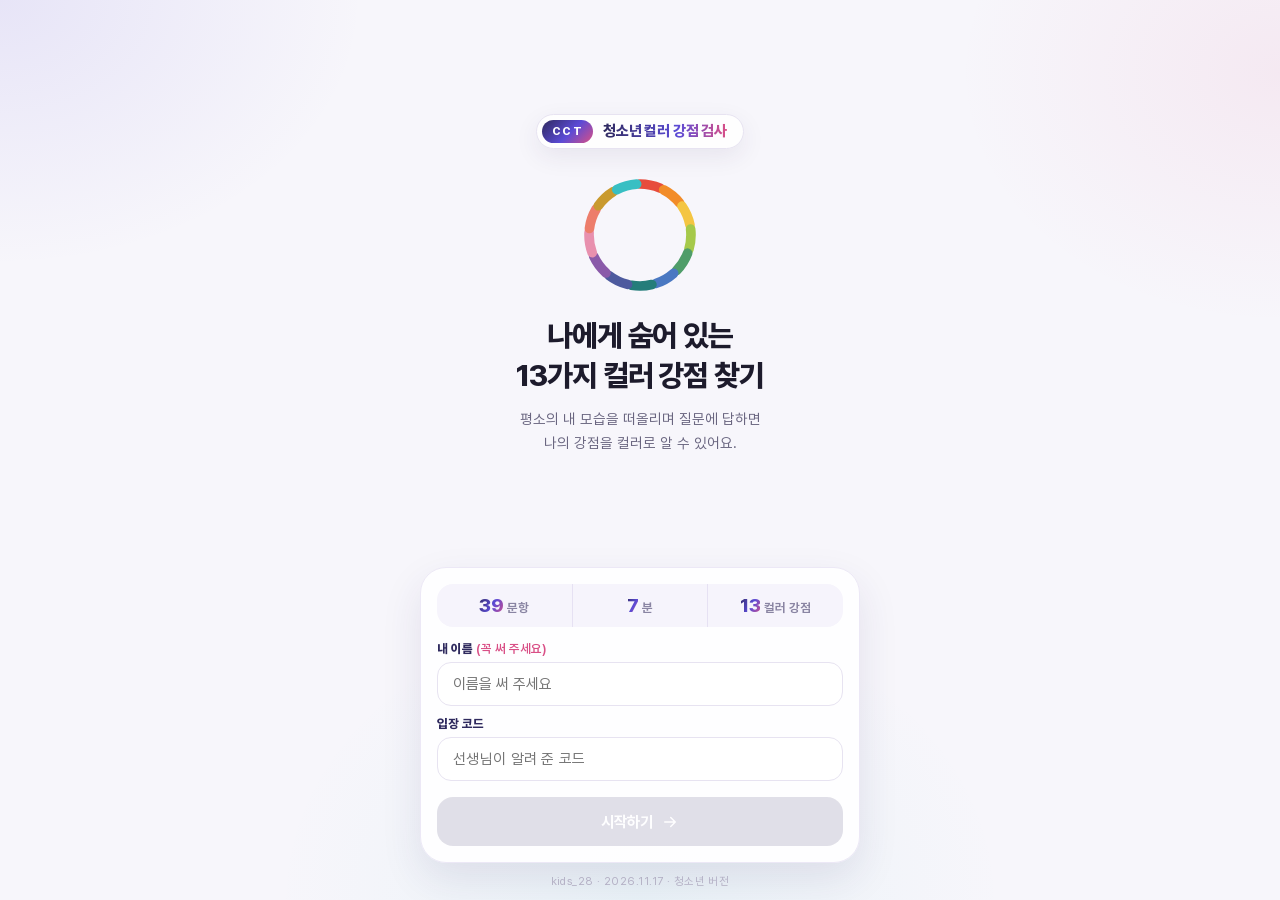
<file: cct-color-strengths-kids/index.html>
<!DOCTYPE html>
<html lang="ko">
<head>
<meta charset="UTF-8" />
<meta name="viewport" content="width=device-width, initial-scale=1.0, viewport-fit=cover" />
<title>청소년 컬러 강점 검사 · CCT</title>
<meta name="description" content="39개의 질문으로 나의 13가지 컬러 강점을 알아보는 CCT 청소년 버전." />
<meta name="theme-color" content="#171227" />

<!-- Open Graph (카카오톡 등 링크 미리보기용) -->
<meta property="og:title" content="청소년 컬러 강점 검사 · CCT" />
<meta property="og:description" content="39개의 질문으로 알아보는 나의 13가지 컬러 강점" />
<meta property="og:type" content="website" />
<meta property="og:url" content="https://cct-color-strengths-kids.vercel.app/" />
<meta property="og:image" content="https://cct-color-strengths-kids.vercel.app/assets/og-teen.jpg" />
<meta property="og:image:width" content="1200" />
<meta property="og:image:height" content="630" />
<meta property="og:image:type" content="image/jpeg" />
<meta property="og:image:alt" content="청소년 컬러 강점 검사 - 13가지 컬러 강점 찾기" />
<meta property="og:site_name" content="CCT 컬러성격강점검사" />
<meta property="og:locale" content="ko_KR" />

<!-- Twitter Card (일부 미리보기 서비스가 참고) -->
<meta name="twitter:card" content="summary_large_image" />
<meta name="twitter:title" content="청소년 컬러 강점 검사 · CCT" />
<meta name="twitter:description" content="39개의 질문으로 알아보는 나의 13가지 컬러 강점" />
<meta name="twitter:image" content="https://cct-color-strengths-kids.vercel.app/assets/og-teen.jpg" />

<link rel="icon" href="data:image/svg+xml,<svg xmlns=%22http://www.w3.org/2000/svg%22 viewBox=%220 0 100 100%22><text y=%22.9em%22 font-size=%2290%22>🎨</text></svg>" />

<link rel="stylesheet" href="css/style.css" />
</head>
<body>

<div id="app">

  <!-- ================= INTRO ================= -->
  <section id="screen-intro" class="screen screen--intro is-active">
    <div class="intro-bg" aria-hidden="true"></div>

    <div class="intro-content">
      <div class="intro-hero">
      <div class="brand-kicker bk-teen"><span class="bk-tag">CCT</span><span class="bk-txt">청소년 컬러 강점 검사</span></div>

      <div class="color-ring" id="colorRing" aria-hidden="true"></div>

      <h1 class="intro-title">나에게 숨어 있는<br />13가지 컬러 강점 찾기</h1>
      <p class="intro-sub">평소의 내 모습을 떠올리며 질문에 답하면<br />나의 강점을 컬러로 알 수 있어요.</p>
      </div>

      <div class="intro-card">

      <div class="intro-meta">
        <div class="meta-chip"><span class="meta-num">39</span><span class="meta-label">문항</span></div>
        <div class="meta-chip"><span class="meta-num">7</span><span class="meta-label">분</span></div>
        <div class="meta-chip"><span class="meta-num">13</span><span class="meta-label">컬러 강점</span></div>
      </div>

      <div class="intro-name-field">
        <label for="userName">내 이름 <span class="required">(꼭 써 주세요)</span></label>
        <input type="text" id="userName" maxlength="12" placeholder="이름을 써 주세요" />
      </div>

      <div class="access-field">
        <label for="accessCode">입장 코드</label>
        <input type="password" id="accessCode" maxlength="24" placeholder="선생님이 알려 준 코드" autocomplete="off" />
        <div class="access-status" id="accessStatus"></div>
      </div>

      <button class="btn btn-primary btn-start" id="btnStart" disabled>
        시작하기
        <svg width="18" height="18" viewBox="0 0 24 24" fill="none"><path d="M5 12h14M13 6l6 6-6 6" stroke="currentColor" stroke-width="2" stroke-linecap="round" stroke-linejoin="round"/></svg>
      </button>
      </div>
      <p class="app-ver">kids_28 · 2026.11.17 · 청소년 버전</p>
    </div>
  </section>

  <!-- ================= QUIZ ================= -->
  <section id="screen-quiz" class="screen screen--quiz">
    <header class="quiz-header">
      <button class="icon-btn" id="btnBack" aria-label="이전 문항">
        <svg width="20" height="20" viewBox="0 0 24 24" fill="none"><path d="M15 6l-6 6 6 6" stroke="currentColor" stroke-width="2" stroke-linecap="round" stroke-linejoin="round"/></svg>
      </button>
      <div class="progress-track">
        <div class="progress-fill" id="progressFill"></div>
      </div>
      <div class="progress-count"><span id="qNum">1</span> / <span id="qTotal">39</span></div>
    </header>

    <div class="quiz-body">
      <div class="quiz-card" id="quizCard">
        <p class="quiz-question" id="quizQuestion">문항이 여기에 표시됩니다.</p>
        <div class="quiz-scale" id="quizScale"></div>
      </div>
    </div>
  </section>

  <!-- ================= RESULT ================= -->
  <section id="screen-result" class="screen screen--result">
    <div class="result-wrap" id="resultWrap">
      <!-- JS가 이 안에 결과 콘텐츠를 채웁니다 -->
    </div>
  </section>

</div>

<script src="js/vendor/html2canvas.min.js"></script>
<script src="js/vendor/jspdf.umd.min.js"></script>
<script src="js/data.js"></script>
<script src="js/cct-rank.js"></script>
<script src="js/cct-interp.js"></script>
<script src="js/kids-data.js"></script>
<script src="js/kids-jobs.js"></script>
<script src="js/app.js"></script>
</body>
</html>
</file>
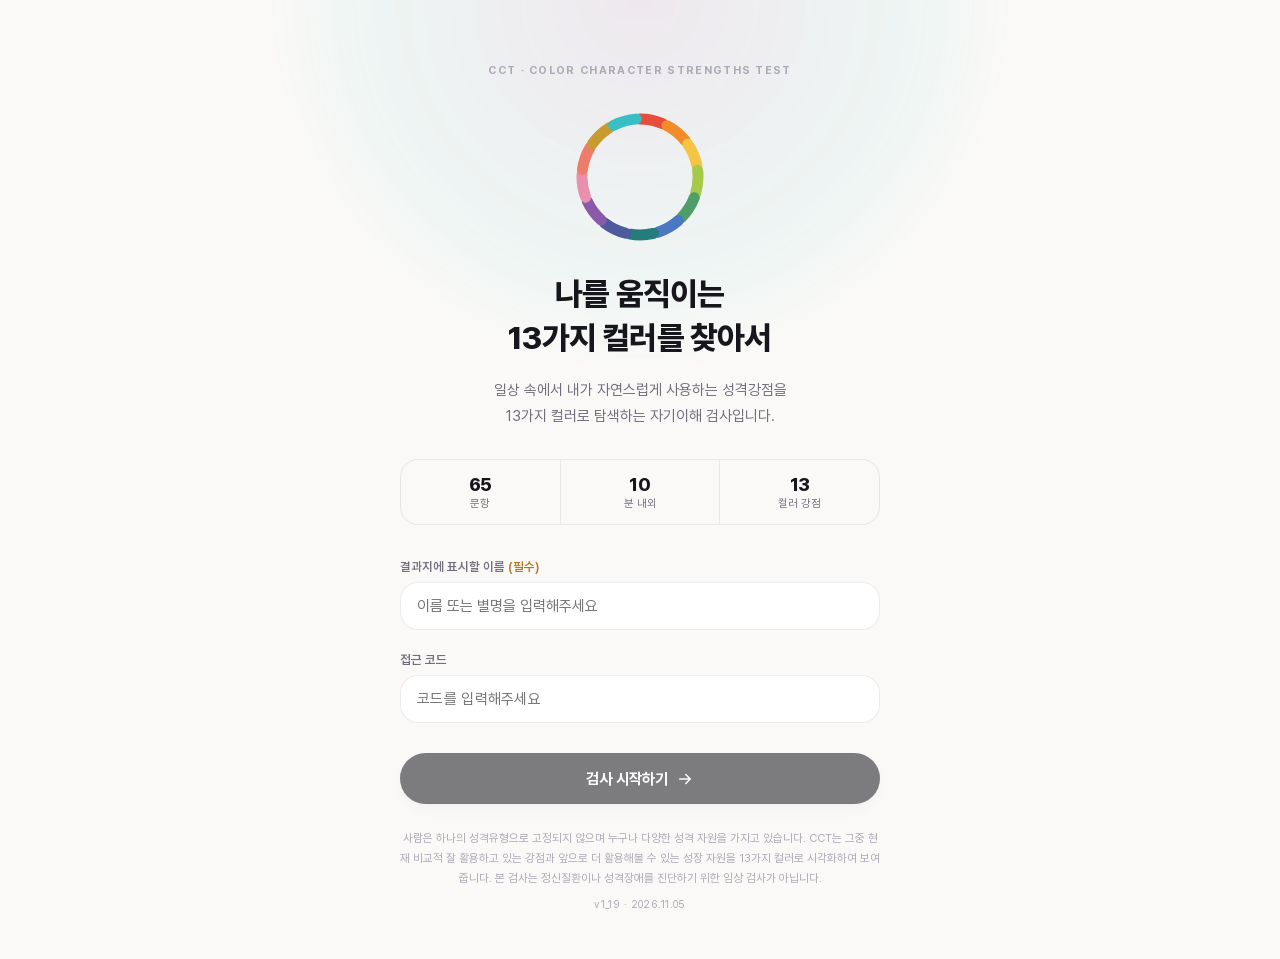
<file: cct-color-strengths-v1_2/index.html>
<!DOCTYPE html>
<html lang="ko">
<head>
<meta charset="UTF-8" />
<meta name="viewport" content="width=device-width, initial-scale=1.0, viewport-fit=cover" />
<title>CCT 컬러성격강점검사</title>
<meta name="description" content="일상에서 내가 자연스럽게 사용하는 성격강점을 13가지 컬러로 발견하는 자기이해 검사, CCT 컬러성격강점검사." />
<meta name="theme-color" content="#171227" />

<!-- Open Graph (카카오톡 등 링크 미리보기용) -->
<meta property="og:title" content="CCT 컬러성격강점검사" />
<meta property="og:description" content="13가지 컬러로 알아보는 나의 성격강점. 지금 바로 무료로 확인해보세요." />
<meta property="og:type" content="website" />
<meta property="og:url" content="https://golden-pavlova-9beebb.netlify.app/" />
<meta property="og:image" content="https://golden-pavlova-9beebb.netlify.app/assets/og-image.png" />
<meta property="og:image:width" content="1200" />
<meta property="og:image:height" content="630" />
<meta property="og:image:alt" content="CCT 컬러성격강점검사 - 13가지 컬러로 찾는 나의 성격강점" />
<meta property="og:site_name" content="CCT 컬러성격강점검사" />
<meta property="og:locale" content="ko_KR" />

<!-- Twitter Card (일부 미리보기 서비스가 참고) -->
<meta name="twitter:card" content="summary_large_image" />
<meta name="twitter:title" content="CCT 컬러성격강점검사" />
<meta name="twitter:description" content="13가지 컬러로 알아보는 나의 성격강점. 지금 바로 무료로 확인해보세요." />
<meta name="twitter:image" content="https://golden-pavlova-9beebb.netlify.app/assets/og-image.png" />

<link rel="icon" href="data:image/svg+xml,<svg xmlns=%22http://www.w3.org/2000/svg%22 viewBox=%220 0 100 100%22><text y=%22.9em%22 font-size=%2290%22>🎨</text></svg>" />

<link rel="stylesheet" href="css/style.css" />
</head>
<body>

<div id="app">

  <!-- ================= INTRO ================= -->
  <section id="screen-intro" class="screen screen--intro is-active">
    <div class="intro-bg" aria-hidden="true"></div>

    <div class="intro-content">
      <div class="brand-kicker">CCT · COLOR CHARACTER STRENGTHS TEST</div>

      <div class="color-ring" id="colorRing" aria-hidden="true"></div>

      <h1 class="intro-title">나를 움직이는<br />13가지 컬러를 찾아서</h1>
      <p class="intro-sub">
        일상 속에서 내가 자연스럽게 사용하는 성격강점을<br class="brOnly" />
        13가지 컬러로 탐색하는 자기이해 검사입니다.
      </p>

      <div class="intro-meta">
        <div class="meta-chip"><span class="meta-num">65</span><span class="meta-label">문항</span></div>
        <div class="meta-chip"><span class="meta-num">10</span><span class="meta-label">분 내외</span></div>
        <div class="meta-chip"><span class="meta-num">13</span><span class="meta-label">컬러 강점</span></div>
      </div>

      <div class="intro-name-field">
        <label for="userName">결과지에 표시할 이름 <span class="required">(필수)</span></label>
        <input type="text" id="userName" maxlength="12" placeholder="이름 또는 별명을 입력해주세요" />
      </div>

      <div class="access-field">
        <label for="accessCode">접근 코드</label>
        <input type="password" id="accessCode" maxlength="24" placeholder="코드를 입력해주세요" autocomplete="off" />
        <div class="access-status" id="accessStatus"></div>
      </div>

      <button class="btn btn-primary btn-start" id="btnStart" disabled>
        검사 시작하기
        <svg width="18" height="18" viewBox="0 0 24 24" fill="none"><path d="M5 12h14M13 6l6 6-6 6" stroke="currentColor" stroke-width="2" stroke-linecap="round" stroke-linejoin="round"/></svg>
      </button>

      <p class="intro-fineprint">
        사람은 하나의 성격유형으로 고정되지 않으며 누구나 다양한 성격 자원을 가지고 있습니다. CCT는 그중 현재 비교적 잘 활용하고 있는 강점과
        앞으로 더 활용해볼 수 있는 성장 자원을 13가지 컬러로 시각화하여 보여줍니다. 본 검사는 정신질환이나 성격장애를 진단하기 위한 임상 검사가 아닙니다.
      </p>
      <p class="app-ver">v1_19 · 2026.11.05</p>
    </div>
  </section>

  <!-- ================= QUIZ ================= -->
  <section id="screen-quiz" class="screen screen--quiz">
    <header class="quiz-header">
      <button class="icon-btn" id="btnBack" aria-label="이전 문항">
        <svg width="20" height="20" viewBox="0 0 24 24" fill="none"><path d="M15 6l-6 6 6 6" stroke="currentColor" stroke-width="2" stroke-linecap="round" stroke-linejoin="round"/></svg>
      </button>
      <div class="progress-track">
        <div class="progress-fill" id="progressFill"></div>
      </div>
      <div class="progress-count"><span id="qNum">1</span> / <span id="qTotal">65</span></div>
    </header>

    <div class="quiz-body">
      <div class="quiz-card" id="quizCard">
        <p class="quiz-question" id="quizQuestion">문항이 여기에 표시됩니다.</p>
        <div class="quiz-scale" id="quizScale"></div>
      </div>
    </div>
  </section>

  <!-- ================= RESULT ================= -->
  <section id="screen-result" class="screen screen--result">
    <div class="result-wrap" id="resultWrap">
      <!-- JS가 이 안에 결과 콘텐츠를 채웁니다 -->
    </div>
  </section>

</div>

<script src="js/vendor/html2canvas.min.js"></script>
<script src="js/vendor/jspdf.umd.min.js"></script>
<script src="js/data.js"></script>
<script src="js/cct-rank.js"></script>
<script src="js/cct-interp.js"></script>
<script src="js/app.js"></script>
</body>
</html>
</file>
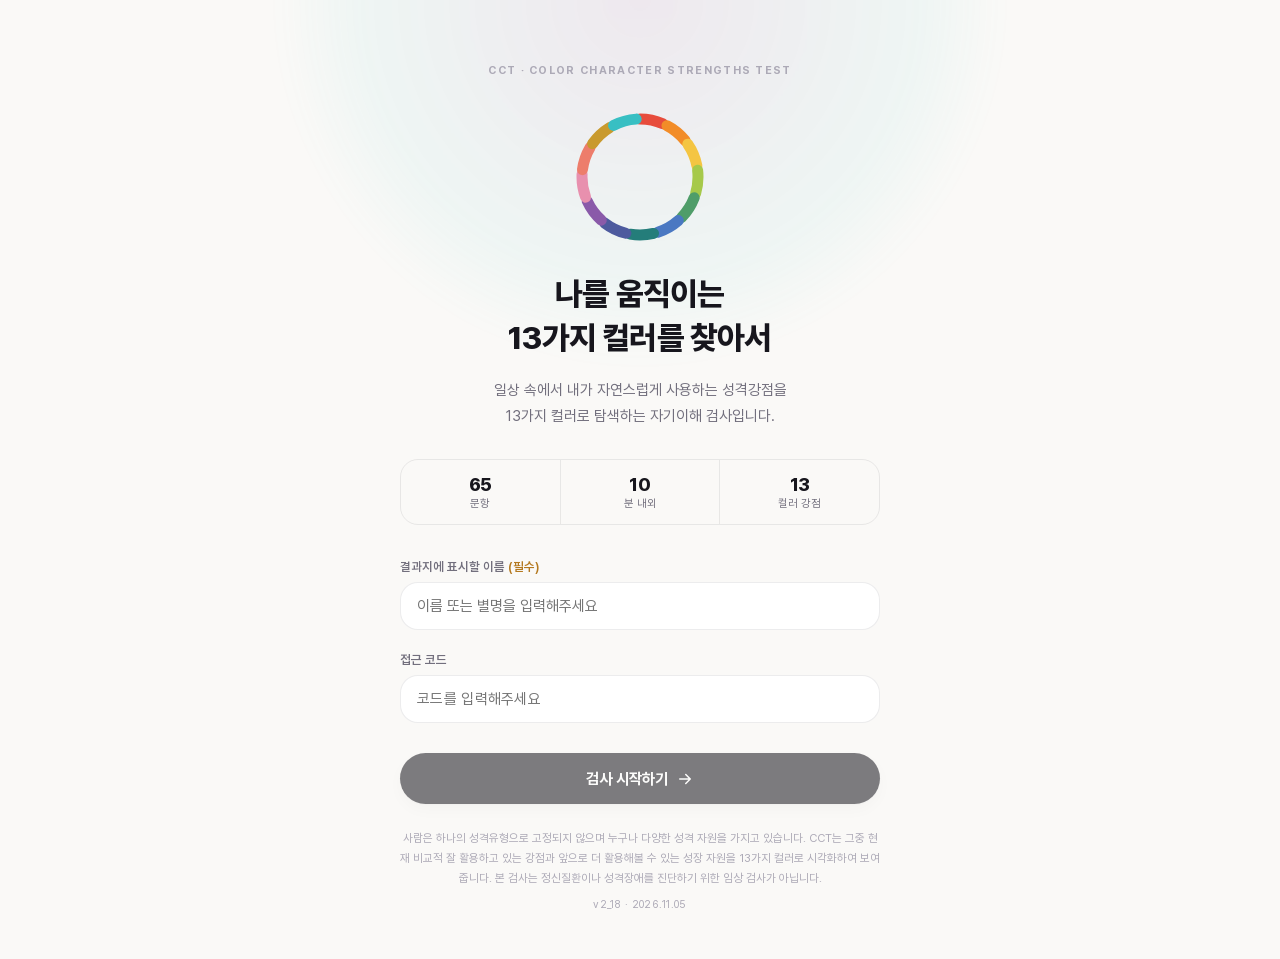
<file: cct-color-strengths-v2_1/index.html>
<!DOCTYPE html>
<html lang="ko">
<head>
<meta charset="UTF-8" />
<meta name="viewport" content="width=device-width, initial-scale=1.0, viewport-fit=cover" />
<title>CCT 컬러성격강점검사</title>
<meta name="description" content="일상에서 내가 자연스럽게 사용하는 성격강점을 13가지 컬러로 발견하는 자기이해 검사, CCT 컬러성격강점검사." />
<meta name="theme-color" content="#171227" />

<!-- Open Graph (카카오톡 등 링크 미리보기용) -->
<meta property="og:title" content="CCT 컬러성격강점검사" />
<meta property="og:description" content="13가지 컬러로 알아보는 나의 성격강점. 지금 바로 무료로 확인해보세요." />
<meta property="og:type" content="website" />
<meta property="og:url" content="https://golden-pavlova-9beebb.netlify.app/" />
<meta property="og:image" content="https://golden-pavlova-9beebb.netlify.app/assets/og-image.png" />
<meta property="og:image:width" content="1200" />
<meta property="og:image:height" content="630" />
<meta property="og:image:alt" content="CCT 컬러성격강점검사 - 13가지 컬러로 찾는 나의 성격강점" />
<meta property="og:site_name" content="CCT 컬러성격강점검사" />
<meta property="og:locale" content="ko_KR" />

<!-- Twitter Card (일부 미리보기 서비스가 참고) -->
<meta name="twitter:card" content="summary_large_image" />
<meta name="twitter:title" content="CCT 컬러성격강점검사" />
<meta name="twitter:description" content="13가지 컬러로 알아보는 나의 성격강점. 지금 바로 무료로 확인해보세요." />
<meta name="twitter:image" content="https://golden-pavlova-9beebb.netlify.app/assets/og-image.png" />

<link rel="icon" href="data:image/svg+xml,<svg xmlns=%22http://www.w3.org/2000/svg%22 viewBox=%220 0 100 100%22><text y=%22.9em%22 font-size=%2290%22>🎨</text></svg>" />

<link rel="stylesheet" href="css/style.css" />
</head>
<body>

<div id="app">

  <!-- ================= INTRO ================= -->
  <section id="screen-intro" class="screen screen--intro is-active">
    <div class="intro-bg" aria-hidden="true"></div>

    <div class="intro-content">
      <div class="brand-kicker">CCT · COLOR CHARACTER STRENGTHS TEST</div>

      <div class="color-ring" id="colorRing" aria-hidden="true"></div>

      <h1 class="intro-title">나를 움직이는<br />13가지 컬러를 찾아서</h1>
      <p class="intro-sub">
        일상 속에서 내가 자연스럽게 사용하는 성격강점을<br class="brOnly" />
        13가지 컬러로 탐색하는 자기이해 검사입니다.
      </p>

      <div class="intro-meta">
        <div class="meta-chip"><span class="meta-num">65</span><span class="meta-label">문항</span></div>
        <div class="meta-chip"><span class="meta-num">10</span><span class="meta-label">분 내외</span></div>
        <div class="meta-chip"><span class="meta-num">13</span><span class="meta-label">컬러 강점</span></div>
      </div>

      <div class="intro-name-field">
        <label for="userName">결과지에 표시할 이름 <span class="required">(필수)</span></label>
        <input type="text" id="userName" maxlength="12" placeholder="이름 또는 별명을 입력해주세요" />
      </div>

      <div class="access-field">
        <label for="accessCode">접근 코드</label>
        <input type="password" id="accessCode" maxlength="24" placeholder="코드를 입력해주세요" autocomplete="off" />
        <div class="access-status" id="accessStatus"></div>
      </div>

      <button class="btn btn-primary btn-start" id="btnStart" disabled>
        검사 시작하기
        <svg width="18" height="18" viewBox="0 0 24 24" fill="none"><path d="M5 12h14M13 6l6 6-6 6" stroke="currentColor" stroke-width="2" stroke-linecap="round" stroke-linejoin="round"/></svg>
      </button>

      <p class="intro-fineprint">
        사람은 하나의 성격유형으로 고정되지 않으며 누구나 다양한 성격 자원을 가지고 있습니다. CCT는 그중 현재 비교적 잘 활용하고 있는 강점과
        앞으로 더 활용해볼 수 있는 성장 자원을 13가지 컬러로 시각화하여 보여줍니다. 본 검사는 정신질환이나 성격장애를 진단하기 위한 임상 검사가 아닙니다.
      </p>
      <p class="app-ver">v2_18 · 2026.11.05</p>
    </div>
  </section>

  <!-- ================= QUIZ ================= -->
  <section id="screen-quiz" class="screen screen--quiz">
    <header class="quiz-header">
      <button class="icon-btn" id="btnBack" aria-label="이전 문항">
        <svg width="20" height="20" viewBox="0 0 24 24" fill="none"><path d="M15 6l-6 6 6 6" stroke="currentColor" stroke-width="2" stroke-linecap="round" stroke-linejoin="round"/></svg>
      </button>
      <div class="progress-track">
        <div class="progress-fill" id="progressFill"></div>
      </div>
      <div class="progress-count"><span id="qNum">1</span> / <span id="qTotal">65</span></div>
    </header>

    <div class="quiz-body">
      <div class="quiz-card" id="quizCard">
        <p class="quiz-question" id="quizQuestion">문항이 여기에 표시됩니다.</p>
        <div class="quiz-scale" id="quizScale"></div>
      </div>
    </div>
  </section>

  <!-- ================= RESULT ================= -->
  <section id="screen-result" class="screen screen--result">
    <div class="result-wrap" id="resultWrap">
      <!-- JS가 이 안에 결과 콘텐츠를 채웁니다 -->
    </div>
  </section>

</div>

<script src="js/vendor/html2canvas.min.js"></script>
<script src="js/vendor/jspdf.umd.min.js"></script>
<script src="js/data.js"></script>
<script src="js/cct-rank.js"></script>
<script src="js/cct-interp.js"></script>
<script src="js/app.js"></script>
</body>
</html>
</file>
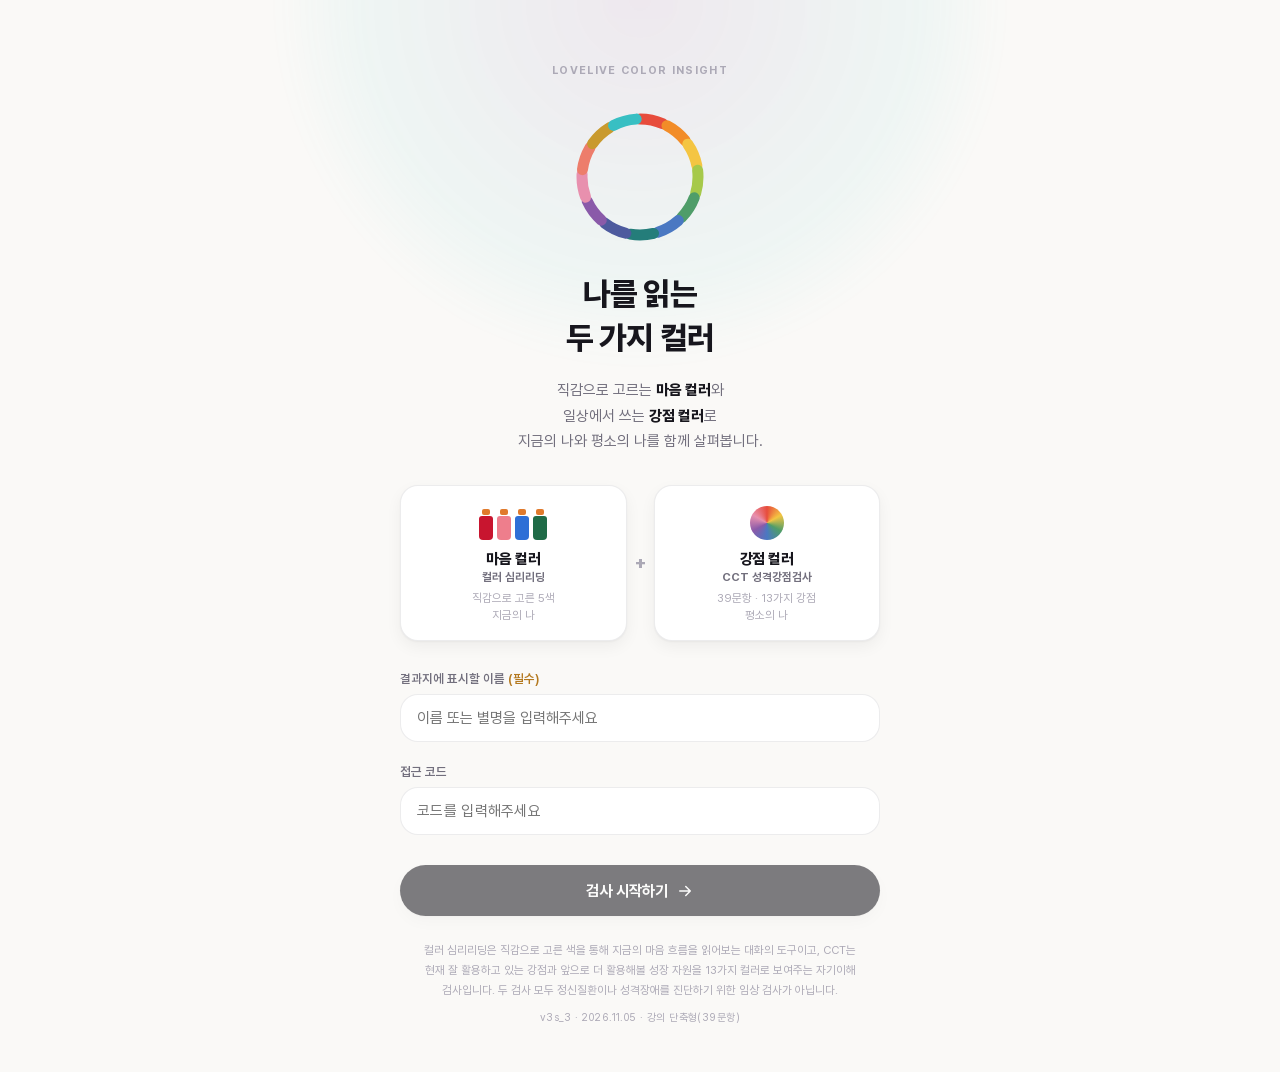
<file: cct-color-strengths-v3-short/index.html>
<!DOCTYPE html>
<html lang="ko">
<head>
<meta charset="UTF-8" />
<meta name="viewport" content="width=device-width, initial-scale=1.0, viewport-fit=cover" />
<title>나를 읽는 두 가지 컬러 (강의 단축형) · 럽리브 컬러 인사이트</title>
<meta name="description" content="마음 컬러와 강점 컬러 온라인 검사" />
<meta name="theme-color" content="#171227" />

<!-- Open Graph (카카오톡 등 링크 미리보기용) -->
<meta property="og:title" content="나를 읽는 두 가지 컬러" />
<meta property="og:description" content="마음 컬러와 강점 컬러 온라인 검사" />
<meta property="og:type" content="website" />
<!-- og:url 은 일부러 넣지 않습니다. 실제 Vercel 주소와 다르면 카카오톡이 엉뚱한 주소를
     다시 읽으러 가서 미리보기가 깨지기 때문입니다. 공유한 링크 주소가 그대로 쓰입니다. -->
<!-- 미리보기 이미지는 GitHub 원본 주소로 고정: Vercel 주소가 바뀌어도 항상 열립니다. -->
<meta property="og:image" content="https://cdn.jsdelivr.net/gh/goondoing7-hue/cct-color-strengths@main/cct-color-strengths-v3/assets/og-image-v3b.png" />
<meta property="og:image:secure_url" content="https://cdn.jsdelivr.net/gh/goondoing7-hue/cct-color-strengths@main/cct-color-strengths-v3/assets/og-image-v3b.png" />
<meta property="og:image:type" content="image/png" />
<meta property="og:image:width" content="1200" />
<meta property="og:image:height" content="630" />
<meta property="og:image:alt" content="나를 읽는 두 가지 컬러 - 마음 컬러(컬러 심리리딩)와 강점 컬러(CCT)" />
<meta property="og:site_name" content="럽리브 컬러 인사이트" />
<meta property="og:locale" content="ko_KR" />

<!-- Twitter Card (일부 미리보기 서비스가 참고) -->
<meta name="twitter:card" content="summary_large_image" />
<meta name="twitter:title" content="나를 읽는 두 가지 컬러" />
<meta name="twitter:description" content="마음 컬러와 강점 컬러 온라인 검사" />
<meta name="twitter:image" content="https://cdn.jsdelivr.net/gh/goondoing7-hue/cct-color-strengths@main/cct-color-strengths-v3/assets/og-image-v3b.png" />

<link rel="icon" href="data:image/svg+xml,<svg xmlns=%22http://www.w3.org/2000/svg%22 viewBox=%220 0 100 100%22><text y=%22.9em%22 font-size=%2290%22>🎨</text></svg>" />

<link rel="stylesheet" href="css/style.css" />
</head>
<body>

<div id="app">

  <!-- ================= INTRO ================= -->
  <section id="screen-intro" class="screen screen--intro is-active">
    <div class="intro-bg" aria-hidden="true"></div>

    <div class="intro-content">
      <div class="brand-kicker">LOVELIVE COLOR INSIGHT</div>

      <div class="color-ring" id="colorRing" aria-hidden="true"></div>

      <h1 class="intro-title">나를 읽는<br />두 가지 컬러</h1>
      <p class="intro-sub">
        직감으로 고르는 <b>마음 컬러</b>와<br />
        일상에서 쓰는 <b>강점 컬러</b>로<br />
        지금의 나와 평소의 나를 함께 살펴봅니다.
      </p>

      <div class="intro-duo">
        <div class="duo-card">
          <div class="duo-visual duo-bottles" aria-hidden="true">
            <i style="--c:#C8152F"></i><i style="--c:#EE7E8C"></i><i style="--c:#2E6FD6"></i><i style="--c:#1F6B47"></i>
          </div>
          <div class="duo-label">마음 컬러</div>
          <div class="duo-name">컬러 심리리딩</div>
          <div class="duo-desc">직감으로 고른 5색<br />지금의 나</div>
        </div>
        <div class="duo-plus" aria-hidden="true">+</div>
        <div class="duo-card">
          <div class="duo-visual" aria-hidden="true"><span class="duo-ring"></span></div>
          <div class="duo-label">강점 컬러</div>
          <div class="duo-name">CCT 성격강점검사</div>
          <div class="duo-desc">39문항 · 13가지 강점<br />평소의 나</div>
        </div>
      </div>

      <div class="intro-name-field">
        <label for="userName">결과지에 표시할 이름 <span class="required">(필수)</span></label>
        <input type="text" id="userName" maxlength="12" placeholder="이름 또는 별명을 입력해주세요" />
      </div>

      <div class="access-field">
        <label for="accessCode">접근 코드</label>
        <input type="password" id="accessCode" maxlength="24" placeholder="코드를 입력해주세요" autocomplete="off" />
        <div class="access-status" id="accessStatus"></div>
      </div>

      <button class="btn btn-primary btn-start" id="btnStart" disabled>
        검사 시작하기
        <svg width="18" height="18" viewBox="0 0 24 24" fill="none"><path d="M5 12h14M13 6l6 6-6 6" stroke="currentColor" stroke-width="2" stroke-linecap="round" stroke-linejoin="round"/></svg>
      </button>

      <p class="intro-fineprint">
        컬러 심리리딩은 직감으로 고른 색을 통해 지금의 마음 흐름을 읽어보는 대화의 도구이고, CCT는 현재 잘 활용하고 있는 강점과
        앞으로 더 활용해볼 성장 자원을 13가지 컬러로 보여주는 자기이해 검사입니다. 두 검사 모두 정신질환이나 성격장애를 진단하기 위한 임상 검사가 아닙니다.
      </p>
      <p class="app-ver">v3s_3 · 2026.11.05 · 강의 단축형(39문항)</p>
    </div>
  </section>

  <!-- ================= MODE SELECT (강의용 · 검사 방식 선택) ================= -->
  <section id="screen-mode" class="screen screen--mode">
    <div class="mode-wrap">
      <button type="button" class="icon-btn mode-back" id="btnModeBack" aria-label="이전으로">
        <svg width="20" height="20" viewBox="0 0 24 24" fill="none"><path d="M15 6l-6 6 6 6" stroke="currentColor" stroke-width="2" stroke-linecap="round" stroke-linejoin="round"/></svg>
      </button>
      <div class="mode-kicker">검사 방식 선택</div>
      <h2 class="mode-title">어떤 검사를 진행할까요?</h2>
      <p class="mode-sub">진행할 검사를 하나 고른 뒤 <b>선택 완료</b>를 눌러주세요. 고른 검사의 결과와 PDF 리포트를 바로 받아보실 수 있어요.</p>

      <button type="button" class="mode-card" data-mode="cr" aria-pressed="false">
        <span class="mode-icon mode-icon--cr" aria-hidden="true"><i style="background:#C8152F"></i><i style="background:#F3C21B"></i><i style="background:#2E6FD6"></i><i style="background:#1F6B47"></i></span>
        <span class="mode-body">
          <span class="mode-name">컬러 심리리딩</span>
          <span class="mode-desc">직감으로 5개 색을 골라 지금의 <b>마음 컬러</b>를 읽어요. 과거·현재·앞으로 바라는 나에게 보내는 메시지를 받아요.</span>
          <span class="mode-meta">컬러 5개 선택 · 약 3분</span>
        </span>
        <span class="mode-check" aria-hidden="true"><svg width="14" height="14" viewBox="0 0 24 24" fill="none"><path d="M5 12.5l4.5 4.5L19 7.5" stroke="currentColor" stroke-width="3" stroke-linecap="round" stroke-linejoin="round"/></svg></span>
      </button>

      <button type="button" class="mode-card" data-mode="cct" aria-pressed="false">
        <span class="mode-icon mode-icon--cct" aria-hidden="true"></span>
        <span class="mode-body">
          <span class="mode-name">CCT 컬러성격강점검사</span>
          <span class="mode-desc">39문항으로 평소의 <b>강점 컬러</b>, 일상에서 자주 쓰는 13가지 성격강점을 찾아요.</span>
          <span class="mode-meta">39문항 · 약 5분</span>
        </span>
        <span class="mode-check" aria-hidden="true"><svg width="14" height="14" viewBox="0 0 24 24" fill="none"><path d="M5 12.5l4.5 4.5L19 7.5" stroke="currentColor" stroke-width="3" stroke-linecap="round" stroke-linejoin="round"/></svg></span>
      </button>

      <button type="button" class="mode-card mode-card--both" data-mode="both" aria-pressed="false">
        <span class="mode-badge">추천</span>
        <span class="mode-icon mode-icon--both" aria-hidden="true"><i style="background:#C8152F"></i><i style="background:#F3C21B"></i><i style="background:#2E6FD6"></i><i style="background:#1F6B47"></i></span>
        <span class="mode-body">
          <span class="mode-name">컬러리딩 + CCT</span>
          <span class="mode-desc">마음 컬러와 강점 컬러, <b>두 가지 컬러</b>를 이어서 보고 결과를 한 번에 받아요.</span>
          <span class="mode-meta">컬러 5개 + 39문항 · 약 8분</span>
        </span>
        <span class="mode-check" aria-hidden="true"><svg width="14" height="14" viewBox="0 0 24 24" fill="none"><path d="M5 12.5l4.5 4.5L19 7.5" stroke="currentColor" stroke-width="3" stroke-linecap="round" stroke-linejoin="round"/></svg></span>
      </button>

      <button type="button" class="btn btn-primary mode-confirm" id="btnModeConfirm" disabled>
        선택 완료
        <svg width="18" height="18" viewBox="0 0 24 24" fill="none"><path d="M5 12h14M13 6l6 6-6 6" stroke="currentColor" stroke-width="2" stroke-linecap="round" stroke-linejoin="round"/></svg>
      </button>
      <p class="mode-hint" id="modeHint">검사를 선택해주세요</p>
    </div>
  </section>

  <!-- ================= COLOR PICK (강의용 · 컬러 심리리딩) ================= -->
  <section id="screen-colorpick" class="screen screen--colorpick">
    <div class="cr-pick-wrap">
      <div class="cr-pick-kicker">STEP 1 · 컬러 심리리딩</div>
      <div class="cr-breath">
        평소 좋아하는 색이 아니라, 지금 이 순간 <b>직감</b>으로 눈에 띄는 색을 골라주세요.
        고른 색에 좋고 나쁨은 없어요.
      </div>
      <div id="crPickBody"></div>
    </div>
  </section>

  <!-- ================= QUIZ ================= -->
  <section id="screen-quiz" class="screen screen--quiz">
    <header class="quiz-header">
      <button class="icon-btn" id="btnBack" aria-label="이전 문항">
        <svg width="20" height="20" viewBox="0 0 24 24" fill="none"><path d="M15 6l-6 6 6 6" stroke="currentColor" stroke-width="2" stroke-linecap="round" stroke-linejoin="round"/></svg>
      </button>
      <div class="progress-track">
        <div class="progress-fill" id="progressFill"></div>
      </div>
      <div class="progress-count"><span id="qNum">1</span> / <span id="qTotal">39</span></div>
    </header>

    <div class="quiz-body">
      <div class="quiz-card" id="quizCard">
        <p class="quiz-question" id="quizQuestion">문항이 여기에 표시됩니다.</p>
        <div class="quiz-scale" id="quizScale"></div>
      </div>
    </div>
  </section>

  <!-- ================= RESULT ================= -->
  <section id="screen-result" class="screen screen--result">
    <div class="result-wrap" id="resultWrap">
      <!-- JS가 이 안에 결과 콘텐츠를 채웁니다 -->
    </div>
  </section>

</div>

<script src="js/vendor/html2canvas.min.js"></script>
<script src="js/vendor/jspdf.umd.min.js"></script>
<script src="js/data.js"></script>
<script src="js/cct-rank.js"></script>
<script src="js/cct-interp.js"></script>
<script src="js/colorreading-data.js"></script>
<script src="js/cr-interp.js"></script>
<script src="js/colorreading.js"></script>
<script src="js/app.js"></script>
</body>
</html>
</file>
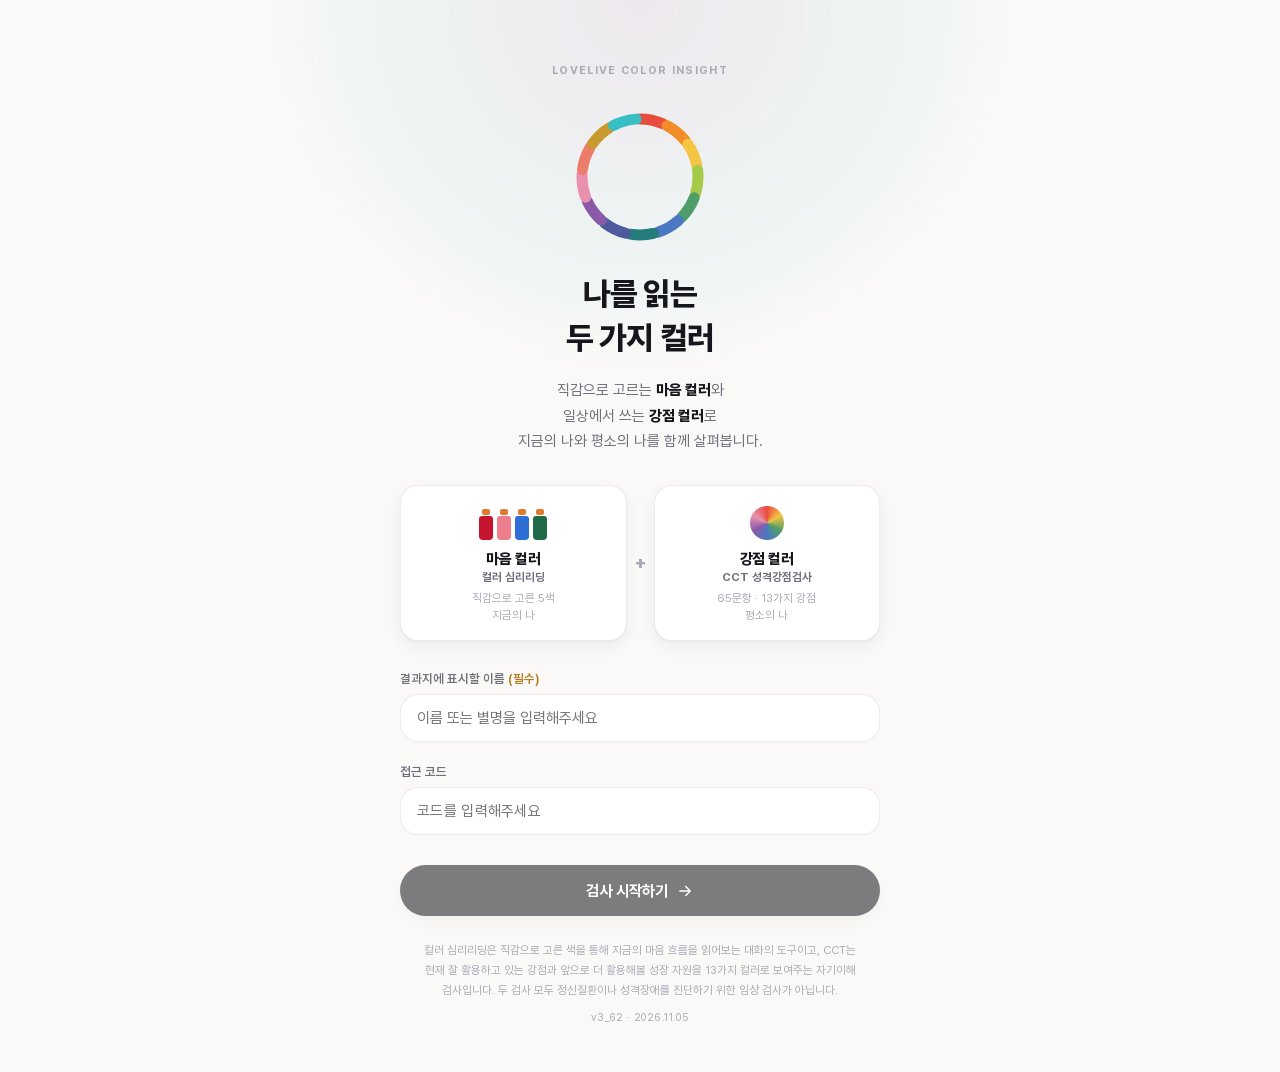
<file: cct-color-strengths-v3/index.html>
<!DOCTYPE html>
<html lang="ko">
<head>
<meta charset="UTF-8" />
<meta name="viewport" content="width=device-width, initial-scale=1.0, viewport-fit=cover" />
<title>나를 읽는 두 가지 컬러 · 럽리브 컬러 인사이트</title>
<meta name="description" content="마음 컬러와 강점 컬러 온라인 검사" />
<meta name="theme-color" content="#171227" />

<!-- Open Graph (카카오톡 등 링크 미리보기용) -->
<meta property="og:title" content="나를 읽는 두 가지 컬러" />
<meta property="og:description" content="마음 컬러와 강점 컬러 온라인 검사" />
<meta property="og:type" content="website" />
<!-- og:url 은 일부러 넣지 않습니다. 실제 Vercel 주소와 다르면 카카오톡이 엉뚱한 주소를
     다시 읽으러 가서 미리보기가 깨지기 때문입니다. 공유한 링크 주소가 그대로 쓰입니다. -->
<!-- 미리보기 이미지는 GitHub 원본 주소로 고정: Vercel 주소가 바뀌어도 항상 열립니다. -->
<meta property="og:image" content="https://cdn.jsdelivr.net/gh/goondoing7-hue/cct-color-strengths@main/cct-color-strengths-v3/assets/og-image-v3b.png" />
<meta property="og:image:secure_url" content="https://cdn.jsdelivr.net/gh/goondoing7-hue/cct-color-strengths@main/cct-color-strengths-v3/assets/og-image-v3b.png" />
<meta property="og:image:type" content="image/png" />
<meta property="og:image:width" content="1200" />
<meta property="og:image:height" content="630" />
<meta property="og:image:alt" content="나를 읽는 두 가지 컬러 - 마음 컬러(컬러 심리리딩)와 강점 컬러(CCT)" />
<meta property="og:site_name" content="럽리브 컬러 인사이트" />
<meta property="og:locale" content="ko_KR" />

<!-- Twitter Card (일부 미리보기 서비스가 참고) -->
<meta name="twitter:card" content="summary_large_image" />
<meta name="twitter:title" content="나를 읽는 두 가지 컬러" />
<meta name="twitter:description" content="마음 컬러와 강점 컬러 온라인 검사" />
<meta name="twitter:image" content="https://cdn.jsdelivr.net/gh/goondoing7-hue/cct-color-strengths@main/cct-color-strengths-v3/assets/og-image-v3b.png" />

<link rel="icon" href="data:image/svg+xml,<svg xmlns=%22http://www.w3.org/2000/svg%22 viewBox=%220 0 100 100%22><text y=%22.9em%22 font-size=%2290%22>🎨</text></svg>" />

<link rel="stylesheet" href="css/style.css" />
</head>
<body>

<div id="app">

  <!-- ================= INTRO ================= -->
  <section id="screen-intro" class="screen screen--intro is-active">
    <div class="intro-bg" aria-hidden="true"></div>

    <div class="intro-content">
      <div class="brand-kicker">LOVELIVE COLOR INSIGHT</div>

      <div class="color-ring" id="colorRing" aria-hidden="true"></div>

      <h1 class="intro-title">나를 읽는<br />두 가지 컬러</h1>
      <p class="intro-sub">
        직감으로 고르는 <b>마음 컬러</b>와<br />
        일상에서 쓰는 <b>강점 컬러</b>로<br />
        지금의 나와 평소의 나를 함께 살펴봅니다.
      </p>

      <div class="intro-duo">
        <div class="duo-card">
          <div class="duo-visual duo-bottles" aria-hidden="true">
            <i style="--c:#C8152F"></i><i style="--c:#EE7E8C"></i><i style="--c:#2E6FD6"></i><i style="--c:#1F6B47"></i>
          </div>
          <div class="duo-label">마음 컬러</div>
          <div class="duo-name">컬러 심리리딩</div>
          <div class="duo-desc">직감으로 고른 5색<br />지금의 나</div>
        </div>
        <div class="duo-plus" aria-hidden="true">+</div>
        <div class="duo-card">
          <div class="duo-visual" aria-hidden="true"><span class="duo-ring"></span></div>
          <div class="duo-label">강점 컬러</div>
          <div class="duo-name">CCT 성격강점검사</div>
          <div class="duo-desc">65문항 · 13가지 강점<br />평소의 나</div>
        </div>
      </div>

      <div class="intro-name-field">
        <label for="userName">결과지에 표시할 이름 <span class="required">(필수)</span></label>
        <input type="text" id="userName" maxlength="12" placeholder="이름 또는 별명을 입력해주세요" />
      </div>

      <div class="access-field">
        <label for="accessCode">접근 코드</label>
        <input type="password" id="accessCode" maxlength="24" placeholder="코드를 입력해주세요" autocomplete="off" />
        <div class="access-status" id="accessStatus"></div>
      </div>

      <button class="btn btn-primary btn-start" id="btnStart" disabled>
        검사 시작하기
        <svg width="18" height="18" viewBox="0 0 24 24" fill="none"><path d="M5 12h14M13 6l6 6-6 6" stroke="currentColor" stroke-width="2" stroke-linecap="round" stroke-linejoin="round"/></svg>
      </button>

      <p class="intro-fineprint">
        컬러 심리리딩은 직감으로 고른 색을 통해 지금의 마음 흐름을 읽어보는 대화의 도구이고, CCT는 현재 잘 활용하고 있는 강점과
        앞으로 더 활용해볼 성장 자원을 13가지 컬러로 보여주는 자기이해 검사입니다. 두 검사 모두 정신질환이나 성격장애를 진단하기 위한 임상 검사가 아닙니다.
      </p>
      <p class="app-ver">v3_62 · 2026.11.05</p>
    </div>
  </section>

  <!-- ================= MODE SELECT (강의용 · 검사 방식 선택) ================= -->
  <section id="screen-mode" class="screen screen--mode">
    <div class="mode-wrap">
      <button type="button" class="icon-btn mode-back" id="btnModeBack" aria-label="이전으로">
        <svg width="20" height="20" viewBox="0 0 24 24" fill="none"><path d="M15 6l-6 6 6 6" stroke="currentColor" stroke-width="2" stroke-linecap="round" stroke-linejoin="round"/></svg>
      </button>
      <div class="mode-kicker">검사 방식 선택</div>
      <h2 class="mode-title">어떤 검사를 진행할까요?</h2>
      <p class="mode-sub">진행할 검사를 하나 고른 뒤 <b>선택 완료</b>를 눌러주세요. 고른 검사의 결과와 PDF 리포트를 바로 받아보실 수 있어요.</p>

      <button type="button" class="mode-card" data-mode="cr" aria-pressed="false">
        <span class="mode-icon mode-icon--cr" aria-hidden="true"><i style="background:#C8152F"></i><i style="background:#F3C21B"></i><i style="background:#2E6FD6"></i><i style="background:#1F6B47"></i></span>
        <span class="mode-body">
          <span class="mode-name">컬러 심리리딩</span>
          <span class="mode-desc">직감으로 5개 색을 골라 지금의 <b>마음 컬러</b>를 읽어요. 과거·현재·앞으로 바라는 나에게 보내는 메시지를 받아요.</span>
          <span class="mode-meta">컬러 5개 선택 · 약 3분</span>
        </span>
        <span class="mode-check" aria-hidden="true"><svg width="14" height="14" viewBox="0 0 24 24" fill="none"><path d="M5 12.5l4.5 4.5L19 7.5" stroke="currentColor" stroke-width="3" stroke-linecap="round" stroke-linejoin="round"/></svg></span>
      </button>

      <button type="button" class="mode-card" data-mode="cct" aria-pressed="false">
        <span class="mode-icon mode-icon--cct" aria-hidden="true"></span>
        <span class="mode-body">
          <span class="mode-name">CCT 컬러성격강점검사</span>
          <span class="mode-desc">65문항으로 평소의 <b>강점 컬러</b>, 일상에서 자주 쓰는 13가지 성격강점을 찾아요.</span>
          <span class="mode-meta">65문항 · 약 10분</span>
        </span>
        <span class="mode-check" aria-hidden="true"><svg width="14" height="14" viewBox="0 0 24 24" fill="none"><path d="M5 12.5l4.5 4.5L19 7.5" stroke="currentColor" stroke-width="3" stroke-linecap="round" stroke-linejoin="round"/></svg></span>
      </button>

      <button type="button" class="mode-card mode-card--both" data-mode="both" aria-pressed="false">
        <span class="mode-badge">추천</span>
        <span class="mode-icon mode-icon--both" aria-hidden="true"><i style="background:#C8152F"></i><i style="background:#F3C21B"></i><i style="background:#2E6FD6"></i><i style="background:#1F6B47"></i></span>
        <span class="mode-body">
          <span class="mode-name">컬러리딩 + CCT</span>
          <span class="mode-desc">마음 컬러와 강점 컬러, <b>두 가지 컬러</b>를 이어서 보고 결과를 한 번에 받아요.</span>
          <span class="mode-meta">컬러 5개 + 65문항 · 약 15분</span>
        </span>
        <span class="mode-check" aria-hidden="true"><svg width="14" height="14" viewBox="0 0 24 24" fill="none"><path d="M5 12.5l4.5 4.5L19 7.5" stroke="currentColor" stroke-width="3" stroke-linecap="round" stroke-linejoin="round"/></svg></span>
      </button>

      <button type="button" class="btn btn-primary mode-confirm" id="btnModeConfirm" disabled>
        선택 완료
        <svg width="18" height="18" viewBox="0 0 24 24" fill="none"><path d="M5 12h14M13 6l6 6-6 6" stroke="currentColor" stroke-width="2" stroke-linecap="round" stroke-linejoin="round"/></svg>
      </button>
      <p class="mode-hint" id="modeHint">검사를 선택해주세요</p>
    </div>
  </section>

  <!-- ================= COLOR PICK (강의용 · 컬러 심리리딩) ================= -->
  <section id="screen-colorpick" class="screen screen--colorpick">
    <div class="cr-pick-wrap">
      <div class="cr-pick-kicker">STEP 1 · 컬러 심리리딩</div>
      <div class="cr-breath">
        평소 좋아하는 색이 아니라, 지금 이 순간 <b>직감</b>으로 눈에 띄는 색을 골라주세요.
        고른 색에 좋고 나쁨은 없어요.
      </div>
      <div id="crPickBody"></div>
    </div>
  </section>

  <!-- ================= QUIZ ================= -->
  <section id="screen-quiz" class="screen screen--quiz">
    <header class="quiz-header">
      <button class="icon-btn" id="btnBack" aria-label="이전 문항">
        <svg width="20" height="20" viewBox="0 0 24 24" fill="none"><path d="M15 6l-6 6 6 6" stroke="currentColor" stroke-width="2" stroke-linecap="round" stroke-linejoin="round"/></svg>
      </button>
      <div class="progress-track">
        <div class="progress-fill" id="progressFill"></div>
      </div>
      <div class="progress-count"><span id="qNum">1</span> / <span id="qTotal">65</span></div>
    </header>

    <div class="quiz-body">
      <div class="quiz-card" id="quizCard">
        <p class="quiz-question" id="quizQuestion">문항이 여기에 표시됩니다.</p>
        <div class="quiz-scale" id="quizScale"></div>
      </div>
    </div>
  </section>

  <!-- ================= RESULT ================= -->
  <section id="screen-result" class="screen screen--result">
    <div class="result-wrap" id="resultWrap">
      <!-- JS가 이 안에 결과 콘텐츠를 채웁니다 -->
    </div>
  </section>

</div>

<script src="js/vendor/html2canvas.min.js"></script>
<script src="js/vendor/jspdf.umd.min.js"></script>
<script src="js/data.js"></script>
<script src="js/cct-rank.js"></script>
<script src="js/cct-interp.js"></script>
<script src="js/colorreading-data.js"></script>
<script src="js/cr-interp.js"></script>
<script src="js/colorreading.js"></script>
<script src="js/app.js"></script>
</body>
</html>
</file>
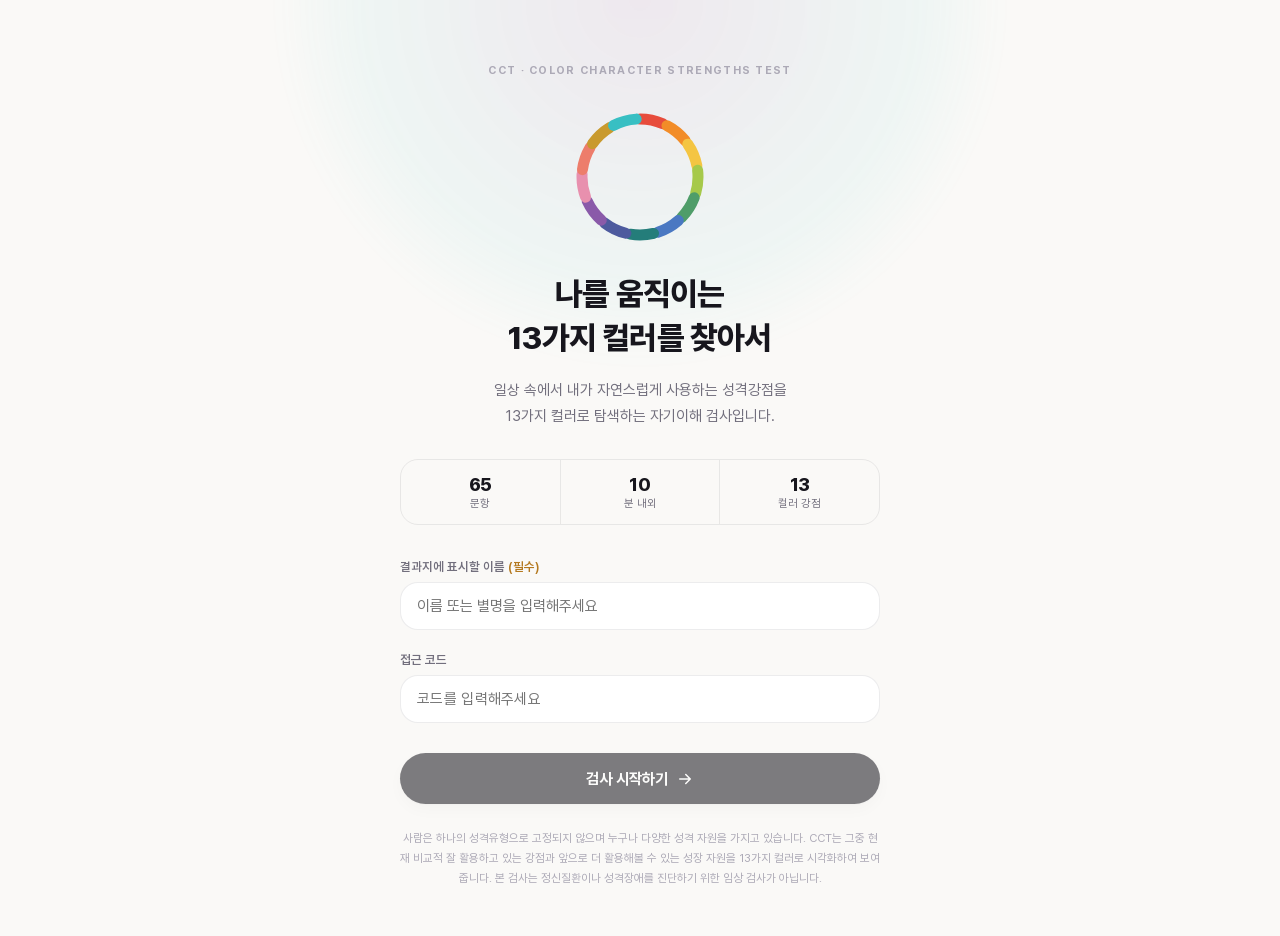
<file: cct-color-strengths-v1_2/cct-color-strengths-v1_3/index.html>
<!DOCTYPE html>
<html lang="ko">
<head>
<meta charset="UTF-8" />
<meta name="viewport" content="width=device-width, initial-scale=1.0, viewport-fit=cover" />
<title>CCT 컬러성격강점검사</title>
<meta name="description" content="일상에서 내가 자연스럽게 사용하는 성격강점을 13가지 컬러로 발견하는 자기이해 검사, CCT 컬러성격강점검사." />
<meta name="theme-color" content="#171227" />

<!-- Open Graph (카카오톡 등 링크 미리보기용) -->
<meta property="og:title" content="CCT 컬러성격강점검사" />
<meta property="og:description" content="13가지 컬러로 알아보는 나의 성격강점. 지금 바로 무료로 확인해보세요." />
<meta property="og:type" content="website" />
<meta property="og:url" content="https://golden-pavlova-9beebb.netlify.app/" />
<meta property="og:image" content="https://golden-pavlova-9beebb.netlify.app/assets/og-image.png" />
<meta property="og:image:width" content="1200" />
<meta property="og:image:height" content="630" />
<meta property="og:image:alt" content="CCT 컬러성격강점검사 - 13가지 컬러로 찾는 나의 성격강점" />
<meta property="og:site_name" content="CCT 컬러성격강점검사" />
<meta property="og:locale" content="ko_KR" />

<!-- Twitter Card (일부 미리보기 서비스가 참고) -->
<meta name="twitter:card" content="summary_large_image" />
<meta name="twitter:title" content="CCT 컬러성격강점검사" />
<meta name="twitter:description" content="13가지 컬러로 알아보는 나의 성격강점. 지금 바로 무료로 확인해보세요." />
<meta name="twitter:image" content="https://golden-pavlova-9beebb.netlify.app/assets/og-image.png" />

<link rel="icon" href="data:image/svg+xml,<svg xmlns=%22http://www.w3.org/2000/svg%22 viewBox=%220 0 100 100%22><text y=%22.9em%22 font-size=%2290%22>🎨</text></svg>" />

<link rel="stylesheet" href="css/style.css" />
</head>
<body>

<div id="app">

  <!-- ================= INTRO ================= -->
  <section id="screen-intro" class="screen screen--intro is-active">
    <div class="intro-bg" aria-hidden="true"></div>

    <div class="intro-content">
      <div class="brand-kicker">CCT · COLOR CHARACTER STRENGTHS TEST</div>

      <div class="color-ring" id="colorRing" aria-hidden="true"></div>

      <h1 class="intro-title">나를 움직이는<br />13가지 컬러를 찾아서</h1>
      <p class="intro-sub">
        일상 속에서 내가 자연스럽게 사용하는 성격강점을<br class="brOnly" />
        13가지 컬러로 탐색하는 자기이해 검사입니다.
      </p>

      <div class="intro-meta">
        <div class="meta-chip"><span class="meta-num">65</span><span class="meta-label">문항</span></div>
        <div class="meta-chip"><span class="meta-num">10</span><span class="meta-label">분 내외</span></div>
        <div class="meta-chip"><span class="meta-num">13</span><span class="meta-label">컬러 강점</span></div>
      </div>

      <div class="intro-name-field">
        <label for="userName">결과지에 표시할 이름 <span class="required">(필수)</span></label>
        <input type="text" id="userName" maxlength="12" placeholder="이름 또는 별명을 입력해주세요" />
      </div>

      <div class="access-field">
        <label for="accessCode">접근 코드</label>
        <input type="password" id="accessCode" maxlength="24" placeholder="코드를 입력해주세요" autocomplete="off" />
        <div class="access-status" id="accessStatus"></div>
      </div>

      <button class="btn btn-primary btn-start" id="btnStart" disabled>
        검사 시작하기
        <svg width="18" height="18" viewBox="0 0 24 24" fill="none"><path d="M5 12h14M13 6l6 6-6 6" stroke="currentColor" stroke-width="2" stroke-linecap="round" stroke-linejoin="round"/></svg>
      </button>

      <p class="intro-fineprint">
        사람은 하나의 성격유형으로 고정되지 않으며 누구나 다양한 성격 자원을 가지고 있습니다. CCT는 그중 현재 비교적 잘 활용하고 있는 강점과
        앞으로 더 활용해볼 수 있는 성장 자원을 13가지 컬러로 시각화하여 보여줍니다. 본 검사는 정신질환이나 성격장애를 진단하기 위한 임상 검사가 아닙니다.
      </p>
    </div>
  </section>

  <!-- ================= QUIZ ================= -->
  <section id="screen-quiz" class="screen screen--quiz">
    <header class="quiz-header">
      <button class="icon-btn" id="btnBack" aria-label="이전 문항">
        <svg width="20" height="20" viewBox="0 0 24 24" fill="none"><path d="M15 6l-6 6 6 6" stroke="currentColor" stroke-width="2" stroke-linecap="round" stroke-linejoin="round"/></svg>
      </button>
      <div class="progress-track">
        <div class="progress-fill" id="progressFill"></div>
      </div>
      <div class="progress-count"><span id="qNum">1</span> / <span id="qTotal">65</span></div>
    </header>

    <div class="quiz-body">
      <div class="quiz-card" id="quizCard">
        <p class="quiz-question" id="quizQuestion">문항이 여기에 표시됩니다.</p>
        <div class="quiz-scale" id="quizScale"></div>
      </div>
    </div>
  </section>

  <!-- ================= RESULT ================= -->
  <section id="screen-result" class="screen screen--result">
    <div class="result-wrap" id="resultWrap">
      <!-- JS가 이 안에 결과 콘텐츠를 채웁니다 -->
    </div>
  </section>

</div>

<script src="js/vendor/html2canvas.min.js"></script>
<script src="js/vendor/jspdf.umd.min.js"></script>
<script src="js/data.js"></script>
<script src="js/app.js"></script>
</body>
</html>
</file>
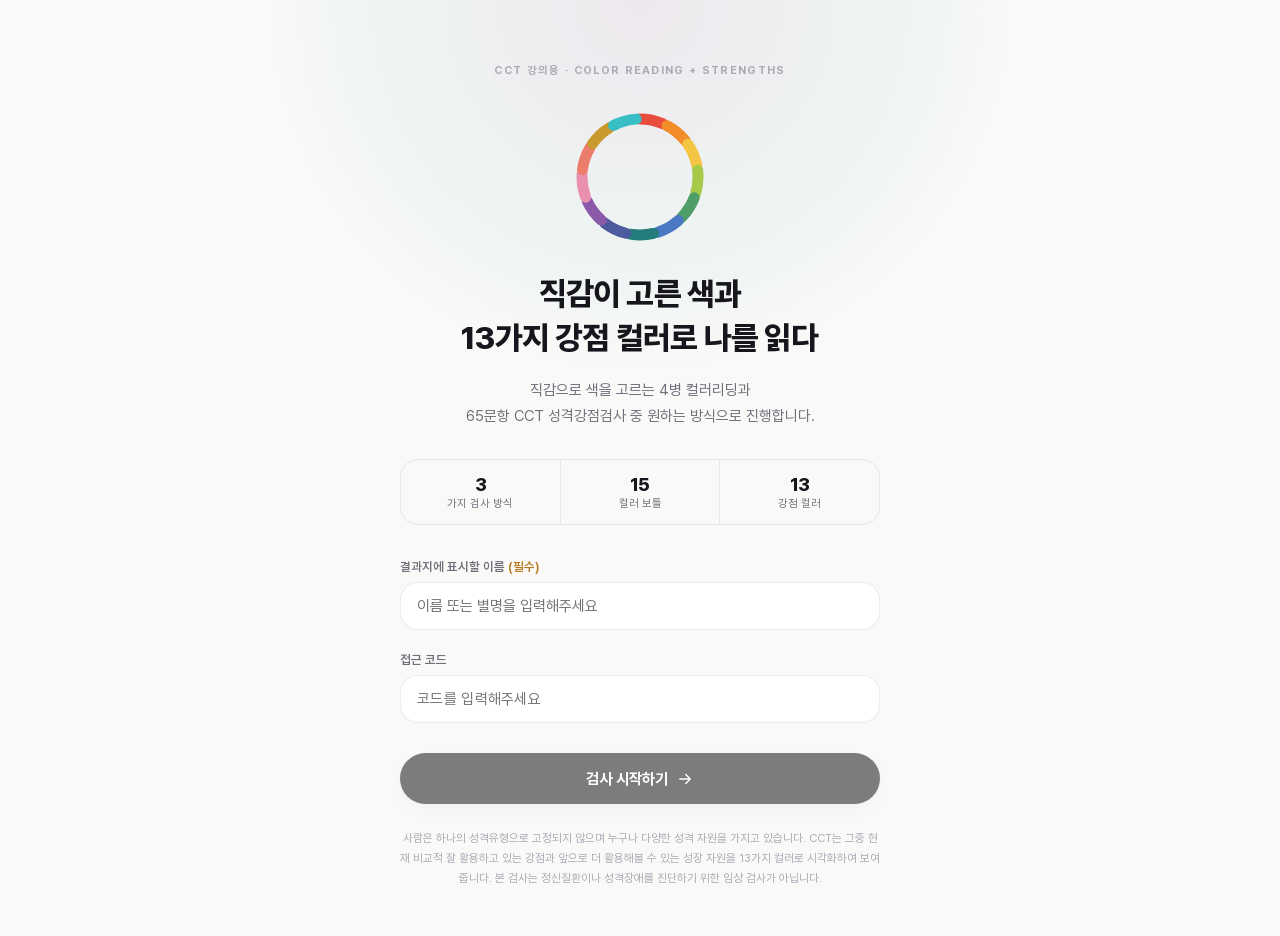
<file: cct-color-strengths-v3/cct-color-strengths-v3/index.html>
<!DOCTYPE html>
<html lang="ko">
<head>
<meta charset="UTF-8" />
<meta name="viewport" content="width=device-width, initial-scale=1.0, viewport-fit=cover" />
<title>CCT 컬러성격강점검사 · 강의용</title>
<meta name="description" content="일상에서 내가 자연스럽게 사용하는 성격강점을 13가지 컬러로 발견하는 자기이해 검사, CCT 컬러성격강점검사." />
<meta name="theme-color" content="#171227" />

<!-- Open Graph (카카오톡 등 링크 미리보기용) -->
<meta property="og:title" content="CCT 컬러성격강점검사" />
<meta property="og:description" content="13가지 컬러로 알아보는 나의 성격강점. 지금 바로 무료로 확인해보세요." />
<meta property="og:type" content="website" />
<meta property="og:url" content="https://golden-pavlova-9beebb.netlify.app/" />
<meta property="og:image" content="https://golden-pavlova-9beebb.netlify.app/assets/og-image.png" />
<meta property="og:image:width" content="1200" />
<meta property="og:image:height" content="630" />
<meta property="og:image:alt" content="CCT 컬러성격강점검사 - 13가지 컬러로 찾는 나의 성격강점" />
<meta property="og:site_name" content="CCT 컬러성격강점검사" />
<meta property="og:locale" content="ko_KR" />

<!-- Twitter Card (일부 미리보기 서비스가 참고) -->
<meta name="twitter:card" content="summary_large_image" />
<meta name="twitter:title" content="CCT 컬러성격강점검사" />
<meta name="twitter:description" content="13가지 컬러로 알아보는 나의 성격강점. 지금 바로 무료로 확인해보세요." />
<meta name="twitter:image" content="https://golden-pavlova-9beebb.netlify.app/assets/og-image.png" />

<link rel="icon" href="data:image/svg+xml,<svg xmlns=%22http://www.w3.org/2000/svg%22 viewBox=%220 0 100 100%22><text y=%22.9em%22 font-size=%2290%22>🎨</text></svg>" />

<link rel="stylesheet" href="css/style.css" />
</head>
<body>

<div id="app">

  <!-- ================= INTRO ================= -->
  <section id="screen-intro" class="screen screen--intro is-active">
    <div class="intro-bg" aria-hidden="true"></div>

    <div class="intro-content">
      <div class="brand-kicker">CCT 강의용 · COLOR READING + STRENGTHS</div>

      <div class="color-ring" id="colorRing" aria-hidden="true"></div>

      <h1 class="intro-title">직감이 고른 색과<br />13가지 강점 컬러로 나를 읽다</h1>
      <p class="intro-sub">
        직감으로 색을 고르는 4병 컬러리딩과<br class="brOnly" />
        65문항 CCT 성격강점검사 중 원하는 방식으로 진행합니다.
      </p>

      <div class="intro-meta">
        <div class="meta-chip"><span class="meta-num">3</span><span class="meta-label">가지 검사 방식</span></div>
        <div class="meta-chip"><span class="meta-num">15</span><span class="meta-label">컬러 보틀</span></div>
        <div class="meta-chip"><span class="meta-num">13</span><span class="meta-label">강점 컬러</span></div>
      </div>

      <div class="intro-name-field">
        <label for="userName">결과지에 표시할 이름 <span class="required">(필수)</span></label>
        <input type="text" id="userName" maxlength="12" placeholder="이름 또는 별명을 입력해주세요" />
      </div>

      <div class="access-field">
        <label for="accessCode">접근 코드</label>
        <input type="password" id="accessCode" maxlength="24" placeholder="코드를 입력해주세요" autocomplete="off" />
        <div class="access-status" id="accessStatus"></div>
      </div>

      <button class="btn btn-primary btn-start" id="btnStart" disabled>
        검사 시작하기
        <svg width="18" height="18" viewBox="0 0 24 24" fill="none"><path d="M5 12h14M13 6l6 6-6 6" stroke="currentColor" stroke-width="2" stroke-linecap="round" stroke-linejoin="round"/></svg>
      </button>

      <p class="intro-fineprint">
        사람은 하나의 성격유형으로 고정되지 않으며 누구나 다양한 성격 자원을 가지고 있습니다. CCT는 그중 현재 비교적 잘 활용하고 있는 강점과
        앞으로 더 활용해볼 수 있는 성장 자원을 13가지 컬러로 시각화하여 보여줍니다. 본 검사는 정신질환이나 성격장애를 진단하기 위한 임상 검사가 아닙니다.
      </p>
    </div>
  </section>

  <!-- ================= MODE SELECT (강의용 · 검사 방식 선택) ================= -->
  <section id="screen-mode" class="screen screen--mode">
    <div class="mode-wrap">
      <button type="button" class="icon-btn mode-back" id="btnModeBack" aria-label="이전으로">
        <svg width="20" height="20" viewBox="0 0 24 24" fill="none"><path d="M15 6l-6 6 6 6" stroke="currentColor" stroke-width="2" stroke-linecap="round" stroke-linejoin="round"/></svg>
      </button>
      <div class="mode-kicker">검사 방식 선택</div>
      <h2 class="mode-title">어떤 검사를 진행할까요?</h2>
      <p class="mode-sub">진행할 검사를 하나 골라주세요. 고른 검사의 결과와 PDF 리포트를 바로 받아보실 수 있어요.</p>

      <button type="button" class="mode-card" data-mode="cr">
        <span class="mode-icon mode-icon--cr" aria-hidden="true"><i style="background:#C8152F"></i><i style="background:#F3C21B"></i><i style="background:#2E6FD6"></i><i style="background:#1F6B47"></i></span>
        <span class="mode-body">
          <span class="mode-name">4병 컬러리딩</span>
          <span class="mode-desc">직감으로 5개 색을 골라 과거·현재·미래의 나에게 보내는 메시지를 읽어요.</span>
          <span class="mode-meta">컬러 5개 선택 · 약 3분</span>
        </span>
      </button>

      <button type="button" class="mode-card" data-mode="cct">
        <span class="mode-icon mode-icon--cct" aria-hidden="true"></span>
        <span class="mode-body">
          <span class="mode-name">CCT 컬러성격강점검사</span>
          <span class="mode-desc">65문항으로 일상에서 자주 쓰는 13가지 성격강점을 살펴봐요.</span>
          <span class="mode-meta">65문항 · 약 10분</span>
        </span>
      </button>

      <button type="button" class="mode-card mode-card--both" data-mode="both">
        <span class="mode-badge">추천</span>
        <span class="mode-icon mode-icon--both" aria-hidden="true"><i style="background:#C8152F"></i><i style="background:#F3C21B"></i><i style="background:#2E6FD6"></i><i style="background:#1F6B47"></i></span>
        <span class="mode-body">
          <span class="mode-name">컬러리딩 + CCT</span>
          <span class="mode-desc">컬러리딩 후 CCT를 이어서 하고, 두 결과를 한 번에 받아요.</span>
          <span class="mode-meta">컬러 5개 + 65문항 · 약 15분</span>
        </span>
      </button>
    </div>
  </section>

  <!-- ================= COLOR PICK (강의용 · 4병 컬러리딩) ================= -->
  <section id="screen-colorpick" class="screen screen--colorpick">
    <div class="cr-pick-wrap">
      <div class="cr-pick-kicker">STEP 1 · 4병 컬러리딩</div>
      <div class="cr-breath">
        병을 고르기 전에 눈을 감고 천천히 <b>세 번 심호흡</b>해 주세요.
        평소 좋아하는 색이 아니라, 지금 이 순간 <b>직감</b>으로 눈에 띄는 색을 골라주세요.
        고른 색에 좋고 나쁨은 없어요.
      </div>
      <div id="crPickBody"></div>
    </div>
  </section>

  <!-- ================= QUIZ ================= -->
  <section id="screen-quiz" class="screen screen--quiz">
    <header class="quiz-header">
      <button class="icon-btn" id="btnBack" aria-label="이전 문항">
        <svg width="20" height="20" viewBox="0 0 24 24" fill="none"><path d="M15 6l-6 6 6 6" stroke="currentColor" stroke-width="2" stroke-linecap="round" stroke-linejoin="round"/></svg>
      </button>
      <div class="progress-track">
        <div class="progress-fill" id="progressFill"></div>
      </div>
      <div class="progress-count"><span id="qNum">1</span> / <span id="qTotal">65</span></div>
    </header>

    <div class="quiz-body">
      <div class="quiz-card" id="quizCard">
        <p class="quiz-question" id="quizQuestion">문항이 여기에 표시됩니다.</p>
        <div class="quiz-scale" id="quizScale"></div>
      </div>
    </div>
  </section>

  <!-- ================= RESULT ================= -->
  <section id="screen-result" class="screen screen--result">
    <div class="result-wrap" id="resultWrap">
      <!-- JS가 이 안에 결과 콘텐츠를 채웁니다 -->
    </div>
  </section>

</div>

<script src="js/vendor/html2canvas.min.js"></script>
<script src="js/vendor/jspdf.umd.min.js"></script>
<script src="js/data.js"></script>
<script src="js/colorreading-data.js"></script>
<script src="js/colorreading.js"></script>
<script src="js/app.js"></script>
</body>
</html>
</file>
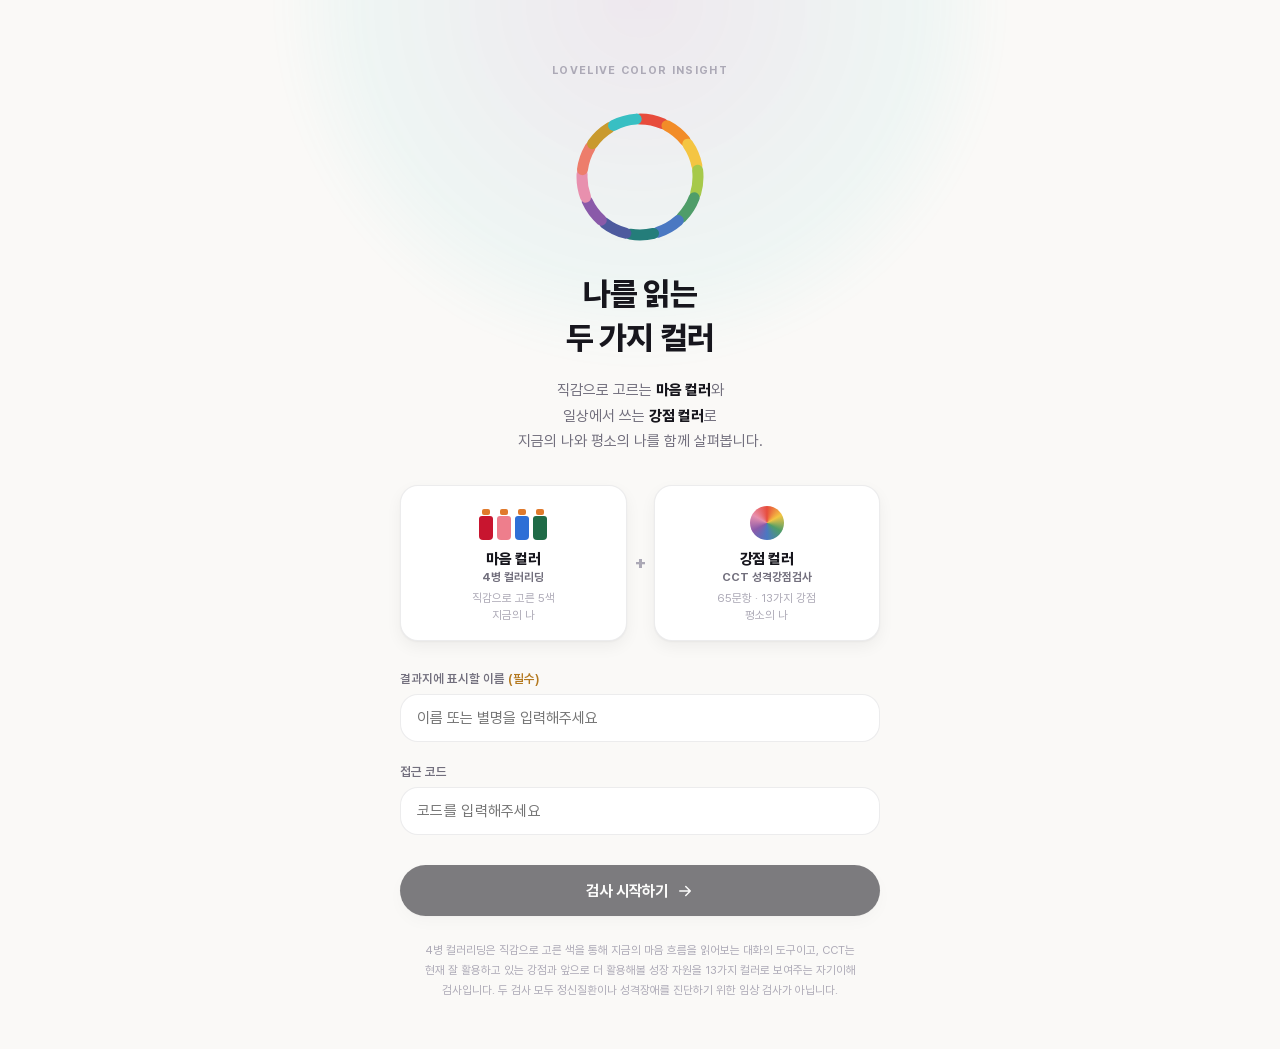
<file: cct-color-strengths-v3/cct-color-strengths-v3_5/index.html>
<!DOCTYPE html>
<html lang="ko">
<head>
<meta charset="UTF-8" />
<meta name="viewport" content="width=device-width, initial-scale=1.0, viewport-fit=cover" />
<title>나를 읽는 두 가지 컬러 · 럽리브 컬러 인사이트</title>
<meta name="description" content="직감으로 고르는 마음 컬러와 일상에서 쓰는 강점 컬러로 지금의 나와 평소의 나를 함께 살펴보세요." />
<meta name="theme-color" content="#171227" />

<!-- Open Graph (카카오톡 등 링크 미리보기용) -->
<meta property="og:title" content="나를 읽는 두 가지 컬러" />
<meta property="og:description" content="직감으로 고르는 마음 컬러와 일상에서 쓰는 강점 컬러로 지금의 나와 평소의 나를 함께 살펴보세요." />
<meta property="og:type" content="website" />
<meta property="og:url" content="https://cct-color-strengths-v3.vercel.app/" />
<meta property="og:image" content="https://cct-color-strengths-v3.vercel.app/assets/og-image-v3.png" />
<meta property="og:image:secure_url" content="https://cct-color-strengths-v3.vercel.app/assets/og-image-v3.png" />
<meta property="og:image:type" content="image/png" />
<meta property="og:image:width" content="1200" />
<meta property="og:image:height" content="630" />
<meta property="og:image:alt" content="나를 읽는 두 가지 컬러 - 마음 컬러(4병 컬러리딩)와 강점 컬러(CCT)" />
<meta property="og:site_name" content="럽리브 컬러 인사이트" />
<meta property="og:locale" content="ko_KR" />

<!-- Twitter Card (일부 미리보기 서비스가 참고) -->
<meta name="twitter:card" content="summary_large_image" />
<meta name="twitter:title" content="나를 읽는 두 가지 컬러" />
<meta name="twitter:description" content="직감으로 고르는 마음 컬러와 일상에서 쓰는 강점 컬러로 지금의 나와 평소의 나를 함께 살펴보세요." />
<meta name="twitter:image" content="https://cct-color-strengths-v3.vercel.app/assets/og-image-v3.png" />

<link rel="icon" href="data:image/svg+xml,<svg xmlns=%22http://www.w3.org/2000/svg%22 viewBox=%220 0 100 100%22><text y=%22.9em%22 font-size=%2290%22>🎨</text></svg>" />

<link rel="stylesheet" href="css/style.css" />
</head>
<body>

<div id="app">

  <!-- ================= INTRO ================= -->
  <section id="screen-intro" class="screen screen--intro is-active">
    <div class="intro-bg" aria-hidden="true"></div>

    <div class="intro-content">
      <div class="brand-kicker">LOVELIVE COLOR INSIGHT</div>

      <div class="color-ring" id="colorRing" aria-hidden="true"></div>

      <h1 class="intro-title">나를 읽는<br />두 가지 컬러</h1>
      <p class="intro-sub">
        직감으로 고르는 <b>마음 컬러</b>와<br />
        일상에서 쓰는 <b>강점 컬러</b>로<br />
        지금의 나와 평소의 나를 함께 살펴봅니다.
      </p>

      <div class="intro-duo">
        <div class="duo-card">
          <div class="duo-visual duo-bottles" aria-hidden="true">
            <i style="--c:#C8152F"></i><i style="--c:#EE7E8C"></i><i style="--c:#2E6FD6"></i><i style="--c:#1F6B47"></i>
          </div>
          <div class="duo-label">마음 컬러</div>
          <div class="duo-name">4병 컬러리딩</div>
          <div class="duo-desc">직감으로 고른 5색<br />지금의 나</div>
        </div>
        <div class="duo-plus" aria-hidden="true">+</div>
        <div class="duo-card">
          <div class="duo-visual" aria-hidden="true"><span class="duo-ring"></span></div>
          <div class="duo-label">강점 컬러</div>
          <div class="duo-name">CCT 성격강점검사</div>
          <div class="duo-desc">65문항 · 13가지 강점<br />평소의 나</div>
        </div>
      </div>

      <div class="intro-name-field">
        <label for="userName">결과지에 표시할 이름 <span class="required">(필수)</span></label>
        <input type="text" id="userName" maxlength="12" placeholder="이름 또는 별명을 입력해주세요" />
      </div>

      <div class="access-field">
        <label for="accessCode">접근 코드</label>
        <input type="password" id="accessCode" maxlength="24" placeholder="코드를 입력해주세요" autocomplete="off" />
        <div class="access-status" id="accessStatus"></div>
      </div>

      <button class="btn btn-primary btn-start" id="btnStart" disabled>
        검사 시작하기
        <svg width="18" height="18" viewBox="0 0 24 24" fill="none"><path d="M5 12h14M13 6l6 6-6 6" stroke="currentColor" stroke-width="2" stroke-linecap="round" stroke-linejoin="round"/></svg>
      </button>

      <p class="intro-fineprint">
        4병 컬러리딩은 직감으로 고른 색을 통해 지금의 마음 흐름을 읽어보는 대화의 도구이고, CCT는 현재 잘 활용하고 있는 강점과
        앞으로 더 활용해볼 성장 자원을 13가지 컬러로 보여주는 자기이해 검사입니다. 두 검사 모두 정신질환이나 성격장애를 진단하기 위한 임상 검사가 아닙니다.
      </p>
    </div>
  </section>

  <!-- ================= MODE SELECT (강의용 · 검사 방식 선택) ================= -->
  <section id="screen-mode" class="screen screen--mode">
    <div class="mode-wrap">
      <button type="button" class="icon-btn mode-back" id="btnModeBack" aria-label="이전으로">
        <svg width="20" height="20" viewBox="0 0 24 24" fill="none"><path d="M15 6l-6 6 6 6" stroke="currentColor" stroke-width="2" stroke-linecap="round" stroke-linejoin="round"/></svg>
      </button>
      <div class="mode-kicker">검사 방식 선택</div>
      <h2 class="mode-title">어떤 검사를 진행할까요?</h2>
      <p class="mode-sub">진행할 검사를 하나 골라주세요. 고른 검사의 결과와 PDF 리포트를 바로 받아보실 수 있어요.</p>

      <button type="button" class="mode-card" data-mode="cr">
        <span class="mode-icon mode-icon--cr" aria-hidden="true"><i style="background:#C8152F"></i><i style="background:#F3C21B"></i><i style="background:#2E6FD6"></i><i style="background:#1F6B47"></i></span>
        <span class="mode-body">
          <span class="mode-name">4병 컬러리딩</span>
          <span class="mode-desc">직감으로 5개 색을 골라 지금의 <b>마음 컬러</b>를 읽어요. 과거·현재·미래의 나에게 보내는 메시지를 받아요.</span>
          <span class="mode-meta">컬러 5개 선택 · 약 3분</span>
        </span>
      </button>

      <button type="button" class="mode-card" data-mode="cct">
        <span class="mode-icon mode-icon--cct" aria-hidden="true"></span>
        <span class="mode-body">
          <span class="mode-name">CCT 컬러성격강점검사</span>
          <span class="mode-desc">65문항으로 평소의 <b>강점 컬러</b>, 일상에서 자주 쓰는 13가지 성격강점을 찾아요.</span>
          <span class="mode-meta">65문항 · 약 10분</span>
        </span>
      </button>

      <button type="button" class="mode-card mode-card--both" data-mode="both">
        <span class="mode-badge">추천</span>
        <span class="mode-icon mode-icon--both" aria-hidden="true"><i style="background:#C8152F"></i><i style="background:#F3C21B"></i><i style="background:#2E6FD6"></i><i style="background:#1F6B47"></i></span>
        <span class="mode-body">
          <span class="mode-name">컬러리딩 + CCT</span>
          <span class="mode-desc">마음 컬러와 강점 컬러, <b>두 가지 컬러</b>를 이어서 보고 결과를 한 번에 받아요.</span>
          <span class="mode-meta">컬러 5개 + 65문항 · 약 15분</span>
        </span>
      </button>
    </div>
  </section>

  <!-- ================= COLOR PICK (강의용 · 4병 컬러리딩) ================= -->
  <section id="screen-colorpick" class="screen screen--colorpick">
    <div class="cr-pick-wrap">
      <div class="cr-pick-kicker">STEP 1 · 4병 컬러리딩</div>
      <div class="cr-breath">
        병을 고르기 전에 눈을 감고 천천히 <b>세 번 심호흡</b>해 주세요.
        평소 좋아하는 색이 아니라, 지금 이 순간 <b>직감</b>으로 눈에 띄는 색을 골라주세요.
        고른 색에 좋고 나쁨은 없어요.
      </div>
      <div id="crPickBody"></div>
    </div>
  </section>

  <!-- ================= QUIZ ================= -->
  <section id="screen-quiz" class="screen screen--quiz">
    <header class="quiz-header">
      <button class="icon-btn" id="btnBack" aria-label="이전 문항">
        <svg width="20" height="20" viewBox="0 0 24 24" fill="none"><path d="M15 6l-6 6 6 6" stroke="currentColor" stroke-width="2" stroke-linecap="round" stroke-linejoin="round"/></svg>
      </button>
      <div class="progress-track">
        <div class="progress-fill" id="progressFill"></div>
      </div>
      <div class="progress-count"><span id="qNum">1</span> / <span id="qTotal">65</span></div>
    </header>

    <div class="quiz-body">
      <div class="quiz-card" id="quizCard">
        <p class="quiz-question" id="quizQuestion">문항이 여기에 표시됩니다.</p>
        <div class="quiz-scale" id="quizScale"></div>
      </div>
    </div>
  </section>

  <!-- ================= RESULT ================= -->
  <section id="screen-result" class="screen screen--result">
    <div class="result-wrap" id="resultWrap">
      <!-- JS가 이 안에 결과 콘텐츠를 채웁니다 -->
    </div>
  </section>

</div>

<script src="js/vendor/html2canvas.min.js"></script>
<script src="js/vendor/jspdf.umd.min.js"></script>
<script src="js/data.js"></script>
<script src="js/colorreading-data.js"></script>
<script src="js/colorreading.js"></script>
<script src="js/app.js"></script>
</body>
</html>
</file>
<file: cct-color-strengths-kids/css/style.css>
/* ==========================================================
   CCT 컬러성격강점검사 — Stylesheet (v3, refined)
   ========================================================== */

@font-face {
  font-family: "Pretendard";
  src: url("../fonts/Pretendard-Regular.woff2") format("woff2");
  font-weight: 400;
  font-style: normal;
  font-display: swap;
}
@font-face {
  font-family: "Pretendard";
  src: url("../fonts/Pretendard-Medium.woff2") format("woff2");
  font-weight: 500;
  font-style: normal;
  font-display: swap;
}
@font-face {
  font-family: "Pretendard";
  src: url("../fonts/Pretendard-SemiBold.woff2") format("woff2");
  font-weight: 600;
  font-style: normal;
  font-display: swap;
}
@font-face {
  font-family: "Pretendard";
  src: url("../fonts/Pretendard-Bold.woff2") format("woff2");
  font-weight: 700;
  font-style: normal;
  font-display: swap;
}
@font-face {
  font-family: "Pretendard";
  src: url("../fonts/Pretendard-ExtraBold.woff2") format("woff2");
  font-weight: 800;
  font-style: normal;
  font-display: swap;
}

:root {
  --font: "Pretendard", -apple-system, BlinkMacSystemFont, "Malgun Gothic", sans-serif;

  --ink-900: #17161d;
  --ink-700: #423f4d;
  --ink-500: #726f7d;
  --ink-300: #aca9b6;
  --ink-100: #ece9f2;

  --surface-0: #faf9f7;
  --surface-1: #ffffff;
  --surface-2: #f2f0ee;

  --accent: #2c2a3a;
  --accent-soft: #55516b;

  --line: rgba(23, 22, 29, 0.08);
  --line-soft: rgba(23, 22, 29, 0.05);
  --shadow-sm: 0 1px 2px rgba(23,22,29,0.04), 0 6px 16px rgba(23, 22, 29, 0.05);
  --shadow-md: 0 2px 4px rgba(23,22,29,0.04), 0 16px 32px rgba(23, 22, 29, 0.08);
  --shadow-lg: 0 24px 64px rgba(23, 22, 29, 0.14);

  --c-red: #E74C3C;
  --c-orange: #F28C28;
  --c-yellow: #F4C542;
  --c-lime: #A6C94A;
  --c-green: #4F9D69;
  --c-blue: #4A78C2;
  --c-bluegreen: #247D7A;
  --c-indigo: #4D5A9E;
  --c-purple: #8A5AA9;
  --c-pink: #E890AE;
  --c-coral: #ED7D6B;
  --c-gold: #C99A2E;
  --c-turquoise: #38BFC3;

  --radius-sm: 12px;
  --radius-md: 18px;
  --radius-lg: 24px;
  --radius-pill: 999px;
}

* { box-sizing: border-box; }
html, body {
  margin: 0; padding: 0;
  background: var(--surface-0);
  color: var(--ink-900);
  font-family: var(--font);
  -webkit-font-smoothing: antialiased;
  overflow-x: hidden;
}
h1, h2, h3, p { margin: 0; }
button { font-family: inherit; }
img, svg { display: block; }

#app { position: relative; min-height: 100vh; }

.screen {
  display: none;
  min-height: 100vh;
  width: 100%;
}
.screen.is-active { display: block; }

/* ---------- Buttons ---------- */
.btn {
  appearance: none;
  border: none;
  cursor: pointer;
  font-weight: 700;
  border-radius: var(--radius-pill);
  transition: transform .15s ease, box-shadow .15s ease, opacity .15s ease, background .15s ease;
}
.btn:active { transform: scale(0.98); }
.btn:disabled { opacity: .55; cursor: default; }

.btn-primary {
  display: inline-flex; align-items: center; justify-content: center; gap: 8px;
  padding: 16px 28px;
  font-size: 15.5px;
  color: #fff;
  background: var(--ink-900);
  box-shadow: var(--shadow-sm);
}
.btn-primary:hover { background: #000; box-shadow: var(--shadow-md); }
.btn-primary svg { flex-shrink: 0; }

.icon-btn {
  width: 38px; height: 38px;
  border-radius: 50%;
  border: 1px solid var(--line);
  background: var(--surface-1);
  color: var(--ink-700);
  display: flex; align-items: center; justify-content: center;
  cursor: pointer;
}
.icon-btn:disabled { opacity: 0.3; cursor: default; }

/* ================= INTRO ================= */
.screen--intro {
  position: relative;
  padding: 64px 20px 48px;
  overflow: hidden;
}
.screen--intro.is-active {
  display: flex; align-items: center; justify-content: center;
}

.intro-bg {
  position: absolute; z-index: 0;
  width: 720px; height: 720px;
  top: -360px; left: 50%; transform: translateX(-50%);
  border-radius: 50%;
  background: radial-gradient(circle, rgba(138,90,169,0.10), rgba(56,191,195,0.06) 55%, transparent 72%);
  filter: blur(10px);
}

.intro-content {
  position: relative; z-index: 1;
  max-width: 480px;
  width: 100%;
  text-align: center;
  display: flex; flex-direction: column; align-items: center;
}

.brand-kicker {
  font-size: 11px; font-weight: 700; letter-spacing: 0.12em;
  color: var(--ink-300);
  margin-bottom: 34px;
}

.color-ring {
  position: relative;
  width: 132px; height: 132px;
  margin-bottom: 30px;
  animation: ring-rotate 90s linear infinite;
}
@keyframes ring-rotate {
  from { transform: rotate(0deg); }
  to { transform: rotate(360deg); }
}

.intro-title {
  font-size: 32px;
  line-height: 1.36;
  font-weight: 800;
  letter-spacing: -0.025em;
  color: var(--ink-900);
  margin-bottom: 18px;
}

.intro-sub {
  font-size: 15px;
  color: var(--ink-500);
  line-height: 1.7;
  margin-bottom: 30px;
}

.intro-meta {
  display: flex; gap: 0; margin-bottom: 34px;
  border: 1px solid var(--line);
  border-radius: var(--radius-md);
  overflow: hidden;
  width: 100%;
}
.meta-chip {
  flex: 1;
  padding: 14px 8px;
  border-right: 1px solid var(--line);
}
.meta-chip:last-child { border-right: none; }
.meta-num { display: block; font-size: 18px; font-weight: 800; color: var(--ink-900); letter-spacing: -0.02em; }
.meta-label { display: block; font-size: 11px; color: var(--ink-500); margin-top: 2px; }

.intro-name-field {
  width: 100%;
  text-align: left;
  margin-bottom: 22px;
}
.intro-name-field label {
  display: block;
  font-size: 12.5px;
  font-weight: 600;
  color: var(--ink-500);
  margin-bottom: 8px;
}
.intro-name-field .optional { font-weight: 400; color: var(--ink-300); }
.intro-name-field .required { font-weight: 600; color: #B4791F; }
.intro-name-field input {
  width: 100%;
  font-family: inherit;
  font-size: 15px;
  padding: 14px 16px;
  border-radius: var(--radius-md);
  border: 1px solid var(--line);
  background: var(--surface-1);
  outline: none;
  transition: border-color .15s ease, box-shadow .15s ease;
}
.intro-name-field input:focus {
  border-color: var(--ink-500);
  box-shadow: 0 0 0 3px rgba(23,22,29,0.06);
}

/* Access code — a small, understated gate (replaces the old follow-upload card) */
.access-field {
  width: 100%;
  text-align: left;
  margin-bottom: 22px;
}
.access-field label {
  display: block;
  font-size: 12.5px;
  font-weight: 600;
  color: var(--ink-500);
  margin-bottom: 8px;
}
.access-field input {
  width: 100%;
  font-family: inherit;
  font-size: 15px;
  padding: 14px 16px;
  border-radius: var(--radius-md);
  border: 1px solid var(--line);
  background: var(--surface-1);
  outline: none;
  transition: border-color .15s ease, box-shadow .15s ease;
  letter-spacing: 0.02em;
}
.access-field input:focus {
  border-color: var(--ink-500);
  box-shadow: 0 0 0 3px rgba(23,22,29,0.06);
}
.access-status {
  font-size: 12px; font-weight: 600; line-height: 1.6;
  margin-top: 8px; min-height: 0;
}
.access-status.ok { color: #1F8A56; }
.access-status.warn { color: #B4791F; }

.btn-start { width: 100%; margin-bottom: 24px; }

/* ---------- In-app browser fallback dialog (only when the browser hand-off fails) ---------- */
.inapp-btn {
  appearance: none; cursor: pointer; font-family: inherit;
  font-size: 12.5px; font-weight: 700; color: #fff;
  background: #B4791F; border: 1px solid #B4791F;
  border-radius: var(--radius-pill); padding: 10px 16px;
}
.inapp-btn-ghost { background: transparent; color: #8A6420; }

/* Blocking dialog shown if the PDF button is pressed inside an in-app browser */
.inapp-hint {
  display: none; position: fixed; inset: 0; z-index: 80;
  background: rgba(23,22,29,0.55);
  align-items: center; justify-content: center; padding: 24px;
}
.inapp-hint.is-open { display: flex; }
.inapp-hint-card {
  background: var(--surface-1); border-radius: var(--radius-lg);
  padding: 26px 24px; max-width: 420px; width: 100%;
  box-shadow: var(--shadow-lg); text-align: left;
}
.inapp-hint-title { font-size: 16px; font-weight: 800; color: var(--ink-900); margin-bottom: 10px; line-height: 1.45; }
.inapp-hint-text { font-size: 13px; line-height: 1.75; color: var(--ink-700); margin-bottom: 10px; }

.inapp-hint-actions { display: flex; flex-direction: column; gap: 8px; margin-top: 18px; }


.intro-fineprint {
  font-size: 11.5px;
  line-height: 1.75;
  color: var(--ink-300);
}

/* ================= QUIZ ================= */
.screen--quiz {
  display: none;
  min-height: 100vh;
  background: var(--surface-0);
  flex-direction: column;
}
.screen--quiz.is-active { display: flex; }

.quiz-header {
  display: flex; align-items: center; gap: 14px;
  padding: 22px 20px 0;
  max-width: 600px; width: 100%; margin: 0 auto;
}
.progress-track {
  flex: 1; height: 4px; border-radius: var(--radius-pill);
  background: var(--surface-2);
  overflow: hidden;
}
.progress-fill {
  height: 100%; width: 0%;
  border-radius: var(--radius-pill);
  background: var(--ink-900);
  transition: width .35s ease;
}
.progress-count { font-size: 12.5px; font-weight: 600; color: var(--ink-500); white-space: nowrap; font-variant-numeric: tabular-nums; }

.quiz-body {
  flex: 1;
  display: flex; align-items: center; justify-content: center;
  padding: 24px 20px 48px;
}

.quiz-card {
  max-width: 520px; width: 100%;
  background: var(--surface-1);
  border-radius: var(--radius-lg);
  box-shadow: var(--shadow-md);
  border: 1px solid var(--line);
  padding: 48px 34px;
  animation: card-in .3s cubic-bezier(.2,.8,.2,1);
}
@keyframes card-in {
  from { opacity: 0; transform: translateY(10px); }
  to { opacity: 1; transform: translateY(0); }
}

.quiz-question {
  font-size: 20px;
  font-weight: 700;
  line-height: 1.55;
  letter-spacing: -0.01em;
  color: var(--ink-900);
  text-align: center;
  margin-bottom: 36px;
}

.quiz-scale {
  display: flex; flex-direction: column; gap: 8px;
}
.scale-btn {
  display: flex; align-items: center; gap: 14px;
  width: 100%;
  padding: 14px 18px;
  border-radius: var(--radius-md);
  border: 1px solid var(--line);
  background: var(--surface-1);
  cursor: pointer;
  text-align: left;
  font-size: 14.5px;
  font-weight: 600;
  color: var(--ink-700);
  transition: border-color .15s ease, background .15s ease, transform .1s ease;
}
.scale-btn:hover { border-color: var(--ink-300); background: var(--surface-2); }
.scale-btn:active { transform: scale(0.99); }
.scale-btn .dot {
  width: 18px; height: 18px; border-radius: 50%;
  border: 1.5px solid var(--ink-100);
  flex-shrink: 0;
}
.scale-btn.selected {
  border-color: var(--ink-900);
  background: var(--surface-1);
}
.scale-btn.selected .dot { background: var(--ink-900); border-color: var(--ink-900); }

/* smooth question-to-question transition */
.quiz-card { transition: opacity .2s ease, transform .2s ease; }
.quiz-card.leaving { opacity: 0; transform: translateY(-8px); }

/* ================= RESULT (simple, on-screen) ================= */
/* extra bottom room so the floating CTA bar never covers the last content */
.screen--result { background: var(--surface-0); padding: 0 0 110px; }
.result-wrap { max-width: 480px; margin: 0 auto; padding: 0 24px; }

/* Document-level title: the first thing on the result screen, so the reader
   immediately knows what they're looking at. Sized below the 34px color-name
   h1 on purpose — it labels the document, the h1 is still the headline. */
.result-doc-title {
  padding: 56px 0 0;
  text-align: center;
  font-size: 22px; font-weight: 800; letter-spacing: -0.02em;
  line-height: 1.35; color: var(--ink-900);
}
.result-doc-title::after {
  content: ""; display: block;
  width: 34px; height: 3px; border-radius: 2px;
  background: var(--accent);
  margin: 14px auto 0;
}

.result-hero {
  padding: 26px 0 8px;
  text-align: center;
}
.result-hero .lead { font-size: 15px; color: var(--ink-500); margin-bottom: 6px; }
.result-hero h1 {
  font-size: 34px; font-weight: 800; line-height: 1.28; letter-spacing: -0.02em;
  margin-bottom: 4px;
}
.result-hero .strength-name { font-size: 15.5px; color: var(--ink-500); font-weight: 600; }

.pair-divider {
  display: flex; align-items: center; gap: 12px;
  margin: 34px 0 18px;
  color: var(--ink-300); font-size: 12px; font-weight: 700; letter-spacing: .06em;
}
.pair-divider::before, .pair-divider::after {
  content: ""; flex: 1; height: 1px; background: var(--line);
}
.pair-divider-note {
  font-size: 12px; line-height: 1.6; color: var(--ink-300);
  text-align: center; margin: -10px 0 18px;
}

.result-note {
  /* Centred at the user's request. The explicit <br/> breaks in the markup do
     the line splitting, so each line centres as its own unit — keep the width
     capped and the text balanced so the centred block stays a tidy stack
     instead of ragged full-width lines. Colour stays one step darker than the
     original muted grey, which was hard to read. */
  font-size: 12px; color: var(--ink-500); line-height: 1.75;
  text-align: center; text-wrap: balance;
  max-width: 400px; margin: 30px auto 8px;
}

/* ---------- Result screen: section blocks & disclosure ---------- */
.rs-block { margin-top: 34px; }
.rs-title {
  /* Accent rule as a ::before pinned to the glyphs, matching the PDF titles.
     This one renders in a real browser, so plain 50%/translateY centring is
     correct here — the measured `top` offset used in the .pdf-report rules is
     an html2canvas compensation and must NOT be copied onto this selector. */
  font-size: 18px; font-weight: 800; letter-spacing: -0.015em;
  color: var(--ink-900); margin-bottom: 14px;
  position: relative; line-height: 1.3; padding-left: 16px;
}
.rs-title::before {
  content: ""; position: absolute; left: 0; top: 50%;
  transform: translateY(-50%);
  width: 4px; height: 17px; background: var(--accent); border-radius: 1px;
}
.rs-note {
  font-size: 12.5px; line-height: 1.7; color: var(--ink-500);
  margin: -6px 0 16px; padding-left: 16px;
}

.result-wrap .quick-grid { gap: 8px; margin-bottom: 14px; }
.result-wrap .quick-card { background: var(--surface-1); border: 1px solid var(--line); padding: 14px 6px; }
.result-wrap .quick-facts { background: var(--surface-1); border: 1px solid var(--line); font-size: 12.5px; }

.rs-radar-card {
  border: 1px solid var(--line); border-radius: var(--radius-md);
  background: var(--surface-1);
  padding: 8px; margin-bottom: 12px;
  display: flex; justify-content: center;
  overflow: hidden;
}

/* Disclosure buttons (score panel + each color card's detail half) */
.cs-toggle, .rs-toggle {
  appearance: none; cursor: pointer; width: 100%;
  display: flex; align-items: center; justify-content: center; gap: 7px;
  padding: 12px 16px;
  font-family: inherit; font-size: 13px; font-weight: 700;
  color: var(--ink-700);
  background: var(--surface-2);
  border: 1px solid var(--line);
  border-radius: var(--radius-pill);
}
.cs-toggle:hover, .rs-toggle:hover { border-color: var(--ink-300); }
.cs-toggle-icon { font-size: 11px; transition: transform .2s ease; }
.cs-toggle.is-open .cs-toggle-icon, .rs-toggle.is-open .cs-toggle-icon { transform: rotate(180deg); }

.cs-details, .rs-panel { display: none; }
.cs-details.is-open, .rs-panel.is-open { display: block; }
.cs-details.is-open { margin-top: 22px; }
.rs-panel.is-open { margin-top: 14px; }

/* Floating primary action */
.rs-cta-bar {
  position: fixed; left: 0; right: 0; bottom: 0;
  padding: 12px 24px calc(12px + env(safe-area-inset-bottom, 0px));
  background: rgba(250,249,247,0.94);
  border-top: 1px solid var(--line);
  display: flex; justify-content: center;
  transition: opacity .2s ease, transform .2s ease;
  z-index: 40;
}
.rs-cta-bar .btn-primary { width: 100%; max-width: 432px; padding: 15px 18px; font-size: 15px; }
.rs-cta-bar.is-hidden { opacity: 0; transform: translateY(100%); pointer-events: none; }

/* ---------- Color section (hero + structured detail, used on-screen and in PDF) ---------- */
.color-section {
  border: 1px solid var(--line);
  border-radius: var(--radius-lg);
  overflow: hidden;
  margin-bottom: 20px;
  background: var(--surface-1);
  break-inside: avoid;
}
.cs-hero { padding: 26px 24px 22px; position: relative; text-align: center; }
.cs-hero .cs-tag {
  /* On SCREEN this pill must be optically centered by a real browser, so the
     padding here is symmetric. The html2canvas baseline-drift compensation
     (asymmetric padding) lives in the .pdf-report override further down —
     applying that compensation here made the label sit visibly high in the
     pill on screen, which is the exact bug this split fixes. Keep the two
     contexts separate; do not merge them back into one rule. */
  display: inline-block;
  font-size: 11px; font-weight: 800; letter-spacing: .04em;
  line-height: 1;
  padding: 6px 12px; border-radius: var(--radius-pill);
  margin-bottom: 16px;
}
.cs-hero h3 { font-size: 23px; font-weight: 800; letter-spacing: -0.015em; margin-bottom: 3px; }
.cs-hero .cs-en {
  font-size: 12px; font-weight: 700; letter-spacing: .04em;
  margin-bottom: 12px; text-transform: uppercase; opacity: .82;
}
.cs-hero .cs-tagline { font-size: 13.5px; line-height: 1.65; opacity: .96; }

.cs-body { padding: 22px 24px 26px; }
.cs-summary { font-size: 13.5px; line-height: 1.8; color: var(--ink-700); margin-bottom: 22px; }

.cs-subhead {
  font-size: 11px; font-weight: 800; letter-spacing: .06em; text-transform: uppercase;
  color: var(--ink-300); margin-bottom: 12px;
}

.cs-dual { border-top: 1px solid var(--line-soft); border-bottom: 1px solid var(--line-soft); margin-bottom: 20px; }
.dual-row { display: flex; gap: 16px; padding: 15px 0; border-bottom: 1px solid var(--line-soft); }
.dual-row:last-child { border-bottom: none; }
.dual-label {
  width: 78px; flex-shrink: 0;
  font-size: 12.5px; font-weight: 800; color: var(--ink-900); padding-top: 1px;
}
.dual-content { min-width: 0; }
.dual-content ul { margin: 0; padding-left: 16px; }
.dual-content li { font-size: 12.5px; line-height: 1.68; color: var(--ink-700); margin-bottom: 5px; }
.dual-content li:last-child { margin-bottom: 0; }

.cs-example {
  background: var(--surface-2);
  border-radius: var(--radius-md);
  padding: 16px 18px;
  margin-bottom: 18px;
}
.cs-example-label {
  font-size: 11px; font-weight: 800; letter-spacing: .05em; text-transform: uppercase;
  color: var(--ink-500); margin-bottom: 9px;
}
.cs-example ul { margin: 0; padding-left: 16px; }
.cs-example li { font-size: 12.5px; line-height: 1.68; color: var(--ink-700); margin-bottom: 6px; }
.cs-example li:last-child { margin-bottom: 0; }

.cs-growth {
  display: flex; gap: 9px; align-items: flex-start;
  font-size: 13px; font-weight: 700; color: var(--ink-900); line-height: 1.6;
}

.result-actions { display: flex; flex-direction: column; gap: 10px; margin-top: 26px; }
.btn-secondary {
  width: 100%;
  padding: 15px 18px;
  font-size: 14.5px; font-weight: 700;
  background: var(--surface-1); color: var(--ink-700);
  border: 1px solid var(--line);
}
.btn-secondary:hover { border-color: var(--ink-300); }
.result-actions .btn-primary { width: 100%; padding: 16px 18px; font-size: 15px; }

/* ---------- v2: center-visit notice + Naver Map links (no self-download) ---------- */
.center-notice {
  background: var(--surface-2);
  border-radius: var(--radius-md);
  padding: 18px 20px;
  margin-top: 30px;
  text-align: center;
}
.center-notice-title { font-size: 14.5px; font-weight: 800; color: var(--ink-900); margin-bottom: 8px; }
.center-notice p { font-size: 12.5px; line-height: 1.7; color: var(--ink-500); }

.btn-center {
  /* an <a> tag styled as a button — explicit flex (block-level, not inline)
     centers the icon+label regardless of context, and text-decoration/color
     resets undo default link styling */
  display: flex; align-items: center; justify-content: center; gap: 8px;
  text-decoration: none;
  width: 100%;
  padding: 15px 18px;
  font-size: 14.5px; font-weight: 700;
  background: var(--surface-1); color: var(--ink-700);
  border: 1px solid var(--line);
  border-radius: var(--radius-pill);
  box-sizing: border-box;
}
.btn-center:hover { border-color: var(--ink-300); }
.btn-center svg { flex-shrink: 0; }

.toast {
  position: fixed; left: 50%; bottom: 28px; transform: translateX(-50%) translateY(20px);
  background: var(--ink-900); color: #fff; font-size: 13.5px; font-weight: 600;
  padding: 12px 20px; border-radius: var(--radius-pill);
  opacity: 0; pointer-events: none;
  transition: opacity .25s ease, transform .25s ease;
  z-index: 50;
  box-shadow: var(--shadow-lg);
}
.toast.show { opacity: 1; transform: translateX(-50%) translateY(0); }

/* ================= PDF REPORT (off-screen render source) ================= */
.pdf-report {
  position: fixed;
  left: -10000px;
  top: 0;
  width: 760px;
  background: #ffffff;
  font-family: var(--font);
  color: var(--ink-900);
}
.pdf-report .pdf-block-pad { padding-bottom: 6px; }
.pdf-report .rp-cover { text-align: center; padding-bottom: 34px; border-bottom: 1px solid var(--line); margin-bottom: 34px; }
.pdf-report .rp-kicker { font-size: 12px; font-weight: 700; letter-spacing: .1em; color: var(--ink-300); margin-bottom: 14px; }
.pdf-report .rp-title { font-size: 28px; font-weight: 800; letter-spacing: -0.02em; margin-bottom: 8px; }
.pdf-report .rp-date { font-size: 11.5px; color: var(--ink-300); text-align: right; margin-top: 12px; }
.pdf-report .rp-swatchbar { display: flex; justify-content: center; gap: 6px; margin-top: 22px; }
.pdf-report .rp-swatchbar span { width: 22px; height: 22px; border-radius: 6px; display: inline-block; }

.pdf-report .color-section { margin-bottom: 0; }
.pdf-report .cs-hero { padding: 24px 26px 20px; }
.pdf-report .cs-hero .cs-tag {
  /* html2canvas baseline-drift compensation — measured against real rendered
     PDF output, NOT eyeballed. html2canvas seats the glyph baseline ~4px lower
     than a browser does at this size, so equal padding renders the label low
     in the pill. This asymmetry cancels that out and is PDF-only on purpose:
     the on-screen rule above stays symmetric. Do not equalize these values. */
  padding: 2px 12px 10px;
}
.pdf-report .cs-hero h3 { font-size: 21px; }
.pdf-report .cs-hero .cs-tagline { font-size: 12.5px; }
.pdf-report .cs-body { padding: 20px 26px 24px; }
.pdf-report .cs-body-continued { padding-top: 22px; }
.pdf-report .cs-body-continued .cs-dual { border-top: none; margin-top: 0; }
.pdf-report .cs-summary { font-size: 12.5px; }
.pdf-report .dual-label { width: 74px; }
.pdf-report .dual-content li, .pdf-report .cs-example li { font-size: 12px; }
.pdf-report .cs-growth { font-size: 12.5px; }

/* Section headings carry a short accent rule on the left.
   This is a ::before bar, NOT border-left. border-left is stretched to the
   full line box, so the rule ran taller than the text and — because
   html2canvas seats glyphs lower than the browser does — sat visibly high
   against them (measured 6px high on titles, 5px on subtitles). A ::before
   with an explicit height and an explicit `top` pins the rule to the glyphs
   instead of to the line box. Both offsets below were measured through the
   real html2canvas pipeline to land at 0.0px, so DO NOT swap `top` for
   `top:50%; transform:translateY(-50%)` — the transform path re-introduces
   the same 6px error. Screen titles (.rs-title) centre normally; only this
   PDF path needs the compensation. */
.pdf-report .section-title {
  font-size: 20px; font-weight: 800; letter-spacing: -0.015em;
  color: var(--ink-900); margin: 40px 0 16px;
  position: relative; line-height: 1.2; padding-left: 17px;
}
.pdf-report .section-title::before {
  content: ""; position: absolute; left: 0; top: 9.7px;
  width: 4px; height: 18px; background: var(--accent); border-radius: 1px;
}
.pdf-report .section-title:first-of-type { margin-top: 0; }
.pdf-report .section-desc { font-size: 12.5px; color: var(--ink-500); margin: -6px 0 16px; line-height: 1.6; padding-left: 17px; }
.pdf-report .section-subtitle {
  font-size: 13px; font-weight: 800; color: var(--ink-900); margin: 22px 0 12px;
  position: relative; line-height: 1.2; padding-left: 13px;
}
.pdf-report .section-subtitle::before {
  content: ""; position: absolute; left: 0; top: 6.5px;
  width: 3px; height: 12px; background: var(--ink-300); border-radius: 1px;
}
.pdf-report .section-subtitle:first-of-type { margin-top: 0; }

/* ---------- 13-color overview: radar chart + strength/complement summary ---------- */
.pdf-report .rp-overview { display: flex; gap: 16px; align-items: stretch; }
.pdf-report .rp-radar-card {
  flex: 0 0 auto;
  display: flex; align-items: center; justify-content: center;
  border: 1px solid var(--line); border-radius: var(--radius-md);
  background: var(--surface-1);
  padding: 10px;
}
.radar-wrap { position: relative; }
.radar-label {
  position: absolute;
  display: flex; align-items: center; gap: 3px;
  font-size: 9.5px; font-weight: 700; color: var(--ink-700);
  white-space: nowrap;
}
.radar-label-score { color: var(--ink-300); font-weight: 700; }

.pdf-report .rp-summary-card {
  flex: 1; min-width: 0;
  border: 1px solid var(--line); border-radius: var(--radius-md);
  overflow: hidden; background: var(--surface-1);
  display: flex; flex-direction: column;
}
.pdf-report .rp-summary-row { display: flex; flex: 1; border-bottom: 1px solid var(--line); }
.pdf-report .rp-summary-row:last-child { border-bottom: none; }
.pdf-report .rp-summary-label {
  flex: 0 0 76px;
  display: flex; align-items: center; justify-content: center; text-align: center;
  font-size: 12px; font-weight: 800; line-height: 1.4;
  padding: 14px 6px;
}
.pdf-report .rp-summary-row.is-strength .rp-summary-label { background: #EAF6EF; color: #1F8A56; }
.pdf-report .rp-summary-row.is-growth .rp-summary-label { background: #FDF3E4; color: #B4791F; }
.pdf-report .rp-summary-body { flex: 1; min-width: 0; padding: 14px 16px; }
.pdf-report .rp-summary-body h4 { font-size: 13px; font-weight: 800; color: var(--ink-900); margin-bottom: 6px; line-height: 1.4; }
.pdf-report .rp-summary-body p { font-size: 11.5px; line-height: 1.65; color: var(--ink-700); }
.pdf-report .rp-summary-body .rp-summary-note {
  font-size: 10.5px; line-height: 1.6; color: var(--ink-300); margin-top: 8px;
}

/* ---------- Profile page "at a glance" quick summary ---------- */
/* Replaces the old raw 13-bar list on the profile page — TOP3 + complement
   as small stat cards, plus a one-line recap of the top domain and the two
   axis leanings. The full color-by-color list still exists; it just lives in
   its own appendix section at the end of the report now. */
.quick-summary { margin-top: 18px; }
.quick-grid { display: flex; gap: 10px; margin-bottom: 12px; }
.quick-card {
  flex: 1; min-width: 0; background: var(--surface-2); border-radius: var(--radius-md);
  padding: 12px 8px; text-align: center;
}
.qc-rank {
  font-size: 9.5px; font-weight: 800; letter-spacing: .06em; text-transform: uppercase;
  color: var(--ink-300); margin-bottom: 6px;
}
.qc-dot { width: 14px; height: 14px; border-radius: 50%; margin: 0 auto 6px; }
.qc-name { font-size: 13px; font-weight: 800; color: var(--ink-900); line-height: 1.3; }
.qc-strength { font-size: 10px; color: var(--ink-500); margin-top: 2px; line-height: 1.3; }
.qc-score { font-size: 9.5px; color: var(--ink-300); margin-top: 4px; }
/* A card that is both a TOP3 strength and the complement — marked so the merged
   label doesn't read as a mistake. */
.qc-dual { outline: 1px dashed var(--ink-300); outline-offset: -1px; }
.qc-dual .qc-rank { color: var(--ink-500); }
.quick-facts {
  background: var(--surface-2); border-radius: var(--radius-md);
  padding: 12px 16px; font-size: 12px; line-height: 1.75; color: var(--ink-700);
}
.quick-facts b { color: var(--ink-900); }

/* ---------- Complement rationale callout (why THIS color is the complement) ---------- */
.pdf-report .comp-rationale {
  background: var(--surface-2);
  border-radius: var(--radius-md);
  padding: 10px 18px 18px;
  margin-bottom: 16px;
}
.pdf-report .comp-rationale-label {
  font-size: 11px; font-weight: 800; letter-spacing: .04em; text-transform: uppercase;
  color: var(--ink-500); margin-bottom: 8px;
}
.pdf-report .comp-rationale p { font-size: 12px; line-height: 1.7; color: var(--ink-700); }

/* ---------- TOP3 comparison table (Enneagram-style comparative summary) ---------- */
.pdf-report .ct-headline { font-size: 18px; font-weight: 800; color: var(--ink-900); margin-bottom: 8px; }
.pdf-report .ct-combo-text { font-size: 12.5px; line-height: 1.75; color: var(--ink-700); margin-bottom: 18px; }
.pdf-report .compare-table { width: 100%; border-collapse: collapse; table-layout: fixed; }
.pdf-report .compare-table th,
.pdf-report .compare-table td {
  border: 1px solid var(--line);
  padding: 6px 12px 14px;
  text-align: left;
  vertical-align: top;
  font-size: 11.5px;
  line-height: 1.6;
  color: var(--ink-700);
}
.pdf-report .compare-table th {
  background: var(--surface-2);
  font-size: 10.5px; font-weight: 800; color: var(--ink-500);
  text-transform: uppercase; letter-spacing: .04em;
}
.pdf-report .compare-table th:nth-child(1), .pdf-report .compare-table td:nth-child(1) { width: 128px; }
.pdf-report .compare-table th:nth-child(2), .pdf-report .compare-table td:nth-child(2) { width: 82px; }
.pdf-report .compare-table td.ct-color { font-weight: 800; color: var(--ink-900); }
.pdf-report .ct-swatch {
  /* vertical-align:middle alone leaves the square sitting 4px ABOVE the visual
     centre of the Hangul next to it once html2canvas rasterises the row; the
     measured +4px nudge puts the two centres exactly level. */
  display: inline-block; width: 10px; height: 10px; border-radius: 3px;
  margin-right: 6px; vertical-align: middle;
  position: relative; top: 4px;
}
.pdf-report .compare-table ul { margin: 0; padding-left: 14px; }
.pdf-report .compare-table li { margin-bottom: 4px; }
.pdf-report .compare-table li:last-child { margin-bottom: 0; }
/* html2canvas seats text ~4px lower than a browser does, so a filled box with
   symmetric vertical padding renders with the text visibly low inside it
   (measured +22px at 300dpi = 8 CSS px of imbalance across every box below).
   Each of these carries padding-top 4px smaller and padding-bottom 4px larger
   than the symmetric value, which cancels that out. PDF-only on purpose — do
   not equalize these back, and do not copy them onto screen-side rules. */
.pdf-report .ct-adjacent {
  margin-top: 12px; font-size: 11.5px; color: var(--ink-500); line-height: 1.6;
  background: var(--surface-2); padding: 6px 14px 14px; border-radius: var(--radius-md);
}

/* ---------- Action guide ---------- */
.pdf-report .ag-block { margin-bottom: 20px; }
.pdf-report .ag-block:last-child { margin-bottom: 0; }
.pdf-report .ag-grid { display: flex; gap: 12px; }
.pdf-report .ag-item {
  flex: 1; min-width: 0;
  background: var(--surface-1); border: 1px solid var(--line); border-radius: var(--radius-md);
  padding: 8px 14px 16px;
}
.pdf-report .ag-item-label { font-size: 12px; font-weight: 800; margin-bottom: 8px; }
.pdf-report .ag-item ul, .pdf-report .ag-warn ul, .pdf-report .ag-mission ul { margin: 0; padding-left: 16px; }
.pdf-report .ag-item li, .pdf-report .ag-warn li, .pdf-report .ag-mission li {
  font-size: 11.5px; line-height: 1.65; color: var(--ink-700); margin-bottom: 5px;
}
.pdf-report .ag-item li:last-child, .pdf-report .ag-warn li:last-child, .pdf-report .ag-mission li:last-child { margin-bottom: 0; }
.pdf-report .ag-warn { background: #FDF3E4; border-radius: var(--radius-md); padding: 8px 16px 16px; }
.pdf-report .ag-warn li b { color: #B4791F; }

/* Overuse checklist, grouped per TOP3 color. */
.pdf-report .ag-warn-grid { display: flex; gap: 12px; }
.pdf-report .ag-warn-card {
  flex: 1; min-width: 0; background: #FDF3E4; border-radius: var(--radius-md);
  padding: 10px 14px 18px;
}
.pdf-report .ag-warn-head { display: flex; align-items: center; gap: 7px; margin-bottom: 8px; flex-wrap: wrap; }
.pdf-report .ag-warn-tag {
  display: inline-block; line-height: 1; font-size: 10.5px; font-weight: 800;
  border-radius: var(--radius-pill);
  /* asymmetric padding = html2canvas baseline compensation (see .cs-tag) */
  padding: 3px 10px 10px;
}
.pdf-report .ag-warn-strength { font-size: 11px; font-weight: 700; color: #8A6420; position: relative; top: -2px; }
.pdf-report .ag-warn-list { margin: 0 0 8px; padding-left: 14px; }
.pdf-report .ag-warn-list li { font-size: 11px; line-height: 1.6; color: var(--ink-700); margin-bottom: 4px; }
.pdf-report .ag-warn-list li:last-child { margin-bottom: 0; }
.pdf-report .ag-warn-balance {
  font-size: 10.5px; line-height: 1.6; color: var(--ink-700);
  border-top: 1px dashed rgba(180,121,31,0.35); padding-top: 8px;
}
.pdf-report .ag-warn-balance b { color: #B4791F; }
.pdf-report .ag-mission { background: #EAF6EF; border-radius: var(--radius-md); padding: 8px 16px 16px; }
/* Self-check questions: one per TOP3 color + the complement. */
.pdf-report .ag-checks { display: flex; flex-direction: column; gap: 8px; }
.pdf-report .ag-check {
  display: flex; align-items: flex-start; gap: 10px;
  background: var(--surface-1); border: 1px solid var(--line); border-radius: var(--radius-md);
  padding: 8px 14px 14px;
}
.pdf-report .ag-check-tag {
  flex-shrink: 0; display: inline-block; line-height: 1;
  font-size: 10.5px; font-weight: 800; border-radius: var(--radius-pill);
  /* asymmetric padding = html2canvas baseline compensation (see .cs-tag) */
  padding: 3px 10px 10px;
  position: relative; top: 2px;
}
.pdf-report .ag-check-q { flex: 1; min-width: 0; font-size: 11.5px; line-height: 1.65; color: var(--ink-700); }

.bar-chart { display: flex; flex-direction: column; gap: 12px; padding-bottom: 8px; }
.bar-row { display: flex; flex-direction: column; gap: 5px; }
.bar-row .label-line { display: flex; align-items: baseline; justify-content: space-between; gap: 10px; }
.bar-row .name { font-size: 12.5px; line-height: 1.5; font-weight: 700; color: var(--ink-700); display: flex; align-items: center; gap: 7px; }
.bar-row .swatch { width: 9px; height: 9px; border-radius: 3px; flex-shrink: 0; border: 1px solid rgba(0,0,0,0.12); }
/* PDF-only: the score-row swatch is flex-centred against the label, but
   html2canvas seats that label ~4.3px lower, leaving the swatch high.
   Measured over 14 swatches on the appendix page. Screen rendering is
   correct as-is, so this must stay scoped to .pdf-report. */
.pdf-report .bar-row .swatch { position: relative; top: 4.3px; }
.bar-track { height: 11px; border-radius: var(--radius-pill); background: var(--surface-2); overflow: hidden; }
.bar-fill { height: 100%; border-radius: var(--radius-pill); }
.bar-row .score { font-size: 11.5px; line-height: 1.5; font-weight: 700; color: var(--ink-500); }
.bar-row.is-top .name { color: var(--ink-900); font-weight: 800; }

.pdf-report .domain-grid { display: flex; flex-direction: column; gap: 10px; padding-bottom: 8px; }
.pdf-report .domain-row { display: flex; align-items: center; gap: 12px; min-height: 20px; }
.pdf-report .domain-row .dname { width: 150px; flex-shrink: 0; font-size: 12.5px; line-height: 1.6; font-weight: 700; color: var(--ink-700); }
.pdf-report .domain-row .dtrack { flex: 1; height: 10px; border-radius: var(--radius-pill); background: var(--surface-2); overflow: hidden; }
.pdf-report .domain-row .dfill { height: 100%; border-radius: var(--radius-pill); background: var(--accent-soft); }
.pdf-report .domain-row .dscore { width: 34px; text-align: right; font-size: 11.5px; line-height: 1.6; font-weight: 700; color: var(--ink-500); }


/* ---------- TOP3 synergy: axis-tilt notes + "moments this combo shines" ---------- */
.pdf-report .t3-synergy-block { margin-top: 18px; }
.pdf-report .t3-axis-notes p {
  font-size: 12px; line-height: 1.7; color: var(--ink-700);
  background: var(--surface-2); border-radius: var(--radius-md);
  padding: 6px 14px 14px; margin-bottom: 8px;
}
.pdf-report .t3-axis-notes p:last-child { margin-bottom: 0; }
.pdf-report .t3-moments { margin: 0; padding-left: 18px; }
.pdf-report .t3-moments li { font-size: 12px; line-height: 1.75; color: var(--ink-700); margin-bottom: 6px; }
.pdf-report .t3-moments li:last-child { margin-bottom: 0; }

/* ---------- TOP3 "who am I" persona breakdown ---------- */
.pdf-report .t3-persona-block {
  margin-top: 18px; background: var(--surface-2); border-radius: var(--radius-lg);
  padding: 14px 20px 22px;
}
.pdf-report .t3-persona-block .section-subtitle { margin-bottom: 14px; }
.pdf-report .persona-grid { display: flex; flex-direction: column; gap: 14px; }
.pdf-report .persona-item { display: flex; align-items: flex-start; gap: 12px; }
.pdf-report .persona-num {
  /* block + text-align + a measured line-height, NOT flex centering:
     html2canvas ignores align-items on a flex box whose only child is a bare
     text node, dropping the digit ~4.5px too low inside the circle. A line-height of
     16px on a 26px box lands the digit's ink dead-centre (measured against
     real html2canvas output — do not "restore" flex here). */
  flex-shrink: 0; width: 26px; height: 26px; border-radius: 50%;
  display: block; text-align: center; line-height: 16px;
  font-size: 12.5px; font-weight: 800;
  margin-top: 1px;
}
.pdf-report .persona-body { flex: 1; }
.pdf-report .persona-head { display: flex; align-items: center; gap: 6px; margin-bottom: 4px; }
.pdf-report .persona-name { font-size: 12.5px; font-weight: 800; }
.pdf-report .persona-text { font-size: 12.5px; line-height: 1.7; color: var(--ink-700); }
.pdf-report .persona-text b { color: var(--ink-900); }
.pdf-report .persona-summary {
  margin-top: 14px; padding-top: 14px; border-top: 1px dashed var(--line);
  font-size: 12.5px; line-height: 1.7; color: var(--ink-700);
}
.pdf-report .persona-summary b { color: var(--ink-900); }

/* ---------- Strength × complement Venn infographic ---------- */
.pdf-report .synergy-venn-wrap { position: relative; margin: 0 auto 22px; }
.pdf-report .synergy-label {
  position: absolute; transform: translate(-50%, -50%);
  text-align: center; width: 108px;
}
.pdf-report .synergy-tag {
  display: inline-block;
  font-size: 9px; font-weight: 800; letter-spacing: .08em; text-transform: uppercase;
  opacity: .82; margin-bottom: 5px;
}
/* thin accent rule under the tag caption — a small "designed" touch that
   also visually separates the caption from the color name below it */
.pdf-report .synergy-tag::after {
  content: ""; display: block; width: 18px; height: 2px; border-radius: 2px;
  background: currentColor; opacity: .55; margin: 5px auto 0;
}
.pdf-report .synergy-name { font-size: 16px; font-weight: 800; line-height: 1.3; letter-spacing: -.01em; }
.pdf-report .synergy-sub { font-size: 10px; font-weight: 600; opacity: .85; margin-top: 2px; }

/* Balance-point badge: a proper circle (not a rounded rect) with a soft
   translucent halo ring behind it — built from plain borders/opacity only
   (no CSS filter/blur, which html2canvas does not render reliably here). */
.pdf-report .synergy-mid-wrap {
  position: absolute; transform: translate(-50%, -50%);
  width: 66px; height: 66px;
}
.pdf-report .synergy-mid-ring {
  position: absolute; inset: -7px; border-radius: 50%;
  border: 1px solid rgba(255,255,255,0.65);
  background: rgba(255,255,255,0.16);
}
.pdf-report .synergy-mid-badge {
  position: relative; width: 66px; height: 66px; border-radius: 50%;
  background: rgba(255,255,255,0.97);
  border: 1px solid rgba(23,22,29,0.10);
  display: flex; align-items: center; justify-content: center; text-align: center;
}
.pdf-report .synergy-mid-text {
  font-size: 11px; font-weight: 800; line-height: 1.3; letter-spacing: .02em;
  color: var(--ink-900);
  /* same html2canvas baseline drift as the pills above — the flex centring on
     .synergy-mid-badge lands this two-line label ~4px low, so nudge it back. */
  position: relative; top: -4px;
}

.pdf-report .combo-card { background: var(--surface-2); border: 1px solid var(--line); border-radius: var(--radius-lg); padding: 22px 22px; }
.pdf-report .combo-chips { display: flex; align-items: center; gap: 8px; margin-bottom: 14px; flex-wrap: wrap; }
/* Asymmetric top/bottom padding is deliberate and measured: html2canvas seats
   the text baseline ~4px lower than the browser does, so equal padding renders
   visibly low inside the pill. 2/10 lands the ink centred in the capture. */
.pdf-report .combo-chip { display: inline-block; line-height: 1.5; font-size: 12.5px; font-weight: 800; color: #fff; padding: 2px 12px 10px; border-radius: var(--radius-pill); }
.pdf-report .combo-plus { font-size: 14px; font-weight: 800; color: var(--ink-300); }
.pdf-report .combo-card p { font-size: 13px; line-height: 1.7; color: var(--ink-700); }

/* ---------- Relationship fit: colors that click vs. colors that friction ---------- */
.pdf-report .fit-block { display: flex; gap: 14px; margin-top: 16px; }
.pdf-report .fit-col {
  flex: 1; min-width: 0; border-radius: var(--radius-lg); padding: 12px 18px 20px;
}
.pdf-report .fit-good { background: #EAF6EF; }
.pdf-report .fit-friction { background: #FDF3E4; }
/* Colors that qualify for BOTH columns above — same 강점영역 as TOP1/TOP2 yet
   also TOP1's contrast pair. Full-width under the two columns, neutral tint so
   it reads as "both", not as a third verdict. */
.pdf-report .fit-mixed { background: #EFEDF6; margin-top: 12px; }
.pdf-report .fit-mixed .fit-label { color: #5A5480; }
/* What each listed person brings, and how the reader's own strengths land. */
.pdf-report .fit-extra { margin-top: 22px; }
.pdf-report .fit-brings { display: flex; flex-direction: column; gap: 8px; }
.pdf-report .fit-bring {
  display: flex; align-items: flex-start; gap: 8px;
  border-bottom: 1px solid var(--line); padding-bottom: 8px;
}
.pdf-report .fit-bring:last-child { border-bottom: none; padding-bottom: 0; }
.pdf-report .fit-bring-dot {
  width: 8px; height: 8px; border-radius: 2px; flex-shrink: 0;
  border: 1px solid rgba(0,0,0,0.12);
  /* Bigger nudge than .dl-dot because this row is align-items:flex-start, not
     centre: the dot starts at the top of the line box (~5px above the glyph
     centre) AND html2canvas seats the text ~5px lower again. Measured 9.9px. */
  position: relative; top: 9.9px;
}
.pdf-report .fit-bring-name { width: 132px; flex-shrink: 0; font-size: 11.5px; line-height: 1.6; font-weight: 800; color: var(--ink-900); }
.pdf-report .fit-bring-text { flex: 1; min-width: 0; font-size: 11.5px; line-height: 1.6; color: var(--ink-700); }

/* Side-by-side focus comparison for the friction-side colors. */
.pdf-report .fit-diffs { display: flex; flex-direction: column; gap: 10px; }
.pdf-report .fit-diff-row { border: 1px solid var(--line); border-radius: var(--radius-md); padding: 8px 14px 14px; }
.pdf-report .fit-diff-who { display: flex; align-items: flex-start; gap: 7px; font-size: 11.5px; font-weight: 800; color: var(--ink-900); margin-bottom: 8px; }
/* Same dot, shorter line box here — measured separately. */
.pdf-report .fit-diff-who .fit-bring-dot { top: 7.7px; }
.pdf-report .fit-diff-cols { display: flex; gap: 12px; }
.pdf-report .fit-diff-cell { flex: 1; min-width: 0; font-size: 11px; line-height: 1.6; color: var(--ink-700); }
.pdf-report .fit-diff-tag {
  display: inline-block; font-size: 9.5px; font-weight: 800; color: var(--ink-500);
  background: var(--surface-2); border-radius: var(--radius-pill);
  padding: 2px 7px 8px; line-height: 1; margin-right: 6px; position: relative; top: 2px;
}
.pdf-report .fit-effect {
  background: #FDF3E4; border-radius: var(--radius-md);
  padding: 8px 16px 16px;
}
.pdf-report .fit-effect ul { margin: 0; padding-left: 16px; }
.pdf-report .fit-effect li { font-size: 11.5px; line-height: 1.65; color: var(--ink-700); margin-bottom: 5px; }
.pdf-report .fit-effect li:last-child { margin-bottom: 0; }
.pdf-report .fit-effect li b { color: #B4791F; }

/* "내 강점이 상대에게 닿는 방식" — one card per TOP3 color, two faces each. */
/* Three across, matching the overuse cards — stacked they ran past the page. */
.pdf-report .fx-grid { display: flex; gap: 12px; }
.pdf-report .fx-card {
  flex: 1; min-width: 0;
  background: #FDF3E4; border-radius: var(--radius-md);
  padding: 10px 14px 18px;
}
.pdf-report .fx-head { display: flex; align-items: center; gap: 7px; margin-bottom: 8px; flex-wrap: wrap; }
.pdf-report .fx-tag {
  display: inline-block; line-height: 1; font-size: 11px; font-weight: 800;
  border-radius: var(--radius-pill);
  /* asymmetric padding = html2canvas baseline compensation (see .cs-tag) */
  padding: 3px 11px 10px;
}
.pdf-report .fx-strength { font-size: 11.5px; font-weight: 700; color: #8A6420; position: relative; top: -2px; }
.pdf-report .fx-sub { font-size: 10.5px; font-weight: 800; color: #B4791F; margin-bottom: 5px; }
.pdf-report .fx-list { margin: 0 0 8px; padding-left: 15px; }
.pdf-report .fx-list li { font-size: 11px; line-height: 1.6; color: var(--ink-700); margin-bottom: 4px; }
.pdf-report .fx-list li:last-child { margin-bottom: 0; }
.pdf-report .fx-good {
  font-size: 10.5px; line-height: 1.6; color: var(--ink-700);
  border-top: 1px dashed rgba(180,121,31,0.35); padding-top: 8px;
}
.pdf-report .fit-label { font-size: 11.5px; font-weight: 800; margin-bottom: 10px; }
.pdf-report .fit-good .fit-label { color: #1F8A56; }
.pdf-report .fit-friction .fit-label { color: #B4791F; }
.pdf-report .fit-chips { display: flex; flex-wrap: wrap; gap: 6px; margin-bottom: 10px; }
.pdf-report .fit-chip {
  /* measured asymmetric padding — see the note on .combo-chip */
  display: inline-block; line-height: 1; font-size: 11px; font-weight: 800;
  padding: 2px 10px 11px; border-radius: var(--radius-pill);
}
.pdf-report .fit-text { font-size: 11.5px; line-height: 1.7; color: var(--ink-700); }

/* ---------- 강점 컬러 × 보완 컬러의 균형 ---------- */
.pdf-report .syn-wrap { background: var(--surface-1); border: 1px solid var(--line); border-radius: var(--radius-md); padding: 14px 20px 22px; }
.pdf-report .syn-pair { display: flex; align-items: center; gap: 10px; margin-bottom: 16px; }
.pdf-report .syn-chip {
  /* asymmetric padding = html2canvas baseline compensation, same measured
     pattern as .pdf-report .cs-hero .cs-tag. Do not equalize. */
  display: inline-block; line-height: 1; font-size: 12px; font-weight: 800;
  padding: 3px 13px 11px; border-radius: var(--radius-pill);
}
.pdf-report .syn-plus { font-size: 13px; font-weight: 800; color: var(--ink-300); position: relative; top: -3px; }
.pdf-report .syn-row { padding-top: 12px; border-top: 1px solid var(--line); margin-top: 12px; }
.pdf-report .syn-row:first-of-type { padding-top: 0; border-top: none; margin-top: 0; }
.pdf-report .syn-label { font-size: 11.5px; font-weight: 800; color: var(--ink-900); margin-bottom: 6px; }
.pdf-report .syn-text { font-size: 11.5px; line-height: 1.75; color: var(--ink-700); }
.pdf-report .syn-list { list-style: none; margin: 0; padding: 0; }
.pdf-report .syn-list li {
  font-size: 11.5px; line-height: 1.7; color: var(--ink-700);
  padding-left: 12px; position: relative; margin-bottom: 5px;
}
.pdf-report .syn-list li::before { content: "·"; position: absolute; left: 3px; top: -1px; color: var(--ink-300); font-weight: 800; }
.pdf-report .syn-list li:last-child { margin-bottom: 0; }


/* At-a-glance comparison table: strength color vs complement color. Plain
   flex rows rather than a real <table> — html2canvas lays flex out far more
   predictably than table-layout, and every row here is a fixed 3-cell grid. */
.pdf-report .cmp-table { border: 1px solid var(--line); border-radius: var(--radius-md); overflow: hidden; margin-bottom: 16px; }
.pdf-report .cmp-row { display: flex; align-items: stretch; border-top: 1px solid var(--line); }
.pdf-report .cmp-row:first-child { border-top: none; }
.pdf-report .cmp-row:nth-child(even) { background: var(--surface-1); }
.pdf-report .cmp-row:nth-child(odd) { background: var(--surface-2); }
.pdf-report .cmp-header { background: var(--surface-1); }
.pdf-report .cmp-label {
  width: 108px; flex-shrink: 0; padding: 10px 12px;
  font-size: 11px; font-weight: 800; color: var(--ink-500);
  line-height: 1.55; border-right: 1px solid var(--line);
}
.pdf-report .cmp-val {
  flex: 1; min-width: 0; padding: 10px 13px;
  font-size: 11.5px; line-height: 1.65; color: var(--ink-700);
  border-right: 1px solid var(--line);
}
.pdf-report .cmp-val:last-child { border-right: none; }
.pdf-report .cmp-col-head { padding: 2px 0 4px; }
.pdf-report .cmp-role { font-size: 10px; font-weight: 800; color: var(--ink-300); margin-bottom: 5px; }
.pdf-report .cmp-name { font-size: 12.5px; font-weight: 800; color: var(--ink-900); line-height: 1.4; }
.pdf-report .cmp-dot {
  display: inline-block; width: 9px; height: 9px; border-radius: 3px;
  margin-right: 6px; border: 1px solid rgba(0,0,0,0.12);
  /* html2canvas seats inline boxes low next to text — measured nudge, matches
     the .ct-swatch pattern. Do not reset to vertical-align:middle. */
  position: relative; top: 4px;
}

/* 6대 강점영역 is a full section of its own at the back of the report now, so
   its rows match the weight of the 컬러별 상세 점수 rows sitting under it. */
.pdf-report .domain-grid { gap: 16px; }
.pdf-report .domain-row .dtrack { height: 11px; }

/* Meaning of each 강점영역 + the colors averaged into it, as a 2-column card
   grid under the chart on the same page. */
.pdf-report .domain-legend { margin-top: 28px; border-top: 1px solid var(--line); padding-top: 22px; }
.pdf-report .dl-heading { font-size: 13px; font-weight: 800; color: var(--ink-900); margin-bottom: 16px; }
.pdf-report .dl-grid { display: flex; flex-wrap: wrap; gap: 14px; }
.pdf-report .dl-card {
  /* must stay in sync with .dl-grid gap: 2 cards + 1 gap = 100% */
  width: calc(50% - 7px); box-sizing: border-box;
  background: var(--surface-1); border: 1px solid var(--line); border-radius: var(--radius-md);
  /* top padding 4px under bottom — html2canvas baseline compensation, same
     measured pattern as the other filled boxes. Do not equalize. */
  padding: 14px 16px 22px;
}
.pdf-report .dl-card-head { display: flex; align-items: baseline; justify-content: space-between; gap: 8px; margin-bottom: 6px; }
.pdf-report .dl-name { font-size: 12.5px; font-weight: 800; color: var(--ink-900); line-height: 1.5; }
.pdf-report .dl-score { font-size: 12.5px; font-weight: 800; color: var(--accent-soft); line-height: 1.5; }
.pdf-report .dl-desc { font-size: 11.5px; line-height: 1.7; color: var(--ink-500); margin-bottom: 11px; }
.pdf-report .dl-chips { display: flex; flex-direction: column; gap: 7px; }
.pdf-report .dl-chip { display: flex; align-items: center; gap: 6px; }
.pdf-report .dl-dot {
  width: 8px; height: 8px; border-radius: 2px; flex-shrink: 0;
  border: 1px solid rgba(0,0,0,0.12);
  /* flex align-items:center centres the dot against the line box, but
     html2canvas draws the text ~4.7px lower than that, leaving the dot
     visibly high. Measured nudge, same pattern as .ct-swatch / .cmp-dot. */
  position: relative; top: 4.7px;
}
.pdf-report .dl-chip-name { flex: 1; min-width: 0; font-size: 11.5px; line-height: 1.6; font-weight: 700; color: var(--ink-700); }
.pdf-report .dl-chip-score { font-size: 11.5px; line-height: 1.6; font-weight: 700; color: var(--ink-300); }
.pdf-report .dl-note {
  margin-top: 10px; padding-top: 9px; border-top: 1px dashed var(--line);
  font-size: 11px; line-height: 1.65; color: var(--ink-500);
}

/* html2canvas seats text ~4px lower than a browser does, so a filled box with
   symmetric vertical padding renders with the text visibly low inside it
   (measured +22px at 300dpi = 8 CSS px of imbalance across every box below).
   Each of these carries padding-top 4px smaller and padding-bottom 4px larger
   than the symmetric value, which cancels that out. PDF-only on purpose — do
   not equalize these back, and do not copy them onto screen-side rules. */
.pdf-report .cs-example { padding: 12px 18px 20px; }
.pdf-report .quick-facts { padding: 8px 16px 16px; }
.pdf-report .cmp-label { padding: 6px 12px 14px; }
.pdf-report .cmp-val { padding: 6px 13px 14px; }




.pdf-report .disclaimer { margin-top: 40px; background: var(--surface-2); border-radius: var(--radius-md); padding: 12px 18px 20px; font-size: 11px; line-height: 1.75; color: var(--ink-500); }
.pdf-report .disclaimer b { color: var(--ink-700); }
.pdf-report .rp-footer { margin-top: 24px; padding-bottom: 6px; text-align: center; font-size: 10.5px; line-height: 1.6; color: var(--ink-300); }

/* Responsive */
@media (max-width: 480px) {
  .intro-title { font-size: 27px; }
  .quiz-card { padding: 36px 24px; }
  .quiz-question { font-size: 18px; }
  .brOnly { display: none; }
  .result-hero h1 { font-size: 29px; }
  .result-doc-title { font-size: 19.5px; padding-top: 48px; }
}

/* Per-page footer strip, stamped onto every page after pagination. */
.pdf-report .rp-pagefoot {
  display: flex; align-items: baseline; justify-content: space-between;
  border-top: 1px solid var(--line);
  padding: 7px 2px 3px;
}
.pdf-report .rp-pagefoot-name { font-size: 10.5px; font-weight: 700; color: var(--ink-500); letter-spacing: .01em; }
.pdf-report .rp-pagefoot-num { font-size: 10.5px; font-weight: 700; color: var(--ink-300); }

/* ---------- 동점 처리: 강제선택 화면 (cct-rank.js) ---------- */
.screen--tiebreak { background: var(--surface-0); padding: 0 0 48px; }
.tb-wrap { max-width: 520px; margin: 0 auto; padding: 48px 20px 0; }
.tb-kicker { font-size: 11.5px; font-weight: 800; letter-spacing: .12em; color: var(--ink-300); }
.tb-title { font-size: 21px; font-weight: 800; letter-spacing: -0.02em; line-height: 1.45; color: var(--ink-900); margin-top: 8px; word-break: keep-all; }
.tb-sub { font-size: 13.5px; line-height: 1.7; color: var(--ink-500); margin: 10px 0 22px; word-break: keep-all; }
.tb-options { display: flex; flex-direction: column; gap: 10px; margin-bottom: 18px; }
.tb-option {
  appearance: none; font-family: inherit; text-align: left; cursor: pointer; width: 100%;
  display: flex; align-items: flex-start; gap: 14px;
  background: var(--surface-1); border: 1.5px solid var(--line); border-radius: var(--radius-md);
  padding: 16px 16px; box-shadow: var(--shadow-sm); color: var(--ink-900);
  transition: border-color .12s ease, box-shadow .12s ease;
}
.tb-option:hover { border-color: var(--ink-300); }
.tb-option.is-selected { border-color: var(--ink-900); box-shadow: 0 0 0 2px var(--ink-900), var(--shadow-md); }
.tb-letter {
  flex-shrink: 0; width: 28px; height: 28px; border-radius: 50%;
  display: flex; align-items: center; justify-content: center;
  font-size: 13px; font-weight: 800; background: var(--surface-2); color: var(--ink-700, #4a4953);
}
.tb-option.is-selected .tb-letter { background: var(--ink-900); color: #fff; }
.tb-text { font-size: 15px; line-height: 1.6; font-weight: 600; word-break: keep-all; padding-top: 2px; }
.tb-confirm { width: 100%; }
.tb-confirm:disabled { opacity: .35; cursor: default; box-shadow: none; }

/* 동점·보완 선택 근거 안내 */
.tie-note { margin-top: 12px; }
.tie-note p { font-size: 12.5px; line-height: 1.65; color: var(--ink-500); word-break: keep-all; }
.rs-note--sub { margin-top: -4px; font-size: 12.5px; color: var(--ink-500); }
.comp-rationale-reason { font-size: 12.5px !important; color: var(--ink-500) !important; margin-top: 8px; }

/* 화면 맨 아래 버전 표시 — 배포된 주소가 최신인지 확인용 */
.app-ver { margin: 10px 0 0; text-align: center; font-size: 10.5px; letter-spacing: .04em; color: var(--ink-300, #b3b0bc); }

/* PDF 글자 확대 방지 — 휴대폰(특히 안드로이드 네이버·삼성 인터넷 등)의 '글자 크기 자동 조정/글꼴 크기 설정'이
   화면보다 넓은 PDF용 영역(760px)의 긴 문단만 골라 1.3~1.9배로 키워서 PDF가 길어지고 빈칸이 생기던 문제 */
.pdf-report, .pdf-report * { -webkit-text-size-adjust: none !important; -moz-text-size-adjust: none !important; text-size-adjust: none !important; }

/* PDF 글자 확대 방지 2단계 — 일부 안드로이드 앱 속 브라우저는 text-size-adjust를 무시하므로,
   크롬 계열 '글자 자동 확대'가 높이 제한(max-height)이 있는 영역은 건너뛰는 점을 이용합니다. (레이아웃 영향 없음) */
.pdf-report, .pdf-report * { max-height: 1000000px; }

/* 아이폰(iOS) 글자 자동 확대 방지 — 문서 전체 기준 글자 크기를 100%로 고정 */
html { -webkit-text-size-adjust: 100%; text-size-adjust: 100%; }

/* PDF 쪽 아래 버전 표시 — 어떤 버전 사이트에서 만든 PDF인지 바로 확인 */
.pdf-report .rp-pagefoot-ver { font-style: normal; font-weight: 600; color: var(--ink-300); margin-right: 10px; letter-spacing: .02em; }

/* ---------- 결과 저장 안내 (2026-10-18) ---------- */
.save-notice{position:fixed;left:50%;top:14px;transform:translate(-50%,-140%);z-index:9999;display:flex;align-items:center;gap:9px;max-width:calc(100% - 32px);padding:10px 16px;border-radius:999px;background:rgba(31,29,38,.92);color:#fff;font-size:13px;line-height:1.4;font-weight:500;box-shadow:0 6px 20px rgba(0,0,0,.18);transition:transform .25s ease;pointer-events:none;word-break:keep-all}
.save-notice.is-on{transform:translate(-50%,0)}
.save-notice.is-done{background:rgba(47,122,79,.94)}
.save-notice-spin{flex:0 0 14px;width:14px;height:14px;border-radius:50%;border:2px solid rgba(255,255,255,.35);border-top-color:#fff;animation:saveSpin .8s linear infinite}
.save-notice-ok{flex:0 0 auto;font-weight:700}
@keyframes saveSpin{to{transform:rotate(360deg)}}
@media print{.save-notice{display:none!important}}

/* ===== v3test_02 (2026-10-28) · 컬러리딩 해석 개선 ===== */
.cr-card-ask { margin: 2px 0 12px; padding: 11px 14px; border-radius: 12px; background: #f5f4f1; font-size: 13.6px; font-weight: 700; line-height: 1.6; color: var(--ink-900); text-align: center; word-break: keep-all; }
.cr-card-dirs { list-style: none; margin: 8px 0 4px; padding: 0; display: flex; flex-direction: column; gap: 5px; }
.cr-card-dirs li { position: relative; padding-left: 14px; font-size: 12.8px; line-height: 1.55; color: var(--ink-700); word-break: keep-all; }
.cr-card-dirs li::before { content: ""; position: absolute; left: 2px; top: .62em; width: 5px; height: 5px; border-radius: 50%; background: var(--cr-accent, #8b7cc4); }
.pdf-report .ra-mq--ask { font-style: normal; }
.pdf-report .ra-dirs { margin-top: 12px; padding: 10px 14px 4px; border-radius: 12px; background: #f7f5fb; }
.pdf-report .ra-dir { display: flex; gap: 10px; align-items: baseline; margin-bottom: 7px; }
.pdf-report .ra-dir > b { flex: 0 0 auto; width: 18px; height: 18px; border-radius: 50%; background: #6a56a8; color: #fff; font-size: 11px; line-height: 18px; text-align: center; }
.pdf-report .ra-dir span { display: block; font-size: 13.4px; font-weight: 700; color: var(--ink-900); line-height: 1.55; }
.pdf-report .ra-dir em { display: block; font-style: normal; font-size: 12.4px; color: #6f6c7a; line-height: 1.5; }
.pdf-report .ra-close-h { display: block; font-size: 12px; font-weight: 800; letter-spacing: .02em; color: #6a56a8; margin-bottom: 2px; }
.pdf-report .ra-close-note { font-size: 12px; color: #8a8794; line-height: 1.7; margin: 6px 8px 0; word-break: keep-all; }

/* ===== v3test_02 · CCT 해석 개선 ===== */
.combo-analysis { margin: 8px 0 12px; font-size: 13.4px; line-height: 1.75; color: var(--ink-700); word-break: keep-all; }
.combo-analysis p { margin: 0 0 6px; }
.combo-items { margin: 2px 0 8px; padding-left: 18px; }
.combo-items li { margin: 2px 0; }
.combo-watch { margin-top: 8px; padding: 9px 12px; border-radius: 10px; background: #f7f5fb; font-size: 12.8px; line-height: 1.7; }
.combo-watch b { color: #6a56a8; margin-right: 4px; }
.comp-guide { display: flex; flex-direction: column; gap: 12px; margin-top: 12px; }
.cg-row { display: flex; gap: 10px; align-items: flex-start; }
.cg-no { flex: 0 0 auto; font-size: 18px; font-weight: 800; color: #6a56a8; line-height: 1.3; }
.cg-body { flex: 1 1 auto; }
.cg-t { font-size: 14px; font-weight: 800; color: var(--ink-900); margin-bottom: 4px; }
.cg-body p { margin: 0 0 5px; font-size: 13.4px; line-height: 1.75; color: var(--ink-700); word-break: keep-all; }
.cg-list { margin: 2px 0 4px; padding-left: 18px; font-size: 13.4px; line-height: 1.7; color: var(--ink-700); }
.cg-list li { margin: 2px 0; word-break: keep-all; }
.cg-sub { font-size: 12.4px !important; color: #8a8794 !important; }
.syn-scenes { display: flex; flex-direction: column; gap: 8px; }
.syn-scene { padding: 10px 12px; border-radius: 10px; background: #f7f6f3; }
.syn-when { font-size: 12.6px; font-weight: 800; color: #6a56a8; margin-bottom: 3px; }
.syn-what { font-size: 13.4px; line-height: 1.7; color: var(--ink-800, #2b2933); word-break: keep-all; }
.rel-wrap { display: flex; flex-direction: column; gap: 14px; margin-top: 10px; }
.rel-h { display: flex; align-items: center; gap: 8px; font-size: 14.5px; font-weight: 800; color: var(--ink-900); margin-bottom: 6px; }
.rel-h span { width: 22px; height: 22px; border-radius: 50%; background: #6a56a8; color: #fff; font-size: 12px; line-height: 22px; text-align: center; }
.rel-list { margin: 0; padding-left: 18px; font-size: 13.4px; line-height: 1.75; color: var(--ink-700); }
.rel-list li { margin: 3px 0; word-break: keep-all; }
.rel-note { margin: 4px 0 6px; font-size: 12.6px; line-height: 1.7; color: #6f6c7a; word-break: keep-all; }
.rel-q { margin: 0; padding-left: 18px; font-size: 13.4px; line-height: 1.75; color: var(--ink-900); font-weight: 600; }

/* ===== v3test_04 (2026-10-30) · 컬러리딩 5번째 자리 ===== */
.cr-card-view { margin: 4px 0 10px; font-size: 12.4px; line-height: 1.6; color: #6f6c7a; word-break: keep-all; }
.cr-card-dirs li.is-rec { color: var(--ink-900); font-weight: 700; }
.cr-card-dirs li.is-rec b { display: inline-block; margin-left: 4px; padding: 1px 6px; border-radius: 8px; background: var(--cr-accent, #8b7cc4); color: #fff; font-size: 10.5px; font-weight: 700; vertical-align: 1px; }
.pdf-report .ra-view { margin: 8px 0 0; font-size: 12px; line-height: 1.65; color: #6f6c7a; word-break: keep-all; }
.pdf-report .ra-dir.is-rec span { color: #4b3a8c; }
.pdf-report .ra-rec { display: inline-block; margin-left: 6px; padding: 1px 7px; border-radius: 8px; background: #6a56a8; color: #fff; font-size: 10.5px; font-style: normal; font-weight: 700; line-height: 1.6; vertical-align: 1px; }

/* ===== v3test_04 (2026-10-30) · CCT 10/30 보완 ===== */
.persona-together { margin: 4px 0 10px; font-size: 13.4px; line-height: 1.75; color: var(--ink-700); word-break: keep-all; }
.persona-role { margin-left: 8px; padding: 1px 8px; border-radius: 9px; background: #f1eef8; color: #6a56a8; font-size: 11px; font-weight: 700; vertical-align: 1px; }
.rel-tag { display: inline-block; margin-right: 4px; padding: 0 6px; border-radius: 8px; background: #f1eef8; color: #6a56a8; font-size: 11px; font-weight: 700; }
.rel-p { margin: 0 0 4px; font-size: 13.4px; line-height: 1.75; color: var(--ink-800, #2b2933); word-break: keep-all; }
.ag-warn-balance b { color: #6a56a8; margin-right: 4px; }
.domain-read { margin: 6px 0 14px; padding: 12px 14px; border-radius: 12px; background: #f7f5fb; }
.domain-read p { margin: 4px 0 0; font-size: 13.2px; line-height: 1.75; color: var(--ink-800, #2b2933); word-break: keep-all; }

/* 2026-10-31 저장 확인 실패 시 [다시 저장하기] */
.save-notice.is-retry{pointer-events:auto;background:rgba(160,62,40,.95);border-radius:16px;flex-wrap:wrap;justify-content:center;text-align:center}
.save-notice-btn{flex:0 0 auto;margin:0;padding:6px 12px;border:0;border-radius:999px;background:#fff;color:#a03e28;font-size:12.5px;font-weight:700;cursor:pointer}
.save-notice-btn:disabled{opacity:.7;cursor:default}
.pdf-report .ra-h6--sub { margin-top: 12px; }

/* ===== v3test_08 (2026-11-05) · 번호 원 안의 숫자를 원 가운데로 (PDF·화면 공통) ===== */
.pdf-report .ra-dir { align-items: flex-start; }
.pdf-report .ra-dir > b { display: flex; align-items: center; justify-content: center; width: 20px; height: 20px; margin-top: 1px; line-height: 1; font-size: 11px; font-weight: 800; padding: 0; }
.rel-h span { display: inline-flex; align-items: center; justify-content: center; flex: 0 0 auto; width: 22px; height: 22px; line-height: 1; padding: 0; }
/* html2canvas는 글자를 약 3~4px 아래에 그린다 → PDF에서만 아래쪽 여백으로 보정 */
.pdf-report .ra-dir > b, .pdf-report .rel-h span { box-sizing: border-box; padding-bottom: 9px; }

/* (11/05) 관계 페이지 번호 원을 제목 문장 높이 가운데로 (PDF) */
.pdf-report .rel-h span { position: relative; top: 5px; }

/* ===================== 초등 버전(kids) ===================== */
.kd-dot { display: inline-block; border-radius: 50%; flex: 0 0 auto; }
.kd-p { margin: 6px 0; font-size: 15px; line-height: 1.8; color: var(--ink-700); word-break: keep-all; }
.kd-note { font-size: 15px; line-height: 1.8; }
.kd-sub { margin: 12px 0 4px; font-size: 13.5px; font-weight: 800; color: #6a56a8; }
.kd-sub--care { color: #b4572e; }
.kd-sub--try { color: #2f7d5b; }
.kd-list { margin: 0; padding-left: 20px; font-size: 14.5px; line-height: 1.8; color: var(--ink-700); }
.kd-list li { margin: 2px 0; word-break: keep-all; }
.kd-top3 { display: grid; grid-template-columns: repeat(3, 1fr); gap: 8px; margin: 6px 0 10px; }
.kd-chip { position: relative; border: 2px solid #ddd; border-radius: 14px; padding: 12px 8px 10px; text-align: center; background: #fff; }
.kd-chip b { display: block; font-size: 17px; font-weight: 800; color: var(--ink-900); margin-top: 4px; }
.kd-chip .kd-nm { display: block; font-size: 12.5px; color: var(--ink-700); line-height: 1.4; margin-top: 2px; word-break: keep-all; }
.kd-chip em { display: block; font-style: normal; font-size: 12px; color: #8a8794; margin-top: 4px; }
.kd-rank { display: inline-flex; align-items: center; justify-content: center; width: 24px; height: 24px; border-radius: 50%; color: #fff; font-size: 13px; font-weight: 800; }
.kd-bal { border-radius: 14px; background: #f7f5fb; padding: 14px 16px; margin-top: 8px; }
.kd-bal-head { display: flex; align-items: center; gap: 6px; flex-wrap: wrap; font-size: 16px; }
.kd-bal-head em { font-style: normal; font-size: 13.5px; color: #6f6c7a; margin-left: 4px; }
.kd-plus { font-weight: 800; color: #8a8794; margin: 0 2px; }

/* 결과지(PDF) */
.pdf-report .kd-cover { margin-bottom: 16px; }
.pdf-report .kd-intro { border-radius: 14px; background: #faf9fc; border: 1px solid #ece9f3; padding: 14px 18px; margin-bottom: 18px; }
.pdf-report .kd-intro p { margin: 4px 0; font-size: 15px; line-height: 1.8; color: var(--ink-700); word-break: keep-all; }
.pdf-report .kd-sec { display: flex; align-items: center; gap: 12px; margin: 4px 0 8px; padding-bottom: 10px; border-bottom: 2px solid #2f2a5e; }
.pdf-report .kd-sec b { display: inline-flex; align-items: center; justify-content: center; box-sizing: border-box; width: 34px; height: 34px; padding-bottom: 9px; border-radius: 10px; background: #2f2a5e; color: #fff; font-size: 14px; font-weight: 800; }
.pdf-report .kd-sec span { font-size: 23px; font-weight: 800; color: #1d1b2c; position: relative; top: -5px; }
.pdf-report .kd-desc { margin: 0 0 14px; font-size: 14px; line-height: 1.75; color: #6f6c7a; word-break: keep-all; }
.pdf-report .kd-overview { display: grid; grid-template-columns: 1fr 230px; gap: 18px; align-items: center; }
.pdf-report .kd-top3--pdf { grid-template-columns: 1fr; }
.pdf-report .kd-top3--pdf .kd-chip { display: grid; grid-template-columns: 28px 1fr auto; align-items: center; text-align: left; gap: 2px 8px; padding: 10px 12px; }
.pdf-report .kd-top3--pdf .kd-chip .kd-rank { grid-row: 1 / span 2; box-sizing: border-box; padding-bottom: 7px; }
.pdf-report .kd-top3--pdf .kd-chip b { margin: 0; font-size: 17px; }
.pdf-report .kd-top3--pdf .kd-chip .kd-nm { grid-column: 2; margin: 0; font-size: 13px; }
.pdf-report .kd-top3--pdf .kd-chip em { grid-column: 3; grid-row: 1 / span 2; margin: 0; font-size: 13px; }
.pdf-report .kd-lead { margin-top: 14px; font-size: 15.5px; }
.pdf-report .kd-card { border: 1.5px solid #ece9f3; border-left: 8px solid var(--kd); border-radius: 16px; padding: 14px 18px 12px; margin: 0 0 14px; }
.pdf-report .kd-card-head { display: flex; align-items: center; gap: 10px; }
.pdf-report .kd-card-head .kd-rank { box-sizing: border-box; width: 28px; height: 28px; padding-bottom: 8px; font-size: 14px; }
.pdf-report .kd-card-head b { font-size: 20px; font-weight: 800; color: var(--ink-900); position: relative; top: -4px; }
.pdf-report .kd-card-head .kd-nm { font-size: 16px; font-weight: 700; color: var(--ink-700); position: relative; top: -4px; }
.pdf-report .kd-card-head em { margin-left: auto; font-style: normal; font-size: 14px; color: #8a8794; position: relative; top: -4px; }
.pdf-report .kd-one { font-size: 16px; font-weight: 700; color: var(--ink-900); margin: 8px 0 2px; }
.pdf-report .kd-cols { display: grid; grid-template-columns: 1fr 1fr; gap: 18px; }
.pdf-report .kd-friends { display: grid; gap: 10px; }
.pdf-report .kd-friend { border-radius: 14px; background: #faf9fc; padding: 12px 16px; }
.pdf-report .kd-friend-h { display: flex; align-items: center; gap: 8px; font-size: 16px; }
.pdf-report .kd-friend-h b, .pdf-report .kd-friend-h .kd-nm { position: relative; top: -4px; }
.pdf-report .kd-friend-h .kd-nm { font-size: 14px; color: #6f6c7a; }
.pdf-report .kd-friend-h .kd-dot { position: relative; top: 2px; }
.pdf-report .kd-tip { margin: 4px 0 0; font-size: 14.5px; line-height: 1.75; color: #2f7d5b; word-break: keep-all; }
.pdf-report .kd-tip b { margin-right: 6px; }
.pdf-report .kd-small { margin: 12px 4px 0; font-size: 13.5px; line-height: 1.7; color: #8a8794; word-break: keep-all; }
.pdf-report .kd-missions { display: grid; gap: 10px; margin-bottom: 22px; }
.pdf-report .kd-mission { display: flex; align-items: center; gap: 10px; border: 1.5px solid #ece9f3; border-radius: 14px; padding: 12px 14px; }
.pdf-report .kd-mission p { margin: 0; font-size: 15px; line-height: 1.6; color: var(--ink-900); position: relative; top: -4px; word-break: keep-all; }
.pdf-report .kd-box { flex: 0 0 auto; width: 22px; height: 22px; border: 2px solid #6a56a8; border-radius: 6px; box-sizing: border-box; }
.pdf-report .kd-asks { display: grid; gap: 14px; }
.pdf-report .kd-ask-q { display: flex; align-items: center; gap: 8px; font-size: 15px; font-weight: 700; color: var(--ink-900); line-height: 1.6; }
.pdf-report .kd-ask-q .kd-dot { position: relative; top: 5.5px; }
.pdf-report .kd-line { height: 30px; border-bottom: 1.5px solid #d9d6e0; }
.pdf-report .kd-note-box { margin-top: 18px; border-radius: 14px; background: #f3f2f6; padding: 14px 18px; font-size: 13.5px; line-height: 1.8; color: #6f6c7a; word-break: keep-all; }
.pdf-report .kd-note-box b { color: var(--ink-900); }

.pdf-report .kd-top3--pdf .kd-chip .kd-rank { grid-column: 1; grid-row: 1 / span 2; }
.pdf-report .kd-top3--pdf .kd-chip b { grid-column: 2; grid-row: 1; position: relative; top: -3px; }
.pdf-report .kd-top3--pdf .kd-chip .kd-nm { grid-column: 2; grid-row: 2; position: relative; top: -3px; }
.pdf-report .kd-top3--pdf .kd-chip em { grid-column: 3; grid-row: 1 / span 2; position: relative; top: -3px; }
.kd-chip .kd-rank { padding: 0; }
.pdf-report .kd-chip .kd-rank, .pdf-report .kd-card-head .kd-rank { box-sizing: border-box; padding-bottom: 8px; }

/* kids: 한글 단어 단위 줄바꿈 */
body{word-break:keep-all;overflow-wrap:anywhere;}

/* kids_3: 결과지(PDF) 컬러 원을 옆 글자의 가운데에 (html2canvas가 글자를 약간 아래로 그리는 만큼 원을 내림) */
.pdf-report .kd-bal-head .kd-dot { position: relative; top: 6px; }
.pdf-report .kd-mission .kd-dot { position: relative; top: 1.5px; }
.pdf-report .kd-card-head .kd-rank { position: relative; top: 2.5px; }
.pdf-report .kd-top3--pdf .kd-chip .kd-rank { position: relative; top: 1.5px; }

/* kids_4: 첫 쪽 TOP3 강점 이름 한 줄, 2쪽 카드 왼쪽 색 막대 없앰 */
.pdf-report .kd-overview { grid-template-columns: 1fr 272px; gap: 14px; }
.pdf-report .kd-top3--pdf .kd-chip { grid-template-columns: 28px 1fr auto; gap: 2px 6px; padding: 10px 10px; }
.pdf-report .kd-top3--pdf .kd-chip .kd-nm { white-space: nowrap; font-size: 12.5px; letter-spacing: -0.2px; }
.pdf-report .kd-card { border-left: 1.5px solid #ece9f3; }

/* kids_5: 첫 쪽 표지 새 디자인 */
.pdf-report .kc-hero { display: grid; grid-template-columns: 1fr 180px; gap: 24px; align-items: center; padding: 30px 34px; border-radius: 22px; background: linear-gradient(135deg, #f7f5fc 0%, #fbfaf7 100%); border: 1px solid #eeebf4; }
.pdf-report .kc-kicker { font-size: 12px; font-weight: 800; letter-spacing: .12em; color: #8a85a3; }
.pdf-report .kc-title { margin-top: 10px; font-size: 32px; line-height: 1.32; font-weight: 800; letter-spacing: -0.03em; color: #1d1b2c; }
.pdf-report .kc-name { color: #2f2a5e; }
.pdf-report .kc-meta { display: flex; gap: 0; margin-top: 22px; }
.pdf-report .kc-meta div { padding: 0 18px; border-left: 1px solid #e2deec; }
.pdf-report .kc-meta div:first-child { padding-left: 0; border-left: 0; }
.pdf-report .kc-meta i { display: block; font-style: normal; font-size: 11.5px; font-weight: 700; color: #9a96ab; letter-spacing: .02em; }
.pdf-report .kc-meta b { display: block; margin-top: 2px; font-size: 14.5px; font-weight: 700; color: #3a3650; }
.pdf-report .kc-ring { position: relative; width: 180px; height: 180px; }
.pdf-report .kc-ring svg { display: block; }
.pdf-report .kc-ring-in { position: absolute; inset: 0; display: flex; flex-direction: column; align-items: center; justify-content: center; text-align: center; padding-bottom: 8px; }
.pdf-report .kc-ring-in i { font-style: normal; font-size: 11px; font-weight: 700; color: #9a96ab; letter-spacing: .04em; }
.pdf-report .kc-ring-in b { font-size: 26px; font-weight: 800; line-height: 1.2; margin-top: 2px; }
.pdf-report .kc-ring-in span { font-size: 11.5px; font-weight: 600; color: #5d5970; max-width: 112px; line-height: 1.35; word-break: keep-all; }
.pdf-report .kc-intro { margin: 22px 4px 28px; }
.pdf-report .kc-intro p { margin: 0; font-size: 15px; line-height: 1.85; color: var(--ink-700); word-break: keep-all; }
.pdf-report .kc-intro .kc-intro-sub { margin-top: 6px; font-size: 13.5px; color: #8a8794; }
.pdf-report .kc-overview { grid-template-columns: 1fr 250px; gap: 22px; }
.pdf-report .kc-top3 { display: flex; flex-direction: column; gap: 10px; }
.pdf-report .kc-top3-h { font-size: 12px; font-weight: 800; letter-spacing: .12em; color: #8a85a3; margin: 0 0 2px 2px; }
.pdf-report .kc-rk { display: grid; grid-template-columns: 28px 1fr; gap: 12px; align-items: start; padding: 14px 16px 14px 14px; border: 1px solid #ece9f3; border-radius: 16px; background: #fff; }
.pdf-report .kc-rk-no { box-sizing: border-box; width: 28px; height: 28px; padding-bottom: 8px; font-size: 14px; position: relative; top: 1px; }
.pdf-report .kc-rk-line { display: flex; align-items: baseline; justify-content: space-between; }
.pdf-report .kc-rk-line b { font-size: 18px; font-weight: 800; color: #1d1b2c; }
.pdf-report .kc-rk-line em { font-style: normal; font-size: 15px; font-weight: 800; color: #3a3650; }
.pdf-report .kc-rk-line em small { font-size: 11px; font-weight: 600; color: #9a96ab; }
.pdf-report .kc-rk-nm { display: block; margin-top: 1px; font-size: 13px; color: #5d5970; white-space: nowrap; letter-spacing: -0.2px; }
.pdf-report .kc-rk-bar { margin-top: 9px; height: 5px; border-radius: 3px; background: #f0eef5; overflow: hidden; }
.pdf-report .kc-rk-bar i { display: block; height: 100%; border-radius: 3px; }
.pdf-report .kc-sum { margin-top: 20px; padding: 18px 22px 16px; border-radius: 18px; background: #f7f5fc; }
.pdf-report .kc-sum-h { font-size: 12px; font-weight: 800; letter-spacing: .12em; color: #6a56a8; }
.pdf-report .kc-sum p { margin: 6px 0 0; font-size: 15.5px; line-height: 1.85; color: #2c2940; word-break: keep-all; }
.pdf-report .kc-ring-in span { margin-top: 4px; font-size: 13px; font-weight: 700; color: #5d5970; }
/* kids_6: 나의 TOP 3 제목 키움 */
.pdf-report .kc-top3-h { display: flex; align-items: baseline; gap: 8px; margin: 0 0 4px 2px; letter-spacing: 0; padding-bottom: 8px; border-bottom: 2px solid #2f2a5e; }
.pdf-report .kc-top3-h span { font-size: 19px; font-weight: 800; color: #1d1b2c; letter-spacing: -0.02em; }
.pdf-report .kc-top3-h em { font-style: normal; font-size: 12.5px; font-weight: 600; color: #8a8794; }
.pdf-report .kc-top3-h { padding-bottom: 12px; margin-bottom: 6px; } .pdf-report .kc-top3-h span, .pdf-report .kc-top3-h em { position: relative; top: -3px; }

/* kids_7: 2~5쪽 다듬기 */
.pdf-report .kd-card { padding: 16px 20px 14px; border-radius: 18px; }
.pdf-report .kd-card-head .kd-sc { font-size: 16px; font-weight: 800; color: #3a3650; }
.pdf-report .kd-card-head .kd-sc small { font-size: 11.5px; font-weight: 600; color: #9a96ab; }
.pdf-report .kd-one { padding-bottom: 10px; border-bottom: 1px dashed #e4e1ec; margin-bottom: 4px; }
.kd-pill { margin-left: auto; padding: 3px 10px; border-radius: 999px; background: #fff; border: 1px solid #ddd6ef; font-size: 12px; font-weight: 800; color: #6a56a8; }
.pdf-report .kd-pill { position: relative; top: 3px; padding: 2px 10px 8px; }
.pdf-report .kd-bal { padding: 18px 22px 16px; border-radius: 18px; }
.pdf-report .kd-friend { border: 1px solid #ece9f3; background: #fff; border-radius: 16px; padding: 14px 18px; }
.pdf-report .kd-ask { border: 1px solid #ece9f3; border-radius: 16px; padding: 14px 18px 8px; }
.pdf-report .kd-line { height: 32px; border-bottom: 1px dashed #d4d0de; }
.pdf-report .kd-line:last-child { border-bottom: 0; }
.pdf-report .kd-mission { border-radius: 16px; border: 1px solid #ece9f3; padding: 14px 16px; }
.pdf-report .kd-bars { gap: 12px; }
.pdf-report .kd-bars-h { font-size: 13px; font-weight: 800; color: #6a56a8; letter-spacing: .04em; }
.pdf-report .kd-bars-h--rest { margin-top: 10px; padding-top: 14px; border-top: 1px solid #ece9f3; color: #8a8794; }
.pdf-report .kd-bars .bar-row:not(.is-top) .name { font-weight: 600; color: #5d5970; }
.pdf-report .kd-bars .bar-row.is-top .name { font-size: 14px; }
.pdf-report .kd-bars .bar-row.is-top .bar-track { height: 12px; }
/* kids_8: TOP3 칸을 왼쪽 그래프 상자 맨 위에 맞춤 */
.pdf-report .kc-overview { align-items: start; }
.pdf-report .kc-top3-h { margin-top: -6px; }

/* kids_11: 첫 화면 맨 위 검사 이름 크게 */
#screen-intro .brand-kicker, .brand-kicker { font-size: 19px; font-weight: 800; letter-spacing: 0.02em; color: #2f2a5e; text-transform: none; margin-bottom: 28px; }

/* kids_12: 첫 화면 검사 이름 — 청소년 느낌의 배지 */
.brand-kicker.bk-teen { display: inline-flex; align-items: center; gap: 10px; padding: 6px 18px 6px 6px; border-radius: 999px; background: rgba(255,255,255,0.85); border: 1px solid #e7e3f1; box-shadow: 0 8px 24px rgba(47,42,94,0.08); letter-spacing: 0; font-size: 17px; margin-bottom: 30px; }
.bk-teen .bk-tag { padding: 5px 11px; border-radius: 999px; background: linear-gradient(135deg, #2f2a5e 0%, #5b4bd6 55%, #d94f86 100%); color: #fff; font-size: 12px; font-weight: 800; letter-spacing: 0.12em; line-height: 1.2; }
.bk-teen .bk-txt { font-size: 17px; font-weight: 800; letter-spacing: -0.01em; line-height: 1.2; color: #2f2a5e; background: linear-gradient(90deg, #2f2a5e 0%, #5b4bd6 60%, #d94f86 100%); -webkit-background-clip: text; background-clip: text; -webkit-text-fill-color: transparent; }

/* =====================================================================
   kids_13 · 청소년 테마 (화면 전용 — 결과지 PDF(.pdf-report)는 건드리지 않음)
   브랜드 그라데이션: 남색 → 보라 → 핑크
   ===================================================================== */
:root {
  --teen-ink: #2f2a5e;
  --teen-violet: #5b4bd6;
  --teen-pink: #d94f86;
  --teen-grad: linear-gradient(120deg, #2f2a5e 0%, #5b4bd6 55%, #d94f86 100%);
  --teen-soft: #f3f0ff;
  --teen-line: #e7e3f1;
  --teen-shadow: 0 10px 30px rgba(47, 42, 94, 0.08);
  --teen-shadow-lg: 0 18px 44px rgba(47, 42, 94, 0.12);
}
body { background: #f7f6fb; }
.screen--intro, .screen--quiz, .screen--result {
  background:
    radial-gradient(520px 380px at 0% 0%, rgba(91, 75, 214, 0.10), transparent 70%),
    radial-gradient(460px 360px at 100% 8%, rgba(217, 79, 134, 0.08), transparent 70%),
    radial-gradient(520px 420px at 50% 100%, rgba(56, 191, 195, 0.07), transparent 70%),
    #f7f6fb;
}
.screen--result { background-attachment: scroll; }
.intro-bg { display: none; }

/* 버튼 */
.btn-primary { background: var(--teen-grad); box-shadow: 0 10px 24px rgba(91, 75, 214, 0.28); letter-spacing: -0.01em; }
.btn-primary:hover { background: var(--teen-grad); box-shadow: 0 14px 30px rgba(91, 75, 214, 0.34); filter: brightness(1.05); }
.btn-primary:disabled { background: #c9c6d6; box-shadow: none; filter: none; }
.btn-secondary { border-radius: 999px; border: 1.5px solid var(--teen-line); background: #fff; color: var(--teen-ink); }
.btn-secondary:hover { border-color: var(--teen-violet); }
.icon-btn { border-color: var(--teen-line); color: var(--teen-ink); box-shadow: 0 4px 12px rgba(47,42,94,0.06); }

/* 첫 화면 */
.intro-title { font-size: 30px; line-height: 1.32; letter-spacing: -0.035em; color: #1d1b2c; }
.intro-sub { color: #5d5970; }
.intro-meta { border: 1px solid var(--teen-line); background: rgba(255,255,255,0.8); border-radius: 20px; box-shadow: var(--teen-shadow); }
.meta-chip { border-right-color: var(--teen-line); }
.meta-num { font-size: 22px; background: var(--teen-grad); -webkit-background-clip: text; background-clip: text; -webkit-text-fill-color: transparent; }
.meta-label { color: #8a85a3; font-weight: 600; }
.intro-name-field label, .access-field label { color: var(--teen-ink); font-weight: 800; }
.intro-name-field .required { color: var(--teen-pink); }
.intro-name-field input, .access-field input { border-radius: 16px; border: 1.5px solid var(--teen-line); background: rgba(255,255,255,0.9); }
.intro-name-field input:focus, .access-field input:focus { border-color: var(--teen-violet); box-shadow: 0 0 0 4px rgba(91, 75, 214, 0.12); outline: none; }
.btn-start { border-radius: 18px; }
.intro-fineprint { color: #8a85a3; }
.app-ver { color: #b3afc4; }

/* 문항 화면 */
.progress-track { height: 8px; background: #e9e5f5; }
.progress-fill { background: var(--teen-grad); }
.progress-count { color: var(--teen-ink); font-weight: 800; }
.progress-count #qNum { color: var(--teen-violet); }
.quiz-card { border-radius: 28px; border: 1px solid rgba(255,255,255,0.9); background: rgba(255,255,255,0.92); box-shadow: var(--teen-shadow-lg); padding: 44px 26px 30px; position: relative; overflow: hidden; }
.quiz-card::before { content: ""; position: absolute; left: 0; right: 0; top: 0; height: 5px; background: var(--teen-grad); }
.quiz-question { font-size: 20px; font-weight: 800; color: #1d1b2c; letter-spacing: -0.025em; }
.scale-btn { border-radius: 16px; border: 1.5px solid #ece9f4; font-weight: 700; color: #3a3650; padding: 15px 18px; }
.scale-btn:hover { border-color: #cfc7f3; background: #faf9ff; }
.scale-btn .dot { width: 20px; height: 20px; border: 2px solid #d9d4ea; }
.scale-btn.selected { border-color: var(--teen-violet); background: var(--teen-soft); color: var(--teen-ink); box-shadow: 0 6px 16px rgba(91, 75, 214, 0.14); }
.scale-btn.selected .dot { background: var(--teen-grad); border-color: transparent; box-shadow: inset 0 0 0 4px #fff; border: 2px solid var(--teen-violet); }

/* 결과 화면 */
.result-doc-title { font-size: 22px; color: var(--teen-ink); }
.result-doc-title::after { width: 44px; height: 4px; border-radius: 4px; background: var(--teen-grad); }
.result-hero { margin-top: 22px; padding: 26px 18px 22px; border-radius: 26px; background: rgba(255,255,255,0.9); border: 1px solid var(--teen-line); box-shadow: var(--teen-shadow); }
.result-hero h1 { font-size: 40px; }
.rs-title { color: #1d1b2c; }
.rs-title::before { width: 5px; height: 18px; border-radius: 3px; background: var(--teen-grad); }
.result-wrap .kd-chip { border-width: 1.5px; border-radius: 20px; box-shadow: var(--teen-shadow); }
.result-wrap .rs-radar-card { border-radius: 24px; border: 1px solid var(--teen-line); box-shadow: var(--teen-shadow); }
.result-wrap .rs-toggle { border-radius: 999px; border: 1.5px solid var(--teen-line); background: #fff; color: var(--teen-ink); }
.result-wrap .kd-bal { background: #fff; border: 1px solid var(--teen-line); border-radius: 22px; box-shadow: var(--teen-shadow); }
.result-wrap .kd-sub { color: var(--teen-violet); }
.rs-cta-bar { background: linear-gradient(to top, rgba(247,246,251,0.98) 60%, rgba(247,246,251,0)); border-top: 0; }
.rs-cta-bar .btn-primary, .result-actions .btn-primary { border-radius: 18px; }
.quiz-card::before { left: 50%; right: auto; top: 22px; width: 44px; height: 5px; border-radius: 5px; transform: translateX(-50%); }
/* kids_13: 결과 화면 TOP3를 결과지와 같은 목록형으로 */
.kc-top3--web { display: flex; flex-direction: column; gap: 10px; }
.kc-top3--web .kc-rk { display: grid; grid-template-columns: 34px 1fr; gap: 14px; align-items: center; padding: 16px 18px; border-radius: 20px; background: #fff; border: 1px solid var(--teen-line); box-shadow: var(--teen-shadow); }
.kc-top3--web .kc-rk-no { width: 34px; height: 34px; font-size: 15px; }
.kc-top3--web .kc-rk-line { display: flex; align-items: baseline; justify-content: space-between; }
.kc-top3--web .kc-rk-line b { font-size: 19px; font-weight: 800; color: #1d1b2c; }
.kc-top3--web .kc-rk-line em { font-style: normal; font-size: 17px; font-weight: 800; color: var(--teen-ink); }
.kc-top3--web .kc-rk-line em small { font-size: 12px; font-weight: 600; color: #9a96ab; }
.kc-top3--web .kc-rk-nm { display: block; margin-top: 2px; font-size: 14px; color: #5d5970; }
.kc-top3--web .kc-rk-bar { margin-top: 10px; height: 6px; border-radius: 4px; background: #f0eef5; overflow: hidden; }
.kc-top3--web .kc-rk-bar i { display: block; height: 100%; border-radius: 4px; }
.result-wrap .kc-web-lead { margin-top: 16px; padding: 16px 18px; border-radius: 18px; background: rgba(243,240,255,0.7); color: #3a3650; font-size: 14.5px; }
.result-wrap .kd-pill { order: -1; margin: 0 100% 6px 0; }
.result-wrap .kd-pill { order: -2; margin: 0 0 8px; white-space: nowrap; flex: 0 0 auto; }
.result-wrap .kd-bal-head::before { content: ""; order: -1; flex-basis: 100%; height: 0; }
/* kids_13: 결과지에도 같은 브랜드 색 흐름 */
.pdf-report .kc-kicker { display: inline-flex; align-items: center; gap: 8px; letter-spacing: 0; }
.pdf-report .kc-tag { box-sizing: border-box; height: 22px; padding: 0 10px 7px; display: inline-flex; align-items: center; border-radius: 999px; background: linear-gradient(120deg, #2f2a5e 0%, #5b4bd6 55%, #d94f86 100%); color: #fff; font-size: 11px; font-weight: 800; letter-spacing: .12em; }
.pdf-report .kc-ktxt { font-size: 13px; font-weight: 800; color: #5b4bd6; position: relative; top: -4px; }
.pdf-report .kd-sec b { background: linear-gradient(135deg, #2f2a5e 0%, #5b4bd6 60%, #d94f86 100%); }
.pdf-report .kc-hero { background: linear-gradient(135deg, #f4f1ff 0%, #fbf7fb 60%, #fdf5f8 100%); border-color: #ebe6f6; }
/* kids_14: 결과 화면 바탕은 흰색 계열 */
.screen--result { background: #ffffff; }
.rs-cta-bar { background: linear-gradient(to top, rgba(255,255,255,0.98) 60%, rgba(255,255,255,0)); }
.result-wrap .result-hero, .result-wrap .kc-rk, .result-wrap .rs-radar-card, .result-wrap .kd-bal { background: #fff; box-shadow: 0 6px 20px rgba(47, 42, 94, 0.06); }
/* kids_15: 아래 고정 [결과지 받기] 영역을 흰 바탕으로 분리 */
.rs-cta-bar { background: #ffffff; border-top: 1px solid #eeebf4; box-shadow: 0 -6px 18px rgba(47, 42, 94, 0.05); padding-top: 14px; }
.screen--result { padding-bottom: 130px; }
.result-wrap .kc-web-lead { margin-bottom: 8px; }
/* kids_17: 첫 화면 숫자 옆(오른쪽)에 단위 */
.meta-chip { display: flex; align-items: baseline; justify-content: center; gap: 4px; }
.meta-chip .meta-num { display: inline; }
.meta-chip .meta-label { display: inline; margin-top: 0; font-size: 13px; font-weight: 700; white-space: nowrap; }
/* kids_20: 첫 화면을 스크롤 없이 한 화면에 */
.screen--intro { padding: 22px 20px 14px; min-height: 100vh; min-height: 100dvh; box-sizing: border-box; }
.brand-kicker.bk-teen { margin-bottom: 18px; }
.color-ring { width: 92px; height: 92px; margin-bottom: 16px; }
.color-ring svg { width: 92px; height: 92px; }
.intro-title { font-size: 26px; line-height: 1.3; margin-bottom: 10px; }
.intro-sub { font-size: 14px; line-height: 1.6; margin-bottom: 18px; }
.intro-meta { margin-bottom: 18px; }
.meta-chip { padding: 11px 6px; }
.meta-num { font-size: 20px; }
.intro-name-field, .access-field { margin-bottom: 12px; }
.intro-name-field label, .access-field label { margin-bottom: 6px; }
.intro-name-field input, .access-field input { padding: 12px 16px; }
.access-status { margin-top: 4px; }
.btn-start { margin-top: 4px; margin-bottom: 10px; padding-top: 15px; padding-bottom: 15px; }
.app-ver { margin: 0; }
@media (max-height: 700px) {
  .color-ring { width: 72px; height: 72px; margin-bottom: 12px; }
  .color-ring svg { width: 72px; height: 72px; }
  .intro-title { font-size: 23px; }
  .brand-kicker.bk-teen { margin-bottom: 12px; }
}
.access-field { position: relative; } .access-status { position: absolute; top: 0; right: 2px; margin: 0; line-height: 1.5; }
.intro-sub { white-space: nowrap; }

/* kids_22: 어울리는 직업 */
.kj-tag { display: inline-flex; align-items: center; gap: 4px; font-size: 12px; font-weight: 700; color: #5d5970; }
.kj-tags { display: inline-flex; flex-wrap: wrap; gap: 4px 10px; }
.kj-list { display: flex; flex-direction: column; gap: 10px; }
.kj-item { display: grid; grid-template-columns: 34px 1fr; gap: 14px; align-items: start; padding: 16px 18px; border-radius: 20px; background: #fff; border: 1px solid var(--teen-line, #e7e3f1); box-shadow: 0 6px 20px rgba(47,42,94,0.06); }
.kj-no { width: 34px; height: 34px; border-radius: 50%; color: #fff; font-weight: 800; font-size: 15px; display: flex; align-items: center; justify-content: center; }
.kj-head { display: flex; align-items: center; flex-wrap: wrap; gap: 4px 10px; }
.kj-head b { font-size: 18px; font-weight: 800; color: #1d1b2c; }
.kj-body p { margin: 6px 0 0; font-size: 14px; line-height: 1.65; color: #4a4660; word-break: keep-all; }

/* 결과지 */
.pdf-report .kj-sub-h { margin: 6px 0 10px; font-size: 15px; font-weight: 800; color: #2f2a5e; }
.pdf-report .kj-top { display: grid; grid-template-columns: repeat(3, 1fr); gap: 12px; margin-bottom: 22px; }
.pdf-report .kj-card { border: 1px solid #ece9f3; border-radius: 16px; padding: 14px 14px 12px; background: #fff; }
.pdf-report .kj-card-h { display: flex; align-items: center; gap: 8px; }
.pdf-report .kj-rank { box-sizing: border-box; width: 26px; height: 26px; padding-bottom: 8px; font-size: 13px; flex: 0 0 auto; }
.pdf-report .kj-card-h b { font-size: 17px; font-weight: 800; color: #1d1b2c; position: relative; top: -4px; word-break: keep-all; }
.pdf-report .kj-card .kj-tags { margin-top: 6px; }
.pdf-report .kj-tag { font-size: 12px; }
.pdf-report .kj-tag span { position: relative; top: -4px; }
.pdf-report .kj-tag .kd-dot { position: relative; top: 0; }
.pdf-report .kj-card p { margin: 6px 0 0; font-size: 13px; line-height: 1.7; color: #4a4660; word-break: keep-all; }
.pdf-report .kj-rows { display: grid; gap: 10px; }
.pdf-report .kj-row { border: 1px solid #ece9f3; border-radius: 16px; padding: 12px 16px; background: #fff; }
.pdf-report .kj-row-h { display: flex; align-items: center; gap: 8px; font-size: 15px; }
.pdf-report .kj-row-h b, .pdf-report .kj-row-h .kd-nm, .pdf-report .kj-row-h em { position: relative; top: -4px; }
.pdf-report .kj-row-h .kd-dot { position: relative; top: 2px; }
.pdf-report .kj-row-h .kd-nm { font-size: 13px; color: #6f6c7a; }
.pdf-report .kj-row-h em { margin-left: auto; font-style: normal; font-size: 12.5px; font-weight: 700; color: #6a56a8; }
.pdf-report .kj-chips { display: flex; flex-wrap: wrap; gap: 6px; margin-top: 8px; }
.pdf-report .kj-chip { box-sizing: border-box; padding: 3px 12px 9px; border-radius: 999px; background: #f4f2fa; font-size: 13px; font-weight: 700; color: #3a3650; }
.pdf-report .kj-act { margin: 8px 0 0; font-size: 13px; line-height: 1.7; color: #4a4660; word-break: keep-all; }
.pdf-report .kj-act b { color: #2f7d5b; margin-right: 6px; }
.pdf-report .kj-sub-h span { margin-left: 8px; font-size: 12px; font-weight: 600; color: #8a8794; }
.pdf-report .kj-sub-h { margin: 10px 0 12px; font-size: 16px; }
.pdf-report .kj-card { padding: 16px 16px 14px; }
.pdf-report .kj-card-h b { font-size: 18px; }
.pdf-report .kj-card p { font-size: 13.5px; line-height: 1.75; }
.pdf-report .kj-top { margin-bottom: 26px; }
.pdf-report .kj-row { padding: 14px 18px; }
.pdf-report .kj-rows { margin-bottom: 24px; gap: 12px; }
.pdf-report .kj-memo .kd-ask-q { font-weight: 700; }
.pdf-report .kj-rank { position: relative; top: 2px; } .pdf-report .kj-tag .kd-dot { top: 1px; } .pdf-report .kj-chip { padding: 4px 12px 8px; }
/* kids_22: 2쪽 TOP3 카드 세 장이 어떤 조합이어도 한 쪽에 들어가도록 조금 촘촘하게 */
.pdf-report .kd-card { padding: 14px 18px 10px; margin-bottom: 12px; }
.pdf-report .kd-card .kd-list { font-size: 14px; line-height: 1.6; }
.pdf-report .kd-card .kd-list li { margin: 1px 0; }
.pdf-report .kd-card .kd-sub { margin: 8px 0 3px; }
.pdf-report .kd-card .kd-one { margin: 6px 0 2px; padding-bottom: 8px; }
.pdf-report .kj-chip { padding: 1px 12px 11px; }
/* kids_24: 섹션 번호 상자를 제목 글자 높이에 맞춤 */
.pdf-report .kd-sec { gap: 10px; }
.pdf-report .kd-sec b { width: 32px; height: 19px; padding-bottom: 6px; border-radius: 6px; font-size: 11.5px; letter-spacing: 0.02em; position: relative; top: 0; }
.pdf-report .kd-sec b { height: 21px; padding-bottom: 7px; top: 2.7px; }
/* kids_25: 섹션 번호 정사각형(제목 글자 높이), 종합 평가 큰 글씨 */
.pdf-report .kd-sec b { width: 21px; height: 21px; border-radius: 6px; font-size: 11px; letter-spacing: 0; }
.pdf-report .kd-gap { height: 24px; }
.pdf-report .kf-text { margin-top: 18px; }
.pdf-report .kf-text p { margin: 0 0 18px; font-size: 17.5px; line-height: 1.95; color: #2c2940; word-break: keep-all; }
.pdf-report .kf-text p b { font-weight: 800; }
.pdf-report .kd-gap { height: 14px; }
.pdf-report .kd-bars { gap: 8px; }
.pdf-report .kd-bars .bar-row { gap: 4px; }
.pdf-report .kd-bars-h--rest { margin-top: 4px; padding-top: 10px; }
.pdf-report .kf-text { margin-top: 22px; } .pdf-report .kf-text p { font-size: 20px; line-height: 2; margin-bottom: 24px; } .pdf-report .kf-text + .kd-note-box { margin-top: 26px; }

/* =====================================================================
   kids_26 · 첫 화면 다시 디자인 — 한 화면 고정(스크롤 없음), 위: 소개 / 아래: 입력 카드
   ===================================================================== */
html, body { margin: 0; }
.screen--intro.is-active {
  display: flex; align-items: stretch; justify-content: center;
  height: 100vh; height: 100dvh; min-height: 0; overflow: hidden; box-sizing: border-box;
  padding: max(14px, env(safe-area-inset-top)) 18px max(12px, env(safe-area-inset-bottom));
}
.screen--intro .intro-content { height: 100%; max-width: 440px; display: flex; flex-direction: column; align-items: stretch; justify-content: space-between; gap: 12px; }
.intro-hero { flex: 1 1 auto; min-height: 0; display: flex; flex-direction: column; align-items: center; justify-content: center; text-align: center; }
.intro-hero .brand-kicker.bk-teen { margin-bottom: clamp(14px, 3.2vh, 28px); padding: 5px 16px 5px 5px; }
.intro-hero .bk-teen .bk-tag { font-size: 11px; padding: 5px 10px; }
.intro-hero .bk-teen .bk-txt { font-size: 15px; }
.intro-hero .color-ring { width: clamp(64px, 11vh, 104px); height: clamp(64px, 11vh, 104px); margin-bottom: clamp(12px, 2.6vh, 24px); }
.intro-hero .color-ring svg { width: 100%; height: 100%; }
.intro-hero .intro-title { font-size: clamp(22px, 3.4vh, 28px); line-height: 1.32; letter-spacing: -0.035em; margin: 0 0 clamp(8px, 1.4vh, 12px); }
.intro-hero .intro-sub { font-size: clamp(13px, 1.8vh, 14.5px); line-height: 1.65; margin: 0; color: #6a6680; }

.intro-card {
  flex: 0 0 auto; background: rgba(255,255,255,0.94); border: 1px solid #ece8f6; border-radius: 26px;
  box-shadow: 0 16px 40px rgba(47, 42, 94, 0.10); padding: 16px 16px 16px;
}
.intro-card .intro-meta { margin: 0 0 14px; border: 0; border-radius: 16px; background: #f6f4fc; box-shadow: none; }
.intro-card .meta-chip { padding: 10px 4px; border-right: 1px solid #e6e1f3; }
.intro-card .meta-chip:last-child { border-right: 0; }
.intro-card .meta-num { font-size: 19px; }
.intro-card .meta-label { font-size: 12.5px; }
.intro-card .intro-name-field, .intro-card .access-field { margin-bottom: 10px; }
.intro-card label { font-size: 12.5px; margin-bottom: 6px; }
.intro-card input { padding: 12px 15px; font-size: 15px; border-radius: 14px; background: #fff; }
.intro-card .btn-start { width: 100%; margin: 6px 0 0; padding: 15px 18px; border-radius: 16px; font-size: 15.5px; }
.screen--intro .app-ver { flex: 0 0 auto; text-align: center; font-size: 11px; margin: 0; }
.intro-hero .color-ring { width: clamp(64px, 13vh, 116px); height: clamp(64px, 13vh, 116px); }
.intro-hero .intro-title { font-size: clamp(22px, 3.6vh, 30px); }
.intro-hero { overflow: hidden; }
/* 키보드가 올라와 화면이 낮아지면 소개 부분을 줄여 입력 카드가 가려지지 않게 */
@media (max-height: 560px) {
  .intro-hero .color-ring, .intro-hero .intro-sub { display: none; }
  .intro-hero .brand-kicker.bk-teen { margin-bottom: 8px; }
  .intro-hero .intro-title { font-size: 19px; }
}
@media (max-height: 430px) { .intro-hero { display: none; } }
/* kids_27: 2쪽 「나의 강점 메모」가 카드 세 장과 같은 쪽에 들어가도록 */
.pdf-report .kd-memo-h { margin: 2px 0 8px; }
.pdf-report .kd-card { padding: 12px 18px 8px; margin-bottom: 10px; }
.pdf-report .kd-card .kd-list { font-size: 13.5px; line-height: 1.55; }
.pdf-report .kd-card .kd-sub { margin: 6px 0 2px; }
.pdf-report .kd-card .kd-one { margin: 4px 0 2px; padding-bottom: 6px; }
</file>
<file: cct-color-strengths-v1_2/css/style.css>
/* ==========================================================
   CCT 컬러성격강점검사 — Stylesheet (v3, refined)
   ========================================================== */

@font-face {
  font-family: "Pretendard";
  src: url("../fonts/Pretendard-Regular.woff2") format("woff2");
  font-weight: 400;
  font-style: normal;
  font-display: swap;
}
@font-face {
  font-family: "Pretendard";
  src: url("../fonts/Pretendard-Medium.woff2") format("woff2");
  font-weight: 500;
  font-style: normal;
  font-display: swap;
}
@font-face {
  font-family: "Pretendard";
  src: url("../fonts/Pretendard-SemiBold.woff2") format("woff2");
  font-weight: 600;
  font-style: normal;
  font-display: swap;
}
@font-face {
  font-family: "Pretendard";
  src: url("../fonts/Pretendard-Bold.woff2") format("woff2");
  font-weight: 700;
  font-style: normal;
  font-display: swap;
}
@font-face {
  font-family: "Pretendard";
  src: url("../fonts/Pretendard-ExtraBold.woff2") format("woff2");
  font-weight: 800;
  font-style: normal;
  font-display: swap;
}

:root {
  --font: "Pretendard", -apple-system, BlinkMacSystemFont, "Malgun Gothic", sans-serif;

  --ink-900: #17161d;
  --ink-700: #423f4d;
  --ink-500: #726f7d;
  --ink-300: #aca9b6;
  --ink-100: #ece9f2;

  --surface-0: #faf9f7;
  --surface-1: #ffffff;
  --surface-2: #f2f0ee;

  --accent: #2c2a3a;
  --accent-soft: #55516b;

  --line: rgba(23, 22, 29, 0.08);
  --line-soft: rgba(23, 22, 29, 0.05);
  --shadow-sm: 0 1px 2px rgba(23,22,29,0.04), 0 6px 16px rgba(23, 22, 29, 0.05);
  --shadow-md: 0 2px 4px rgba(23,22,29,0.04), 0 16px 32px rgba(23, 22, 29, 0.08);
  --shadow-lg: 0 24px 64px rgba(23, 22, 29, 0.14);

  --c-red: #E74C3C;
  --c-orange: #F28C28;
  --c-yellow: #F4C542;
  --c-lime: #A6C94A;
  --c-green: #4F9D69;
  --c-blue: #4A78C2;
  --c-bluegreen: #247D7A;
  --c-indigo: #4D5A9E;
  --c-purple: #8A5AA9;
  --c-pink: #E890AE;
  --c-coral: #ED7D6B;
  --c-gold: #C99A2E;
  --c-turquoise: #38BFC3;

  --radius-sm: 12px;
  --radius-md: 18px;
  --radius-lg: 24px;
  --radius-pill: 999px;
}

* { box-sizing: border-box; }
html, body {
  margin: 0; padding: 0;
  background: var(--surface-0);
  color: var(--ink-900);
  font-family: var(--font);
  -webkit-font-smoothing: antialiased;
  overflow-x: hidden;
}
h1, h2, h3, p { margin: 0; }
button { font-family: inherit; }
img, svg { display: block; }

#app { position: relative; min-height: 100vh; }

.screen {
  display: none;
  min-height: 100vh;
  width: 100%;
}
.screen.is-active { display: block; }

/* ---------- Buttons ---------- */
.btn {
  appearance: none;
  border: none;
  cursor: pointer;
  font-weight: 700;
  border-radius: var(--radius-pill);
  transition: transform .15s ease, box-shadow .15s ease, opacity .15s ease, background .15s ease;
}
.btn:active { transform: scale(0.98); }
.btn:disabled { opacity: .55; cursor: default; }

.btn-primary {
  display: inline-flex; align-items: center; justify-content: center; gap: 8px;
  padding: 16px 28px;
  font-size: 15.5px;
  color: #fff;
  background: var(--ink-900);
  box-shadow: var(--shadow-sm);
}
.btn-primary:hover { background: #000; box-shadow: var(--shadow-md); }
.btn-primary svg { flex-shrink: 0; }

.icon-btn {
  width: 38px; height: 38px;
  border-radius: 50%;
  border: 1px solid var(--line);
  background: var(--surface-1);
  color: var(--ink-700);
  display: flex; align-items: center; justify-content: center;
  cursor: pointer;
}
.icon-btn:disabled { opacity: 0.3; cursor: default; }

/* ================= INTRO ================= */
.screen--intro {
  position: relative;
  padding: 64px 20px 48px;
  overflow: hidden;
}
.screen--intro.is-active {
  display: flex; align-items: center; justify-content: center;
}

.intro-bg {
  position: absolute; z-index: 0;
  width: 720px; height: 720px;
  top: -360px; left: 50%; transform: translateX(-50%);
  border-radius: 50%;
  background: radial-gradient(circle, rgba(138,90,169,0.10), rgba(56,191,195,0.06) 55%, transparent 72%);
  filter: blur(10px);
}

.intro-content {
  position: relative; z-index: 1;
  max-width: 480px;
  width: 100%;
  text-align: center;
  display: flex; flex-direction: column; align-items: center;
}

.brand-kicker {
  font-size: 11px; font-weight: 700; letter-spacing: 0.12em;
  color: var(--ink-300);
  margin-bottom: 34px;
}

.color-ring {
  position: relative;
  width: 132px; height: 132px;
  margin-bottom: 30px;
  animation: ring-rotate 90s linear infinite;
}
@keyframes ring-rotate {
  from { transform: rotate(0deg); }
  to { transform: rotate(360deg); }
}

.intro-title {
  font-size: 32px;
  line-height: 1.36;
  font-weight: 800;
  letter-spacing: -0.025em;
  color: var(--ink-900);
  margin-bottom: 18px;
}

.intro-sub {
  font-size: 15px;
  color: var(--ink-500);
  line-height: 1.7;
  margin-bottom: 30px;
}

.intro-meta {
  display: flex; gap: 0; margin-bottom: 34px;
  border: 1px solid var(--line);
  border-radius: var(--radius-md);
  overflow: hidden;
  width: 100%;
}
.meta-chip {
  flex: 1;
  padding: 14px 8px;
  border-right: 1px solid var(--line);
}
.meta-chip:last-child { border-right: none; }
.meta-num { display: block; font-size: 18px; font-weight: 800; color: var(--ink-900); letter-spacing: -0.02em; }
.meta-label { display: block; font-size: 11px; color: var(--ink-500); margin-top: 2px; }

.intro-name-field {
  width: 100%;
  text-align: left;
  margin-bottom: 22px;
}
.intro-name-field label {
  display: block;
  font-size: 12.5px;
  font-weight: 600;
  color: var(--ink-500);
  margin-bottom: 8px;
}
.intro-name-field .optional { font-weight: 400; color: var(--ink-300); }
.intro-name-field .required { font-weight: 600; color: #B4791F; }
.intro-name-field input {
  width: 100%;
  font-family: inherit;
  font-size: 15px;
  padding: 14px 16px;
  border-radius: var(--radius-md);
  border: 1px solid var(--line);
  background: var(--surface-1);
  outline: none;
  transition: border-color .15s ease, box-shadow .15s ease;
}
.intro-name-field input:focus {
  border-color: var(--ink-500);
  box-shadow: 0 0 0 3px rgba(23,22,29,0.06);
}

/* Access code — a small, understated gate (replaces the old follow-upload card) */
.access-field {
  width: 100%;
  text-align: left;
  margin-bottom: 22px;
}
.access-field label {
  display: block;
  font-size: 12.5px;
  font-weight: 600;
  color: var(--ink-500);
  margin-bottom: 8px;
}
.access-field input {
  width: 100%;
  font-family: inherit;
  font-size: 15px;
  padding: 14px 16px;
  border-radius: var(--radius-md);
  border: 1px solid var(--line);
  background: var(--surface-1);
  outline: none;
  transition: border-color .15s ease, box-shadow .15s ease;
  letter-spacing: 0.02em;
}
.access-field input:focus {
  border-color: var(--ink-500);
  box-shadow: 0 0 0 3px rgba(23,22,29,0.06);
}
.access-status {
  font-size: 12px; font-weight: 600; line-height: 1.6;
  margin-top: 8px; min-height: 0;
}
.access-status.ok { color: #1F8A56; }
.access-status.warn { color: #B4791F; }

.btn-start { width: 100%; margin-bottom: 24px; }

/* ---------- In-app browser fallback dialog (only when the browser hand-off fails) ---------- */
.inapp-btn {
  appearance: none; cursor: pointer; font-family: inherit;
  font-size: 12.5px; font-weight: 700; color: #fff;
  background: #B4791F; border: 1px solid #B4791F;
  border-radius: var(--radius-pill); padding: 10px 16px;
}
.inapp-btn-ghost { background: transparent; color: #8A6420; }

/* Blocking dialog shown if the PDF button is pressed inside an in-app browser */
.inapp-hint {
  display: none; position: fixed; inset: 0; z-index: 80;
  background: rgba(23,22,29,0.55);
  align-items: center; justify-content: center; padding: 24px;
}
.inapp-hint.is-open { display: flex; }
.inapp-hint-card {
  background: var(--surface-1); border-radius: var(--radius-lg);
  padding: 26px 24px; max-width: 420px; width: 100%;
  box-shadow: var(--shadow-lg); text-align: left;
}
.inapp-hint-title { font-size: 16px; font-weight: 800; color: var(--ink-900); margin-bottom: 10px; line-height: 1.45; }
.inapp-hint-text { font-size: 13px; line-height: 1.75; color: var(--ink-700); margin-bottom: 10px; }

.inapp-hint-actions { display: flex; flex-direction: column; gap: 8px; margin-top: 18px; }


.intro-fineprint {
  font-size: 11.5px;
  line-height: 1.75;
  color: var(--ink-300);
}

/* ================= QUIZ ================= */
.screen--quiz {
  display: none;
  min-height: 100vh;
  background: var(--surface-0);
  flex-direction: column;
}
.screen--quiz.is-active { display: flex; }

.quiz-header {
  display: flex; align-items: center; gap: 14px;
  padding: 22px 20px 0;
  max-width: 600px; width: 100%; margin: 0 auto;
}
.progress-track {
  flex: 1; height: 4px; border-radius: var(--radius-pill);
  background: var(--surface-2);
  overflow: hidden;
}
.progress-fill {
  height: 100%; width: 0%;
  border-radius: var(--radius-pill);
  background: var(--ink-900);
  transition: width .35s ease;
}
.progress-count { font-size: 12.5px; font-weight: 600; color: var(--ink-500); white-space: nowrap; font-variant-numeric: tabular-nums; }

.quiz-body {
  flex: 1;
  display: flex; align-items: center; justify-content: center;
  padding: 24px 20px 48px;
}

.quiz-card {
  max-width: 520px; width: 100%;
  background: var(--surface-1);
  border-radius: var(--radius-lg);
  box-shadow: var(--shadow-md);
  border: 1px solid var(--line);
  padding: 48px 34px;
  animation: card-in .3s cubic-bezier(.2,.8,.2,1);
}
@keyframes card-in {
  from { opacity: 0; transform: translateY(10px); }
  to { opacity: 1; transform: translateY(0); }
}

.quiz-question {
  font-size: 20px;
  font-weight: 700;
  line-height: 1.55;
  letter-spacing: -0.01em;
  color: var(--ink-900);
  text-align: center;
  margin-bottom: 36px;
}

.quiz-scale {
  display: flex; flex-direction: column; gap: 8px;
}
.scale-btn {
  display: flex; align-items: center; gap: 14px;
  width: 100%;
  padding: 14px 18px;
  border-radius: var(--radius-md);
  border: 1px solid var(--line);
  background: var(--surface-1);
  cursor: pointer;
  text-align: left;
  font-size: 14.5px;
  font-weight: 600;
  color: var(--ink-700);
  transition: border-color .15s ease, background .15s ease, transform .1s ease;
}
.scale-btn:hover { border-color: var(--ink-300); background: var(--surface-2); }
.scale-btn:active { transform: scale(0.99); }
.scale-btn .dot {
  width: 18px; height: 18px; border-radius: 50%;
  border: 1.5px solid var(--ink-100);
  flex-shrink: 0;
}
.scale-btn.selected {
  border-color: var(--ink-900);
  background: var(--surface-1);
}
.scale-btn.selected .dot { background: var(--ink-900); border-color: var(--ink-900); }

/* smooth question-to-question transition */
.quiz-card { transition: opacity .2s ease, transform .2s ease; }
.quiz-card.leaving { opacity: 0; transform: translateY(-8px); }

/* ================= RESULT (simple, on-screen) ================= */
/* extra bottom room so the floating CTA bar never covers the last content */
.screen--result { background: var(--surface-0); padding: 0 0 110px; }
.result-wrap { max-width: 480px; margin: 0 auto; padding: 0 24px; }

/* Document-level title: the first thing on the result screen, so the reader
   immediately knows what they're looking at. Sized below the 34px color-name
   h1 on purpose — it labels the document, the h1 is still the headline. */
.result-doc-title {
  padding: 56px 0 0;
  text-align: center;
  font-size: 22px; font-weight: 800; letter-spacing: -0.02em;
  line-height: 1.35; color: var(--ink-900);
}
.result-doc-title::after {
  content: ""; display: block;
  width: 34px; height: 3px; border-radius: 2px;
  background: var(--accent);
  margin: 14px auto 0;
}

.result-hero {
  padding: 26px 0 8px;
  text-align: center;
}
.result-hero .lead { font-size: 15px; color: var(--ink-500); margin-bottom: 6px; }
.result-hero h1 {
  font-size: 34px; font-weight: 800; line-height: 1.28; letter-spacing: -0.02em;
  margin-bottom: 4px;
}
.result-hero .strength-name { font-size: 15.5px; color: var(--ink-500); font-weight: 600; }

.pair-divider {
  display: flex; align-items: center; gap: 12px;
  margin: 34px 0 18px;
  color: var(--ink-300); font-size: 12px; font-weight: 700; letter-spacing: .06em;
}
.pair-divider::before, .pair-divider::after {
  content: ""; flex: 1; height: 1px; background: var(--line);
}
.pair-divider-note {
  font-size: 12px; line-height: 1.6; color: var(--ink-300);
  text-align: center; margin: -10px 0 18px;
}

.result-note {
  /* Centred at the user's request. The explicit <br/> breaks in the markup do
     the line splitting, so each line centres as its own unit — keep the width
     capped and the text balanced so the centred block stays a tidy stack
     instead of ragged full-width lines. Colour stays one step darker than the
     original muted grey, which was hard to read. */
  font-size: 12px; color: var(--ink-500); line-height: 1.75;
  text-align: center; text-wrap: balance;
  max-width: 400px; margin: 30px auto 8px;
}

/* ---------- Result screen: section blocks & disclosure ---------- */
.rs-block { margin-top: 34px; }
.rs-title {
  /* Accent rule as a ::before pinned to the glyphs, matching the PDF titles.
     This one renders in a real browser, so plain 50%/translateY centring is
     correct here — the measured `top` offset used in the .pdf-report rules is
     an html2canvas compensation and must NOT be copied onto this selector. */
  font-size: 18px; font-weight: 800; letter-spacing: -0.015em;
  color: var(--ink-900); margin-bottom: 14px;
  position: relative; line-height: 1.3; padding-left: 16px;
}
.rs-title::before {
  content: ""; position: absolute; left: 0; top: 50%;
  transform: translateY(-50%);
  width: 4px; height: 17px; background: var(--accent); border-radius: 1px;
}
.rs-note {
  font-size: 12.5px; line-height: 1.7; color: var(--ink-500);
  margin: -6px 0 16px; padding-left: 16px;
}

.result-wrap .quick-grid { gap: 8px; margin-bottom: 14px; }
.result-wrap .quick-card { background: var(--surface-1); border: 1px solid var(--line); padding: 14px 6px; }
.result-wrap .quick-facts { background: var(--surface-1); border: 1px solid var(--line); font-size: 12.5px; }

.rs-radar-card {
  border: 1px solid var(--line); border-radius: var(--radius-md);
  background: var(--surface-1);
  padding: 8px; margin-bottom: 12px;
  display: flex; justify-content: center;
  overflow: hidden;
}

/* Disclosure buttons (score panel + each color card's detail half) */
.cs-toggle, .rs-toggle {
  appearance: none; cursor: pointer; width: 100%;
  display: flex; align-items: center; justify-content: center; gap: 7px;
  padding: 12px 16px;
  font-family: inherit; font-size: 13px; font-weight: 700;
  color: var(--ink-700);
  background: var(--surface-2);
  border: 1px solid var(--line);
  border-radius: var(--radius-pill);
}
.cs-toggle:hover, .rs-toggle:hover { border-color: var(--ink-300); }
.cs-toggle-icon { font-size: 11px; transition: transform .2s ease; }
.cs-toggle.is-open .cs-toggle-icon, .rs-toggle.is-open .cs-toggle-icon { transform: rotate(180deg); }

.cs-details, .rs-panel { display: none; }
.cs-details.is-open, .rs-panel.is-open { display: block; }
.cs-details.is-open { margin-top: 22px; }
.rs-panel.is-open { margin-top: 14px; }

/* Floating primary action */
.rs-cta-bar {
  position: fixed; left: 0; right: 0; bottom: 0;
  padding: 12px 24px calc(12px + env(safe-area-inset-bottom, 0px));
  background: rgba(250,249,247,0.94);
  border-top: 1px solid var(--line);
  display: flex; justify-content: center;
  transition: opacity .2s ease, transform .2s ease;
  z-index: 40;
}
.rs-cta-bar .btn-primary { width: 100%; max-width: 432px; padding: 15px 18px; font-size: 15px; }
.rs-cta-bar.is-hidden { opacity: 0; transform: translateY(100%); pointer-events: none; }

/* ---------- Color section (hero + structured detail, used on-screen and in PDF) ---------- */
.color-section {
  border: 1px solid var(--line);
  border-radius: var(--radius-lg);
  overflow: hidden;
  margin-bottom: 20px;
  background: var(--surface-1);
  break-inside: avoid;
}
.cs-hero { padding: 26px 24px 22px; position: relative; text-align: center; }
.cs-hero .cs-tag {
  /* On SCREEN this pill must be optically centered by a real browser, so the
     padding here is symmetric. The html2canvas baseline-drift compensation
     (asymmetric padding) lives in the .pdf-report override further down —
     applying that compensation here made the label sit visibly high in the
     pill on screen, which is the exact bug this split fixes. Keep the two
     contexts separate; do not merge them back into one rule. */
  display: inline-block;
  font-size: 11px; font-weight: 800; letter-spacing: .04em;
  line-height: 1;
  padding: 6px 12px; border-radius: var(--radius-pill);
  margin-bottom: 16px;
}
.cs-hero h3 { font-size: 23px; font-weight: 800; letter-spacing: -0.015em; margin-bottom: 3px; }
.cs-hero .cs-en {
  font-size: 12px; font-weight: 700; letter-spacing: .04em;
  margin-bottom: 12px; text-transform: uppercase; opacity: .82;
}
.cs-hero .cs-tagline { font-size: 13.5px; line-height: 1.65; opacity: .96; }

.cs-body { padding: 22px 24px 26px; }
.cs-summary { font-size: 13.5px; line-height: 1.8; color: var(--ink-700); margin-bottom: 22px; }

.cs-subhead {
  font-size: 11px; font-weight: 800; letter-spacing: .06em; text-transform: uppercase;
  color: var(--ink-300); margin-bottom: 12px;
}

.cs-dual { border-top: 1px solid var(--line-soft); border-bottom: 1px solid var(--line-soft); margin-bottom: 20px; }
.dual-row { display: flex; gap: 16px; padding: 15px 0; border-bottom: 1px solid var(--line-soft); }
.dual-row:last-child { border-bottom: none; }
.dual-label {
  width: 78px; flex-shrink: 0;
  font-size: 12.5px; font-weight: 800; color: var(--ink-900); padding-top: 1px;
}
.dual-content { min-width: 0; }
.dual-content ul { margin: 0; padding-left: 16px; }
.dual-content li { font-size: 12.5px; line-height: 1.68; color: var(--ink-700); margin-bottom: 5px; }
.dual-content li:last-child { margin-bottom: 0; }

.cs-example {
  background: var(--surface-2);
  border-radius: var(--radius-md);
  padding: 16px 18px;
  margin-bottom: 18px;
}
.cs-example-label {
  font-size: 11px; font-weight: 800; letter-spacing: .05em; text-transform: uppercase;
  color: var(--ink-500); margin-bottom: 9px;
}
.cs-example ul { margin: 0; padding-left: 16px; }
.cs-example li { font-size: 12.5px; line-height: 1.68; color: var(--ink-700); margin-bottom: 6px; }
.cs-example li:last-child { margin-bottom: 0; }

.cs-growth {
  display: flex; gap: 9px; align-items: flex-start;
  font-size: 13px; font-weight: 700; color: var(--ink-900); line-height: 1.6;
}

.result-actions { display: flex; flex-direction: column; gap: 10px; margin-top: 26px; }
.btn-secondary {
  width: 100%;
  padding: 15px 18px;
  font-size: 14.5px; font-weight: 700;
  background: var(--surface-1); color: var(--ink-700);
  border: 1px solid var(--line);
}
.btn-secondary:hover { border-color: var(--ink-300); }
.result-actions .btn-primary { width: 100%; padding: 16px 18px; font-size: 15px; }

/* ---------- v2: center-visit notice + Naver Map links (no self-download) ---------- */
.center-notice {
  background: var(--surface-2);
  border-radius: var(--radius-md);
  padding: 18px 20px;
  margin-top: 30px;
  text-align: center;
}
.center-notice-title { font-size: 14.5px; font-weight: 800; color: var(--ink-900); margin-bottom: 8px; }
.center-notice p { font-size: 12.5px; line-height: 1.7; color: var(--ink-500); }

.btn-center {
  /* an <a> tag styled as a button — explicit flex (block-level, not inline)
     centers the icon+label regardless of context, and text-decoration/color
     resets undo default link styling */
  display: flex; align-items: center; justify-content: center; gap: 8px;
  text-decoration: none;
  width: 100%;
  padding: 15px 18px;
  font-size: 14.5px; font-weight: 700;
  background: var(--surface-1); color: var(--ink-700);
  border: 1px solid var(--line);
  border-radius: var(--radius-pill);
  box-sizing: border-box;
}
.btn-center:hover { border-color: var(--ink-300); }
.btn-center svg { flex-shrink: 0; }

.toast {
  position: fixed; left: 50%; bottom: 28px; transform: translateX(-50%) translateY(20px);
  background: var(--ink-900); color: #fff; font-size: 13.5px; font-weight: 600;
  padding: 12px 20px; border-radius: var(--radius-pill);
  opacity: 0; pointer-events: none;
  transition: opacity .25s ease, transform .25s ease;
  z-index: 50;
  box-shadow: var(--shadow-lg);
}
.toast.show { opacity: 1; transform: translateX(-50%) translateY(0); }

/* ================= PDF REPORT (off-screen render source) ================= */
.pdf-report {
  position: fixed;
  left: -10000px;
  top: 0;
  width: 760px;
  background: #ffffff;
  font-family: var(--font);
  color: var(--ink-900);
}
.pdf-report .pdf-block-pad { padding-bottom: 6px; }
.pdf-report .rp-cover { text-align: center; padding-bottom: 34px; border-bottom: 1px solid var(--line); margin-bottom: 34px; }
.pdf-report .rp-kicker { font-size: 12px; font-weight: 700; letter-spacing: .1em; color: var(--ink-300); margin-bottom: 14px; }
.pdf-report .rp-title { font-size: 28px; font-weight: 800; letter-spacing: -0.02em; margin-bottom: 8px; }
.pdf-report .rp-date { font-size: 11.5px; color: var(--ink-300); text-align: right; margin-top: 12px; }
.pdf-report .rp-swatchbar { display: flex; justify-content: center; gap: 6px; margin-top: 22px; }
.pdf-report .rp-swatchbar span { width: 22px; height: 22px; border-radius: 6px; display: inline-block; }

.pdf-report .color-section { margin-bottom: 0; }
.pdf-report .cs-hero { padding: 24px 26px 20px; }
.pdf-report .cs-hero .cs-tag {
  /* html2canvas baseline-drift compensation — measured against real rendered
     PDF output, NOT eyeballed. html2canvas seats the glyph baseline ~4px lower
     than a browser does at this size, so equal padding renders the label low
     in the pill. This asymmetry cancels that out and is PDF-only on purpose:
     the on-screen rule above stays symmetric. Do not equalize these values. */
  padding: 2px 12px 10px;
}
.pdf-report .cs-hero h3 { font-size: 21px; }
.pdf-report .cs-hero .cs-tagline { font-size: 12.5px; }
.pdf-report .cs-body { padding: 20px 26px 24px; }
.pdf-report .cs-body-continued { padding-top: 22px; }
.pdf-report .cs-body-continued .cs-dual { border-top: none; margin-top: 0; }
.pdf-report .cs-summary { font-size: 12.5px; }
.pdf-report .dual-label { width: 74px; }
.pdf-report .dual-content li, .pdf-report .cs-example li { font-size: 12px; }
.pdf-report .cs-growth { font-size: 12.5px; }

/* Section headings carry a short accent rule on the left.
   This is a ::before bar, NOT border-left. border-left is stretched to the
   full line box, so the rule ran taller than the text and — because
   html2canvas seats glyphs lower than the browser does — sat visibly high
   against them (measured 6px high on titles, 5px on subtitles). A ::before
   with an explicit height and an explicit `top` pins the rule to the glyphs
   instead of to the line box. Both offsets below were measured through the
   real html2canvas pipeline to land at 0.0px, so DO NOT swap `top` for
   `top:50%; transform:translateY(-50%)` — the transform path re-introduces
   the same 6px error. Screen titles (.rs-title) centre normally; only this
   PDF path needs the compensation. */
.pdf-report .section-title {
  font-size: 20px; font-weight: 800; letter-spacing: -0.015em;
  color: var(--ink-900); margin: 40px 0 16px;
  position: relative; line-height: 1.2; padding-left: 17px;
}
.pdf-report .section-title::before {
  content: ""; position: absolute; left: 0; top: 9.7px;
  width: 4px; height: 18px; background: var(--accent); border-radius: 1px;
}
.pdf-report .section-title:first-of-type { margin-top: 0; }
.pdf-report .section-desc { font-size: 12.5px; color: var(--ink-500); margin: -6px 0 16px; line-height: 1.6; padding-left: 17px; }
.pdf-report .section-subtitle {
  font-size: 13px; font-weight: 800; color: var(--ink-900); margin: 22px 0 12px;
  position: relative; line-height: 1.2; padding-left: 13px;
}
.pdf-report .section-subtitle::before {
  content: ""; position: absolute; left: 0; top: 6.5px;
  width: 3px; height: 12px; background: var(--ink-300); border-radius: 1px;
}
.pdf-report .section-subtitle:first-of-type { margin-top: 0; }

/* ---------- 13-color overview: radar chart + strength/complement summary ---------- */
.pdf-report .rp-overview { display: flex; gap: 16px; align-items: stretch; }
.pdf-report .rp-radar-card {
  flex: 0 0 auto;
  display: flex; align-items: center; justify-content: center;
  border: 1px solid var(--line); border-radius: var(--radius-md);
  background: var(--surface-1);
  padding: 10px;
}
.radar-wrap { position: relative; }
.radar-label {
  position: absolute;
  display: flex; align-items: center; gap: 3px;
  font-size: 9.5px; font-weight: 700; color: var(--ink-700);
  white-space: nowrap;
}
.radar-label-score { color: var(--ink-300); font-weight: 700; }

.pdf-report .rp-summary-card {
  flex: 1; min-width: 0;
  border: 1px solid var(--line); border-radius: var(--radius-md);
  overflow: hidden; background: var(--surface-1);
  display: flex; flex-direction: column;
}
.pdf-report .rp-summary-row { display: flex; flex: 1; border-bottom: 1px solid var(--line); }
.pdf-report .rp-summary-row:last-child { border-bottom: none; }
.pdf-report .rp-summary-label {
  flex: 0 0 76px;
  display: flex; align-items: center; justify-content: center; text-align: center;
  font-size: 12px; font-weight: 800; line-height: 1.4;
  padding: 14px 6px;
}
.pdf-report .rp-summary-row.is-strength .rp-summary-label { background: #EAF6EF; color: #1F8A56; }
.pdf-report .rp-summary-row.is-growth .rp-summary-label { background: #FDF3E4; color: #B4791F; }
.pdf-report .rp-summary-body { flex: 1; min-width: 0; padding: 14px 16px; }
.pdf-report .rp-summary-body h4 { font-size: 13px; font-weight: 800; color: var(--ink-900); margin-bottom: 6px; line-height: 1.4; }
.pdf-report .rp-summary-body p { font-size: 11.5px; line-height: 1.65; color: var(--ink-700); }
.pdf-report .rp-summary-body .rp-summary-note {
  font-size: 10.5px; line-height: 1.6; color: var(--ink-300); margin-top: 8px;
}

/* ---------- Profile page "at a glance" quick summary ---------- */
/* Replaces the old raw 13-bar list on the profile page — TOP3 + complement
   as small stat cards, plus a one-line recap of the top domain and the two
   axis leanings. The full color-by-color list still exists; it just lives in
   its own appendix section at the end of the report now. */
.quick-summary { margin-top: 18px; }
.quick-grid { display: flex; gap: 10px; margin-bottom: 12px; }
.quick-card {
  flex: 1; min-width: 0; background: var(--surface-2); border-radius: var(--radius-md);
  padding: 12px 8px; text-align: center;
}
.qc-rank {
  font-size: 9.5px; font-weight: 800; letter-spacing: .06em; text-transform: uppercase;
  color: var(--ink-300); margin-bottom: 6px;
}
.qc-dot { width: 14px; height: 14px; border-radius: 50%; margin: 0 auto 6px; }
.qc-name { font-size: 13px; font-weight: 800; color: var(--ink-900); line-height: 1.3; }
.qc-strength { font-size: 10px; color: var(--ink-500); margin-top: 2px; line-height: 1.3; }
.qc-score { font-size: 9.5px; color: var(--ink-300); margin-top: 4px; }
/* A card that is both a TOP3 strength and the complement — marked so the merged
   label doesn't read as a mistake. */
.qc-dual { outline: 1px dashed var(--ink-300); outline-offset: -1px; }
.qc-dual .qc-rank { color: var(--ink-500); }
.quick-facts {
  background: var(--surface-2); border-radius: var(--radius-md);
  padding: 12px 16px; font-size: 12px; line-height: 1.75; color: var(--ink-700);
}
.quick-facts b { color: var(--ink-900); }

/* ---------- Complement rationale callout (why THIS color is the complement) ---------- */
.pdf-report .comp-rationale {
  background: var(--surface-2);
  border-radius: var(--radius-md);
  padding: 10px 18px 18px;
  margin-bottom: 16px;
}
.pdf-report .comp-rationale-label {
  font-size: 11px; font-weight: 800; letter-spacing: .04em; text-transform: uppercase;
  color: var(--ink-500); margin-bottom: 8px;
}
.pdf-report .comp-rationale p { font-size: 12px; line-height: 1.7; color: var(--ink-700); }

/* ---------- TOP3 comparison table (Enneagram-style comparative summary) ---------- */
.pdf-report .ct-headline { font-size: 18px; font-weight: 800; color: var(--ink-900); margin-bottom: 8px; }
.pdf-report .ct-combo-text { font-size: 12.5px; line-height: 1.75; color: var(--ink-700); margin-bottom: 18px; }
.pdf-report .compare-table { width: 100%; border-collapse: collapse; table-layout: fixed; }
.pdf-report .compare-table th,
.pdf-report .compare-table td {
  border: 1px solid var(--line);
  padding: 6px 12px 14px;
  text-align: left;
  vertical-align: top;
  font-size: 11.5px;
  line-height: 1.6;
  color: var(--ink-700);
}
.pdf-report .compare-table th {
  background: var(--surface-2);
  font-size: 10.5px; font-weight: 800; color: var(--ink-500);
  text-transform: uppercase; letter-spacing: .04em;
}
.pdf-report .compare-table th:nth-child(1), .pdf-report .compare-table td:nth-child(1) { width: 128px; }
.pdf-report .compare-table th:nth-child(2), .pdf-report .compare-table td:nth-child(2) { width: 82px; }
.pdf-report .compare-table td.ct-color { font-weight: 800; color: var(--ink-900); }
.pdf-report .ct-swatch {
  /* vertical-align:middle alone leaves the square sitting 4px ABOVE the visual
     centre of the Hangul next to it once html2canvas rasterises the row; the
     measured +4px nudge puts the two centres exactly level. */
  display: inline-block; width: 10px; height: 10px; border-radius: 3px;
  margin-right: 6px; vertical-align: middle;
  position: relative; top: 4px;
}
.pdf-report .compare-table ul { margin: 0; padding-left: 14px; }
.pdf-report .compare-table li { margin-bottom: 4px; }
.pdf-report .compare-table li:last-child { margin-bottom: 0; }
/* html2canvas seats text ~4px lower than a browser does, so a filled box with
   symmetric vertical padding renders with the text visibly low inside it
   (measured +22px at 300dpi = 8 CSS px of imbalance across every box below).
   Each of these carries padding-top 4px smaller and padding-bottom 4px larger
   than the symmetric value, which cancels that out. PDF-only on purpose — do
   not equalize these back, and do not copy them onto screen-side rules. */
.pdf-report .ct-adjacent {
  margin-top: 12px; font-size: 11.5px; color: var(--ink-500); line-height: 1.6;
  background: var(--surface-2); padding: 6px 14px 14px; border-radius: var(--radius-md);
}

/* ---------- Action guide ---------- */
.pdf-report .ag-block { margin-bottom: 20px; }
.pdf-report .ag-block:last-child { margin-bottom: 0; }
.pdf-report .ag-grid { display: flex; gap: 12px; }
.pdf-report .ag-item {
  flex: 1; min-width: 0;
  background: var(--surface-1); border: 1px solid var(--line); border-radius: var(--radius-md);
  padding: 8px 14px 16px;
}
.pdf-report .ag-item-label { font-size: 12px; font-weight: 800; margin-bottom: 8px; }
.pdf-report .ag-item ul, .pdf-report .ag-warn ul, .pdf-report .ag-mission ul { margin: 0; padding-left: 16px; }
.pdf-report .ag-item li, .pdf-report .ag-warn li, .pdf-report .ag-mission li {
  font-size: 11.5px; line-height: 1.65; color: var(--ink-700); margin-bottom: 5px;
}
.pdf-report .ag-item li:last-child, .pdf-report .ag-warn li:last-child, .pdf-report .ag-mission li:last-child { margin-bottom: 0; }
.pdf-report .ag-warn { background: #FDF3E4; border-radius: var(--radius-md); padding: 8px 16px 16px; }
.pdf-report .ag-warn li b { color: #B4791F; }

/* Overuse checklist, grouped per TOP3 color. */
.pdf-report .ag-warn-grid { display: flex; gap: 12px; }
.pdf-report .ag-warn-card {
  flex: 1; min-width: 0; background: #FDF3E4; border-radius: var(--radius-md);
  padding: 10px 14px 18px;
}
.pdf-report .ag-warn-head { display: flex; align-items: center; gap: 7px; margin-bottom: 8px; flex-wrap: wrap; }
.pdf-report .ag-warn-tag {
  display: inline-block; line-height: 1; font-size: 10.5px; font-weight: 800;
  border-radius: var(--radius-pill);
  /* asymmetric padding = html2canvas baseline compensation (see .cs-tag) */
  padding: 3px 10px 10px;
}
.pdf-report .ag-warn-strength { font-size: 11px; font-weight: 700; color: #8A6420; position: relative; top: -2px; }
.pdf-report .ag-warn-list { margin: 0 0 8px; padding-left: 14px; }
.pdf-report .ag-warn-list li { font-size: 11px; line-height: 1.6; color: var(--ink-700); margin-bottom: 4px; }
.pdf-report .ag-warn-list li:last-child { margin-bottom: 0; }
.pdf-report .ag-warn-balance {
  font-size: 10.5px; line-height: 1.6; color: var(--ink-700);
  border-top: 1px dashed rgba(180,121,31,0.35); padding-top: 8px;
}
.pdf-report .ag-warn-balance b { color: #B4791F; }
.pdf-report .ag-mission { background: #EAF6EF; border-radius: var(--radius-md); padding: 8px 16px 16px; }
/* Self-check questions: one per TOP3 color + the complement. */
.pdf-report .ag-checks { display: flex; flex-direction: column; gap: 8px; }
.pdf-report .ag-check {
  display: flex; align-items: flex-start; gap: 10px;
  background: var(--surface-1); border: 1px solid var(--line); border-radius: var(--radius-md);
  padding: 8px 14px 14px;
}
.pdf-report .ag-check-tag {
  flex-shrink: 0; display: inline-block; line-height: 1;
  font-size: 10.5px; font-weight: 800; border-radius: var(--radius-pill);
  /* asymmetric padding = html2canvas baseline compensation (see .cs-tag) */
  padding: 3px 10px 10px;
  position: relative; top: 2px;
}
.pdf-report .ag-check-q { flex: 1; min-width: 0; font-size: 11.5px; line-height: 1.65; color: var(--ink-700); }

.bar-chart { display: flex; flex-direction: column; gap: 12px; padding-bottom: 8px; }
.bar-row { display: flex; flex-direction: column; gap: 5px; }
.bar-row .label-line { display: flex; align-items: baseline; justify-content: space-between; gap: 10px; }
.bar-row .name { font-size: 12.5px; line-height: 1.5; font-weight: 700; color: var(--ink-700); display: flex; align-items: center; gap: 7px; }
.bar-row .swatch { width: 9px; height: 9px; border-radius: 3px; flex-shrink: 0; border: 1px solid rgba(0,0,0,0.12); }
/* PDF-only: the score-row swatch is flex-centred against the label, but
   html2canvas seats that label ~4.3px lower, leaving the swatch high.
   Measured over 14 swatches on the appendix page. Screen rendering is
   correct as-is, so this must stay scoped to .pdf-report. */
.pdf-report .bar-row .swatch { position: relative; top: 4.3px; }
.bar-track { height: 11px; border-radius: var(--radius-pill); background: var(--surface-2); overflow: hidden; }
.bar-fill { height: 100%; border-radius: var(--radius-pill); }
.bar-row .score { font-size: 11.5px; line-height: 1.5; font-weight: 700; color: var(--ink-500); }
.bar-row.is-top .name { color: var(--ink-900); font-weight: 800; }

.pdf-report .domain-grid { display: flex; flex-direction: column; gap: 10px; padding-bottom: 8px; }
.pdf-report .domain-row { display: flex; align-items: center; gap: 12px; min-height: 20px; }
.pdf-report .domain-row .dname { width: 150px; flex-shrink: 0; font-size: 12.5px; line-height: 1.6; font-weight: 700; color: var(--ink-700); }
.pdf-report .domain-row .dtrack { flex: 1; height: 10px; border-radius: var(--radius-pill); background: var(--surface-2); overflow: hidden; }
.pdf-report .domain-row .dfill { height: 100%; border-radius: var(--radius-pill); background: var(--accent-soft); }
.pdf-report .domain-row .dscore { width: 34px; text-align: right; font-size: 11.5px; line-height: 1.6; font-weight: 700; color: var(--ink-500); }


/* ---------- TOP3 synergy: axis-tilt notes + "moments this combo shines" ---------- */
.pdf-report .t3-synergy-block { margin-top: 18px; }
.pdf-report .t3-axis-notes p {
  font-size: 12px; line-height: 1.7; color: var(--ink-700);
  background: var(--surface-2); border-radius: var(--radius-md);
  padding: 6px 14px 14px; margin-bottom: 8px;
}
.pdf-report .t3-axis-notes p:last-child { margin-bottom: 0; }
.pdf-report .t3-moments { margin: 0; padding-left: 18px; }
.pdf-report .t3-moments li { font-size: 12px; line-height: 1.75; color: var(--ink-700); margin-bottom: 6px; }
.pdf-report .t3-moments li:last-child { margin-bottom: 0; }

/* ---------- TOP3 "who am I" persona breakdown ---------- */
.pdf-report .t3-persona-block {
  margin-top: 18px; background: var(--surface-2); border-radius: var(--radius-lg);
  padding: 14px 20px 22px;
}
.pdf-report .t3-persona-block .section-subtitle { margin-bottom: 14px; }
.pdf-report .persona-grid { display: flex; flex-direction: column; gap: 14px; }
.pdf-report .persona-item { display: flex; align-items: flex-start; gap: 12px; }
.pdf-report .persona-num {
  /* block + text-align + a measured line-height, NOT flex centering:
     html2canvas ignores align-items on a flex box whose only child is a bare
     text node, dropping the digit ~4.5px too low inside the circle. A line-height of
     16px on a 26px box lands the digit's ink dead-centre (measured against
     real html2canvas output — do not "restore" flex here). */
  flex-shrink: 0; width: 26px; height: 26px; border-radius: 50%;
  display: block; text-align: center; line-height: 16px;
  font-size: 12.5px; font-weight: 800;
  margin-top: 1px;
}
.pdf-report .persona-body { flex: 1; }
.pdf-report .persona-head { display: flex; align-items: center; gap: 6px; margin-bottom: 4px; }
.pdf-report .persona-name { font-size: 12.5px; font-weight: 800; }
.pdf-report .persona-text { font-size: 12.5px; line-height: 1.7; color: var(--ink-700); }
.pdf-report .persona-text b { color: var(--ink-900); }
.pdf-report .persona-summary {
  margin-top: 14px; padding-top: 14px; border-top: 1px dashed var(--line);
  font-size: 12.5px; line-height: 1.7; color: var(--ink-700);
}
.pdf-report .persona-summary b { color: var(--ink-900); }

/* ---------- Strength × complement Venn infographic ---------- */
.pdf-report .synergy-venn-wrap { position: relative; margin: 0 auto 22px; }
.pdf-report .synergy-label {
  position: absolute; transform: translate(-50%, -50%);
  text-align: center; width: 108px;
}
.pdf-report .synergy-tag {
  display: inline-block;
  font-size: 9px; font-weight: 800; letter-spacing: .08em; text-transform: uppercase;
  opacity: .82; margin-bottom: 5px;
}
/* thin accent rule under the tag caption — a small "designed" touch that
   also visually separates the caption from the color name below it */
.pdf-report .synergy-tag::after {
  content: ""; display: block; width: 18px; height: 2px; border-radius: 2px;
  background: currentColor; opacity: .55; margin: 5px auto 0;
}
.pdf-report .synergy-name { font-size: 16px; font-weight: 800; line-height: 1.3; letter-spacing: -.01em; }
.pdf-report .synergy-sub { font-size: 10px; font-weight: 600; opacity: .85; margin-top: 2px; }

/* Balance-point badge: a proper circle (not a rounded rect) with a soft
   translucent halo ring behind it — built from plain borders/opacity only
   (no CSS filter/blur, which html2canvas does not render reliably here). */
.pdf-report .synergy-mid-wrap {
  position: absolute; transform: translate(-50%, -50%);
  width: 66px; height: 66px;
}
.pdf-report .synergy-mid-ring {
  position: absolute; inset: -7px; border-radius: 50%;
  border: 1px solid rgba(255,255,255,0.65);
  background: rgba(255,255,255,0.16);
}
.pdf-report .synergy-mid-badge {
  position: relative; width: 66px; height: 66px; border-radius: 50%;
  background: rgba(255,255,255,0.97);
  border: 1px solid rgba(23,22,29,0.10);
  display: flex; align-items: center; justify-content: center; text-align: center;
}
.pdf-report .synergy-mid-text {
  font-size: 11px; font-weight: 800; line-height: 1.3; letter-spacing: .02em;
  color: var(--ink-900);
  /* same html2canvas baseline drift as the pills above — the flex centring on
     .synergy-mid-badge lands this two-line label ~4px low, so nudge it back. */
  position: relative; top: -4px;
}

.pdf-report .combo-card { background: var(--surface-2); border: 1px solid var(--line); border-radius: var(--radius-lg); padding: 22px 22px; }
.pdf-report .combo-chips { display: flex; align-items: center; gap: 8px; margin-bottom: 14px; flex-wrap: wrap; }
/* Asymmetric top/bottom padding is deliberate and measured: html2canvas seats
   the text baseline ~4px lower than the browser does, so equal padding renders
   visibly low inside the pill. 2/10 lands the ink centred in the capture. */
.pdf-report .combo-chip { display: inline-block; line-height: 1.5; font-size: 12.5px; font-weight: 800; color: #fff; padding: 2px 12px 10px; border-radius: var(--radius-pill); }
.pdf-report .combo-plus { font-size: 14px; font-weight: 800; color: var(--ink-300); }
.pdf-report .combo-card p { font-size: 13px; line-height: 1.7; color: var(--ink-700); }

/* ---------- Relationship fit: colors that click vs. colors that friction ---------- */
.pdf-report .fit-block { display: flex; gap: 14px; margin-top: 16px; }
.pdf-report .fit-col {
  flex: 1; min-width: 0; border-radius: var(--radius-lg); padding: 12px 18px 20px;
}
.pdf-report .fit-good { background: #EAF6EF; }
.pdf-report .fit-friction { background: #FDF3E4; }
/* Colors that qualify for BOTH columns above — same 강점영역 as TOP1/TOP2 yet
   also TOP1's contrast pair. Full-width under the two columns, neutral tint so
   it reads as "both", not as a third verdict. */
.pdf-report .fit-mixed { background: #EFEDF6; margin-top: 12px; }
.pdf-report .fit-mixed .fit-label { color: #5A5480; }
/* What each listed person brings, and how the reader's own strengths land. */
.pdf-report .fit-extra { margin-top: 22px; }
.pdf-report .fit-brings { display: flex; flex-direction: column; gap: 8px; }
.pdf-report .fit-bring {
  display: flex; align-items: flex-start; gap: 8px;
  border-bottom: 1px solid var(--line); padding-bottom: 8px;
}
.pdf-report .fit-bring:last-child { border-bottom: none; padding-bottom: 0; }
.pdf-report .fit-bring-dot {
  width: 8px; height: 8px; border-radius: 2px; flex-shrink: 0;
  border: 1px solid rgba(0,0,0,0.12);
  /* Bigger nudge than .dl-dot because this row is align-items:flex-start, not
     centre: the dot starts at the top of the line box (~5px above the glyph
     centre) AND html2canvas seats the text ~5px lower again. Measured 9.9px. */
  position: relative; top: 9.9px;
}
.pdf-report .fit-bring-name { width: 132px; flex-shrink: 0; font-size: 11.5px; line-height: 1.6; font-weight: 800; color: var(--ink-900); }
.pdf-report .fit-bring-text { flex: 1; min-width: 0; font-size: 11.5px; line-height: 1.6; color: var(--ink-700); }

/* Side-by-side focus comparison for the friction-side colors. */
.pdf-report .fit-diffs { display: flex; flex-direction: column; gap: 10px; }
.pdf-report .fit-diff-row { border: 1px solid var(--line); border-radius: var(--radius-md); padding: 8px 14px 14px; }
.pdf-report .fit-diff-who { display: flex; align-items: flex-start; gap: 7px; font-size: 11.5px; font-weight: 800; color: var(--ink-900); margin-bottom: 8px; }
/* Same dot, shorter line box here — measured separately. */
.pdf-report .fit-diff-who .fit-bring-dot { top: 7.7px; }
.pdf-report .fit-diff-cols { display: flex; gap: 12px; }
.pdf-report .fit-diff-cell { flex: 1; min-width: 0; font-size: 11px; line-height: 1.6; color: var(--ink-700); }
.pdf-report .fit-diff-tag {
  display: inline-block; font-size: 9.5px; font-weight: 800; color: var(--ink-500);
  background: var(--surface-2); border-radius: var(--radius-pill);
  padding: 2px 7px 8px; line-height: 1; margin-right: 6px; position: relative; top: 2px;
}
.pdf-report .fit-effect {
  background: #FDF3E4; border-radius: var(--radius-md);
  padding: 8px 16px 16px;
}
.pdf-report .fit-effect ul { margin: 0; padding-left: 16px; }
.pdf-report .fit-effect li { font-size: 11.5px; line-height: 1.65; color: var(--ink-700); margin-bottom: 5px; }
.pdf-report .fit-effect li:last-child { margin-bottom: 0; }
.pdf-report .fit-effect li b { color: #B4791F; }

/* "내 강점이 상대에게 닿는 방식" — one card per TOP3 color, two faces each. */
/* Three across, matching the overuse cards — stacked they ran past the page. */
.pdf-report .fx-grid { display: flex; gap: 12px; }
.pdf-report .fx-card {
  flex: 1; min-width: 0;
  background: #FDF3E4; border-radius: var(--radius-md);
  padding: 10px 14px 18px;
}
.pdf-report .fx-head { display: flex; align-items: center; gap: 7px; margin-bottom: 8px; flex-wrap: wrap; }
.pdf-report .fx-tag {
  display: inline-block; line-height: 1; font-size: 11px; font-weight: 800;
  border-radius: var(--radius-pill);
  /* asymmetric padding = html2canvas baseline compensation (see .cs-tag) */
  padding: 3px 11px 10px;
}
.pdf-report .fx-strength { font-size: 11.5px; font-weight: 700; color: #8A6420; position: relative; top: -2px; }
.pdf-report .fx-sub { font-size: 10.5px; font-weight: 800; color: #B4791F; margin-bottom: 5px; }
.pdf-report .fx-list { margin: 0 0 8px; padding-left: 15px; }
.pdf-report .fx-list li { font-size: 11px; line-height: 1.6; color: var(--ink-700); margin-bottom: 4px; }
.pdf-report .fx-list li:last-child { margin-bottom: 0; }
.pdf-report .fx-good {
  font-size: 10.5px; line-height: 1.6; color: var(--ink-700);
  border-top: 1px dashed rgba(180,121,31,0.35); padding-top: 8px;
}
.pdf-report .fit-label { font-size: 11.5px; font-weight: 800; margin-bottom: 10px; }
.pdf-report .fit-good .fit-label { color: #1F8A56; }
.pdf-report .fit-friction .fit-label { color: #B4791F; }
.pdf-report .fit-chips { display: flex; flex-wrap: wrap; gap: 6px; margin-bottom: 10px; }
.pdf-report .fit-chip {
  /* measured asymmetric padding — see the note on .combo-chip */
  display: inline-block; line-height: 1; font-size: 11px; font-weight: 800;
  padding: 2px 10px 11px; border-radius: var(--radius-pill);
}
.pdf-report .fit-text { font-size: 11.5px; line-height: 1.7; color: var(--ink-700); }

/* ---------- 강점 컬러 × 보완 컬러의 균형 ---------- */
.pdf-report .syn-wrap { background: var(--surface-1); border: 1px solid var(--line); border-radius: var(--radius-md); padding: 14px 20px 22px; }
.pdf-report .syn-pair { display: flex; align-items: center; gap: 10px; margin-bottom: 16px; }
.pdf-report .syn-chip {
  /* asymmetric padding = html2canvas baseline compensation, same measured
     pattern as .pdf-report .cs-hero .cs-tag. Do not equalize. */
  display: inline-block; line-height: 1; font-size: 12px; font-weight: 800;
  padding: 3px 13px 11px; border-radius: var(--radius-pill);
}
.pdf-report .syn-plus { font-size: 13px; font-weight: 800; color: var(--ink-300); position: relative; top: -3px; }
.pdf-report .syn-row { padding-top: 12px; border-top: 1px solid var(--line); margin-top: 12px; }
.pdf-report .syn-row:first-of-type { padding-top: 0; border-top: none; margin-top: 0; }
.pdf-report .syn-label { font-size: 11.5px; font-weight: 800; color: var(--ink-900); margin-bottom: 6px; }
.pdf-report .syn-text { font-size: 11.5px; line-height: 1.75; color: var(--ink-700); }
.pdf-report .syn-list { list-style: none; margin: 0; padding: 0; }
.pdf-report .syn-list li {
  font-size: 11.5px; line-height: 1.7; color: var(--ink-700);
  padding-left: 12px; position: relative; margin-bottom: 5px;
}
.pdf-report .syn-list li::before { content: "·"; position: absolute; left: 3px; top: -1px; color: var(--ink-300); font-weight: 800; }
.pdf-report .syn-list li:last-child { margin-bottom: 0; }


/* At-a-glance comparison table: strength color vs complement color. Plain
   flex rows rather than a real <table> — html2canvas lays flex out far more
   predictably than table-layout, and every row here is a fixed 3-cell grid. */
.pdf-report .cmp-table { border: 1px solid var(--line); border-radius: var(--radius-md); overflow: hidden; margin-bottom: 16px; }
.pdf-report .cmp-row { display: flex; align-items: stretch; border-top: 1px solid var(--line); }
.pdf-report .cmp-row:first-child { border-top: none; }
.pdf-report .cmp-row:nth-child(even) { background: var(--surface-1); }
.pdf-report .cmp-row:nth-child(odd) { background: var(--surface-2); }
.pdf-report .cmp-header { background: var(--surface-1); }
.pdf-report .cmp-label {
  width: 108px; flex-shrink: 0; padding: 10px 12px;
  font-size: 11px; font-weight: 800; color: var(--ink-500);
  line-height: 1.55; border-right: 1px solid var(--line);
}
.pdf-report .cmp-val {
  flex: 1; min-width: 0; padding: 10px 13px;
  font-size: 11.5px; line-height: 1.65; color: var(--ink-700);
  border-right: 1px solid var(--line);
}
.pdf-report .cmp-val:last-child { border-right: none; }
.pdf-report .cmp-col-head { padding: 2px 0 4px; }
.pdf-report .cmp-role { font-size: 10px; font-weight: 800; color: var(--ink-300); margin-bottom: 5px; }
.pdf-report .cmp-name { font-size: 12.5px; font-weight: 800; color: var(--ink-900); line-height: 1.4; }
.pdf-report .cmp-dot {
  display: inline-block; width: 9px; height: 9px; border-radius: 3px;
  margin-right: 6px; border: 1px solid rgba(0,0,0,0.12);
  /* html2canvas seats inline boxes low next to text — measured nudge, matches
     the .ct-swatch pattern. Do not reset to vertical-align:middle. */
  position: relative; top: 4px;
}

/* 6대 강점영역 is a full section of its own at the back of the report now, so
   its rows match the weight of the 컬러별 상세 점수 rows sitting under it. */
.pdf-report .domain-grid { gap: 16px; }
.pdf-report .domain-row .dtrack { height: 11px; }

/* Meaning of each 강점영역 + the colors averaged into it, as a 2-column card
   grid under the chart on the same page. */
.pdf-report .domain-legend { margin-top: 28px; border-top: 1px solid var(--line); padding-top: 22px; }
.pdf-report .dl-heading { font-size: 13px; font-weight: 800; color: var(--ink-900); margin-bottom: 16px; }
.pdf-report .dl-grid { display: flex; flex-wrap: wrap; gap: 14px; }
.pdf-report .dl-card {
  /* must stay in sync with .dl-grid gap: 2 cards + 1 gap = 100% */
  width: calc(50% - 7px); box-sizing: border-box;
  background: var(--surface-1); border: 1px solid var(--line); border-radius: var(--radius-md);
  /* top padding 4px under bottom — html2canvas baseline compensation, same
     measured pattern as the other filled boxes. Do not equalize. */
  padding: 14px 16px 22px;
}
.pdf-report .dl-card-head { display: flex; align-items: baseline; justify-content: space-between; gap: 8px; margin-bottom: 6px; }
.pdf-report .dl-name { font-size: 12.5px; font-weight: 800; color: var(--ink-900); line-height: 1.5; }
.pdf-report .dl-score { font-size: 12.5px; font-weight: 800; color: var(--accent-soft); line-height: 1.5; }
.pdf-report .dl-desc { font-size: 11.5px; line-height: 1.7; color: var(--ink-500); margin-bottom: 11px; }
.pdf-report .dl-chips { display: flex; flex-direction: column; gap: 7px; }
.pdf-report .dl-chip { display: flex; align-items: center; gap: 6px; }
.pdf-report .dl-dot {
  width: 8px; height: 8px; border-radius: 2px; flex-shrink: 0;
  border: 1px solid rgba(0,0,0,0.12);
  /* flex align-items:center centres the dot against the line box, but
     html2canvas draws the text ~4.7px lower than that, leaving the dot
     visibly high. Measured nudge, same pattern as .ct-swatch / .cmp-dot. */
  position: relative; top: 4.7px;
}
.pdf-report .dl-chip-name { flex: 1; min-width: 0; font-size: 11.5px; line-height: 1.6; font-weight: 700; color: var(--ink-700); }
.pdf-report .dl-chip-score { font-size: 11.5px; line-height: 1.6; font-weight: 700; color: var(--ink-300); }
.pdf-report .dl-note {
  margin-top: 10px; padding-top: 9px; border-top: 1px dashed var(--line);
  font-size: 11px; line-height: 1.65; color: var(--ink-500);
}

/* html2canvas seats text ~4px lower than a browser does, so a filled box with
   symmetric vertical padding renders with the text visibly low inside it
   (measured +22px at 300dpi = 8 CSS px of imbalance across every box below).
   Each of these carries padding-top 4px smaller and padding-bottom 4px larger
   than the symmetric value, which cancels that out. PDF-only on purpose — do
   not equalize these back, and do not copy them onto screen-side rules. */
.pdf-report .cs-example { padding: 12px 18px 20px; }
.pdf-report .quick-facts { padding: 8px 16px 16px; }
.pdf-report .cmp-label { padding: 6px 12px 14px; }
.pdf-report .cmp-val { padding: 6px 13px 14px; }




.pdf-report .disclaimer { margin-top: 40px; background: var(--surface-2); border-radius: var(--radius-md); padding: 12px 18px 20px; font-size: 11px; line-height: 1.75; color: var(--ink-500); }
.pdf-report .disclaimer b { color: var(--ink-700); }
.pdf-report .rp-footer { margin-top: 24px; padding-bottom: 6px; text-align: center; font-size: 10.5px; line-height: 1.6; color: var(--ink-300); }

/* Responsive */
@media (max-width: 480px) {
  .intro-title { font-size: 27px; }
  .quiz-card { padding: 36px 24px; }
  .quiz-question { font-size: 18px; }
  .brOnly { display: none; }
  .result-hero h1 { font-size: 29px; }
  .result-doc-title { font-size: 19.5px; padding-top: 48px; }
}

/* Per-page footer strip, stamped onto every page after pagination. */
.pdf-report .rp-pagefoot {
  display: flex; align-items: baseline; justify-content: space-between;
  border-top: 1px solid var(--line);
  padding: 7px 2px 3px;
}
.pdf-report .rp-pagefoot-name { font-size: 10.5px; font-weight: 700; color: var(--ink-500); letter-spacing: .01em; }
.pdf-report .rp-pagefoot-num { font-size: 10.5px; font-weight: 700; color: var(--ink-300); }

/* ---------- 동점 처리: 강제선택 화면 (cct-rank.js) ---------- */
.screen--tiebreak { background: var(--surface-0); padding: 0 0 48px; }
.tb-wrap { max-width: 520px; margin: 0 auto; padding: 48px 20px 0; }
.tb-kicker { font-size: 11.5px; font-weight: 800; letter-spacing: .12em; color: var(--ink-300); }
.tb-title { font-size: 21px; font-weight: 800; letter-spacing: -0.02em; line-height: 1.45; color: var(--ink-900); margin-top: 8px; word-break: keep-all; }
.tb-sub { font-size: 13.5px; line-height: 1.7; color: var(--ink-500); margin: 10px 0 22px; word-break: keep-all; }
.tb-options { display: flex; flex-direction: column; gap: 10px; margin-bottom: 18px; }
.tb-option {
  appearance: none; font-family: inherit; text-align: left; cursor: pointer; width: 100%;
  display: flex; align-items: flex-start; gap: 14px;
  background: var(--surface-1); border: 1.5px solid var(--line); border-radius: var(--radius-md);
  padding: 16px 16px; box-shadow: var(--shadow-sm); color: var(--ink-900);
  transition: border-color .12s ease, box-shadow .12s ease;
}
.tb-option:hover { border-color: var(--ink-300); }
.tb-option.is-selected { border-color: var(--ink-900); box-shadow: 0 0 0 2px var(--ink-900), var(--shadow-md); }
.tb-letter {
  flex-shrink: 0; width: 28px; height: 28px; border-radius: 50%;
  display: flex; align-items: center; justify-content: center;
  font-size: 13px; font-weight: 800; background: var(--surface-2); color: var(--ink-700, #4a4953);
}
.tb-option.is-selected .tb-letter { background: var(--ink-900); color: #fff; }
.tb-text { font-size: 15px; line-height: 1.6; font-weight: 600; word-break: keep-all; padding-top: 2px; }
.tb-confirm { width: 100%; }
.tb-confirm:disabled { opacity: .35; cursor: default; box-shadow: none; }

/* 동점·보완 선택 근거 안내 */
.tie-note { margin-top: 12px; }
.tie-note p { font-size: 12.5px; line-height: 1.65; color: var(--ink-500); word-break: keep-all; }
.rs-note--sub { margin-top: -4px; font-size: 12.5px; color: var(--ink-500); }
.comp-rationale-reason { font-size: 12.5px !important; color: var(--ink-500) !important; margin-top: 8px; }

/* 화면 맨 아래 버전 표시 — 배포된 주소가 최신인지 확인용 */
.app-ver { margin: 10px 0 0; text-align: center; font-size: 10.5px; letter-spacing: .04em; color: var(--ink-300, #b3b0bc); }

/* PDF 글자 확대 방지 — 휴대폰(특히 안드로이드 네이버·삼성 인터넷 등)의 '글자 크기 자동 조정/글꼴 크기 설정'이
   화면보다 넓은 PDF용 영역(760px)의 긴 문단만 골라 1.3~1.9배로 키워서 PDF가 길어지고 빈칸이 생기던 문제 */
.pdf-report, .pdf-report * { -webkit-text-size-adjust: none !important; -moz-text-size-adjust: none !important; text-size-adjust: none !important; }

/* PDF 글자 확대 방지 2단계 — 일부 안드로이드 앱 속 브라우저는 text-size-adjust를 무시하므로,
   크롬 계열 '글자 자동 확대'가 높이 제한(max-height)이 있는 영역은 건너뛰는 점을 이용합니다. (레이아웃 영향 없음) */
.pdf-report, .pdf-report * { max-height: 1000000px; }

/* 아이폰(iOS) 글자 자동 확대 방지 — 문서 전체 기준 글자 크기를 100%로 고정 */
html { -webkit-text-size-adjust: 100%; text-size-adjust: 100%; }

/* PDF 쪽 아래 버전 표시 — 어떤 버전 사이트에서 만든 PDF인지 바로 확인 */
.pdf-report .rp-pagefoot-ver { font-style: normal; font-weight: 600; color: var(--ink-300); margin-right: 10px; letter-spacing: .02em; }

/* ---------- 결과 저장 안내 (2026-10-18) ---------- */
.save-notice{position:fixed;left:50%;top:14px;transform:translate(-50%,-140%);z-index:9999;display:flex;align-items:center;gap:9px;max-width:calc(100% - 32px);padding:10px 16px;border-radius:999px;background:rgba(31,29,38,.92);color:#fff;font-size:13px;line-height:1.4;font-weight:500;box-shadow:0 6px 20px rgba(0,0,0,.18);transition:transform .25s ease;pointer-events:none;word-break:keep-all}
.save-notice.is-on{transform:translate(-50%,0)}
.save-notice.is-done{background:rgba(47,122,79,.94)}
.save-notice-spin{flex:0 0 14px;width:14px;height:14px;border-radius:50%;border:2px solid rgba(255,255,255,.35);border-top-color:#fff;animation:saveSpin .8s linear infinite}
.save-notice-ok{flex:0 0 auto;font-weight:700}
@keyframes saveSpin{to{transform:rotate(360deg)}}
@media print{.save-notice{display:none!important}}

/* ===== v3test_02 (2026-10-28) · 컬러리딩 해석 개선 ===== */
.cr-card-ask { margin: 2px 0 12px; padding: 11px 14px; border-radius: 12px; background: #f5f4f1; font-size: 13.6px; font-weight: 700; line-height: 1.6; color: var(--ink-900); text-align: center; word-break: keep-all; }
.cr-card-dirs { list-style: none; margin: 8px 0 4px; padding: 0; display: flex; flex-direction: column; gap: 5px; }
.cr-card-dirs li { position: relative; padding-left: 14px; font-size: 12.8px; line-height: 1.55; color: var(--ink-700); word-break: keep-all; }
.cr-card-dirs li::before { content: ""; position: absolute; left: 2px; top: .62em; width: 5px; height: 5px; border-radius: 50%; background: var(--cr-accent, #8b7cc4); }
.pdf-report .ra-mq--ask { font-style: normal; }
.pdf-report .ra-dirs { margin-top: 12px; padding: 10px 14px 4px; border-radius: 12px; background: #f7f5fb; }
.pdf-report .ra-dir { display: flex; gap: 10px; align-items: baseline; margin-bottom: 7px; }
.pdf-report .ra-dir > b { flex: 0 0 auto; width: 18px; height: 18px; border-radius: 50%; background: #6a56a8; color: #fff; font-size: 11px; line-height: 18px; text-align: center; }
.pdf-report .ra-dir span { display: block; font-size: 13.4px; font-weight: 700; color: var(--ink-900); line-height: 1.55; }
.pdf-report .ra-dir em { display: block; font-style: normal; font-size: 12.4px; color: #6f6c7a; line-height: 1.5; }
.pdf-report .ra-close-h { display: block; font-size: 12px; font-weight: 800; letter-spacing: .02em; color: #6a56a8; margin-bottom: 2px; }
.pdf-report .ra-close-note { font-size: 12px; color: #8a8794; line-height: 1.7; margin: 6px 8px 0; word-break: keep-all; }

/* ===== v3test_02 · CCT 해석 개선 ===== */
.combo-analysis { margin: 8px 0 12px; font-size: 13.4px; line-height: 1.75; color: var(--ink-700); word-break: keep-all; }
.combo-analysis p { margin: 0 0 6px; }
.combo-items { margin: 2px 0 8px; padding-left: 18px; }
.combo-items li { margin: 2px 0; }
.combo-watch { margin-top: 8px; padding: 9px 12px; border-radius: 10px; background: #f7f5fb; font-size: 12.8px; line-height: 1.7; }
.combo-watch b { color: #6a56a8; margin-right: 4px; }
.comp-guide { display: flex; flex-direction: column; gap: 12px; margin-top: 12px; }
.cg-row { display: flex; gap: 10px; align-items: flex-start; }
.cg-no { flex: 0 0 auto; font-size: 18px; font-weight: 800; color: #6a56a8; line-height: 1.3; }
.cg-body { flex: 1 1 auto; }
.cg-t { font-size: 14px; font-weight: 800; color: var(--ink-900); margin-bottom: 4px; }
.cg-body p { margin: 0 0 5px; font-size: 13.4px; line-height: 1.75; color: var(--ink-700); word-break: keep-all; }
.cg-list { margin: 2px 0 4px; padding-left: 18px; font-size: 13.4px; line-height: 1.7; color: var(--ink-700); }
.cg-list li { margin: 2px 0; word-break: keep-all; }
.cg-sub { font-size: 12.4px !important; color: #8a8794 !important; }
.syn-scenes { display: flex; flex-direction: column; gap: 8px; }
.syn-scene { padding: 10px 12px; border-radius: 10px; background: #f7f6f3; }
.syn-when { font-size: 12.6px; font-weight: 800; color: #6a56a8; margin-bottom: 3px; }
.syn-what { font-size: 13.4px; line-height: 1.7; color: var(--ink-800, #2b2933); word-break: keep-all; }
.rel-wrap { display: flex; flex-direction: column; gap: 14px; margin-top: 10px; }
.rel-h { display: flex; align-items: center; gap: 8px; font-size: 14.5px; font-weight: 800; color: var(--ink-900); margin-bottom: 6px; }
.rel-h span { width: 22px; height: 22px; border-radius: 50%; background: #6a56a8; color: #fff; font-size: 12px; line-height: 22px; text-align: center; }
.rel-list { margin: 0; padding-left: 18px; font-size: 13.4px; line-height: 1.75; color: var(--ink-700); }
.rel-list li { margin: 3px 0; word-break: keep-all; }
.rel-note { margin: 4px 0 6px; font-size: 12.6px; line-height: 1.7; color: #6f6c7a; word-break: keep-all; }
.rel-q { margin: 0; padding-left: 18px; font-size: 13.4px; line-height: 1.75; color: var(--ink-900); font-weight: 600; }

/* ===== v3test_04 (2026-10-30) · 컬러리딩 5번째 자리 ===== */
.cr-card-view { margin: 4px 0 10px; font-size: 12.4px; line-height: 1.6; color: #6f6c7a; word-break: keep-all; }
.cr-card-dirs li.is-rec { color: var(--ink-900); font-weight: 700; }
.cr-card-dirs li.is-rec b { display: inline-block; margin-left: 4px; padding: 1px 6px; border-radius: 8px; background: var(--cr-accent, #8b7cc4); color: #fff; font-size: 10.5px; font-weight: 700; vertical-align: 1px; }
.pdf-report .ra-view { margin: 8px 0 0; font-size: 12px; line-height: 1.65; color: #6f6c7a; word-break: keep-all; }
.pdf-report .ra-dir.is-rec span { color: #4b3a8c; }
.pdf-report .ra-rec { display: inline-block; margin-left: 6px; padding: 1px 7px; border-radius: 8px; background: #6a56a8; color: #fff; font-size: 10.5px; font-style: normal; font-weight: 700; line-height: 1.6; vertical-align: 1px; }

/* ===== v3test_04 (2026-10-30) · CCT 10/30 보완 ===== */
.persona-together { margin: 4px 0 10px; font-size: 13.4px; line-height: 1.75; color: var(--ink-700); word-break: keep-all; }
.persona-role { margin-left: 8px; padding: 1px 8px; border-radius: 9px; background: #f1eef8; color: #6a56a8; font-size: 11px; font-weight: 700; vertical-align: 1px; }
.rel-tag { display: inline-block; margin-right: 4px; padding: 0 6px; border-radius: 8px; background: #f1eef8; color: #6a56a8; font-size: 11px; font-weight: 700; }
.rel-p { margin: 0 0 4px; font-size: 13.4px; line-height: 1.75; color: var(--ink-800, #2b2933); word-break: keep-all; }
.ag-warn-balance b { color: #6a56a8; margin-right: 4px; }
.domain-read { margin: 6px 0 14px; padding: 12px 14px; border-radius: 12px; background: #f7f5fb; }
.domain-read p { margin: 4px 0 0; font-size: 13.2px; line-height: 1.75; color: var(--ink-800, #2b2933); word-break: keep-all; }

/* 2026-10-31 저장 확인 실패 시 [다시 저장하기] */
.save-notice.is-retry{pointer-events:auto;background:rgba(160,62,40,.95);border-radius:16px;flex-wrap:wrap;justify-content:center;text-align:center}
.save-notice-btn{flex:0 0 auto;margin:0;padding:6px 12px;border:0;border-radius:999px;background:#fff;color:#a03e28;font-size:12.5px;font-weight:700;cursor:pointer}
.save-notice-btn:disabled{opacity:.7;cursor:default}
.pdf-report .ra-h6--sub { margin-top: 12px; }

/* ===== v3test_08 (2026-11-05) · 번호 원 안의 숫자를 원 가운데로 (PDF·화면 공통) ===== */
.pdf-report .ra-dir { align-items: flex-start; }
.pdf-report .ra-dir > b { display: flex; align-items: center; justify-content: center; width: 20px; height: 20px; margin-top: 1px; line-height: 1; font-size: 11px; font-weight: 800; padding: 0; }
.rel-h span { display: inline-flex; align-items: center; justify-content: center; flex: 0 0 auto; width: 22px; height: 22px; line-height: 1; padding: 0; }
/* html2canvas는 글자를 약 3~4px 아래에 그린다 → PDF에서만 아래쪽 여백으로 보정 */
.pdf-report .ra-dir > b, .pdf-report .rel-h span { box-sizing: border-box; padding-bottom: 9px; }

/* (11/05) 관계 페이지 번호 원을 제목 문장 높이 가운데로 (PDF) */
.pdf-report .rel-h span { position: relative; top: 5px; }
</file>
<file: cct-color-strengths-v2_1/css/style.css>
/* ==========================================================
   CCT 컬러성격강점검사 — Stylesheet (v3, refined)
   ========================================================== */

@font-face {
  font-family: "Pretendard";
  src: url("../fonts/Pretendard-Regular.woff2") format("woff2");
  font-weight: 400;
  font-style: normal;
  font-display: swap;
}
@font-face {
  font-family: "Pretendard";
  src: url("../fonts/Pretendard-Medium.woff2") format("woff2");
  font-weight: 500;
  font-style: normal;
  font-display: swap;
}
@font-face {
  font-family: "Pretendard";
  src: url("../fonts/Pretendard-SemiBold.woff2") format("woff2");
  font-weight: 600;
  font-style: normal;
  font-display: swap;
}
@font-face {
  font-family: "Pretendard";
  src: url("../fonts/Pretendard-Bold.woff2") format("woff2");
  font-weight: 700;
  font-style: normal;
  font-display: swap;
}
@font-face {
  font-family: "Pretendard";
  src: url("../fonts/Pretendard-ExtraBold.woff2") format("woff2");
  font-weight: 800;
  font-style: normal;
  font-display: swap;
}

:root {
  --font: "Pretendard", -apple-system, BlinkMacSystemFont, "Malgun Gothic", sans-serif;

  --ink-900: #17161d;
  --ink-700: #423f4d;
  --ink-500: #726f7d;
  --ink-300: #aca9b6;
  --ink-100: #ece9f2;

  --surface-0: #faf9f7;
  --surface-1: #ffffff;
  --surface-2: #f2f0ee;

  --accent: #2c2a3a;
  --accent-soft: #55516b;

  --line: rgba(23, 22, 29, 0.08);
  --line-soft: rgba(23, 22, 29, 0.05);
  --shadow-sm: 0 1px 2px rgba(23,22,29,0.04), 0 6px 16px rgba(23, 22, 29, 0.05);
  --shadow-md: 0 2px 4px rgba(23,22,29,0.04), 0 16px 32px rgba(23, 22, 29, 0.08);
  --shadow-lg: 0 24px 64px rgba(23, 22, 29, 0.14);

  --c-red: #E74C3C;
  --c-orange: #F28C28;
  --c-yellow: #F4C542;
  --c-lime: #A6C94A;
  --c-green: #4F9D69;
  --c-blue: #4A78C2;
  --c-bluegreen: #247D7A;
  --c-indigo: #4D5A9E;
  --c-purple: #8A5AA9;
  --c-pink: #E890AE;
  --c-coral: #ED7D6B;
  --c-gold: #C99A2E;
  --c-turquoise: #38BFC3;

  --radius-sm: 12px;
  --radius-md: 18px;
  --radius-lg: 24px;
  --radius-pill: 999px;
}

* { box-sizing: border-box; }
html, body {
  margin: 0; padding: 0;
  background: var(--surface-0);
  color: var(--ink-900);
  font-family: var(--font);
  -webkit-font-smoothing: antialiased;
  overflow-x: hidden;
}
h1, h2, h3, p { margin: 0; }
button { font-family: inherit; }
img, svg { display: block; }

#app { position: relative; min-height: 100vh; }

.screen {
  display: none;
  min-height: 100vh;
  width: 100%;
}
.screen.is-active { display: block; }

/* ---------- Buttons ---------- */
.btn {
  appearance: none;
  border: none;
  cursor: pointer;
  font-weight: 700;
  border-radius: var(--radius-pill);
  transition: transform .15s ease, box-shadow .15s ease, opacity .15s ease, background .15s ease;
}
.btn:active { transform: scale(0.98); }
.btn:disabled { opacity: .55; cursor: default; }

.btn-primary {
  display: inline-flex; align-items: center; justify-content: center; gap: 8px;
  padding: 16px 28px;
  font-size: 15.5px;
  color: #fff;
  background: var(--ink-900);
  box-shadow: var(--shadow-sm);
}
.btn-primary:hover { background: #000; box-shadow: var(--shadow-md); }
.btn-primary svg { flex-shrink: 0; }

.icon-btn {
  width: 38px; height: 38px;
  border-radius: 50%;
  border: 1px solid var(--line);
  background: var(--surface-1);
  color: var(--ink-700);
  display: flex; align-items: center; justify-content: center;
  cursor: pointer;
}
.icon-btn:disabled { opacity: 0.3; cursor: default; }

/* ================= INTRO ================= */
.screen--intro {
  position: relative;
  padding: 64px 20px 48px;
  overflow: hidden;
}
.screen--intro.is-active {
  display: flex; align-items: center; justify-content: center;
}

.intro-bg {
  position: absolute; z-index: 0;
  width: 720px; height: 720px;
  top: -360px; left: 50%; transform: translateX(-50%);
  border-radius: 50%;
  background: radial-gradient(circle, rgba(138,90,169,0.10), rgba(56,191,195,0.06) 55%, transparent 72%);
  filter: blur(10px);
}

.intro-content {
  position: relative; z-index: 1;
  max-width: 480px;
  width: 100%;
  text-align: center;
  display: flex; flex-direction: column; align-items: center;
}

.brand-kicker {
  font-size: 11px; font-weight: 700; letter-spacing: 0.12em;
  color: var(--ink-300);
  margin-bottom: 34px;
}

.color-ring {
  position: relative;
  width: 132px; height: 132px;
  margin-bottom: 30px;
  animation: ring-rotate 90s linear infinite;
}
@keyframes ring-rotate {
  from { transform: rotate(0deg); }
  to { transform: rotate(360deg); }
}

.intro-title {
  font-size: 32px;
  line-height: 1.36;
  font-weight: 800;
  letter-spacing: -0.025em;
  color: var(--ink-900);
  margin-bottom: 18px;
}

.intro-sub {
  font-size: 15px;
  color: var(--ink-500);
  line-height: 1.7;
  margin-bottom: 30px;
}

.intro-meta {
  display: flex; gap: 0; margin-bottom: 34px;
  border: 1px solid var(--line);
  border-radius: var(--radius-md);
  overflow: hidden;
  width: 100%;
}
.meta-chip {
  flex: 1;
  padding: 14px 8px;
  border-right: 1px solid var(--line);
}
.meta-chip:last-child { border-right: none; }
.meta-num { display: block; font-size: 18px; font-weight: 800; color: var(--ink-900); letter-spacing: -0.02em; }
.meta-label { display: block; font-size: 11px; color: var(--ink-500); margin-top: 2px; }

.intro-name-field {
  width: 100%;
  text-align: left;
  margin-bottom: 22px;
}
.intro-name-field label {
  display: block;
  font-size: 12.5px;
  font-weight: 600;
  color: var(--ink-500);
  margin-bottom: 8px;
}
.intro-name-field .optional { font-weight: 400; color: var(--ink-300); }
.intro-name-field .required { font-weight: 600; color: #B4791F; }
.intro-name-field input {
  width: 100%;
  font-family: inherit;
  font-size: 15px;
  padding: 14px 16px;
  border-radius: var(--radius-md);
  border: 1px solid var(--line);
  background: var(--surface-1);
  outline: none;
  transition: border-color .15s ease, box-shadow .15s ease;
}
.intro-name-field input:focus {
  border-color: var(--ink-500);
  box-shadow: 0 0 0 3px rgba(23,22,29,0.06);
}

/* Access code — a small, understated gate (replaces the old follow-upload card) */
.access-field {
  width: 100%;
  text-align: left;
  margin-bottom: 22px;
}
.access-field label {
  display: block;
  font-size: 12.5px;
  font-weight: 600;
  color: var(--ink-500);
  margin-bottom: 8px;
}
.access-field input {
  width: 100%;
  font-family: inherit;
  font-size: 15px;
  padding: 14px 16px;
  border-radius: var(--radius-md);
  border: 1px solid var(--line);
  background: var(--surface-1);
  outline: none;
  transition: border-color .15s ease, box-shadow .15s ease;
  letter-spacing: 0.02em;
}
.access-field input:focus {
  border-color: var(--ink-500);
  box-shadow: 0 0 0 3px rgba(23,22,29,0.06);
}
.access-status {
  font-size: 12px; font-weight: 600; line-height: 1.6;
  margin-top: 8px; min-height: 0;
}
.access-status.ok { color: #1F8A56; }
.access-status.warn { color: #B4791F; }

.btn-start { width: 100%; margin-bottom: 24px; }

/* ---------- In-app browser fallback dialog (only when the browser hand-off fails) ---------- */
.inapp-btn {
  appearance: none; cursor: pointer; font-family: inherit;
  font-size: 12.5px; font-weight: 700; color: #fff;
  background: #B4791F; border: 1px solid #B4791F;
  border-radius: var(--radius-pill); padding: 10px 16px;
}
.inapp-btn-ghost { background: transparent; color: #8A6420; }

/* Blocking dialog shown if the PDF button is pressed inside an in-app browser */
.inapp-hint {
  display: none; position: fixed; inset: 0; z-index: 80;
  background: rgba(23,22,29,0.55);
  align-items: center; justify-content: center; padding: 24px;
}
.inapp-hint.is-open { display: flex; }
.inapp-hint-card {
  background: var(--surface-1); border-radius: var(--radius-lg);
  padding: 26px 24px; max-width: 420px; width: 100%;
  box-shadow: var(--shadow-lg); text-align: left;
}
.inapp-hint-title { font-size: 16px; font-weight: 800; color: var(--ink-900); margin-bottom: 10px; line-height: 1.45; }
.inapp-hint-text { font-size: 13px; line-height: 1.75; color: var(--ink-700); margin-bottom: 10px; }

.inapp-hint-actions { display: flex; flex-direction: column; gap: 8px; margin-top: 18px; }


.intro-fineprint {
  font-size: 11.5px;
  line-height: 1.75;
  color: var(--ink-300);
}

/* ================= QUIZ ================= */
.screen--quiz {
  display: none;
  min-height: 100vh;
  background: var(--surface-0);
  flex-direction: column;
}
.screen--quiz.is-active { display: flex; }

.quiz-header {
  display: flex; align-items: center; gap: 14px;
  padding: 22px 20px 0;
  max-width: 600px; width: 100%; margin: 0 auto;
}
.progress-track {
  flex: 1; height: 4px; border-radius: var(--radius-pill);
  background: var(--surface-2);
  overflow: hidden;
}
.progress-fill {
  height: 100%; width: 0%;
  border-radius: var(--radius-pill);
  background: var(--ink-900);
  transition: width .35s ease;
}
.progress-count { font-size: 12.5px; font-weight: 600; color: var(--ink-500); white-space: nowrap; font-variant-numeric: tabular-nums; }

.quiz-body {
  flex: 1;
  display: flex; align-items: center; justify-content: center;
  padding: 24px 20px 48px;
}

.quiz-card {
  max-width: 520px; width: 100%;
  background: var(--surface-1);
  border-radius: var(--radius-lg);
  box-shadow: var(--shadow-md);
  border: 1px solid var(--line);
  padding: 48px 34px;
  animation: card-in .3s cubic-bezier(.2,.8,.2,1);
}
@keyframes card-in {
  from { opacity: 0; transform: translateY(10px); }
  to { opacity: 1; transform: translateY(0); }
}

.quiz-question {
  font-size: 20px;
  font-weight: 700;
  line-height: 1.55;
  letter-spacing: -0.01em;
  color: var(--ink-900);
  text-align: center;
  margin-bottom: 36px;
}

.quiz-scale {
  display: flex; flex-direction: column; gap: 8px;
}
.scale-btn {
  display: flex; align-items: center; gap: 14px;
  width: 100%;
  padding: 14px 18px;
  border-radius: var(--radius-md);
  border: 1px solid var(--line);
  background: var(--surface-1);
  cursor: pointer;
  text-align: left;
  font-size: 14.5px;
  font-weight: 600;
  color: var(--ink-700);
  transition: border-color .15s ease, background .15s ease, transform .1s ease;
}
.scale-btn:hover { border-color: var(--ink-300); background: var(--surface-2); }
.scale-btn:active { transform: scale(0.99); }
.scale-btn .dot {
  width: 18px; height: 18px; border-radius: 50%;
  border: 1.5px solid var(--ink-100);
  flex-shrink: 0;
}
.scale-btn.selected {
  border-color: var(--ink-900);
  background: var(--surface-1);
}
.scale-btn.selected .dot { background: var(--ink-900); border-color: var(--ink-900); }

/* smooth question-to-question transition */
.quiz-card { transition: opacity .2s ease, transform .2s ease; }
.quiz-card.leaving { opacity: 0; transform: translateY(-8px); }

/* ================= RESULT (simple, on-screen) ================= */
/* extra bottom room so the floating CTA bar never covers the last content */
.screen--result { background: var(--surface-0); padding: 0 0 110px; }
.result-wrap { max-width: 480px; margin: 0 auto; padding: 0 24px; }

/* Document-level title: the first thing on the result screen, so the reader
   immediately knows what they're looking at. Sized below the 34px color-name
   h1 on purpose — it labels the document, the h1 is still the headline. */
.result-doc-title {
  padding: 56px 0 0;
  text-align: center;
  font-size: 22px; font-weight: 800; letter-spacing: -0.02em;
  line-height: 1.35; color: var(--ink-900);
}
.result-doc-title::after {
  content: ""; display: block;
  width: 34px; height: 3px; border-radius: 2px;
  background: var(--accent);
  margin: 14px auto 0;
}

.result-hero {
  padding: 26px 0 8px;
  text-align: center;
}
.result-hero .lead { font-size: 15px; color: var(--ink-500); margin-bottom: 6px; }
.result-hero h1 {
  font-size: 34px; font-weight: 800; line-height: 1.28; letter-spacing: -0.02em;
  margin-bottom: 4px;
}
.result-hero .strength-name { font-size: 15.5px; color: var(--ink-500); font-weight: 600; }

.pair-divider {
  display: flex; align-items: center; gap: 12px;
  margin: 34px 0 18px;
  color: var(--ink-300); font-size: 12px; font-weight: 700; letter-spacing: .06em;
}
.pair-divider::before, .pair-divider::after {
  content: ""; flex: 1; height: 1px; background: var(--line);
}
.pair-divider-note {
  font-size: 12px; line-height: 1.6; color: var(--ink-300);
  text-align: center; margin: -10px 0 18px;
}

.result-note {
  /* Centred at the user's request. The explicit <br/> breaks in the markup do
     the line splitting, so each line centres as its own unit — keep the width
     capped and the text balanced so the centred block stays a tidy stack
     instead of ragged full-width lines. Colour stays one step darker than the
     original muted grey, which was hard to read. */
  font-size: 12px; color: var(--ink-500); line-height: 1.75;
  text-align: center; text-wrap: balance;
  max-width: 400px; margin: 30px auto 8px;
}

/* ---------- v2 teaser result (center-visit variant) ---------- */
.tz-hero {
  border-radius: var(--radius-lg);
  padding: 30px 24px 32px;
  text-align: center;
  margin-bottom: 18px;
}
.tz-tag {
  display: inline-block; line-height: 1;
  font-size: 11px; font-weight: 800; letter-spacing: .04em;
  padding: 7px 13px; border-radius: var(--radius-pill);
  margin-bottom: 18px;
}
.tz-word { font-size: 30px; font-weight: 800; letter-spacing: -0.02em; line-height: 1.3; margin-bottom: 10px; }
.tz-core { font-size: 14.5px; line-height: 1.7; opacity: .95; }
.tz-summary {
  font-size: 14px; line-height: 1.85; color: var(--ink-700);
  background: var(--surface-1); border: 1px solid var(--line);
  border-radius: var(--radius-md); padding: 18px 20px;
}

/* The withheld colors — shown as covered cards so the reader can see how much
   is still unopened without learning any of it. */
.tz-locked-grid { display: flex; gap: 10px; margin-bottom: 16px; }
.tz-locked-card {
  flex: 1; min-width: 0;
  background: var(--surface-2); border: 1px dashed var(--ink-300);
  border-radius: var(--radius-md);
  padding: 16px 8px 18px; text-align: center;
}
.tz-locked-label { font-size: 10px; font-weight: 800; color: var(--ink-300); margin-bottom: 10px; }
.tz-locked-dot {
  width: 30px; height: 30px; border-radius: 50%;
  background: var(--ink-100); color: var(--ink-300);
  font-size: 14px; font-weight: 800;
  display: flex; align-items: center; justify-content: center;
  margin: 0 auto 10px;
}
.tz-locked-bar { height: 8px; border-radius: var(--radius-pill); background: var(--ink-100); margin: 0 10px; }

.tz-teaser-list { display: flex; flex-direction: column; gap: 8px; margin-bottom: 16px; }
.tz-teaser-item {
  /* Each item is a one-line hook — kept short on purpose, and clamped so a
     narrow phone shrinks the text instead of wrapping it. */
  position: relative; white-space: nowrap; overflow: hidden; text-overflow: ellipsis;
  font-size: clamp(11.5px, 3.3vw, 13px); line-height: 1.7; color: var(--ink-700);
  background: var(--surface-1); border: 1px solid var(--line);
  border-radius: var(--radius-md);
  padding: 12px 14px 12px 34px;
}
.tz-teaser-item::before {
  content: "+"; position: absolute; left: 14px; top: 12px;
  font-size: 13px; font-weight: 800; color: var(--ink-300);
}
.tz-invite {
  /* Must stay on ONE line — it is the closing call to action. Kept short and
     given nowrap + a shrink-to-fit clamp so a narrow phone scales the text
     down rather than breaking it across two lines. */
  font-size: clamp(11.5px, 3.4vw, 13.5px); line-height: 1.7; color: var(--ink-700);
  text-align: center; padding: 0 4px;
  white-space: nowrap;
}
.tz-invite b { color: var(--ink-900); }

/* ---------- Result screen: section blocks & disclosure ---------- */
.rs-block { margin-top: 34px; }
.rs-title {
  /* Accent rule as a ::before pinned to the glyphs, matching the PDF titles.
     This one renders in a real browser, so plain 50%/translateY centring is
     correct here — the measured `top` offset used in the .pdf-report rules is
     an html2canvas compensation and must NOT be copied onto this selector. */
  font-size: 18px; font-weight: 800; letter-spacing: -0.015em;
  color: var(--ink-900); margin-bottom: 14px;
  position: relative; line-height: 1.3; padding-left: 16px;
}
.rs-title::before {
  content: ""; position: absolute; left: 0; top: 50%;
  transform: translateY(-50%);
  width: 4px; height: 17px; background: var(--accent); border-radius: 1px;
}
.rs-note {
  font-size: 12.5px; line-height: 1.7; color: var(--ink-500);
  margin: -6px 0 16px; padding-left: 16px;
}

.result-wrap .quick-grid { gap: 8px; margin-bottom: 14px; }
.result-wrap .quick-card { background: var(--surface-1); border: 1px solid var(--line); padding: 14px 6px; }
.result-wrap .quick-facts { background: var(--surface-1); border: 1px solid var(--line); font-size: 12.5px; }

.rs-radar-card {
  border: 1px solid var(--line); border-radius: var(--radius-md);
  background: var(--surface-1);
  padding: 8px; margin-bottom: 12px;
  display: flex; justify-content: center;
  overflow: hidden;
}

/* Disclosure buttons (score panel + each color card's detail half) */
.cs-toggle, .rs-toggle {
  appearance: none; cursor: pointer; width: 100%;
  display: flex; align-items: center; justify-content: center; gap: 7px;
  padding: 12px 16px;
  font-family: inherit; font-size: 13px; font-weight: 700;
  color: var(--ink-700);
  background: var(--surface-2);
  border: 1px solid var(--line);
  border-radius: var(--radius-pill);
}
.cs-toggle:hover, .rs-toggle:hover { border-color: var(--ink-300); }
.cs-toggle-icon { font-size: 11px; transition: transform .2s ease; }
.cs-toggle.is-open .cs-toggle-icon, .rs-toggle.is-open .cs-toggle-icon { transform: rotate(180deg); }

.cs-details, .rs-panel { display: none; }
.cs-details.is-open, .rs-panel.is-open { display: block; }
.cs-details.is-open { margin-top: 22px; }
.rs-panel.is-open { margin-top: 14px; }

/* Floating primary action */
.rs-cta-bar {
  position: fixed; left: 0; right: 0; bottom: 0;
  padding: 12px 24px calc(12px + env(safe-area-inset-bottom, 0px));
  background: rgba(250,249,247,0.94);
  border-top: 1px solid var(--line);
  display: flex; justify-content: center;
  transition: opacity .2s ease, transform .2s ease;
  z-index: 40;
}
.rs-cta-bar .btn-primary { width: 100%; max-width: 432px; padding: 15px 18px; font-size: 15px; }
.rs-cta-bar.is-hidden { opacity: 0; transform: translateY(100%); pointer-events: none; }

/* ---------- Color section (hero + structured detail, used on-screen and in PDF) ---------- */
.color-section {
  border: 1px solid var(--line);
  border-radius: var(--radius-lg);
  overflow: hidden;
  margin-bottom: 20px;
  background: var(--surface-1);
  break-inside: avoid;
}
.cs-hero { padding: 26px 24px 22px; position: relative; text-align: center; }
.cs-hero .cs-tag {
  /* On SCREEN this pill must be optically centered by a real browser, so the
     padding here is symmetric. The html2canvas baseline-drift compensation
     (asymmetric padding) lives in the .pdf-report override further down —
     applying that compensation here made the label sit visibly high in the
     pill on screen, which is the exact bug this split fixes. Keep the two
     contexts separate; do not merge them back into one rule. */
  display: inline-block;
  font-size: 11px; font-weight: 800; letter-spacing: .04em;
  line-height: 1;
  padding: 6px 12px; border-radius: var(--radius-pill);
  margin-bottom: 16px;
}
.cs-hero h3 { font-size: 23px; font-weight: 800; letter-spacing: -0.015em; margin-bottom: 3px; }
.cs-hero .cs-en {
  font-size: 12px; font-weight: 700; letter-spacing: .04em;
  margin-bottom: 12px; text-transform: uppercase; opacity: .82;
}
.cs-hero .cs-tagline { font-size: 13.5px; line-height: 1.65; opacity: .96; }

.cs-body { padding: 22px 24px 26px; }
.cs-summary { font-size: 13.5px; line-height: 1.8; color: var(--ink-700); margin-bottom: 22px; }

.cs-subhead {
  font-size: 11px; font-weight: 800; letter-spacing: .06em; text-transform: uppercase;
  color: var(--ink-300); margin-bottom: 12px;
}

.cs-dual { border-top: 1px solid var(--line-soft); border-bottom: 1px solid var(--line-soft); margin-bottom: 20px; }
.dual-row { display: flex; gap: 16px; padding: 15px 0; border-bottom: 1px solid var(--line-soft); }
.dual-row:last-child { border-bottom: none; }
.dual-label {
  width: 78px; flex-shrink: 0;
  font-size: 12.5px; font-weight: 800; color: var(--ink-900); padding-top: 1px;
}
.dual-content { min-width: 0; }
.dual-content ul { margin: 0; padding-left: 16px; }
.dual-content li { font-size: 12.5px; line-height: 1.68; color: var(--ink-700); margin-bottom: 5px; }
.dual-content li:last-child { margin-bottom: 0; }

.cs-example {
  background: var(--surface-2);
  border-radius: var(--radius-md);
  padding: 16px 18px;
  margin-bottom: 18px;
}
.cs-example-label {
  font-size: 11px; font-weight: 800; letter-spacing: .05em; text-transform: uppercase;
  color: var(--ink-500); margin-bottom: 9px;
}
.cs-example ul { margin: 0; padding-left: 16px; }
.cs-example li { font-size: 12.5px; line-height: 1.68; color: var(--ink-700); margin-bottom: 6px; }
.cs-example li:last-child { margin-bottom: 0; }

.cs-growth {
  display: flex; gap: 9px; align-items: flex-start;
  font-size: 13px; font-weight: 700; color: var(--ink-900); line-height: 1.6;
}

.result-actions { display: flex; flex-direction: column; gap: 10px; margin-top: 26px; }
.btn-secondary {
  width: 100%;
  padding: 15px 18px;
  font-size: 14.5px; font-weight: 700;
  background: var(--surface-1); color: var(--ink-700);
  border: 1px solid var(--line);
}
.btn-secondary:hover { border-color: var(--ink-300); }
.result-actions .btn-primary { width: 100%; padding: 16px 18px; font-size: 15px; }

/* ---------- v2: center-visit notice + Naver Map links (no self-download) ---------- */
.center-notice {
  background: var(--surface-2);
  border-radius: var(--radius-md);
  padding: 18px 20px;
  margin-top: 30px;
  text-align: center;
}
.center-notice-title { font-size: 14.5px; font-weight: 800; color: var(--ink-900); margin-bottom: 8px; }
.center-notice p { font-size: 12.5px; line-height: 1.7; color: var(--ink-500); }

.btn-center {
  /* an <a> tag styled as a button — explicit flex (block-level, not inline)
     centers the icon+label regardless of context, and text-decoration/color
     resets undo default link styling */
  display: flex; align-items: center; justify-content: center; gap: 8px;
  text-decoration: none;
  width: 100%;
  padding: 15px 18px;
  font-size: 14.5px; font-weight: 700;
  background: var(--surface-1); color: var(--ink-700);
  border: 1px solid var(--line);
  border-radius: var(--radius-pill);
  box-sizing: border-box;
}
.btn-center:hover { border-color: var(--ink-300); }
.btn-center svg { flex-shrink: 0; }

.toast {
  position: fixed; left: 50%; bottom: 28px; transform: translateX(-50%) translateY(20px);
  background: var(--ink-900); color: #fff; font-size: 13.5px; font-weight: 600;
  padding: 12px 20px; border-radius: var(--radius-pill);
  opacity: 0; pointer-events: none;
  transition: opacity .25s ease, transform .25s ease;
  z-index: 50;
  box-shadow: var(--shadow-lg);
}
.toast.show { opacity: 1; transform: translateX(-50%) translateY(0); }

/* ================= PDF REPORT (off-screen render source) ================= */
.pdf-report {
  position: fixed;
  left: -10000px;
  top: 0;
  width: 760px;
  background: #ffffff;
  font-family: var(--font);
  color: var(--ink-900);
}
.pdf-report .pdf-block-pad { padding-bottom: 6px; }
.pdf-report .rp-cover { text-align: center; padding-bottom: 34px; border-bottom: 1px solid var(--line); margin-bottom: 34px; }
.pdf-report .rp-kicker { font-size: 12px; font-weight: 700; letter-spacing: .1em; color: var(--ink-300); margin-bottom: 14px; }
.pdf-report .rp-title { font-size: 28px; font-weight: 800; letter-spacing: -0.02em; margin-bottom: 8px; }
.pdf-report .rp-date { font-size: 11.5px; color: var(--ink-300); text-align: right; margin-top: 12px; }
.pdf-report .rp-swatchbar { display: flex; justify-content: center; gap: 6px; margin-top: 22px; }
.pdf-report .rp-swatchbar span { width: 22px; height: 22px; border-radius: 6px; display: inline-block; }

.pdf-report .color-section { margin-bottom: 0; }
.pdf-report .cs-hero { padding: 24px 26px 20px; }
.pdf-report .cs-hero .cs-tag {
  /* html2canvas baseline-drift compensation — measured against real rendered
     PDF output, NOT eyeballed. html2canvas seats the glyph baseline ~4px lower
     than a browser does at this size, so equal padding renders the label low
     in the pill. This asymmetry cancels that out and is PDF-only on purpose:
     the on-screen rule above stays symmetric. Do not equalize these values. */
  padding: 2px 12px 10px;
}
.pdf-report .cs-hero h3 { font-size: 21px; }
.pdf-report .cs-hero .cs-tagline { font-size: 12.5px; }
.pdf-report .cs-body { padding: 20px 26px 24px; }
.pdf-report .cs-body-continued { padding-top: 22px; }
.pdf-report .cs-body-continued .cs-dual { border-top: none; margin-top: 0; }
.pdf-report .cs-summary { font-size: 12.5px; }
.pdf-report .dual-label { width: 74px; }
.pdf-report .dual-content li, .pdf-report .cs-example li { font-size: 12px; }
.pdf-report .cs-growth { font-size: 12.5px; }

/* Section headings carry a short accent rule on the left.
   This is a ::before bar, NOT border-left. border-left is stretched to the
   full line box, so the rule ran taller than the text and — because
   html2canvas seats glyphs lower than the browser does — sat visibly high
   against them (measured 6px high on titles, 5px on subtitles). A ::before
   with an explicit height and an explicit `top` pins the rule to the glyphs
   instead of to the line box. Both offsets below were measured through the
   real html2canvas pipeline to land at 0.0px, so DO NOT swap `top` for
   `top:50%; transform:translateY(-50%)` — the transform path re-introduces
   the same 6px error. Screen titles (.rs-title) centre normally; only this
   PDF path needs the compensation. */
.pdf-report .section-title {
  font-size: 20px; font-weight: 800; letter-spacing: -0.015em;
  color: var(--ink-900); margin: 40px 0 16px;
  position: relative; line-height: 1.2; padding-left: 17px;
}
.pdf-report .section-title::before {
  content: ""; position: absolute; left: 0; top: 9.7px;
  width: 4px; height: 18px; background: var(--accent); border-radius: 1px;
}
.pdf-report .section-title:first-of-type { margin-top: 0; }
.pdf-report .section-desc { font-size: 12.5px; color: var(--ink-500); margin: -6px 0 16px; line-height: 1.6; padding-left: 17px; }
.pdf-report .section-subtitle {
  font-size: 13px; font-weight: 800; color: var(--ink-900); margin: 22px 0 12px;
  position: relative; line-height: 1.2; padding-left: 13px;
}
.pdf-report .section-subtitle::before {
  content: ""; position: absolute; left: 0; top: 6.5px;
  width: 3px; height: 12px; background: var(--ink-300); border-radius: 1px;
}
.pdf-report .section-subtitle:first-of-type { margin-top: 0; }

/* ---------- 13-color overview: radar chart + strength/complement summary ---------- */
.pdf-report .rp-overview { display: flex; gap: 16px; align-items: stretch; }
.pdf-report .rp-radar-card {
  flex: 0 0 auto;
  display: flex; align-items: center; justify-content: center;
  border: 1px solid var(--line); border-radius: var(--radius-md);
  background: var(--surface-1);
  padding: 10px;
}
.radar-wrap { position: relative; }
.radar-label {
  position: absolute;
  display: flex; align-items: center; gap: 3px;
  font-size: 9.5px; font-weight: 700; color: var(--ink-700);
  white-space: nowrap;
}
.radar-label-score { color: var(--ink-300); font-weight: 700; }

.pdf-report .rp-summary-card {
  flex: 1; min-width: 0;
  border: 1px solid var(--line); border-radius: var(--radius-md);
  overflow: hidden; background: var(--surface-1);
  display: flex; flex-direction: column;
}
.pdf-report .rp-summary-row { display: flex; flex: 1; border-bottom: 1px solid var(--line); }
.pdf-report .rp-summary-row:last-child { border-bottom: none; }
.pdf-report .rp-summary-label {
  flex: 0 0 76px;
  display: flex; align-items: center; justify-content: center; text-align: center;
  font-size: 12px; font-weight: 800; line-height: 1.4;
  padding: 14px 6px;
}
.pdf-report .rp-summary-row.is-strength .rp-summary-label { background: #EAF6EF; color: #1F8A56; }
.pdf-report .rp-summary-row.is-growth .rp-summary-label { background: #FDF3E4; color: #B4791F; }
.pdf-report .rp-summary-body { flex: 1; min-width: 0; padding: 14px 16px; }
.pdf-report .rp-summary-body h4 { font-size: 13px; font-weight: 800; color: var(--ink-900); margin-bottom: 6px; line-height: 1.4; }
.pdf-report .rp-summary-body p { font-size: 11.5px; line-height: 1.65; color: var(--ink-700); }
.pdf-report .rp-summary-body .rp-summary-note {
  font-size: 10.5px; line-height: 1.6; color: var(--ink-300); margin-top: 8px;
}

/* ---------- Profile page "at a glance" quick summary ---------- */
/* Replaces the old raw 13-bar list on the profile page — TOP3 + complement
   as small stat cards, plus a one-line recap of the top domain and the two
   axis leanings. The full color-by-color list still exists; it just lives in
   its own appendix section at the end of the report now. */
.quick-summary { margin-top: 18px; }
.quick-grid { display: flex; gap: 10px; margin-bottom: 12px; }
.quick-card {
  flex: 1; min-width: 0; background: var(--surface-2); border-radius: var(--radius-md);
  padding: 12px 8px; text-align: center;
}
.qc-rank {
  font-size: 9.5px; font-weight: 800; letter-spacing: .06em; text-transform: uppercase;
  color: var(--ink-300); margin-bottom: 6px;
}
.qc-dot { width: 14px; height: 14px; border-radius: 50%; margin: 0 auto 6px; }
.qc-name { font-size: 13px; font-weight: 800; color: var(--ink-900); line-height: 1.3; }
.qc-strength { font-size: 10px; color: var(--ink-500); margin-top: 2px; line-height: 1.3; }
.qc-score { font-size: 9.5px; color: var(--ink-300); margin-top: 4px; }
/* A card that is both a TOP3 strength and the complement — marked so the merged
   label doesn't read as a mistake. */
.qc-dual { outline: 1px dashed var(--ink-300); outline-offset: -1px; }
.qc-dual .qc-rank { color: var(--ink-500); }
.quick-facts {
  background: var(--surface-2); border-radius: var(--radius-md);
  padding: 12px 16px; font-size: 12px; line-height: 1.75; color: var(--ink-700);
}
.quick-facts b { color: var(--ink-900); }

/* ---------- Complement rationale callout (why THIS color is the complement) ---------- */
.pdf-report .comp-rationale {
  background: var(--surface-2);
  border-radius: var(--radius-md);
  padding: 10px 18px 18px;
  margin-bottom: 16px;
}
.pdf-report .comp-rationale-label {
  font-size: 11px; font-weight: 800; letter-spacing: .04em; text-transform: uppercase;
  color: var(--ink-500); margin-bottom: 8px;
}
.pdf-report .comp-rationale p { font-size: 12px; line-height: 1.7; color: var(--ink-700); }

/* ---------- TOP3 comparison table (Enneagram-style comparative summary) ---------- */
.pdf-report .ct-headline { font-size: 18px; font-weight: 800; color: var(--ink-900); margin-bottom: 8px; }
.pdf-report .ct-combo-text { font-size: 12.5px; line-height: 1.75; color: var(--ink-700); margin-bottom: 18px; }
.pdf-report .compare-table { width: 100%; border-collapse: collapse; table-layout: fixed; }
.pdf-report .compare-table th,
.pdf-report .compare-table td {
  border: 1px solid var(--line);
  padding: 6px 12px 14px;
  text-align: left;
  vertical-align: top;
  font-size: 11.5px;
  line-height: 1.6;
  color: var(--ink-700);
}
.pdf-report .compare-table th {
  background: var(--surface-2);
  font-size: 10.5px; font-weight: 800; color: var(--ink-500);
  text-transform: uppercase; letter-spacing: .04em;
}
.pdf-report .compare-table th:nth-child(1), .pdf-report .compare-table td:nth-child(1) { width: 128px; }
.pdf-report .compare-table th:nth-child(2), .pdf-report .compare-table td:nth-child(2) { width: 82px; }
.pdf-report .compare-table td.ct-color { font-weight: 800; color: var(--ink-900); }
.pdf-report .ct-swatch {
  /* vertical-align:middle alone leaves the square sitting 4px ABOVE the visual
     centre of the Hangul next to it once html2canvas rasterises the row; the
     measured +4px nudge puts the two centres exactly level. */
  display: inline-block; width: 10px; height: 10px; border-radius: 3px;
  margin-right: 6px; vertical-align: middle;
  position: relative; top: 4px;
}
.pdf-report .compare-table ul { margin: 0; padding-left: 14px; }
.pdf-report .compare-table li { margin-bottom: 4px; }
.pdf-report .compare-table li:last-child { margin-bottom: 0; }
/* html2canvas seats text ~4px lower than a browser does, so a filled box with
   symmetric vertical padding renders with the text visibly low inside it
   (measured +22px at 300dpi = 8 CSS px of imbalance across every box below).
   Each of these carries padding-top 4px smaller and padding-bottom 4px larger
   than the symmetric value, which cancels that out. PDF-only on purpose — do
   not equalize these back, and do not copy them onto screen-side rules. */
.pdf-report .ct-adjacent {
  margin-top: 12px; font-size: 11.5px; color: var(--ink-500); line-height: 1.6;
  background: var(--surface-2); padding: 6px 14px 14px; border-radius: var(--radius-md);
}

/* ---------- Action guide ---------- */
.pdf-report .ag-block { margin-bottom: 20px; }
.pdf-report .ag-block:last-child { margin-bottom: 0; }
.pdf-report .ag-grid { display: flex; gap: 12px; }
.pdf-report .ag-item {
  flex: 1; min-width: 0;
  background: var(--surface-1); border: 1px solid var(--line); border-radius: var(--radius-md);
  padding: 8px 14px 16px;
}
.pdf-report .ag-item-label { font-size: 12px; font-weight: 800; margin-bottom: 8px; }
.pdf-report .ag-item ul, .pdf-report .ag-warn ul, .pdf-report .ag-mission ul { margin: 0; padding-left: 16px; }
.pdf-report .ag-item li, .pdf-report .ag-warn li, .pdf-report .ag-mission li {
  font-size: 11.5px; line-height: 1.65; color: var(--ink-700); margin-bottom: 5px;
}
.pdf-report .ag-item li:last-child, .pdf-report .ag-warn li:last-child, .pdf-report .ag-mission li:last-child { margin-bottom: 0; }
.pdf-report .ag-warn { background: #FDF3E4; border-radius: var(--radius-md); padding: 8px 16px 16px; }
.pdf-report .ag-warn li b { color: #B4791F; }

/* Overuse checklist, grouped per TOP3 color. */
.pdf-report .ag-warn-grid { display: flex; gap: 12px; }
.pdf-report .ag-warn-card {
  flex: 1; min-width: 0; background: #FDF3E4; border-radius: var(--radius-md);
  padding: 10px 14px 18px;
}
.pdf-report .ag-warn-head { display: flex; align-items: center; gap: 7px; margin-bottom: 8px; flex-wrap: wrap; }
.pdf-report .ag-warn-tag {
  display: inline-block; line-height: 1; font-size: 10.5px; font-weight: 800;
  border-radius: var(--radius-pill);
  /* asymmetric padding = html2canvas baseline compensation (see .cs-tag) */
  padding: 3px 10px 10px;
}
.pdf-report .ag-warn-strength { font-size: 11px; font-weight: 700; color: #8A6420; position: relative; top: -2px; }
.pdf-report .ag-warn-list { margin: 0 0 8px; padding-left: 14px; }
.pdf-report .ag-warn-list li { font-size: 11px; line-height: 1.6; color: var(--ink-700); margin-bottom: 4px; }
.pdf-report .ag-warn-list li:last-child { margin-bottom: 0; }
.pdf-report .ag-warn-balance {
  font-size: 10.5px; line-height: 1.6; color: var(--ink-700);
  border-top: 1px dashed rgba(180,121,31,0.35); padding-top: 8px;
}
.pdf-report .ag-warn-balance b { color: #B4791F; }
.pdf-report .ag-mission { background: #EAF6EF; border-radius: var(--radius-md); padding: 8px 16px 16px; }
/* Self-check questions: one per TOP3 color + the complement. */
.pdf-report .ag-checks { display: flex; flex-direction: column; gap: 8px; }
.pdf-report .ag-check {
  display: flex; align-items: flex-start; gap: 10px;
  background: var(--surface-1); border: 1px solid var(--line); border-radius: var(--radius-md);
  padding: 8px 14px 14px;
}
.pdf-report .ag-check-tag {
  flex-shrink: 0; display: inline-block; line-height: 1;
  font-size: 10.5px; font-weight: 800; border-radius: var(--radius-pill);
  /* asymmetric padding = html2canvas baseline compensation (see .cs-tag) */
  padding: 3px 10px 10px;
  position: relative; top: 2px;
}
.pdf-report .ag-check-q { flex: 1; min-width: 0; font-size: 11.5px; line-height: 1.65; color: var(--ink-700); }

.bar-chart { display: flex; flex-direction: column; gap: 12px; padding-bottom: 8px; }
.bar-row { display: flex; flex-direction: column; gap: 5px; }
.bar-row .label-line { display: flex; align-items: baseline; justify-content: space-between; gap: 10px; }
.bar-row .name { font-size: 12.5px; line-height: 1.5; font-weight: 700; color: var(--ink-700); display: flex; align-items: center; gap: 7px; }
.bar-row .swatch { width: 9px; height: 9px; border-radius: 3px; flex-shrink: 0; border: 1px solid rgba(0,0,0,0.12); }
/* PDF-only: the score-row swatch is flex-centred against the label, but
   html2canvas seats that label ~4.3px lower, leaving the swatch high.
   Measured over 14 swatches on the appendix page. Screen rendering is
   correct as-is, so this must stay scoped to .pdf-report. */
.pdf-report .bar-row .swatch { position: relative; top: 4.3px; }
.bar-track { height: 11px; border-radius: var(--radius-pill); background: var(--surface-2); overflow: hidden; }
.bar-fill { height: 100%; border-radius: var(--radius-pill); }
.bar-row .score { font-size: 11.5px; line-height: 1.5; font-weight: 700; color: var(--ink-500); }
.bar-row.is-top .name { color: var(--ink-900); font-weight: 800; }

.pdf-report .domain-grid { display: flex; flex-direction: column; gap: 10px; padding-bottom: 8px; }
.pdf-report .domain-row { display: flex; align-items: center; gap: 12px; min-height: 20px; }
.pdf-report .domain-row .dname { width: 150px; flex-shrink: 0; font-size: 12.5px; line-height: 1.6; font-weight: 700; color: var(--ink-700); }
.pdf-report .domain-row .dtrack { flex: 1; height: 10px; border-radius: var(--radius-pill); background: var(--surface-2); overflow: hidden; }
.pdf-report .domain-row .dfill { height: 100%; border-radius: var(--radius-pill); background: var(--accent-soft); }
.pdf-report .domain-row .dscore { width: 34px; text-align: right; font-size: 11.5px; line-height: 1.6; font-weight: 700; color: var(--ink-500); }


/* ---------- TOP3 synergy: axis-tilt notes + "moments this combo shines" ---------- */
.pdf-report .t3-synergy-block { margin-top: 18px; }
.pdf-report .t3-axis-notes p {
  font-size: 12px; line-height: 1.7; color: var(--ink-700);
  background: var(--surface-2); border-radius: var(--radius-md);
  padding: 6px 14px 14px; margin-bottom: 8px;
}
.pdf-report .t3-axis-notes p:last-child { margin-bottom: 0; }
.pdf-report .t3-moments { margin: 0; padding-left: 18px; }
.pdf-report .t3-moments li { font-size: 12px; line-height: 1.75; color: var(--ink-700); margin-bottom: 6px; }
.pdf-report .t3-moments li:last-child { margin-bottom: 0; }

/* ---------- TOP3 "who am I" persona breakdown ---------- */
.pdf-report .t3-persona-block {
  margin-top: 18px; background: var(--surface-2); border-radius: var(--radius-lg);
  padding: 14px 20px 22px;
}
.pdf-report .t3-persona-block .section-subtitle { margin-bottom: 14px; }
.pdf-report .persona-grid { display: flex; flex-direction: column; gap: 14px; }
.pdf-report .persona-item { display: flex; align-items: flex-start; gap: 12px; }
.pdf-report .persona-num {
  /* block + text-align + a measured line-height, NOT flex centering:
     html2canvas ignores align-items on a flex box whose only child is a bare
     text node, dropping the digit ~4.5px too low inside the circle. A line-height of
     16px on a 26px box lands the digit's ink dead-centre (measured against
     real html2canvas output — do not "restore" flex here). */
  flex-shrink: 0; width: 26px; height: 26px; border-radius: 50%;
  display: block; text-align: center; line-height: 16px;
  font-size: 12.5px; font-weight: 800;
  margin-top: 1px;
}
.pdf-report .persona-body { flex: 1; }
.pdf-report .persona-head { display: flex; align-items: center; gap: 6px; margin-bottom: 4px; }
.pdf-report .persona-name { font-size: 12.5px; font-weight: 800; }
.pdf-report .persona-text { font-size: 12.5px; line-height: 1.7; color: var(--ink-700); }
.pdf-report .persona-text b { color: var(--ink-900); }
.pdf-report .persona-summary {
  margin-top: 14px; padding-top: 14px; border-top: 1px dashed var(--line);
  font-size: 12.5px; line-height: 1.7; color: var(--ink-700);
}
.pdf-report .persona-summary b { color: var(--ink-900); }

/* ---------- Strength × complement Venn infographic ---------- */
.pdf-report .synergy-venn-wrap { position: relative; margin: 0 auto 22px; }
.pdf-report .synergy-label {
  position: absolute; transform: translate(-50%, -50%);
  text-align: center; width: 108px;
}
.pdf-report .synergy-tag {
  display: inline-block;
  font-size: 9px; font-weight: 800; letter-spacing: .08em; text-transform: uppercase;
  opacity: .82; margin-bottom: 5px;
}
/* thin accent rule under the tag caption — a small "designed" touch that
   also visually separates the caption from the color name below it */
.pdf-report .synergy-tag::after {
  content: ""; display: block; width: 18px; height: 2px; border-radius: 2px;
  background: currentColor; opacity: .55; margin: 5px auto 0;
}
.pdf-report .synergy-name { font-size: 16px; font-weight: 800; line-height: 1.3; letter-spacing: -.01em; }
.pdf-report .synergy-sub { font-size: 10px; font-weight: 600; opacity: .85; margin-top: 2px; }

/* Balance-point badge: a proper circle (not a rounded rect) with a soft
   translucent halo ring behind it — built from plain borders/opacity only
   (no CSS filter/blur, which html2canvas does not render reliably here). */
.pdf-report .synergy-mid-wrap {
  position: absolute; transform: translate(-50%, -50%);
  width: 66px; height: 66px;
}
.pdf-report .synergy-mid-ring {
  position: absolute; inset: -7px; border-radius: 50%;
  border: 1px solid rgba(255,255,255,0.65);
  background: rgba(255,255,255,0.16);
}
.pdf-report .synergy-mid-badge {
  position: relative; width: 66px; height: 66px; border-radius: 50%;
  background: rgba(255,255,255,0.97);
  border: 1px solid rgba(23,22,29,0.10);
  display: flex; align-items: center; justify-content: center; text-align: center;
}
.pdf-report .synergy-mid-text {
  font-size: 11px; font-weight: 800; line-height: 1.3; letter-spacing: .02em;
  color: var(--ink-900);
  /* same html2canvas baseline drift as the pills above — the flex centring on
     .synergy-mid-badge lands this two-line label ~4px low, so nudge it back. */
  position: relative; top: -4px;
}

.pdf-report .combo-card { background: var(--surface-2); border: 1px solid var(--line); border-radius: var(--radius-lg); padding: 22px 22px; }
.pdf-report .combo-chips { display: flex; align-items: center; gap: 8px; margin-bottom: 14px; flex-wrap: wrap; }
/* Asymmetric top/bottom padding is deliberate and measured: html2canvas seats
   the text baseline ~4px lower than the browser does, so equal padding renders
   visibly low inside the pill. 2/10 lands the ink centred in the capture. */
.pdf-report .combo-chip { display: inline-block; line-height: 1.5; font-size: 12.5px; font-weight: 800; color: #fff; padding: 2px 12px 10px; border-radius: var(--radius-pill); }
.pdf-report .combo-plus { font-size: 14px; font-weight: 800; color: var(--ink-300); }
.pdf-report .combo-card p { font-size: 13px; line-height: 1.7; color: var(--ink-700); }

/* ---------- Relationship fit: colors that click vs. colors that friction ---------- */
.pdf-report .fit-block { display: flex; gap: 14px; margin-top: 16px; }
.pdf-report .fit-col {
  flex: 1; min-width: 0; border-radius: var(--radius-lg); padding: 12px 18px 20px;
}
.pdf-report .fit-good { background: #EAF6EF; }
.pdf-report .fit-friction { background: #FDF3E4; }
/* Colors that qualify for BOTH columns above — same 강점영역 as TOP1/TOP2 yet
   also TOP1's contrast pair. Full-width under the two columns, neutral tint so
   it reads as "both", not as a third verdict. */
.pdf-report .fit-mixed { background: #EFEDF6; margin-top: 12px; }
.pdf-report .fit-mixed .fit-label { color: #5A5480; }
/* What each listed person brings, and how the reader's own strengths land. */
.pdf-report .fit-extra { margin-top: 22px; }
.pdf-report .fit-brings { display: flex; flex-direction: column; gap: 8px; }
.pdf-report .fit-bring {
  display: flex; align-items: flex-start; gap: 8px;
  border-bottom: 1px solid var(--line); padding-bottom: 8px;
}
.pdf-report .fit-bring:last-child { border-bottom: none; padding-bottom: 0; }
.pdf-report .fit-bring-dot {
  width: 8px; height: 8px; border-radius: 2px; flex-shrink: 0;
  border: 1px solid rgba(0,0,0,0.12);
  /* Bigger nudge than .dl-dot because this row is align-items:flex-start, not
     centre: the dot starts at the top of the line box (~5px above the glyph
     centre) AND html2canvas seats the text ~5px lower again. Measured 9.9px. */
  position: relative; top: 9.9px;
}
.pdf-report .fit-bring-name { width: 132px; flex-shrink: 0; font-size: 11.5px; line-height: 1.6; font-weight: 800; color: var(--ink-900); }
.pdf-report .fit-bring-text { flex: 1; min-width: 0; font-size: 11.5px; line-height: 1.6; color: var(--ink-700); }

/* Side-by-side focus comparison for the friction-side colors. */
.pdf-report .fit-diffs { display: flex; flex-direction: column; gap: 10px; }
.pdf-report .fit-diff-row { border: 1px solid var(--line); border-radius: var(--radius-md); padding: 8px 14px 14px; }
.pdf-report .fit-diff-who { display: flex; align-items: flex-start; gap: 7px; font-size: 11.5px; font-weight: 800; color: var(--ink-900); margin-bottom: 8px; }
/* Same dot, shorter line box here — measured separately. */
.pdf-report .fit-diff-who .fit-bring-dot { top: 7.7px; }
.pdf-report .fit-diff-cols { display: flex; gap: 12px; }
.pdf-report .fit-diff-cell { flex: 1; min-width: 0; font-size: 11px; line-height: 1.6; color: var(--ink-700); }
.pdf-report .fit-diff-tag {
  display: inline-block; font-size: 9.5px; font-weight: 800; color: var(--ink-500);
  background: var(--surface-2); border-radius: var(--radius-pill);
  padding: 2px 7px 8px; line-height: 1; margin-right: 6px; position: relative; top: 2px;
}
.pdf-report .fit-effect {
  background: #FDF3E4; border-radius: var(--radius-md);
  padding: 8px 16px 16px;
}
.pdf-report .fit-effect ul { margin: 0; padding-left: 16px; }
.pdf-report .fit-effect li { font-size: 11.5px; line-height: 1.65; color: var(--ink-700); margin-bottom: 5px; }
.pdf-report .fit-effect li:last-child { margin-bottom: 0; }
.pdf-report .fit-effect li b { color: #B4791F; }

/* "내 강점이 상대에게 닿는 방식" — one card per TOP3 color, two faces each. */
/* Three across, matching the overuse cards — stacked they ran past the page. */
.pdf-report .fx-grid { display: flex; gap: 12px; }
.pdf-report .fx-card {
  flex: 1; min-width: 0;
  background: #FDF3E4; border-radius: var(--radius-md);
  padding: 10px 14px 18px;
}
.pdf-report .fx-head { display: flex; align-items: center; gap: 7px; margin-bottom: 8px; flex-wrap: wrap; }
.pdf-report .fx-tag {
  display: inline-block; line-height: 1; font-size: 11px; font-weight: 800;
  border-radius: var(--radius-pill);
  /* asymmetric padding = html2canvas baseline compensation (see .cs-tag) */
  padding: 3px 11px 10px;
}
.pdf-report .fx-strength { font-size: 11.5px; font-weight: 700; color: #8A6420; position: relative; top: -2px; }
.pdf-report .fx-sub { font-size: 10.5px; font-weight: 800; color: #B4791F; margin-bottom: 5px; }
.pdf-report .fx-list { margin: 0 0 8px; padding-left: 15px; }
.pdf-report .fx-list li { font-size: 11px; line-height: 1.6; color: var(--ink-700); margin-bottom: 4px; }
.pdf-report .fx-list li:last-child { margin-bottom: 0; }
.pdf-report .fx-good {
  font-size: 10.5px; line-height: 1.6; color: var(--ink-700);
  border-top: 1px dashed rgba(180,121,31,0.35); padding-top: 8px;
}
.pdf-report .fit-label { font-size: 11.5px; font-weight: 800; margin-bottom: 10px; }
.pdf-report .fit-good .fit-label { color: #1F8A56; }
.pdf-report .fit-friction .fit-label { color: #B4791F; }
.pdf-report .fit-chips { display: flex; flex-wrap: wrap; gap: 6px; margin-bottom: 10px; }
.pdf-report .fit-chip {
  /* measured asymmetric padding — see the note on .combo-chip */
  display: inline-block; line-height: 1; font-size: 11px; font-weight: 800;
  padding: 2px 10px 11px; border-radius: var(--radius-pill);
}
.pdf-report .fit-text { font-size: 11.5px; line-height: 1.7; color: var(--ink-700); }

/* ---------- 강점 컬러 × 보완 컬러의 균형 ---------- */
.pdf-report .syn-wrap { background: var(--surface-1); border: 1px solid var(--line); border-radius: var(--radius-md); padding: 14px 20px 22px; }
.pdf-report .syn-pair { display: flex; align-items: center; gap: 10px; margin-bottom: 16px; }
.pdf-report .syn-chip {
  /* asymmetric padding = html2canvas baseline compensation, same measured
     pattern as .pdf-report .cs-hero .cs-tag. Do not equalize. */
  display: inline-block; line-height: 1; font-size: 12px; font-weight: 800;
  padding: 3px 13px 11px; border-radius: var(--radius-pill);
}
.pdf-report .syn-plus { font-size: 13px; font-weight: 800; color: var(--ink-300); position: relative; top: -3px; }
.pdf-report .syn-row { padding-top: 12px; border-top: 1px solid var(--line); margin-top: 12px; }
.pdf-report .syn-row:first-of-type { padding-top: 0; border-top: none; margin-top: 0; }
.pdf-report .syn-label { font-size: 11.5px; font-weight: 800; color: var(--ink-900); margin-bottom: 6px; }
.pdf-report .syn-text { font-size: 11.5px; line-height: 1.75; color: var(--ink-700); }
.pdf-report .syn-list { list-style: none; margin: 0; padding: 0; }
.pdf-report .syn-list li {
  font-size: 11.5px; line-height: 1.7; color: var(--ink-700);
  padding-left: 12px; position: relative; margin-bottom: 5px;
}
.pdf-report .syn-list li::before { content: "·"; position: absolute; left: 3px; top: -1px; color: var(--ink-300); font-weight: 800; }
.pdf-report .syn-list li:last-child { margin-bottom: 0; }


/* At-a-glance comparison table: strength color vs complement color. Plain
   flex rows rather than a real <table> — html2canvas lays flex out far more
   predictably than table-layout, and every row here is a fixed 3-cell grid. */
.pdf-report .cmp-table { border: 1px solid var(--line); border-radius: var(--radius-md); overflow: hidden; margin-bottom: 16px; }
.pdf-report .cmp-row { display: flex; align-items: stretch; border-top: 1px solid var(--line); }
.pdf-report .cmp-row:first-child { border-top: none; }
.pdf-report .cmp-row:nth-child(even) { background: var(--surface-1); }
.pdf-report .cmp-row:nth-child(odd) { background: var(--surface-2); }
.pdf-report .cmp-header { background: var(--surface-1); }
.pdf-report .cmp-label {
  width: 108px; flex-shrink: 0; padding: 10px 12px;
  font-size: 11px; font-weight: 800; color: var(--ink-500);
  line-height: 1.55; border-right: 1px solid var(--line);
}
.pdf-report .cmp-val {
  flex: 1; min-width: 0; padding: 10px 13px;
  font-size: 11.5px; line-height: 1.65; color: var(--ink-700);
  border-right: 1px solid var(--line);
}
.pdf-report .cmp-val:last-child { border-right: none; }
.pdf-report .cmp-col-head { padding: 2px 0 4px; }
.pdf-report .cmp-role { font-size: 10px; font-weight: 800; color: var(--ink-300); margin-bottom: 5px; }
.pdf-report .cmp-name { font-size: 12.5px; font-weight: 800; color: var(--ink-900); line-height: 1.4; }
.pdf-report .cmp-dot {
  display: inline-block; width: 9px; height: 9px; border-radius: 3px;
  margin-right: 6px; border: 1px solid rgba(0,0,0,0.12);
  /* html2canvas seats inline boxes low next to text — measured nudge, matches
     the .ct-swatch pattern. Do not reset to vertical-align:middle. */
  position: relative; top: 4px;
}

/* 6대 강점영역 is a full section of its own at the back of the report now, so
   its rows match the weight of the 컬러별 상세 점수 rows sitting under it. */
.pdf-report .domain-grid { gap: 16px; }
.pdf-report .domain-row .dtrack { height: 11px; }

/* Meaning of each 강점영역 + the colors averaged into it, as a 2-column card
   grid under the chart on the same page. */
.pdf-report .domain-legend { margin-top: 28px; border-top: 1px solid var(--line); padding-top: 22px; }
.pdf-report .dl-heading { font-size: 13px; font-weight: 800; color: var(--ink-900); margin-bottom: 16px; }
.pdf-report .dl-grid { display: flex; flex-wrap: wrap; gap: 14px; }
.pdf-report .dl-card {
  /* must stay in sync with .dl-grid gap: 2 cards + 1 gap = 100% */
  width: calc(50% - 7px); box-sizing: border-box;
  background: var(--surface-1); border: 1px solid var(--line); border-radius: var(--radius-md);
  /* top padding 4px under bottom — html2canvas baseline compensation, same
     measured pattern as the other filled boxes. Do not equalize. */
  padding: 14px 16px 22px;
}
.pdf-report .dl-card-head { display: flex; align-items: baseline; justify-content: space-between; gap: 8px; margin-bottom: 6px; }
.pdf-report .dl-name { font-size: 12.5px; font-weight: 800; color: var(--ink-900); line-height: 1.5; }
.pdf-report .dl-score { font-size: 12.5px; font-weight: 800; color: var(--accent-soft); line-height: 1.5; }
.pdf-report .dl-desc { font-size: 11.5px; line-height: 1.7; color: var(--ink-500); margin-bottom: 11px; }
.pdf-report .dl-chips { display: flex; flex-direction: column; gap: 7px; }
.pdf-report .dl-chip { display: flex; align-items: center; gap: 6px; }
.pdf-report .dl-dot {
  width: 8px; height: 8px; border-radius: 2px; flex-shrink: 0;
  border: 1px solid rgba(0,0,0,0.12);
  /* flex align-items:center centres the dot against the line box, but
     html2canvas draws the text ~4.7px lower than that, leaving the dot
     visibly high. Measured nudge, same pattern as .ct-swatch / .cmp-dot. */
  position: relative; top: 4.7px;
}
.pdf-report .dl-chip-name { flex: 1; min-width: 0; font-size: 11.5px; line-height: 1.6; font-weight: 700; color: var(--ink-700); }
.pdf-report .dl-chip-score { font-size: 11.5px; line-height: 1.6; font-weight: 700; color: var(--ink-300); }
.pdf-report .dl-note {
  margin-top: 10px; padding-top: 9px; border-top: 1px dashed var(--line);
  font-size: 11px; line-height: 1.65; color: var(--ink-500);
}

/* html2canvas seats text ~4px lower than a browser does, so a filled box with
   symmetric vertical padding renders with the text visibly low inside it
   (measured +22px at 300dpi = 8 CSS px of imbalance across every box below).
   Each of these carries padding-top 4px smaller and padding-bottom 4px larger
   than the symmetric value, which cancels that out. PDF-only on purpose — do
   not equalize these back, and do not copy them onto screen-side rules. */
.pdf-report .cs-example { padding: 12px 18px 20px; }
.pdf-report .quick-facts { padding: 8px 16px 16px; }
.pdf-report .cmp-label { padding: 6px 12px 14px; }
.pdf-report .cmp-val { padding: 6px 13px 14px; }




.pdf-report .disclaimer { margin-top: 40px; background: var(--surface-2); border-radius: var(--radius-md); padding: 12px 18px 20px; font-size: 11px; line-height: 1.75; color: var(--ink-500); }
.pdf-report .disclaimer b { color: var(--ink-700); }
.pdf-report .rp-footer { margin-top: 24px; padding-bottom: 6px; text-align: center; font-size: 10.5px; line-height: 1.6; color: var(--ink-300); }

/* Responsive */
@media (max-width: 480px) {
  .intro-title { font-size: 27px; }
  .quiz-card { padding: 36px 24px; }
  .quiz-question { font-size: 18px; }
  .brOnly { display: none; }
  .result-hero h1 { font-size: 29px; }
  .result-doc-title { font-size: 19.5px; padding-top: 48px; }
}

/* Per-page footer strip, stamped onto every page after pagination. */
.pdf-report .rp-pagefoot {
  display: flex; align-items: baseline; justify-content: space-between;
  border-top: 1px solid var(--line);
  padding: 7px 2px 3px;
}
.pdf-report .rp-pagefoot-name { font-size: 10.5px; font-weight: 700; color: var(--ink-500); letter-spacing: .01em; }
.pdf-report .rp-pagefoot-num { font-size: 10.5px; font-weight: 700; color: var(--ink-300); }

/* ---------- 동점 처리: 강제선택 화면 (cct-rank.js) ---------- */
.screen--tiebreak { background: var(--surface-0); padding: 0 0 48px; }
.tb-wrap { max-width: 520px; margin: 0 auto; padding: 48px 20px 0; }
.tb-kicker { font-size: 11.5px; font-weight: 800; letter-spacing: .12em; color: var(--ink-300); }
.tb-title { font-size: 21px; font-weight: 800; letter-spacing: -0.02em; line-height: 1.45; color: var(--ink-900); margin-top: 8px; word-break: keep-all; }
.tb-sub { font-size: 13.5px; line-height: 1.7; color: var(--ink-500); margin: 10px 0 22px; word-break: keep-all; }
.tb-options { display: flex; flex-direction: column; gap: 10px; margin-bottom: 18px; }
.tb-option {
  appearance: none; font-family: inherit; text-align: left; cursor: pointer; width: 100%;
  display: flex; align-items: flex-start; gap: 14px;
  background: var(--surface-1); border: 1.5px solid var(--line); border-radius: var(--radius-md);
  padding: 16px 16px; box-shadow: var(--shadow-sm); color: var(--ink-900);
  transition: border-color .12s ease, box-shadow .12s ease;
}
.tb-option:hover { border-color: var(--ink-300); }
.tb-option.is-selected { border-color: var(--ink-900); box-shadow: 0 0 0 2px var(--ink-900), var(--shadow-md); }
.tb-letter {
  flex-shrink: 0; width: 28px; height: 28px; border-radius: 50%;
  display: flex; align-items: center; justify-content: center;
  font-size: 13px; font-weight: 800; background: var(--surface-2); color: var(--ink-700, #4a4953);
}
.tb-option.is-selected .tb-letter { background: var(--ink-900); color: #fff; }
.tb-text { font-size: 15px; line-height: 1.6; font-weight: 600; word-break: keep-all; padding-top: 2px; }
.tb-confirm { width: 100%; }
.tb-confirm:disabled { opacity: .35; cursor: default; box-shadow: none; }

/* 동점·보완 선택 근거 안내 */
.tie-note { margin-top: 12px; }
.tie-note p { font-size: 12.5px; line-height: 1.65; color: var(--ink-500); word-break: keep-all; }
.rs-note--sub { margin-top: -4px; font-size: 12.5px; color: var(--ink-500); }
.comp-rationale-reason { font-size: 12.5px !important; color: var(--ink-500) !important; margin-top: 8px; }

/* 화면 맨 아래 버전 표시 — 배포된 주소가 최신인지 확인용 */
.app-ver { margin: 10px 0 0; text-align: center; font-size: 10.5px; letter-spacing: .04em; color: var(--ink-300, #b3b0bc); }

/* PDF 글자 확대 방지 — 휴대폰(특히 안드로이드 네이버·삼성 인터넷 등)의 '글자 크기 자동 조정/글꼴 크기 설정'이
   화면보다 넓은 PDF용 영역(760px)의 긴 문단만 골라 1.3~1.9배로 키워서 PDF가 길어지고 빈칸이 생기던 문제 */
.pdf-report, .pdf-report * { -webkit-text-size-adjust: none !important; -moz-text-size-adjust: none !important; text-size-adjust: none !important; }

/* PDF 글자 확대 방지 2단계 — 일부 안드로이드 앱 속 브라우저는 text-size-adjust를 무시하므로,
   크롬 계열 '글자 자동 확대'가 높이 제한(max-height)이 있는 영역은 건너뛰는 점을 이용합니다. (레이아웃 영향 없음) */
.pdf-report, .pdf-report * { max-height: 1000000px; }

/* 아이폰(iOS) 글자 자동 확대 방지 — 문서 전체 기준 글자 크기를 100%로 고정 */
html { -webkit-text-size-adjust: 100%; text-size-adjust: 100%; }

/* PDF 쪽 아래 버전 표시 — 어떤 버전 사이트에서 만든 PDF인지 바로 확인 */
.pdf-report .rp-pagefoot-ver { font-style: normal; font-weight: 600; color: var(--ink-300); margin-right: 10px; letter-spacing: .02em; }

/* ---------- 결과 저장 안내 (2026-10-18) ---------- */
.save-notice{position:fixed;left:50%;top:14px;transform:translate(-50%,-140%);z-index:9999;display:flex;align-items:center;gap:9px;max-width:calc(100% - 32px);padding:10px 16px;border-radius:999px;background:rgba(31,29,38,.92);color:#fff;font-size:13px;line-height:1.4;font-weight:500;box-shadow:0 6px 20px rgba(0,0,0,.18);transition:transform .25s ease;pointer-events:none;word-break:keep-all}
.save-notice.is-on{transform:translate(-50%,0)}
.save-notice.is-done{background:rgba(47,122,79,.94)}
.save-notice-spin{flex:0 0 14px;width:14px;height:14px;border-radius:50%;border:2px solid rgba(255,255,255,.35);border-top-color:#fff;animation:saveSpin .8s linear infinite}
.save-notice-ok{flex:0 0 auto;font-weight:700}
@keyframes saveSpin{to{transform:rotate(360deg)}}
@media print{.save-notice{display:none!important}}

/* ===== v3test_02 (2026-10-28) · 컬러리딩 해석 개선 ===== */
.cr-card-ask { margin: 2px 0 12px; padding: 11px 14px; border-radius: 12px; background: #f5f4f1; font-size: 13.6px; font-weight: 700; line-height: 1.6; color: var(--ink-900); text-align: center; word-break: keep-all; }
.cr-card-dirs { list-style: none; margin: 8px 0 4px; padding: 0; display: flex; flex-direction: column; gap: 5px; }
.cr-card-dirs li { position: relative; padding-left: 14px; font-size: 12.8px; line-height: 1.55; color: var(--ink-700); word-break: keep-all; }
.cr-card-dirs li::before { content: ""; position: absolute; left: 2px; top: .62em; width: 5px; height: 5px; border-radius: 50%; background: var(--cr-accent, #8b7cc4); }
.pdf-report .ra-mq--ask { font-style: normal; }
.pdf-report .ra-dirs { margin-top: 12px; padding: 10px 14px 4px; border-radius: 12px; background: #f7f5fb; }
.pdf-report .ra-dir { display: flex; gap: 10px; align-items: baseline; margin-bottom: 7px; }
.pdf-report .ra-dir > b { flex: 0 0 auto; width: 18px; height: 18px; border-radius: 50%; background: #6a56a8; color: #fff; font-size: 11px; line-height: 18px; text-align: center; }
.pdf-report .ra-dir span { display: block; font-size: 13.4px; font-weight: 700; color: var(--ink-900); line-height: 1.55; }
.pdf-report .ra-dir em { display: block; font-style: normal; font-size: 12.4px; color: #6f6c7a; line-height: 1.5; }
.pdf-report .ra-close-h { display: block; font-size: 12px; font-weight: 800; letter-spacing: .02em; color: #6a56a8; margin-bottom: 2px; }
.pdf-report .ra-close-note { font-size: 12px; color: #8a8794; line-height: 1.7; margin: 6px 8px 0; word-break: keep-all; }

/* ===== v3test_02 · CCT 해석 개선 ===== */
.combo-analysis { margin: 8px 0 12px; font-size: 13.4px; line-height: 1.75; color: var(--ink-700); word-break: keep-all; }
.combo-analysis p { margin: 0 0 6px; }
.combo-items { margin: 2px 0 8px; padding-left: 18px; }
.combo-items li { margin: 2px 0; }
.combo-watch { margin-top: 8px; padding: 9px 12px; border-radius: 10px; background: #f7f5fb; font-size: 12.8px; line-height: 1.7; }
.combo-watch b { color: #6a56a8; margin-right: 4px; }
.comp-guide { display: flex; flex-direction: column; gap: 12px; margin-top: 12px; }
.cg-row { display: flex; gap: 10px; align-items: flex-start; }
.cg-no { flex: 0 0 auto; font-size: 18px; font-weight: 800; color: #6a56a8; line-height: 1.3; }
.cg-body { flex: 1 1 auto; }
.cg-t { font-size: 14px; font-weight: 800; color: var(--ink-900); margin-bottom: 4px; }
.cg-body p { margin: 0 0 5px; font-size: 13.4px; line-height: 1.75; color: var(--ink-700); word-break: keep-all; }
.cg-list { margin: 2px 0 4px; padding-left: 18px; font-size: 13.4px; line-height: 1.7; color: var(--ink-700); }
.cg-list li { margin: 2px 0; word-break: keep-all; }
.cg-sub { font-size: 12.4px !important; color: #8a8794 !important; }
.syn-scenes { display: flex; flex-direction: column; gap: 8px; }
.syn-scene { padding: 10px 12px; border-radius: 10px; background: #f7f6f3; }
.syn-when { font-size: 12.6px; font-weight: 800; color: #6a56a8; margin-bottom: 3px; }
.syn-what { font-size: 13.4px; line-height: 1.7; color: var(--ink-800, #2b2933); word-break: keep-all; }
.rel-wrap { display: flex; flex-direction: column; gap: 14px; margin-top: 10px; }
.rel-h { display: flex; align-items: center; gap: 8px; font-size: 14.5px; font-weight: 800; color: var(--ink-900); margin-bottom: 6px; }
.rel-h span { width: 22px; height: 22px; border-radius: 50%; background: #6a56a8; color: #fff; font-size: 12px; line-height: 22px; text-align: center; }
.rel-list { margin: 0; padding-left: 18px; font-size: 13.4px; line-height: 1.75; color: var(--ink-700); }
.rel-list li { margin: 3px 0; word-break: keep-all; }
.rel-note { margin: 4px 0 6px; font-size: 12.6px; line-height: 1.7; color: #6f6c7a; word-break: keep-all; }
.rel-q { margin: 0; padding-left: 18px; font-size: 13.4px; line-height: 1.75; color: var(--ink-900); font-weight: 600; }

/* ===== v3test_04 (2026-10-30) · 컬러리딩 5번째 자리 ===== */
.cr-card-view { margin: 4px 0 10px; font-size: 12.4px; line-height: 1.6; color: #6f6c7a; word-break: keep-all; }
.cr-card-dirs li.is-rec { color: var(--ink-900); font-weight: 700; }
.cr-card-dirs li.is-rec b { display: inline-block; margin-left: 4px; padding: 1px 6px; border-radius: 8px; background: var(--cr-accent, #8b7cc4); color: #fff; font-size: 10.5px; font-weight: 700; vertical-align: 1px; }
.pdf-report .ra-view { margin: 8px 0 0; font-size: 12px; line-height: 1.65; color: #6f6c7a; word-break: keep-all; }
.pdf-report .ra-dir.is-rec span { color: #4b3a8c; }
.pdf-report .ra-rec { display: inline-block; margin-left: 6px; padding: 1px 7px; border-radius: 8px; background: #6a56a8; color: #fff; font-size: 10.5px; font-style: normal; font-weight: 700; line-height: 1.6; vertical-align: 1px; }

/* ===== v3test_04 (2026-10-30) · CCT 10/30 보완 ===== */
.persona-together { margin: 4px 0 10px; font-size: 13.4px; line-height: 1.75; color: var(--ink-700); word-break: keep-all; }
.persona-role { margin-left: 8px; padding: 1px 8px; border-radius: 9px; background: #f1eef8; color: #6a56a8; font-size: 11px; font-weight: 700; vertical-align: 1px; }
.rel-tag { display: inline-block; margin-right: 4px; padding: 0 6px; border-radius: 8px; background: #f1eef8; color: #6a56a8; font-size: 11px; font-weight: 700; }
.rel-p { margin: 0 0 4px; font-size: 13.4px; line-height: 1.75; color: var(--ink-800, #2b2933); word-break: keep-all; }
.ag-warn-balance b { color: #6a56a8; margin-right: 4px; }
.domain-read { margin: 6px 0 14px; padding: 12px 14px; border-radius: 12px; background: #f7f5fb; }
.domain-read p { margin: 4px 0 0; font-size: 13.2px; line-height: 1.75; color: var(--ink-800, #2b2933); word-break: keep-all; }

/* 2026-10-31 저장 확인 실패 시 [다시 저장하기] */
.save-notice.is-retry{pointer-events:auto;background:rgba(160,62,40,.95);border-radius:16px;flex-wrap:wrap;justify-content:center;text-align:center}
.save-notice-btn{flex:0 0 auto;margin:0;padding:6px 12px;border:0;border-radius:999px;background:#fff;color:#a03e28;font-size:12.5px;font-weight:700;cursor:pointer}
.save-notice-btn:disabled{opacity:.7;cursor:default}
.pdf-report .ra-h6--sub { margin-top: 12px; }

/* ===== v3test_08 (2026-11-05) · 번호 원 안의 숫자를 원 가운데로 (PDF·화면 공통) ===== */
.pdf-report .ra-dir { align-items: flex-start; }
.pdf-report .ra-dir > b { display: flex; align-items: center; justify-content: center; width: 20px; height: 20px; margin-top: 1px; line-height: 1; font-size: 11px; font-weight: 800; padding: 0; }
.rel-h span { display: inline-flex; align-items: center; justify-content: center; flex: 0 0 auto; width: 22px; height: 22px; line-height: 1; padding: 0; }
/* html2canvas는 글자를 약 3~4px 아래에 그린다 → PDF에서만 아래쪽 여백으로 보정 */
.pdf-report .ra-dir > b, .pdf-report .rel-h span { box-sizing: border-box; padding-bottom: 9px; }

/* (11/05) 관계 페이지 번호 원을 제목 문장 높이 가운데로 (PDF) */
.pdf-report .rel-h span { position: relative; top: 5px; }
</file>
<file: cct-color-strengths-v3-short/css/style.css>
/* ==========================================================
   CCT 컬러성격강점검사 — Stylesheet (v3, refined)
   ========================================================== */

@font-face {
  font-family: "Pretendard";
  src: url("../fonts/Pretendard-Regular.woff2") format("woff2");
  font-weight: 400;
  font-style: normal;
  font-display: swap;
}
@font-face {
  font-family: "Pretendard";
  src: url("../fonts/Pretendard-Medium.woff2") format("woff2");
  font-weight: 500;
  font-style: normal;
  font-display: swap;
}
@font-face {
  font-family: "Pretendard";
  src: url("../fonts/Pretendard-SemiBold.woff2") format("woff2");
  font-weight: 600;
  font-style: normal;
  font-display: swap;
}
@font-face {
  font-family: "Pretendard";
  src: url("../fonts/Pretendard-Bold.woff2") format("woff2");
  font-weight: 700;
  font-style: normal;
  font-display: swap;
}
@font-face {
  font-family: "Pretendard";
  src: url("../fonts/Pretendard-ExtraBold.woff2") format("woff2");
  font-weight: 800;
  font-style: normal;
  font-display: swap;
}

:root {
  --font: "Pretendard", -apple-system, BlinkMacSystemFont, "Malgun Gothic", sans-serif;

  --ink-900: #17161d;
  --ink-700: #423f4d;
  --ink-500: #726f7d;
  --ink-300: #aca9b6;
  --ink-100: #ece9f2;

  --surface-0: #faf9f7;
  --surface-1: #ffffff;
  --surface-2: #f2f0ee;

  --accent: #2c2a3a;
  --accent-soft: #55516b;

  --line: rgba(23, 22, 29, 0.08);
  --line-soft: rgba(23, 22, 29, 0.05);
  --shadow-sm: 0 1px 2px rgba(23,22,29,0.04), 0 6px 16px rgba(23, 22, 29, 0.05);
  --shadow-md: 0 2px 4px rgba(23,22,29,0.04), 0 16px 32px rgba(23, 22, 29, 0.08);
  --shadow-lg: 0 24px 64px rgba(23, 22, 29, 0.14);

  --c-red: #E74C3C;
  --c-orange: #F28C28;
  --c-yellow: #F4C542;
  --c-lime: #A6C94A;
  --c-green: #4F9D69;
  --c-blue: #4A78C2;
  --c-bluegreen: #247D7A;
  --c-indigo: #4D5A9E;
  --c-purple: #8A5AA9;
  --c-pink: #E890AE;
  --c-coral: #ED7D6B;
  --c-gold: #C99A2E;
  --c-turquoise: #38BFC3;

  --radius-sm: 12px;
  --radius-md: 18px;
  --radius-lg: 24px;
  --radius-pill: 999px;
}

* { box-sizing: border-box; }
html, body {
  margin: 0; padding: 0;
  background: var(--surface-0);
  color: var(--ink-900);
  font-family: var(--font);
  -webkit-font-smoothing: antialiased;
  overflow-x: hidden;
}
h1, h2, h3, p { margin: 0; }
button { font-family: inherit; }
img, svg { display: block; }

#app { position: relative; min-height: 100vh; }

.screen {
  display: none;
  min-height: 100vh;
  width: 100%;
}
.screen.is-active { display: block; }

/* ---------- Buttons ---------- */
.btn {
  appearance: none;
  border: none;
  cursor: pointer;
  font-weight: 700;
  border-radius: var(--radius-pill);
  transition: transform .15s ease, box-shadow .15s ease, opacity .15s ease, background .15s ease;
}
.btn:active { transform: scale(0.98); }
.btn:disabled { opacity: .55; cursor: default; }

.btn-primary {
  display: inline-flex; align-items: center; justify-content: center; gap: 8px;
  padding: 16px 28px;
  font-size: 15.5px;
  color: #fff;
  background: var(--ink-900);
  box-shadow: var(--shadow-sm);
}
.btn-primary:hover { background: #000; box-shadow: var(--shadow-md); }
.btn-primary svg { flex-shrink: 0; }

.icon-btn {
  width: 38px; height: 38px;
  border-radius: 50%;
  border: 1px solid var(--line);
  background: var(--surface-1);
  color: var(--ink-700);
  display: flex; align-items: center; justify-content: center;
  cursor: pointer;
}
.icon-btn:disabled { opacity: 0.3; cursor: default; }

/* ================= INTRO ================= */
.screen--intro {
  position: relative;
  padding: 64px 20px 48px;
  overflow: hidden;
}
.screen--intro.is-active {
  display: flex; align-items: center; justify-content: center;
}

.intro-bg {
  position: absolute; z-index: 0;
  width: 720px; height: 720px;
  top: -360px; left: 50%; transform: translateX(-50%);
  border-radius: 50%;
  background: radial-gradient(circle, rgba(138,90,169,0.10), rgba(56,191,195,0.06) 55%, transparent 72%);
  filter: blur(10px);
}

.intro-content {
  position: relative; z-index: 1;
  max-width: 480px;
  width: 100%;
  text-align: center;
  display: flex; flex-direction: column; align-items: center;
}

.brand-kicker {
  font-size: 11px; font-weight: 700; letter-spacing: 0.12em;
  color: var(--ink-300);
  margin-bottom: 34px;
}

.color-ring {
  position: relative;
  width: 132px; height: 132px;
  margin-bottom: 30px;
  animation: ring-rotate 90s linear infinite;
}
@keyframes ring-rotate {
  from { transform: rotate(0deg); }
  to { transform: rotate(360deg); }
}

.intro-title {
  font-size: 32px;
  line-height: 1.36;
  font-weight: 800;
  letter-spacing: -0.025em;
  color: var(--ink-900);
  margin-bottom: 18px;
}

.intro-sub {
  font-size: 15px;
  color: var(--ink-500);
  line-height: 1.7;
  margin-bottom: 30px;
}

.intro-meta {
  display: flex; gap: 0; margin-bottom: 34px;
  border: 1px solid var(--line);
  border-radius: var(--radius-md);
  overflow: hidden;
  width: 100%;
}
.meta-chip {
  flex: 1;
  padding: 14px 8px;
  border-right: 1px solid var(--line);
}
.meta-chip:last-child { border-right: none; }
.meta-num { display: block; font-size: 18px; font-weight: 800; color: var(--ink-900); letter-spacing: -0.02em; }
.meta-label { display: block; font-size: 11px; color: var(--ink-500); margin-top: 2px; }

.intro-name-field {
  width: 100%;
  text-align: left;
  margin-bottom: 22px;
}
.intro-name-field label {
  display: block;
  font-size: 12.5px;
  font-weight: 600;
  color: var(--ink-500);
  margin-bottom: 8px;
}
.intro-name-field .optional { font-weight: 400; color: var(--ink-300); }
.intro-name-field .required { font-weight: 600; color: #B4791F; }
.intro-name-field input {
  width: 100%;
  font-family: inherit;
  font-size: 15px;
  padding: 14px 16px;
  border-radius: var(--radius-md);
  border: 1px solid var(--line);
  background: var(--surface-1);
  outline: none;
  transition: border-color .15s ease, box-shadow .15s ease;
}
.intro-name-field input:focus {
  border-color: var(--ink-500);
  box-shadow: 0 0 0 3px rgba(23,22,29,0.06);
}

/* Access code — a small, understated gate (replaces the old follow-upload card) */
.access-field {
  width: 100%;
  text-align: left;
  margin-bottom: 22px;
}
.access-field label {
  display: block;
  font-size: 12.5px;
  font-weight: 600;
  color: var(--ink-500);
  margin-bottom: 8px;
}
.access-field input {
  width: 100%;
  font-family: inherit;
  font-size: 15px;
  padding: 14px 16px;
  border-radius: var(--radius-md);
  border: 1px solid var(--line);
  background: var(--surface-1);
  outline: none;
  transition: border-color .15s ease, box-shadow .15s ease;
  letter-spacing: 0.02em;
}
.access-field input:focus {
  border-color: var(--ink-500);
  box-shadow: 0 0 0 3px rgba(23,22,29,0.06);
}
.access-status {
  font-size: 12px; font-weight: 600; line-height: 1.6;
  margin-top: 8px; min-height: 0;
}
.access-status.ok { color: #1F8A56; }
.access-status.warn { color: #B4791F; }

.btn-start { width: 100%; margin-bottom: 24px; }

/* ---------- In-app browser fallback dialog (only when the browser hand-off fails) ---------- */
.inapp-btn {
  appearance: none; cursor: pointer; font-family: inherit;
  font-size: 12.5px; font-weight: 700; color: #fff;
  background: #B4791F; border: 1px solid #B4791F;
  border-radius: var(--radius-pill); padding: 10px 16px;
}
.inapp-btn-ghost { background: transparent; color: #8A6420; }

/* Blocking dialog shown if the PDF button is pressed inside an in-app browser */
.inapp-hint {
  display: none; position: fixed; inset: 0; z-index: 80;
  background: rgba(23,22,29,0.55);
  align-items: center; justify-content: center; padding: 24px;
}
.inapp-hint.is-open { display: flex; }
.inapp-hint-card {
  background: var(--surface-1); border-radius: var(--radius-lg);
  padding: 26px 24px; max-width: 420px; width: 100%;
  box-shadow: var(--shadow-lg); text-align: left;
}
.inapp-hint-title { font-size: 16px; font-weight: 800; color: var(--ink-900); margin-bottom: 10px; line-height: 1.45; }
.inapp-hint-text { font-size: 13px; line-height: 1.75; color: var(--ink-700); margin-bottom: 10px; }

.inapp-hint-actions { display: flex; flex-direction: column; gap: 8px; margin-top: 18px; }


.intro-fineprint {
  font-size: 11.5px;
  line-height: 1.75;
  color: var(--ink-300);
}

/* ================= QUIZ ================= */
.screen--quiz {
  display: none;
  min-height: 100vh;
  background: var(--surface-0);
  flex-direction: column;
}
.screen--quiz.is-active { display: flex; }

.quiz-header {
  display: flex; align-items: center; gap: 14px;
  padding: 22px 20px 0;
  max-width: 600px; width: 100%; margin: 0 auto;
}
.progress-track {
  flex: 1; height: 4px; border-radius: var(--radius-pill);
  background: var(--surface-2);
  overflow: hidden;
}
.progress-fill {
  height: 100%; width: 0%;
  border-radius: var(--radius-pill);
  background: var(--ink-900);
  transition: width .35s ease;
}
.progress-count { font-size: 12.5px; font-weight: 600; color: var(--ink-500); white-space: nowrap; font-variant-numeric: tabular-nums; }

.quiz-body {
  flex: 1;
  display: flex; align-items: center; justify-content: center;
  padding: 24px 20px 48px;
}

.quiz-card {
  max-width: 520px; width: 100%;
  background: var(--surface-1);
  border-radius: var(--radius-lg);
  box-shadow: var(--shadow-md);
  border: 1px solid var(--line);
  padding: 48px 34px;
  animation: card-in .3s cubic-bezier(.2,.8,.2,1);
}
@keyframes card-in {
  from { opacity: 0; transform: translateY(10px); }
  to { opacity: 1; transform: translateY(0); }
}

.quiz-question {
  font-size: 20px;
  font-weight: 700;
  line-height: 1.55;
  letter-spacing: -0.01em;
  color: var(--ink-900);
  text-align: center;
  margin-bottom: 36px;
}

.quiz-scale {
  display: flex; flex-direction: column; gap: 8px;
}
.scale-btn {
  display: flex; align-items: center; gap: 14px;
  width: 100%;
  padding: 14px 18px;
  border-radius: var(--radius-md);
  border: 1px solid var(--line);
  background: var(--surface-1);
  cursor: pointer;
  text-align: left;
  font-size: 14.5px;
  font-weight: 600;
  color: var(--ink-700);
  transition: border-color .15s ease, background .15s ease, transform .1s ease;
}
.scale-btn:hover { border-color: var(--ink-300); background: var(--surface-2); }
.scale-btn:active { transform: scale(0.99); }
.scale-btn .dot {
  width: 18px; height: 18px; border-radius: 50%;
  border: 1.5px solid var(--ink-100);
  flex-shrink: 0;
}
.scale-btn.selected {
  border-color: var(--ink-900);
  background: var(--surface-1);
}
.scale-btn.selected .dot { background: var(--ink-900); border-color: var(--ink-900); }

/* smooth question-to-question transition */
.quiz-card { transition: opacity .2s ease, transform .2s ease; }
.quiz-card.leaving { opacity: 0; transform: translateY(-8px); }

/* ================= RESULT (simple, on-screen) ================= */
/* extra bottom room so the floating CTA bar never covers the last content */
.screen--result { background: var(--surface-0); padding: 0 0 110px; }
.result-wrap { max-width: 480px; margin: 0 auto; padding: 0 24px; }

/* Document-level title: the first thing on the result screen, so the reader
   immediately knows what they're looking at. Sized below the 34px color-name
   h1 on purpose — it labels the document, the h1 is still the headline. */
.result-doc-title {
  padding: 56px 0 0;
  text-align: center;
  font-size: 22px; font-weight: 800; letter-spacing: -0.02em;
  line-height: 1.35; color: var(--ink-900);
}
.result-doc-title::after {
  content: ""; display: block;
  width: 34px; height: 3px; border-radius: 2px;
  background: var(--accent);
  margin: 14px auto 0;
}

.result-hero {
  padding: 26px 0 8px;
  text-align: center;
}
.result-hero .lead { font-size: 15px; color: var(--ink-500); margin-bottom: 6px; }
.result-hero h1 {
  font-size: 34px; font-weight: 800; line-height: 1.28; letter-spacing: -0.02em;
  margin-bottom: 4px;
}
.result-hero .strength-name { font-size: 15.5px; color: var(--ink-500); font-weight: 600; }

.pair-divider {
  display: flex; align-items: center; gap: 12px;
  margin: 34px 0 18px;
  color: var(--ink-300); font-size: 12px; font-weight: 700; letter-spacing: .06em;
}
.pair-divider::before, .pair-divider::after {
  content: ""; flex: 1; height: 1px; background: var(--line);
}
.pair-divider-note {
  font-size: 12px; line-height: 1.6; color: var(--ink-300);
  text-align: center; margin: -10px 0 18px;
}

.result-note {
  /* Centred at the user's request. The explicit <br/> breaks in the markup do
     the line splitting, so each line centres as its own unit — keep the width
     capped and the text balanced so the centred block stays a tidy stack
     instead of ragged full-width lines. Colour stays one step darker than the
     original muted grey, which was hard to read. */
  font-size: 12px; color: var(--ink-500); line-height: 1.75;
  text-align: center; text-wrap: balance;
  max-width: 400px; margin: 30px auto 8px;
}

/* ---------- Result screen: section blocks & disclosure ---------- */
.rs-block { margin-top: 34px; }
.rs-title {
  /* Accent rule as a ::before pinned to the glyphs, matching the PDF titles.
     This one renders in a real browser, so plain 50%/translateY centring is
     correct here — the measured `top` offset used in the .pdf-report rules is
     an html2canvas compensation and must NOT be copied onto this selector. */
  font-size: 18px; font-weight: 800; letter-spacing: -0.015em;
  color: var(--ink-900); margin-bottom: 14px;
  position: relative; line-height: 1.3; padding-left: 16px;
}
.rs-title::before {
  content: ""; position: absolute; left: 0; top: 50%;
  transform: translateY(-50%);
  width: 4px; height: 17px; background: var(--accent); border-radius: 1px;
}
.rs-note {
  font-size: 12.5px; line-height: 1.7; color: var(--ink-500);
  margin: -6px 0 16px; padding-left: 16px;
}

.result-wrap .quick-grid { gap: 8px; margin-bottom: 14px; }
.result-wrap .quick-card { background: var(--surface-1); border: 1px solid var(--line); padding: 14px 6px; }
.result-wrap .quick-facts { background: var(--surface-1); border: 1px solid var(--line); font-size: 12.5px; }

.rs-radar-card {
  border: 1px solid var(--line); border-radius: var(--radius-md);
  background: var(--surface-1);
  padding: 8px; margin-bottom: 12px;
  display: flex; justify-content: center;
  overflow: hidden;
}

/* Disclosure buttons (score panel + each color card's detail half) */
.cs-toggle, .rs-toggle {
  appearance: none; cursor: pointer; width: 100%;
  display: flex; align-items: center; justify-content: center; gap: 7px;
  padding: 12px 16px;
  font-family: inherit; font-size: 13px; font-weight: 700;
  color: var(--ink-700);
  background: var(--surface-2);
  border: 1px solid var(--line);
  border-radius: var(--radius-pill);
}
.cs-toggle:hover, .rs-toggle:hover { border-color: var(--ink-300); }
.cs-toggle-icon { font-size: 11px; transition: transform .2s ease; }
.cs-toggle.is-open .cs-toggle-icon, .rs-toggle.is-open .cs-toggle-icon { transform: rotate(180deg); }

.cs-details, .rs-panel { display: none; }
.cs-details.is-open, .rs-panel.is-open { display: block; }
.cs-details.is-open { margin-top: 22px; }
.rs-panel.is-open { margin-top: 14px; }

/* Floating primary action */
.rs-cta-bar {
  position: fixed; left: 0; right: 0; bottom: 0;
  padding: 12px 24px calc(12px + env(safe-area-inset-bottom, 0px));
  background: rgba(250,249,247,0.94);
  border-top: 1px solid var(--line);
  display: flex; justify-content: center;
  transition: opacity .2s ease, transform .2s ease;
  z-index: 40;
}
.rs-cta-bar .btn-primary { width: 100%; max-width: 432px; padding: 15px 18px; font-size: 15px; }
.rs-cta-bar.is-hidden { opacity: 0; transform: translateY(100%); pointer-events: none; }

/* ---------- Color section (hero + structured detail, used on-screen and in PDF) ---------- */
.color-section {
  border: 1px solid var(--line);
  border-radius: var(--radius-lg);
  overflow: hidden;
  margin-bottom: 20px;
  background: var(--surface-1);
  break-inside: avoid;
}
.cs-hero { padding: 26px 24px 22px; position: relative; text-align: center; }
.cs-hero .cs-tag {
  /* On SCREEN this pill must be optically centered by a real browser, so the
     padding here is symmetric. The html2canvas baseline-drift compensation
     (asymmetric padding) lives in the .pdf-report override further down —
     applying that compensation here made the label sit visibly high in the
     pill on screen, which is the exact bug this split fixes. Keep the two
     contexts separate; do not merge them back into one rule. */
  display: inline-block;
  font-size: 11px; font-weight: 800; letter-spacing: .04em;
  line-height: 1;
  padding: 6px 12px; border-radius: var(--radius-pill);
  margin-bottom: 16px;
}
.cs-hero h3 { font-size: 23px; font-weight: 800; letter-spacing: -0.015em; margin-bottom: 3px; }
.cs-hero .cs-en {
  font-size: 12px; font-weight: 700; letter-spacing: .04em;
  margin-bottom: 12px; text-transform: uppercase; opacity: .82;
}
.cs-hero .cs-tagline { font-size: 13.5px; line-height: 1.65; opacity: .96; }

.cs-body { padding: 22px 24px 26px; }
.cs-summary { font-size: 13.5px; line-height: 1.8; color: var(--ink-700); margin-bottom: 22px; }

.cs-subhead {
  font-size: 11px; font-weight: 800; letter-spacing: .06em; text-transform: uppercase;
  color: var(--ink-300); margin-bottom: 12px;
}

.cs-dual { border-top: 1px solid var(--line-soft); border-bottom: 1px solid var(--line-soft); margin-bottom: 20px; }
.dual-row { display: flex; gap: 16px; padding: 15px 0; border-bottom: 1px solid var(--line-soft); }
.dual-row:last-child { border-bottom: none; }
.dual-label {
  width: 78px; flex-shrink: 0;
  font-size: 12.5px; font-weight: 800; color: var(--ink-900); padding-top: 1px;
}
.dual-content { min-width: 0; }
.dual-content ul { margin: 0; padding-left: 16px; }
.dual-content li { font-size: 12.5px; line-height: 1.68; color: var(--ink-700); margin-bottom: 5px; }
.dual-content li:last-child { margin-bottom: 0; }

.cs-example {
  background: var(--surface-2);
  border-radius: var(--radius-md);
  padding: 16px 18px;
  margin-bottom: 18px;
}
.cs-example-label {
  font-size: 11px; font-weight: 800; letter-spacing: .05em; text-transform: uppercase;
  color: var(--ink-500); margin-bottom: 9px;
}
.cs-example ul { margin: 0; padding-left: 16px; }
.cs-example li { font-size: 12.5px; line-height: 1.68; color: var(--ink-700); margin-bottom: 6px; }
.cs-example li:last-child { margin-bottom: 0; }

.cs-growth {
  display: flex; gap: 9px; align-items: flex-start;
  font-size: 13px; font-weight: 700; color: var(--ink-900); line-height: 1.6;
}

.result-actions { display: flex; flex-direction: column; gap: 10px; margin-top: 26px; }
.btn-secondary {
  width: 100%;
  padding: 15px 18px;
  font-size: 14.5px; font-weight: 700;
  background: var(--surface-1); color: var(--ink-700);
  border: 1px solid var(--line);
}
.btn-secondary:hover { border-color: var(--ink-300); }
.result-actions .btn-primary { width: 100%; padding: 16px 18px; font-size: 15px; }

/* ---------- v2: center-visit notice + Naver Map links (no self-download) ---------- */
.center-notice {
  background: var(--surface-2);
  border-radius: var(--radius-md);
  padding: 18px 20px;
  margin-top: 30px;
  text-align: center;
}
.center-notice-title { font-size: 14.5px; font-weight: 800; color: var(--ink-900); margin-bottom: 8px; }
.center-notice p { font-size: 12.5px; line-height: 1.7; color: var(--ink-500); }

.btn-center {
  /* an <a> tag styled as a button — explicit flex (block-level, not inline)
     centers the icon+label regardless of context, and text-decoration/color
     resets undo default link styling */
  display: flex; align-items: center; justify-content: center; gap: 8px;
  text-decoration: none;
  width: 100%;
  padding: 15px 18px;
  font-size: 14.5px; font-weight: 700;
  background: var(--surface-1); color: var(--ink-700);
  border: 1px solid var(--line);
  border-radius: var(--radius-pill);
  box-sizing: border-box;
}
.btn-center:hover { border-color: var(--ink-300); }
.btn-center svg { flex-shrink: 0; }

.toast {
  position: fixed; left: 50%; bottom: 28px; transform: translateX(-50%) translateY(20px);
  background: var(--ink-900); color: #fff; font-size: 13.5px; font-weight: 600;
  padding: 12px 20px; border-radius: var(--radius-pill);
  opacity: 0; pointer-events: none;
  transition: opacity .25s ease, transform .25s ease;
  z-index: 50;
  box-shadow: var(--shadow-lg);
}
.toast.show { opacity: 1; transform: translateX(-50%) translateY(0); }

/* ================= PDF REPORT (off-screen render source) ================= */
.pdf-report {
  position: fixed;
  left: -10000px;
  top: 0;
  width: 760px;
  background: #ffffff;
  font-family: var(--font);
  color: var(--ink-900);
}
.pdf-report .pdf-block-pad { padding-bottom: 6px; }
.pdf-report .rp-cover { text-align: center; padding-bottom: 34px; border-bottom: 1px solid var(--line); margin-bottom: 34px; }
.pdf-report .rp-kicker { font-size: 12px; font-weight: 700; letter-spacing: .1em; color: var(--ink-300); margin-bottom: 14px; }
.pdf-report .rp-title { font-size: 28px; font-weight: 800; letter-spacing: -0.02em; margin-bottom: 8px; }
.pdf-report .rp-date { font-size: 11.5px; color: var(--ink-300); text-align: right; margin-top: 12px; }
.pdf-report .rp-swatchbar { display: flex; justify-content: center; gap: 6px; margin-top: 22px; }
.pdf-report .rp-swatchbar span { width: 22px; height: 22px; border-radius: 6px; display: inline-block; }

.pdf-report .color-section { margin-bottom: 0; }
.pdf-report .cs-hero { padding: 24px 26px 20px; }
.pdf-report .cs-hero .cs-tag {
  /* html2canvas baseline-drift compensation — measured against real rendered
     PDF output, NOT eyeballed. html2canvas seats the glyph baseline ~4px lower
     than a browser does at this size, so equal padding renders the label low
     in the pill. This asymmetry cancels that out and is PDF-only on purpose:
     the on-screen rule above stays symmetric. Do not equalize these values. */
  padding: 2px 12px 10px;
}
.pdf-report .cs-hero h3 { font-size: 21px; }
.pdf-report .cs-hero .cs-tagline { font-size: 12.5px; }
.pdf-report .cs-body { padding: 20px 26px 24px; }
.pdf-report .cs-body-continued { padding-top: 22px; }
.pdf-report .cs-body-continued .cs-dual { border-top: none; margin-top: 0; }
.pdf-report .cs-summary { font-size: 12.5px; }
.pdf-report .dual-label { width: 74px; }
.pdf-report .dual-content li, .pdf-report .cs-example li { font-size: 12px; }
.pdf-report .cs-growth { font-size: 12.5px; }

/* Section headings carry a short accent rule on the left.
   This is a ::before bar, NOT border-left. border-left is stretched to the
   full line box, so the rule ran taller than the text and — because
   html2canvas seats glyphs lower than the browser does — sat visibly high
   against them (measured 6px high on titles, 5px on subtitles). A ::before
   with an explicit height and an explicit `top` pins the rule to the glyphs
   instead of to the line box. Both offsets below were measured through the
   real html2canvas pipeline to land at 0.0px, so DO NOT swap `top` for
   `top:50%; transform:translateY(-50%)` — the transform path re-introduces
   the same 6px error. Screen titles (.rs-title) centre normally; only this
   PDF path needs the compensation. */
.pdf-report .section-title {
  font-size: 20px; font-weight: 800; letter-spacing: -0.015em;
  color: var(--ink-900); margin: 40px 0 16px;
  position: relative; line-height: 1.2; padding-left: 17px;
}
.pdf-report .section-title::before {
  content: ""; position: absolute; left: 0; top: 9.7px;
  width: 4px; height: 18px; background: var(--accent); border-radius: 1px;
}
.pdf-report .section-title:first-of-type { margin-top: 0; }
.pdf-report .section-desc { font-size: 12.5px; color: var(--ink-500); margin: -6px 0 16px; line-height: 1.6; padding-left: 17px; }
.pdf-report .section-subtitle {
  font-size: 13px; font-weight: 800; color: var(--ink-900); margin: 22px 0 12px;
  position: relative; line-height: 1.2; padding-left: 13px;
}
.pdf-report .section-subtitle::before {
  content: ""; position: absolute; left: 0; top: 6.5px;
  width: 3px; height: 12px; background: var(--ink-300); border-radius: 1px;
}
.pdf-report .section-subtitle:first-of-type { margin-top: 0; }

/* ---------- 13-color overview: radar chart + strength/complement summary ---------- */
.pdf-report .rp-overview { display: flex; gap: 16px; align-items: stretch; }
.pdf-report .rp-radar-card {
  flex: 0 0 auto;
  display: flex; align-items: center; justify-content: center;
  border: 1px solid var(--line); border-radius: var(--radius-md);
  background: var(--surface-1);
  padding: 10px;
}
.radar-wrap { position: relative; }
.radar-label {
  position: absolute;
  display: flex; align-items: center; gap: 3px;
  font-size: 9.5px; font-weight: 700; color: var(--ink-700);
  white-space: nowrap;
}
.radar-label-score { color: var(--ink-300); font-weight: 700; }

.pdf-report .rp-summary-card {
  flex: 1; min-width: 0;
  border: 1px solid var(--line); border-radius: var(--radius-md);
  overflow: hidden; background: var(--surface-1);
  display: flex; flex-direction: column;
}
.pdf-report .rp-summary-row { display: flex; flex: 1; border-bottom: 1px solid var(--line); }
.pdf-report .rp-summary-row:last-child { border-bottom: none; }
.pdf-report .rp-summary-label {
  flex: 0 0 76px;
  display: flex; align-items: center; justify-content: center; text-align: center;
  font-size: 12px; font-weight: 800; line-height: 1.4;
  padding: 14px 6px;
}
.pdf-report .rp-summary-row.is-strength .rp-summary-label { background: #EAF6EF; color: #1F8A56; }
.pdf-report .rp-summary-row.is-growth .rp-summary-label { background: #FDF3E4; color: #B4791F; }
.pdf-report .rp-summary-body { flex: 1; min-width: 0; padding: 14px 16px; }
.pdf-report .rp-summary-body h4 { font-size: 13px; font-weight: 800; color: var(--ink-900); margin-bottom: 6px; line-height: 1.4; }
.pdf-report .rp-summary-body p { font-size: 11.5px; line-height: 1.65; color: var(--ink-700); }
.pdf-report .rp-summary-body .rp-summary-note {
  font-size: 10.5px; line-height: 1.6; color: var(--ink-300); margin-top: 8px;
}

/* ---------- Profile page "at a glance" quick summary ---------- */
/* Replaces the old raw 13-bar list on the profile page — TOP3 + complement
   as small stat cards, plus a one-line recap of the top domain and the two
   axis leanings. The full color-by-color list still exists; it just lives in
   its own appendix section at the end of the report now. */
.quick-summary { margin-top: 18px; }
.quick-grid { display: flex; gap: 10px; margin-bottom: 12px; }
.quick-card {
  flex: 1; min-width: 0; background: var(--surface-2); border-radius: var(--radius-md);
  padding: 12px 8px; text-align: center;
}
.qc-rank {
  font-size: 9.5px; font-weight: 800; letter-spacing: .06em; text-transform: uppercase;
  color: var(--ink-300); margin-bottom: 6px;
}
.qc-dot { width: 14px; height: 14px; border-radius: 50%; margin: 0 auto 6px; }
.qc-name { font-size: 13px; font-weight: 800; color: var(--ink-900); line-height: 1.3; }
.qc-strength { font-size: 10px; color: var(--ink-500); margin-top: 2px; line-height: 1.3; }
.qc-score { font-size: 9.5px; color: var(--ink-300); margin-top: 4px; }
/* A card that is both a TOP3 strength and the complement — marked so the merged
   label doesn't read as a mistake. */
.qc-dual { outline: 1px dashed var(--ink-300); outline-offset: -1px; }
.qc-dual .qc-rank { color: var(--ink-500); }
.quick-facts {
  background: var(--surface-2); border-radius: var(--radius-md);
  padding: 12px 16px; font-size: 12px; line-height: 1.75; color: var(--ink-700);
}
.quick-facts b { color: var(--ink-900); }

/* ---------- Complement rationale callout (why THIS color is the complement) ---------- */
.pdf-report .comp-rationale {
  background: var(--surface-2);
  border-radius: var(--radius-md);
  padding: 10px 18px 18px;
  margin-bottom: 16px;
}
.pdf-report .comp-rationale-label {
  font-size: 11px; font-weight: 800; letter-spacing: .04em; text-transform: uppercase;
  color: var(--ink-500); margin-bottom: 8px;
}
.pdf-report .comp-rationale p { font-size: 12px; line-height: 1.7; color: var(--ink-700); }

/* ---------- TOP3 comparison table (Enneagram-style comparative summary) ---------- */
.pdf-report .ct-headline { font-size: 18px; font-weight: 800; color: var(--ink-900); margin-bottom: 8px; }
.pdf-report .ct-combo-text { font-size: 12.5px; line-height: 1.75; color: var(--ink-700); margin-bottom: 18px; }
.pdf-report .compare-table { width: 100%; border-collapse: collapse; table-layout: fixed; }
.pdf-report .compare-table th,
.pdf-report .compare-table td {
  border: 1px solid var(--line);
  padding: 6px 12px 14px;
  text-align: left;
  vertical-align: top;
  font-size: 11.5px;
  line-height: 1.6;
  color: var(--ink-700);
}
.pdf-report .compare-table th {
  background: var(--surface-2);
  font-size: 10.5px; font-weight: 800; color: var(--ink-500);
  text-transform: uppercase; letter-spacing: .04em;
}
.pdf-report .compare-table th:nth-child(1), .pdf-report .compare-table td:nth-child(1) { width: 128px; }
.pdf-report .compare-table th:nth-child(2), .pdf-report .compare-table td:nth-child(2) { width: 82px; }
.pdf-report .compare-table td.ct-color { font-weight: 800; color: var(--ink-900); }
.pdf-report .ct-swatch {
  /* vertical-align:middle alone leaves the square sitting 4px ABOVE the visual
     centre of the Hangul next to it once html2canvas rasterises the row; the
     measured +4px nudge puts the two centres exactly level. */
  display: inline-block; width: 10px; height: 10px; border-radius: 3px;
  margin-right: 6px; vertical-align: middle;
  position: relative; top: 4px;
}
.pdf-report .compare-table ul { margin: 0; padding-left: 14px; }
.pdf-report .compare-table li { margin-bottom: 4px; }
.pdf-report .compare-table li:last-child { margin-bottom: 0; }
/* html2canvas seats text ~4px lower than a browser does, so a filled box with
   symmetric vertical padding renders with the text visibly low inside it
   (measured +22px at 300dpi = 8 CSS px of imbalance across every box below).
   Each of these carries padding-top 4px smaller and padding-bottom 4px larger
   than the symmetric value, which cancels that out. PDF-only on purpose — do
   not equalize these back, and do not copy them onto screen-side rules. */
.pdf-report .ct-adjacent {
  margin-top: 12px; font-size: 11.5px; color: var(--ink-500); line-height: 1.6;
  background: var(--surface-2); padding: 6px 14px 14px; border-radius: var(--radius-md);
}

/* ---------- Action guide ---------- */
.pdf-report .ag-block { margin-bottom: 20px; }
.pdf-report .ag-block:last-child { margin-bottom: 0; }
.pdf-report .ag-grid { display: flex; gap: 12px; }
.pdf-report .ag-item {
  flex: 1; min-width: 0;
  background: var(--surface-1); border: 1px solid var(--line); border-radius: var(--radius-md);
  padding: 8px 14px 16px;
}
.pdf-report .ag-item-label { font-size: 12px; font-weight: 800; margin-bottom: 8px; }
.pdf-report .ag-item ul, .pdf-report .ag-warn ul, .pdf-report .ag-mission ul { margin: 0; padding-left: 16px; }
.pdf-report .ag-item li, .pdf-report .ag-warn li, .pdf-report .ag-mission li {
  font-size: 11.5px; line-height: 1.65; color: var(--ink-700); margin-bottom: 5px;
}
.pdf-report .ag-item li:last-child, .pdf-report .ag-warn li:last-child, .pdf-report .ag-mission li:last-child { margin-bottom: 0; }
.pdf-report .ag-warn { background: #FDF3E4; border-radius: var(--radius-md); padding: 8px 16px 16px; }
.pdf-report .ag-warn li b { color: #B4791F; }

/* Overuse checklist, grouped per TOP3 color. */
.pdf-report .ag-warn-grid { display: flex; gap: 12px; }
.pdf-report .ag-warn-card {
  flex: 1; min-width: 0; background: #FDF3E4; border-radius: var(--radius-md);
  padding: 10px 14px 18px;
}
.pdf-report .ag-warn-head { display: flex; align-items: center; gap: 7px; margin-bottom: 8px; flex-wrap: wrap; }
.pdf-report .ag-warn-tag {
  display: inline-block; line-height: 1; font-size: 10.5px; font-weight: 800;
  border-radius: var(--radius-pill);
  /* asymmetric padding = html2canvas baseline compensation (see .cs-tag) */
  padding: 3px 10px 10px;
}
.pdf-report .ag-warn-strength { font-size: 11px; font-weight: 700; color: #8A6420; position: relative; top: -2px; }
.pdf-report .ag-warn-list { margin: 0 0 8px; padding-left: 14px; }
.pdf-report .ag-warn-list li { font-size: 11px; line-height: 1.6; color: var(--ink-700); margin-bottom: 4px; }
.pdf-report .ag-warn-list li:last-child { margin-bottom: 0; }
.pdf-report .ag-warn-balance {
  font-size: 10.5px; line-height: 1.6; color: var(--ink-700);
  border-top: 1px dashed rgba(180,121,31,0.35); padding-top: 8px;
}
.pdf-report .ag-warn-balance b { color: #B4791F; }
.pdf-report .ag-mission { background: #EAF6EF; border-radius: var(--radius-md); padding: 8px 16px 16px; }
/* Self-check questions: one per TOP3 color + the complement. */
.pdf-report .ag-checks { display: flex; flex-direction: column; gap: 8px; }
.pdf-report .ag-check {
  display: flex; align-items: flex-start; gap: 10px;
  background: var(--surface-1); border: 1px solid var(--line); border-radius: var(--radius-md);
  padding: 8px 14px 14px;
}
.pdf-report .ag-check-tag {
  flex-shrink: 0; display: inline-block; line-height: 1;
  font-size: 10.5px; font-weight: 800; border-radius: var(--radius-pill);
  /* asymmetric padding = html2canvas baseline compensation (see .cs-tag) */
  padding: 3px 10px 10px;
  position: relative; top: 2px;
}
.pdf-report .ag-check-q { flex: 1; min-width: 0; font-size: 11.5px; line-height: 1.65; color: var(--ink-700); }

.bar-chart { display: flex; flex-direction: column; gap: 12px; padding-bottom: 8px; }
.bar-row { display: flex; flex-direction: column; gap: 5px; }
.bar-row .label-line { display: flex; align-items: baseline; justify-content: space-between; gap: 10px; }
.bar-row .name { font-size: 12.5px; line-height: 1.5; font-weight: 700; color: var(--ink-700); display: flex; align-items: center; gap: 7px; }
.bar-row .swatch { width: 9px; height: 9px; border-radius: 3px; flex-shrink: 0; border: 1px solid rgba(0,0,0,0.12); }
/* PDF-only: the score-row swatch is flex-centred against the label, but
   html2canvas seats that label ~4.3px lower, leaving the swatch high.
   Measured over 14 swatches on the appendix page. Screen rendering is
   correct as-is, so this must stay scoped to .pdf-report. */
.pdf-report .bar-row .swatch { position: relative; top: 4.3px; }
.bar-track { height: 11px; border-radius: var(--radius-pill); background: var(--surface-2); overflow: hidden; }
.bar-fill { height: 100%; border-radius: var(--radius-pill); }
.bar-row .score { font-size: 11.5px; line-height: 1.5; font-weight: 700; color: var(--ink-500); }
.bar-row.is-top .name { color: var(--ink-900); font-weight: 800; }

.pdf-report .domain-grid { display: flex; flex-direction: column; gap: 10px; padding-bottom: 8px; }
.pdf-report .domain-row { display: flex; align-items: center; gap: 12px; min-height: 20px; }
.pdf-report .domain-row .dname { width: 150px; flex-shrink: 0; font-size: 12.5px; line-height: 1.6; font-weight: 700; color: var(--ink-700); }
.pdf-report .domain-row .dtrack { flex: 1; height: 10px; border-radius: var(--radius-pill); background: var(--surface-2); overflow: hidden; }
.pdf-report .domain-row .dfill { height: 100%; border-radius: var(--radius-pill); background: var(--accent-soft); }
.pdf-report .domain-row .dscore { width: 34px; text-align: right; font-size: 11.5px; line-height: 1.6; font-weight: 700; color: var(--ink-500); }


/* ---------- TOP3 synergy: axis-tilt notes + "moments this combo shines" ---------- */
.pdf-report .t3-synergy-block { margin-top: 18px; }
.pdf-report .t3-axis-notes p {
  font-size: 12px; line-height: 1.7; color: var(--ink-700);
  background: var(--surface-2); border-radius: var(--radius-md);
  padding: 6px 14px 14px; margin-bottom: 8px;
}
.pdf-report .t3-axis-notes p:last-child { margin-bottom: 0; }
.pdf-report .t3-moments { margin: 0; padding-left: 18px; }
.pdf-report .t3-moments li { font-size: 12px; line-height: 1.75; color: var(--ink-700); margin-bottom: 6px; }
.pdf-report .t3-moments li:last-child { margin-bottom: 0; }

/* ---------- TOP3 "who am I" persona breakdown ---------- */
.pdf-report .t3-persona-block {
  margin-top: 18px; background: var(--surface-2); border-radius: var(--radius-lg);
  padding: 14px 20px 22px;
}
.pdf-report .t3-persona-block .section-subtitle { margin-bottom: 14px; }
.pdf-report .persona-grid { display: flex; flex-direction: column; gap: 14px; }
.pdf-report .persona-item { display: flex; align-items: flex-start; gap: 12px; }
.pdf-report .persona-num {
  /* block + text-align + a measured line-height, NOT flex centering:
     html2canvas ignores align-items on a flex box whose only child is a bare
     text node, dropping the digit ~4.5px too low inside the circle. A line-height of
     16px on a 26px box lands the digit's ink dead-centre (measured against
     real html2canvas output — do not "restore" flex here). */
  flex-shrink: 0; width: 26px; height: 26px; border-radius: 50%;
  display: block; text-align: center; line-height: 16px;
  font-size: 12.5px; font-weight: 800;
  margin-top: 1px;
}
.pdf-report .persona-body { flex: 1; }
.pdf-report .persona-head { display: flex; align-items: center; gap: 6px; margin-bottom: 4px; }
.pdf-report .persona-name { font-size: 12.5px; font-weight: 800; }
.pdf-report .persona-text { font-size: 12.5px; line-height: 1.7; color: var(--ink-700); }
.pdf-report .persona-text b { color: var(--ink-900); }
.pdf-report .persona-summary {
  margin-top: 14px; padding-top: 14px; border-top: 1px dashed var(--line);
  font-size: 12.5px; line-height: 1.7; color: var(--ink-700);
}
.pdf-report .persona-summary b { color: var(--ink-900); }

/* ---------- Strength × complement Venn infographic ---------- */
.pdf-report .synergy-venn-wrap { position: relative; margin: 0 auto 22px; }
.pdf-report .synergy-label {
  position: absolute; transform: translate(-50%, -50%);
  text-align: center; width: 108px;
}
.pdf-report .synergy-tag {
  display: inline-block;
  font-size: 9px; font-weight: 800; letter-spacing: .08em; text-transform: uppercase;
  opacity: .82; margin-bottom: 5px;
}
/* thin accent rule under the tag caption — a small "designed" touch that
   also visually separates the caption from the color name below it */
.pdf-report .synergy-tag::after {
  content: ""; display: block; width: 18px; height: 2px; border-radius: 2px;
  background: currentColor; opacity: .55; margin: 5px auto 0;
}
.pdf-report .synergy-name { font-size: 16px; font-weight: 800; line-height: 1.3; letter-spacing: -.01em; }
.pdf-report .synergy-sub { font-size: 10px; font-weight: 600; opacity: .85; margin-top: 2px; }

/* Balance-point badge: a proper circle (not a rounded rect) with a soft
   translucent halo ring behind it — built from plain borders/opacity only
   (no CSS filter/blur, which html2canvas does not render reliably here). */
.pdf-report .synergy-mid-wrap {
  position: absolute; transform: translate(-50%, -50%);
  width: 66px; height: 66px;
}
.pdf-report .synergy-mid-ring {
  position: absolute; inset: -7px; border-radius: 50%;
  border: 1px solid rgba(255,255,255,0.65);
  background: rgba(255,255,255,0.16);
}
.pdf-report .synergy-mid-badge {
  position: relative; width: 66px; height: 66px; border-radius: 50%;
  background: rgba(255,255,255,0.97);
  border: 1px solid rgba(23,22,29,0.10);
  display: flex; align-items: center; justify-content: center; text-align: center;
}
.pdf-report .synergy-mid-text {
  font-size: 11px; font-weight: 800; line-height: 1.3; letter-spacing: .02em;
  color: var(--ink-900);
  /* same html2canvas baseline drift as the pills above — the flex centring on
     .synergy-mid-badge lands this two-line label ~4px low, so nudge it back. */
  position: relative; top: -4px;
}

.pdf-report .combo-card { background: var(--surface-2); border: 1px solid var(--line); border-radius: var(--radius-lg); padding: 22px 22px; }
.pdf-report .combo-chips { display: flex; align-items: center; gap: 8px; margin-bottom: 14px; flex-wrap: wrap; }
/* Asymmetric top/bottom padding is deliberate and measured: html2canvas seats
   the text baseline ~4px lower than the browser does, so equal padding renders
   visibly low inside the pill. 2/10 lands the ink centred in the capture. */
.pdf-report .combo-chip { display: inline-block; line-height: 1.5; font-size: 12.5px; font-weight: 800; color: #fff; padding: 2px 12px 10px; border-radius: var(--radius-pill); }
.pdf-report .combo-plus { font-size: 14px; font-weight: 800; color: var(--ink-300); }
.pdf-report .combo-card p { font-size: 13px; line-height: 1.7; color: var(--ink-700); }

/* ---------- Relationship fit: colors that click vs. colors that friction ---------- */
.pdf-report .fit-block { display: flex; gap: 14px; margin-top: 16px; }
.pdf-report .fit-col {
  flex: 1; min-width: 0; border-radius: var(--radius-lg); padding: 12px 18px 20px;
}
.pdf-report .fit-good { background: #EAF6EF; }
.pdf-report .fit-friction { background: #FDF3E4; }
/* Colors that qualify for BOTH columns above — same 강점영역 as TOP1/TOP2 yet
   also TOP1's contrast pair. Full-width under the two columns, neutral tint so
   it reads as "both", not as a third verdict. */
.pdf-report .fit-mixed { background: #EFEDF6; margin-top: 12px; }
.pdf-report .fit-mixed .fit-label { color: #5A5480; }
/* What each listed person brings, and how the reader's own strengths land. */
.pdf-report .fit-extra { margin-top: 22px; }
.pdf-report .fit-brings { display: flex; flex-direction: column; gap: 8px; }
.pdf-report .fit-bring {
  display: flex; align-items: flex-start; gap: 8px;
  border-bottom: 1px solid var(--line); padding-bottom: 8px;
}
.pdf-report .fit-bring:last-child { border-bottom: none; padding-bottom: 0; }
.pdf-report .fit-bring-dot {
  width: 8px; height: 8px; border-radius: 2px; flex-shrink: 0;
  border: 1px solid rgba(0,0,0,0.12);
  /* Bigger nudge than .dl-dot because this row is align-items:flex-start, not
     centre: the dot starts at the top of the line box (~5px above the glyph
     centre) AND html2canvas seats the text ~5px lower again. Measured 9.9px. */
  position: relative; top: 9.9px;
}
.pdf-report .fit-bring-name { width: 132px; flex-shrink: 0; font-size: 11.5px; line-height: 1.6; font-weight: 800; color: var(--ink-900); }
.pdf-report .fit-bring-text { flex: 1; min-width: 0; font-size: 11.5px; line-height: 1.6; color: var(--ink-700); }

/* Side-by-side focus comparison for the friction-side colors. */
.pdf-report .fit-diffs { display: flex; flex-direction: column; gap: 10px; }
.pdf-report .fit-diff-row { border: 1px solid var(--line); border-radius: var(--radius-md); padding: 8px 14px 14px; }
.pdf-report .fit-diff-who { display: flex; align-items: flex-start; gap: 7px; font-size: 11.5px; font-weight: 800; color: var(--ink-900); margin-bottom: 8px; }
/* Same dot, shorter line box here — measured separately. */
.pdf-report .fit-diff-who .fit-bring-dot { top: 7.7px; }
.pdf-report .fit-diff-cols { display: flex; gap: 12px; }
.pdf-report .fit-diff-cell { flex: 1; min-width: 0; font-size: 11px; line-height: 1.6; color: var(--ink-700); }
.pdf-report .fit-diff-tag {
  display: inline-block; font-size: 9.5px; font-weight: 800; color: var(--ink-500);
  background: var(--surface-2); border-radius: var(--radius-pill);
  padding: 2px 7px 8px; line-height: 1; margin-right: 6px; position: relative; top: 2px;
}
.pdf-report .fit-effect {
  background: #FDF3E4; border-radius: var(--radius-md);
  padding: 8px 16px 16px;
}
.pdf-report .fit-effect ul { margin: 0; padding-left: 16px; }
.pdf-report .fit-effect li { font-size: 11.5px; line-height: 1.65; color: var(--ink-700); margin-bottom: 5px; }
.pdf-report .fit-effect li:last-child { margin-bottom: 0; }
.pdf-report .fit-effect li b { color: #B4791F; }

/* "내 강점이 상대에게 닿는 방식" — one card per TOP3 color, two faces each. */
/* Three across, matching the overuse cards — stacked they ran past the page. */
.pdf-report .fx-grid { display: flex; gap: 12px; }
.pdf-report .fx-card {
  flex: 1; min-width: 0;
  background: #FDF3E4; border-radius: var(--radius-md);
  padding: 10px 14px 18px;
}
.pdf-report .fx-head { display: flex; align-items: center; gap: 7px; margin-bottom: 8px; flex-wrap: wrap; }
.pdf-report .fx-tag {
  display: inline-block; line-height: 1; font-size: 11px; font-weight: 800;
  border-radius: var(--radius-pill);
  /* asymmetric padding = html2canvas baseline compensation (see .cs-tag) */
  padding: 3px 11px 10px;
}
.pdf-report .fx-strength { font-size: 11.5px; font-weight: 700; color: #8A6420; position: relative; top: -2px; }
.pdf-report .fx-sub { font-size: 10.5px; font-weight: 800; color: #B4791F; margin-bottom: 5px; }
.pdf-report .fx-list { margin: 0 0 8px; padding-left: 15px; }
.pdf-report .fx-list li { font-size: 11px; line-height: 1.6; color: var(--ink-700); margin-bottom: 4px; }
.pdf-report .fx-list li:last-child { margin-bottom: 0; }
.pdf-report .fx-good {
  font-size: 10.5px; line-height: 1.6; color: var(--ink-700);
  border-top: 1px dashed rgba(180,121,31,0.35); padding-top: 8px;
}
.pdf-report .fit-label { font-size: 11.5px; font-weight: 800; margin-bottom: 10px; }
.pdf-report .fit-good .fit-label { color: #1F8A56; }
.pdf-report .fit-friction .fit-label { color: #B4791F; }
.pdf-report .fit-chips { display: flex; flex-wrap: wrap; gap: 6px; margin-bottom: 10px; }
.pdf-report .fit-chip {
  /* measured asymmetric padding — see the note on .combo-chip */
  display: inline-block; line-height: 1; font-size: 11px; font-weight: 800;
  padding: 2px 10px 11px; border-radius: var(--radius-pill);
}
.pdf-report .fit-text { font-size: 11.5px; line-height: 1.7; color: var(--ink-700); }

/* ---------- 강점 컬러 × 보완 컬러의 균형 ---------- */
.pdf-report .syn-wrap { background: var(--surface-1); border: 1px solid var(--line); border-radius: var(--radius-md); padding: 14px 20px 22px; }
.pdf-report .syn-pair { display: flex; align-items: center; gap: 10px; margin-bottom: 16px; }
.pdf-report .syn-chip {
  /* asymmetric padding = html2canvas baseline compensation, same measured
     pattern as .pdf-report .cs-hero .cs-tag. Do not equalize. */
  display: inline-block; line-height: 1; font-size: 12px; font-weight: 800;
  padding: 3px 13px 11px; border-radius: var(--radius-pill);
}
.pdf-report .syn-plus { font-size: 13px; font-weight: 800; color: var(--ink-300); position: relative; top: -3px; }
.pdf-report .syn-row { padding-top: 12px; border-top: 1px solid var(--line); margin-top: 12px; }
.pdf-report .syn-row:first-of-type { padding-top: 0; border-top: none; margin-top: 0; }
.pdf-report .syn-label { font-size: 11.5px; font-weight: 800; color: var(--ink-900); margin-bottom: 6px; }
.pdf-report .syn-text { font-size: 11.5px; line-height: 1.75; color: var(--ink-700); }
.pdf-report .syn-list { list-style: none; margin: 0; padding: 0; }
.pdf-report .syn-list li {
  font-size: 11.5px; line-height: 1.7; color: var(--ink-700);
  padding-left: 12px; position: relative; margin-bottom: 5px;
}
.pdf-report .syn-list li::before { content: "·"; position: absolute; left: 3px; top: -1px; color: var(--ink-300); font-weight: 800; }
.pdf-report .syn-list li:last-child { margin-bottom: 0; }


/* At-a-glance comparison table: strength color vs complement color. Plain
   flex rows rather than a real <table> — html2canvas lays flex out far more
   predictably than table-layout, and every row here is a fixed 3-cell grid. */
.pdf-report .cmp-table { border: 1px solid var(--line); border-radius: var(--radius-md); overflow: hidden; margin-bottom: 16px; }
.pdf-report .cmp-row { display: flex; align-items: stretch; border-top: 1px solid var(--line); }
.pdf-report .cmp-row:first-child { border-top: none; }
.pdf-report .cmp-row:nth-child(even) { background: var(--surface-1); }
.pdf-report .cmp-row:nth-child(odd) { background: var(--surface-2); }
.pdf-report .cmp-header { background: var(--surface-1); }
.pdf-report .cmp-label {
  width: 108px; flex-shrink: 0; padding: 10px 12px;
  font-size: 11px; font-weight: 800; color: var(--ink-500);
  line-height: 1.55; border-right: 1px solid var(--line);
}
.pdf-report .cmp-val {
  flex: 1; min-width: 0; padding: 10px 13px;
  font-size: 11.5px; line-height: 1.65; color: var(--ink-700);
  border-right: 1px solid var(--line);
}
.pdf-report .cmp-val:last-child { border-right: none; }
.pdf-report .cmp-col-head { padding: 2px 0 4px; }
.pdf-report .cmp-role { font-size: 10px; font-weight: 800; color: var(--ink-300); margin-bottom: 5px; }
.pdf-report .cmp-name { font-size: 12.5px; font-weight: 800; color: var(--ink-900); line-height: 1.4; }
.pdf-report .cmp-dot {
  display: inline-block; width: 9px; height: 9px; border-radius: 3px;
  margin-right: 6px; border: 1px solid rgba(0,0,0,0.12);
  /* html2canvas seats inline boxes low next to text — measured nudge, matches
     the .ct-swatch pattern. Do not reset to vertical-align:middle. */
  position: relative; top: 4px;
}

/* 6대 강점영역 is a full section of its own at the back of the report now, so
   its rows match the weight of the 컬러별 상세 점수 rows sitting under it. */
.pdf-report .domain-grid { gap: 16px; }
.pdf-report .domain-row .dtrack { height: 11px; }

/* Meaning of each 강점영역 + the colors averaged into it, as a 2-column card
   grid under the chart on the same page. */
.pdf-report .domain-legend { margin-top: 28px; border-top: 1px solid var(--line); padding-top: 22px; }
.pdf-report .dl-heading { font-size: 13px; font-weight: 800; color: var(--ink-900); margin-bottom: 16px; }
.pdf-report .dl-grid { display: flex; flex-wrap: wrap; gap: 14px; }
.pdf-report .dl-card {
  /* must stay in sync with .dl-grid gap: 2 cards + 1 gap = 100% */
  width: calc(50% - 7px); box-sizing: border-box;
  background: var(--surface-1); border: 1px solid var(--line); border-radius: var(--radius-md);
  /* top padding 4px under bottom — html2canvas baseline compensation, same
     measured pattern as the other filled boxes. Do not equalize. */
  padding: 14px 16px 22px;
}
.pdf-report .dl-card-head { display: flex; align-items: baseline; justify-content: space-between; gap: 8px; margin-bottom: 6px; }
.pdf-report .dl-name { font-size: 12.5px; font-weight: 800; color: var(--ink-900); line-height: 1.5; }
.pdf-report .dl-score { font-size: 12.5px; font-weight: 800; color: var(--accent-soft); line-height: 1.5; }
.pdf-report .dl-desc { font-size: 11.5px; line-height: 1.7; color: var(--ink-500); margin-bottom: 11px; }
.pdf-report .dl-chips { display: flex; flex-direction: column; gap: 7px; }
.pdf-report .dl-chip { display: flex; align-items: center; gap: 6px; }
.pdf-report .dl-dot {
  width: 8px; height: 8px; border-radius: 2px; flex-shrink: 0;
  border: 1px solid rgba(0,0,0,0.12);
  /* flex align-items:center centres the dot against the line box, but
     html2canvas draws the text ~4.7px lower than that, leaving the dot
     visibly high. Measured nudge, same pattern as .ct-swatch / .cmp-dot. */
  position: relative; top: 4.7px;
}
.pdf-report .dl-chip-name { flex: 1; min-width: 0; font-size: 11.5px; line-height: 1.6; font-weight: 700; color: var(--ink-700); }
.pdf-report .dl-chip-score { font-size: 11.5px; line-height: 1.6; font-weight: 700; color: var(--ink-300); }
.pdf-report .dl-note {
  margin-top: 10px; padding-top: 9px; border-top: 1px dashed var(--line);
  font-size: 11px; line-height: 1.65; color: var(--ink-500);
}

/* html2canvas seats text ~4px lower than a browser does, so a filled box with
   symmetric vertical padding renders with the text visibly low inside it
   (measured +22px at 300dpi = 8 CSS px of imbalance across every box below).
   Each of these carries padding-top 4px smaller and padding-bottom 4px larger
   than the symmetric value, which cancels that out. PDF-only on purpose — do
   not equalize these back, and do not copy them onto screen-side rules. */
.pdf-report .cs-example { padding: 12px 18px 20px; }
.pdf-report .quick-facts { padding: 8px 16px 16px; }
.pdf-report .cmp-label { padding: 6px 12px 14px; }
.pdf-report .cmp-val { padding: 6px 13px 14px; }




.pdf-report .disclaimer { margin-top: 40px; background: var(--surface-2); border-radius: var(--radius-md); padding: 12px 18px 20px; font-size: 11px; line-height: 1.75; color: var(--ink-500); }
.pdf-report .disclaimer b { color: var(--ink-700); }
.pdf-report .rp-footer { margin-top: 24px; padding-bottom: 6px; text-align: center; font-size: 10.5px; line-height: 1.6; color: var(--ink-300); }

/* Responsive */
@media (max-width: 480px) {
  .intro-title { font-size: 27px; }
  .quiz-card { padding: 36px 24px; }
  .quiz-question { font-size: 18px; }
  .brOnly { display: none; }
  .result-hero h1 { font-size: 29px; }
  .result-doc-title { font-size: 19.5px; padding-top: 48px; }
}

/* Per-page footer strip, stamped onto every page after pagination. */
.pdf-report .rp-pagefoot {
  display: flex; align-items: baseline; justify-content: space-between;
  border-top: 1px solid var(--line);
  padding: 7px 2px 3px;
}
.pdf-report .rp-pagefoot-name { font-size: 10.5px; font-weight: 700; color: var(--ink-500); letter-spacing: .01em; }
.pdf-report .rp-pagefoot-num { font-size: 10.5px; font-weight: 700; color: var(--ink-300); }

/* =====================================================================
   CCT 강의용 — 4병 컬러리딩 (선택 화면 · 결과 화면 · PDF)
   ===================================================================== */
.screen--colorpick { background: var(--surface-0); padding: 0 0 48px; }
.cr-pick-wrap { max-width: 480px; margin: 0 auto; padding: 40px 20px 0; }
.cr-pick-kicker {
  font-size: 11.5px; font-weight: 800; letter-spacing: .12em; color: var(--ink-300);
  text-align: center; margin-bottom: 12px;
}
.cr-breath {
  font-size: 13.5px; line-height: 1.75; color: var(--ink-700);
  background: var(--surface-1); border: 1px solid var(--line); border-radius: var(--radius-md);
  padding: 16px 18px; margin-bottom: 18px;
}
.cr-breath b { color: var(--ink-900); }

.cr-slots { display: flex; justify-content: center; align-items: flex-end; gap: 8px; margin: 4px 0 18px; }
.cr-slot {
  width: 52px; height: 74px; border-radius: 12px;
  border: 1.5px dashed var(--ink-300); background: var(--surface-1);
  display: flex; flex-direction: column; align-items: center; justify-content: flex-end;
  position: relative; padding-bottom: 6px;
}
.cr-slot.is-filled { border-style: solid; border-color: var(--line); }
.cr-slot--fifth { margin-left: 14px; }
.cr-slot--fifth::before {
  content: ""; position: absolute; left: -12px; top: 14px; bottom: 14px;
  width: 1px; background: var(--ink-100);
}
.cr-slot-bottle { line-height: 0; }
.cr-slot-num { font-size: 11px; font-weight: 800; color: var(--ink-500); margin-top: 2px; }

.cr-step-title { font-size: 16.5px; font-weight: 800; color: var(--ink-900); text-align: center; letter-spacing: -0.01em; }
.cr-step-title b { color: #C8152F; }
.cr-step-sub { font-size: 12.5px; color: var(--ink-500); text-align: center; margin: 6px 0 16px; line-height: 1.6; }

.cr-grid { display: grid; grid-template-columns: repeat(5, 1fr); gap: 8px; }
.cr-pick {
  position: relative; appearance: none; cursor: pointer;
  background: var(--surface-1); border: 1.5px solid var(--line); border-radius: 14px;
  padding: 10px 2px 8px; display: flex; flex-direction: column; align-items: center; gap: 4px;
  transition: transform .12s ease, border-color .12s ease, box-shadow .12s ease;
  font-family: inherit;
}
.cr-pick:active { transform: scale(.96); }
.cr-pick.is-chosen { border-color: var(--ink-900); box-shadow: var(--shadow-sm); }
.cr-pick-name { font-size: 11.5px; font-weight: 700; color: var(--ink-700); white-space: nowrap; }
.cr-pick-badge {
  position: absolute; top: 5px; right: 5px;
  width: 20px; height: 20px; border-radius: 50%;
  background: var(--ink-900); color: #fff;
  font-size: 11px; font-weight: 800; line-height: 20px; text-align: center;
}
.cr-bottle-svg { display: block; }
.cr-pick-actions { display: flex; gap: 10px; margin-top: 22px; }
.cr-pick-actions .btn { flex: 1; padding: 15px 10px; font-size: 15px; }
.cr-pick-actions .btn-secondary { flex: 0 0 34%; }

/* ---------- 결과 화면 ---------- */
.cr-section { margin-top: 30px; }
.cr-part-kicker { font-size: 11px; font-weight: 800; letter-spacing: .14em; color: var(--ink-300); text-align: center; }
.cr-part-title { font-size: 21px; font-weight: 800; letter-spacing: -0.02em; text-align: center; color: var(--ink-900); margin-top: 4px; }
.cr-part-title--sm { font-size: 19px; }
.cr-part-desc { font-size: 13px; color: var(--ink-500); text-align: center; margin: 6px 0 18px; line-height: 1.6; }
.cr-part-divider { margin: 44px 0 0; padding-top: 30px; border-top: 1px solid var(--line); }

.cr-row { display: flex; justify-content: center; align-items: flex-end; gap: 6px; }
.cr-row-main { display: flex; gap: 6px; }
.cr-row-sep { width: 1px; align-self: stretch; background: var(--ink-100); margin: 6px 8px; }
.cr-row-item { display: flex; flex-direction: column; align-items: center; width: 58px; }
.cr-row-num { font-size: 11px; font-weight: 800; color: var(--ink-500); margin-top: 4px; }
.cr-row-name { font-size: 12px; font-weight: 700; color: var(--ink-900); white-space: nowrap; }
.cr-row-legend {
  display: flex; flex-wrap: wrap; justify-content: center; gap: 4px 12px;
  font-size: 11px; color: var(--ink-500); margin: 10px 0 18px;
}
.cr-row-legend span { display: inline-flex; align-items: center; gap: 4px; white-space: nowrap; }
.cr-arc { width: 14px; height: 7px; border: 2px solid #b0556a; border-top: none; border-radius: 0 0 10px 10px; display: inline-block; }
.cr-arc--5 { border-color: var(--ink-300); width: 9px; }

.cr-msg {
  background: var(--surface-1); border: 1px solid var(--line); border-radius: var(--radius-md);
  padding: 16px 18px 17px; margin-top: 12px; position: relative; overflow: hidden;
}
.cr-msg::before { content: ""; position: absolute; left: 0; top: 0; bottom: 0; width: 4px; background: var(--ink-900); }
.cr-msg--1::before { background: #b9a3d6; }
.cr-msg--2::before { background: #7f6bb5; }
.cr-msg--3::before { background: #3f3480; }
.cr-msg--5::before { background: var(--ink-300); }
.cr-msg-head { display: flex; align-items: center; justify-content: space-between; gap: 8px; flex-wrap: wrap; }
.cr-msg-label { font-size: 12px; font-weight: 800; color: var(--ink-500); letter-spacing: .02em; }
.cr-msg-chips { display: inline-flex; align-items: center; gap: 4px; }
.cr-plus { font-size: 11px; color: var(--ink-300); font-weight: 700; }
.cr-chip {
  display: inline-flex; align-items: center; gap: 5px;
  font-size: 11.5px; font-weight: 700; color: var(--ink-700);
  background: var(--surface-2); border-radius: var(--radius-pill); padding: 3px 9px 3px 6px; white-space: nowrap;
}
.cr-chip i { width: 10px; height: 10px; border-radius: 50%; display: inline-block; flex-shrink: 0; }
.cr-msg-theme { font-size: 16px; font-weight: 800; color: var(--ink-900); margin: 8px 0 6px; letter-spacing: -0.01em; line-height: 1.45; }
.cr-msg-text { font-size: 13.5px; line-height: 1.8; color: var(--ink-700); }

.cr-sub-title {
  font-size: 17px; font-weight: 800; letter-spacing: -0.015em; margin: 30px 0 4px;
  padding-left: 14px; position: relative;
}
.cr-sub-title::before { content: ""; position: absolute; left: 0; top: 50%; transform: translateY(-50%); width: 4px; height: 17px; border-radius: 2px; background: var(--accent); }
.cr-aspects { display: flex; flex-direction: column; gap: 8px; margin-top: 12px; }
.cr-aspect { background: var(--surface-1); border: 1px solid var(--line); border-radius: 14px; padding: 13px 16px; }
.cr-aspect-t { font-size: 13.5px; font-weight: 800; color: var(--ink-900); display: flex; align-items: center; gap: 8px; }
.cr-aspect-n {
  width: 20px; height: 20px; border-radius: 50%; background: var(--ink-100); color: var(--ink-700);
  font-size: 11px; font-weight: 800; display: inline-flex; align-items: center; justify-content: center; flex-shrink: 0;
}
.cr-aspect-d { font-size: 13px; line-height: 1.75; color: var(--ink-700); margin-top: 6px; }
.cr-aspect-chips { display: flex; flex-wrap: wrap; gap: 5px; margin-top: 8px; }

.cr-summary {
  margin-top: 22px; border-radius: var(--radius-md); padding: 20px 20px 21px;
  background: linear-gradient(135deg, #2c2a3a, #463a6e); color: #fff;
}
.cr-summary-kicker { font-size: 11.5px; font-weight: 800; letter-spacing: .06em; color: rgba(255,255,255,.7); margin-bottom: 8px; }
.cr-summary p { font-size: 13.8px; line-height: 1.85; color: rgba(255,255,255,.95); }
.cr-healing {
  display: flex; gap: 14px; align-items: center; margin-top: 12px;
  background: var(--surface-1); border: 1px solid var(--line); border-radius: var(--radius-md); padding: 14px 16px;
}
.cr-healing-bottle { flex-shrink: 0; line-height: 0; }
.cr-healing-t { font-size: 13.5px; font-weight: 800; color: var(--ink-900); margin-bottom: 4px; }
.cr-healing p { font-size: 12.8px; line-height: 1.7; color: var(--ink-700); }
.cr-note { font-size: 11.5px; line-height: 1.7; color: var(--ink-500); text-align: center; margin: 16px 6px 0; text-wrap: balance; }

@media (max-width: 380px) {
  .cr-grid { gap: 6px; }
  .cr-pick-name { font-size: 10.5px; }
  .cr-row-item { width: 52px; }
}

/* ---------- PDF ---------- */
.pdf-report .cr-pdf-row { margin: 6px 0 4px; }
.pdf-report .cr-row-item { width: 76px; }
.pdf-report .cr-row-name { font-size: 14px; }
.pdf-report .cr-row-num { font-size: 12.5px; }
.pdf-report .cr-row-legend { font-size: 12.5px; margin: 12px 0 14px; }
.pdf-report .cr-msg { padding: 18px 22px 20px 24px; margin-top: 12px; }
.pdf-report .cr-msg-label { font-size: 13px; }
.pdf-report .cr-chip { font-size: 12.5px; padding: 0px 10px 9px 7px; }
.pdf-report .cr-chip i { position: relative; top: 5px; }
.pdf-report .cr-msg-theme { font-size: 18px; margin: 8px 0 6px; }
.pdf-report .cr-msg-text { font-size: 14px; line-height: 1.85; }
.pdf-report .cr-aspects--pdf { display: grid; grid-template-columns: 1fr 1fr; gap: 10px; }
.pdf-report .cr-aspect { padding: 14px 16px 15px; }
.pdf-report .cr-aspect-t { font-size: 14px; }
.pdf-report .cr-aspect-n { line-height: 1; padding-bottom: 4px; box-sizing: border-box; }
.pdf-report .cr-aspect-d { font-size: 12.8px; line-height: 1.75; }
.pdf-report .cr-summary { padding: 22px 24px 24px; margin-top: 16px; }
.pdf-report .cr-summary p { font-size: 14px; }
.pdf-report .cr-healing p { font-size: 13px; }
.pdf-report .cr-note { font-size: 12px; margin-top: 14px; }
/* html2canvas가 글자를 약 4px 아래로 그리는 만큼 범례 곡선도 맞춰 내립니다 (PDF 전용) */
.pdf-report .cr-arc { position: relative; top: 4px; }
.pdf-report .cr-plus { position: relative; top: -3px; }

/* ---------- 강의용 · 검사 방식 선택 ---------- */
.screen--mode { background: var(--surface-0); padding: 0 0 48px; }
.mode-wrap { max-width: 480px; margin: 0 auto; padding: 22px 20px 0; position: relative; }
.mode-back { margin-bottom: 18px; }
.mode-kicker { font-size: 11.5px; font-weight: 800; letter-spacing: .12em; color: var(--ink-300); }
.mode-title { font-size: 23px; font-weight: 800; letter-spacing: -0.02em; color: var(--ink-900); margin-top: 6px; }
.mode-sub { font-size: 13.5px; line-height: 1.7; color: var(--ink-500); margin: 8px 0 20px; }
.mode-card {
  appearance: none; font-family: inherit; text-align: left; cursor: pointer; width: 100%;
  display: flex; align-items: center; gap: 16px; position: relative;
  background: var(--surface-1); border: 1.5px solid var(--line); border-radius: var(--radius-md);
  padding: 18px 18px; margin-bottom: 12px; box-shadow: var(--shadow-sm);
  transition: transform .12s ease, border-color .12s ease, box-shadow .12s ease;
}
.mode-card:hover { border-color: var(--ink-300); box-shadow: var(--shadow-md); }
.mode-card:active { transform: scale(.985); }
.mode-card { padding-right: 52px; }
.mode-card.is-selected { border-color: var(--ink-900); box-shadow: 0 0 0 2px var(--ink-900), var(--shadow-md); }
.mode-check {
  position: absolute; right: 16px; top: 50%; transform: translateY(-50%);
  width: 24px; height: 24px; border-radius: 50%; border: 1.5px solid var(--ink-300);
  display: flex; align-items: center; justify-content: center; color: transparent; background: var(--surface-1);
  transition: background .12s ease, border-color .12s ease;
}
.mode-card.is-selected .mode-check { background: var(--ink-900); border-color: var(--ink-900); color: #fff; }
.mode-confirm { width: 100%; margin-top: 8px; }
.mode-hint { font-size: 12.5px; color: var(--ink-500); text-align: center; margin-top: 10px; }
.mode-sub b { color: var(--ink-900); }
.mode-badge {
  position: absolute; top: -9px; right: 16px; background: var(--ink-900); color: #fff;
  font-size: 11px; font-weight: 800; padding: 3px 10px; border-radius: var(--radius-pill);
}
.mode-icon { width: 52px; height: 52px; flex-shrink: 0; border-radius: 16px; background: var(--surface-2); position: relative; }
.mode-icon--cr, .mode-icon--both { display: grid; grid-template-columns: 1fr 1fr; gap: 4px; padding: 10px; box-sizing: border-box; }
.mode-icon--cr i, .mode-icon--both i { border-radius: 4px 4px 6px 6px; display: block; }
/* 세 번째 카드의 작은 CCT 배지와 같은 원형 그라데이션 */
.mode-icon--cct::after {
  content: ""; position: absolute; inset: 10px; border-radius: 50%;
  background: conic-gradient(#E74C3C, #F4C542, #4F9D69, #4A78C2, #8A5AA9, #E890AE, #E74C3C);
}
.mode-icon--both::after {
  content: ""; position: absolute; right: -6px; bottom: -6px; width: 24px; height: 24px; border-radius: 50%;
  background: conic-gradient(#E74C3C, #F4C542, #4F9D69, #4A78C2, #8A5AA9, #E890AE, #E74C3C);
  box-shadow: 0 0 0 3px var(--surface-1);
}
.mode-body { display: flex; flex-direction: column; gap: 4px; min-width: 0; }
.mode-name { font-size: 16.5px; font-weight: 800; color: var(--ink-900); letter-spacing: -0.01em; }
.mode-desc { font-size: 13px; line-height: 1.6; color: var(--ink-700); }
.mode-meta { font-size: 11.5px; font-weight: 700; color: var(--ink-300); margin-top: 2px; }
.cr-section--solo { margin-top: 26px; }

/* ---------- 강의용 첫 화면 · 나를 읽는 두 가지 컬러 ---------- */
.intro-sub b { color: var(--ink-900); font-weight: 800; }
.intro-duo {
  width: 100%; display: flex; align-items: stretch; gap: 8px; margin-bottom: 30px;
}
.duo-card {
  flex: 1; min-width: 0; background: var(--surface-1); border: 1px solid var(--line);
  border-radius: var(--radius-md); padding: 16px 10px 15px; box-shadow: var(--shadow-sm);
  display: flex; flex-direction: column; align-items: center;
}
.duo-plus { align-self: center; font-size: 18px; font-weight: 800; color: var(--ink-300); flex-shrink: 0; }
.duo-visual { height: 38px; display: flex; align-items: flex-end; justify-content: center; gap: 4px; margin-bottom: 10px; }
.duo-bottles i {
  width: 14px; height: 24px; border-radius: 3px 3px 4px 4px; background: var(--c); position: relative; display: block;
}
.duo-bottles i::before {
  content: ""; position: absolute; left: 3px; right: 3px; top: -7px; height: 6px;
  border-radius: 2px; background: #E07A2C;
}
.duo-ring {
  width: 34px; height: 34px; border-radius: 50%; display: block;
  background: conic-gradient(#E74C3C, #F4C542, #4F9D69, #4A78C2, #8A5AA9, #E890AE, #E74C3C);
}
.duo-label { font-size: 15px; font-weight: 800; color: var(--ink-900); letter-spacing: -0.01em; }
.duo-name { font-size: 11.5px; font-weight: 700; color: var(--ink-500); margin-top: 2px; white-space: nowrap; }
.duo-desc { font-size: 11.5px; line-height: 1.55; color: var(--ink-300); margin-top: 6px; }
.mode-desc b { color: var(--ink-900); font-weight: 800; }
.screen--intro .intro-sub, .screen--intro .intro-fineprint, .duo-desc { word-break: keep-all; text-wrap: balance; }
.mode-desc, .mode-sub { word-break: keep-all; }

/* ---------- 동점 처리: 강제선택 화면 (cct-rank.js) ---------- */
.screen--tiebreak { background: var(--surface-0); padding: 0 0 48px; }
.tb-wrap { max-width: 520px; margin: 0 auto; padding: 48px 20px 0; }
.tb-kicker { font-size: 11.5px; font-weight: 800; letter-spacing: .12em; color: var(--ink-300); }
.tb-title { font-size: 21px; font-weight: 800; letter-spacing: -0.02em; line-height: 1.45; color: var(--ink-900); margin-top: 8px; word-break: keep-all; }
.tb-sub { font-size: 13.5px; line-height: 1.7; color: var(--ink-500); margin: 10px 0 22px; word-break: keep-all; }
.tb-options { display: flex; flex-direction: column; gap: 10px; margin-bottom: 18px; }
.tb-option {
  appearance: none; font-family: inherit; text-align: left; cursor: pointer; width: 100%;
  display: flex; align-items: flex-start; gap: 14px;
  background: var(--surface-1); border: 1.5px solid var(--line); border-radius: var(--radius-md);
  padding: 16px 16px; box-shadow: var(--shadow-sm); color: var(--ink-900);
  transition: border-color .12s ease, box-shadow .12s ease;
}
.tb-option:hover { border-color: var(--ink-300); }
.tb-option.is-selected { border-color: var(--ink-900); box-shadow: 0 0 0 2px var(--ink-900), var(--shadow-md); }
.tb-letter {
  flex-shrink: 0; width: 28px; height: 28px; border-radius: 50%;
  display: flex; align-items: center; justify-content: center;
  font-size: 13px; font-weight: 800; background: var(--surface-2); color: var(--ink-700, #4a4953);
}
.tb-option.is-selected .tb-letter { background: var(--ink-900); color: #fff; }
.tb-text { font-size: 15px; line-height: 1.6; font-weight: 600; word-break: keep-all; padding-top: 2px; }
.tb-confirm { width: 100%; }
.tb-confirm:disabled { opacity: .35; cursor: default; box-shadow: none; }

/* 동점·보완 선택 근거 안내 */
.tie-note { margin-top: 12px; }
.tie-note p { font-size: 12.5px; line-height: 1.65; color: var(--ink-500); word-break: keep-all; }
.rs-note--sub { margin-top: -4px; font-size: 12.5px; color: var(--ink-500); }
.comp-rationale-reason { font-size: 12.5px !important; color: var(--ink-500) !important; margin-top: 8px; }

/* 3페이지 「다섯 컬러의 흐름으로 읽는 나의 마음」 — 본문이 길어져 한 페이지에 맞도록 조금 촘촘하게 (v3_10) */
.pdf-report .cr-aspects--pdf { gap: 8px; }
.pdf-report .cr-aspect { padding: 12px 15px 13px; }
.pdf-report .cr-aspect-d { font-size: 12.2px; line-height: 1.68; margin-top: 5px; }
.pdf-report .cr-aspect-chips { margin-top: 6px; }
/* 3페이지 항목 제목 옆 컬러 표시 (v3_12) */
.cr-aspect-dots { display: inline-flex; gap: 4px; margin-left: 2px; flex-shrink: 0; }
.cr-aspect-dots i { display: block; width: 11px; height: 11px; border-radius: 50%; }
.pdf-report .cr-aspect-dots i { width: 12px; height: 12px; position: relative; top: 4.5px; }

/* 1·2페이지 메시지 카드 — 왼쪽 세로 줄 없이, 글자를 키워 읽기 쉽게 (v3_14) */
.cr-msg::before { display: none; }
.cr-msg-text, .cr-summary p, .cr-healing p, .cr-msg-theme { word-break: keep-all; }
.pdf-report .cr-msg { padding: 22px 26px 24px; margin-top: 14px; }
.pdf-report .cr-msg-label { font-size: 14px; color: var(--ink-500); }
.pdf-report .cr-msg-theme { font-size: 21px; margin: 10px 0 10px; line-height: 1.4; }
.pdf-report .cr-msg-text { font-size: 15.5px; line-height: 1.9; color: var(--ink-700); }
.pdf-report .cr-summary { padding: 26px 28px 28px; margin-top: 18px; }
.pdf-report .cr-summary-kicker { font-size: 13px; margin-bottom: 10px; }
.pdf-report .cr-summary p { font-size: 15.5px; line-height: 1.95; }
.pdf-report .cr-healing { padding: 20px 24px; margin-top: 14px; }
.pdf-report .cr-healing-t { font-size: 15.5px; margin-bottom: 6px; }
.pdf-report .cr-healing p { font-size: 14.5px; line-height: 1.85; }

/* ---------- 컬러리딩 0단계: 10초 호흡 (v3_20) ---------- */
.cr-calm { text-align: center; padding: 8px 0 24px; }
.cr-calm-title { font-size: 21px; font-weight: 800; line-height: 1.45; letter-spacing: -0.02em; color: var(--ink-900); margin: 6px 0 14px; word-break: keep-all; }
.cr-calm-steps { text-align: left; max-width: 360px; margin: 0 auto 26px; padding: 14px 18px 14px 36px; background: var(--surface-1); border: 1px solid var(--line); border-radius: var(--radius-md); font-size: 14.5px; line-height: 1.9; color: var(--ink-700); }
.cr-calm-steps b { color: var(--ink-900); }
.cr-calm-circle {
  width: 190px; height: 190px; margin: 0 auto 26px; border-radius: 50%;
  display: flex; flex-direction: column; align-items: center; justify-content: center; gap: 4px;
  background: radial-gradient(circle at 50% 40%, #f3effa 0%, #e3dcf2 70%, #d6cdeb 100%);
  box-shadow: 0 0 0 10px rgba(127, 107, 181, .08), 0 0 0 22px rgba(127, 107, 181, .05);
  transform: scale(.88); transition: transform .4s ease;
}
.cr-calm-circle.is-running { animation: cr-breathe 10s ease-in-out forwards; }
.cr-calm-circle.is-done { transform: scale(.95); background: radial-gradient(circle at 50% 40%, #f4f1fb 0%, #e8e2f5 100%); }
@keyframes cr-breathe {
  0% { transform: scale(.82); }
  40% { transform: scale(1.08); }
  100% { transform: scale(.86); }
}
.cr-calm-num { font-size: 54px; font-weight: 800; color: #3f3480; line-height: 1; font-variant-numeric: tabular-nums; }
.cr-calm-label { font-size: 13.5px; font-weight: 700; color: #5d5296; padding: 0 18px; word-break: keep-all; }
.cr-calm-actions { display: flex; flex-direction: column; align-items: center; gap: 12px; }
.cr-calm-start { min-width: 220px; }
.cr-calm-skip { appearance: none; background: none; border: 0; font: inherit; font-size: 13px; color: var(--ink-500); text-decoration: underline; cursor: pointer; padding: 4px; }
.cr-calm-running { font-size: 15px; font-weight: 700; color: var(--ink-700); padding: 12px 0; }
.cr-calm-after { font-size: 15.5px; line-height: 1.7; color: var(--ink-900); font-weight: 700; word-break: keep-all; }
@media (prefers-reduced-motion: reduce) { .cr-calm-circle.is-running { animation: none; transform: scale(1); } }

/* ---------- 컬러 카드 덱 (v3_21) ---------- */
.cr-deck { margin: 18px -20px 8px; }
.cr-deck-head { display: flex; justify-content: space-between; align-items: center; padding: 0 22px 10px; }
.cr-deck-hint { font-size: 12.5px; color: var(--ink-500); }
.cr-deck-count { font-size: 12.5px; font-weight: 800; color: var(--ink-700); font-variant-numeric: tabular-nums; }
.cr-deck-track {
  display: flex; gap: 14px; overflow-x: auto; scroll-snap-type: x mandatory; -webkit-overflow-scrolling: touch;
  padding: 4px calc(50% - 150px) 14px; scrollbar-width: none; overscroll-behavior-x: contain;
}
.cr-deck-track::-webkit-scrollbar { display: none; }
.cr-slide { flex: 0 0 300px; scroll-snap-align: center; display: flex; flex-direction: column; align-items: stretch; gap: 10px; }
.cr-card {
  background: #fff; border-radius: 26px; overflow: hidden; display: flex; flex-direction: column;
  box-shadow: 0 2px 6px rgba(23,22,29,.05), 0 18px 40px rgba(23,22,29,.10); border: 1px solid rgba(23,22,29,.06);
  min-height: 430px;
}
.cr-card-top { position: relative; padding: 16px 18px 14px; text-align: center; }
.cr-card-meta { display: flex; justify-content: space-between; align-items: center; }
.cr-card-no {
  width: 30px; height: 30px; border-radius: 50%; background: var(--cr-accent); color: #fff;
  display: flex; align-items: center; justify-content: center; font-weight: 800; font-size: 14px;
}
.cr-card-pos { font-size: 11.5px; font-weight: 800; color: var(--ink-700); background: rgba(255,255,255,.75); padding: 5px 10px; border-radius: 999px; letter-spacing: -0.01em; }
.cr-card-bottle { margin: 8px 0 4px; line-height: 0; filter: drop-shadow(0 8px 12px rgba(23,22,29,.12)); }
.cr-card-name { font-size: 24px; font-weight: 800; color: var(--ink-900); letter-spacing: -0.02em; }
.cr-card-name span { display: block; font-size: 10.5px; letter-spacing: .24em; color: var(--cr-accent); margin-top: 2px; font-weight: 800; }
.cr-card-body { padding: 14px 20px 6px; flex: 1; }
.cr-card-title { font-size: 18px; font-weight: 800; color: var(--ink-900); line-height: 1.4; letter-spacing: -0.02em; word-break: keep-all; text-align: center; }
.cr-card-quote { margin: 10px auto 12px; font-size: 14.5px; font-weight: 700; color: var(--cr-accent); text-align: center; word-break: keep-all; }
.cr-card-text { font-size: 13.8px; line-height: 1.75; color: var(--ink-700); word-break: keep-all; margin: 0 0 6px; }
.cr-card-text--pos { color: var(--ink-500); font-size: 13px; }
.cr-card-chips { display: flex; flex-wrap: wrap; gap: 6px; justify-content: center; margin: 10px 0 4px; }
.cr-card-chips span { font-size: 12px; font-weight: 700; color: var(--ink-700); background: var(--surface-2); padding: 5px 10px; border-radius: 999px; }
.cr-card-foot { display: flex; justify-content: space-between; gap: 8px; padding: 10px 20px 14px; font-size: 10.5px; font-weight: 700; color: var(--ink-500); border-top: 1px dashed rgba(23,22,29,.10); margin-top: 6px; }
.cr-card-foot span { letter-spacing: .08em; color: var(--ink-300); }
.cr-card-save {
  appearance: none; font: inherit; cursor: pointer; display: inline-flex; align-items: center; justify-content: center; gap: 6px;
  background: var(--surface-1); border: 1px solid var(--line); border-radius: 999px; padding: 10px 14px;
  font-size: 13px; font-weight: 700; color: var(--ink-700);
}
.cr-card-save:disabled { opacity: .6; }
.cr-card--end { padding: 26px 20px 22px; text-align: center; justify-content: center; gap: 4px; }
.cr-end-kicker { font-size: 13px; font-weight: 800; color: var(--ink-500); letter-spacing: .02em; }
.cr-end-bottles { display: flex; justify-content: center; gap: 6px; margin: 14px 0 12px; }
.cr-end-bottle { display: flex; flex-direction: column; align-items: center; gap: 2px; line-height: 0; }
.cr-end-bottle span { font-size: 11px; font-weight: 800; color: var(--ink-500); line-height: 1.4; }
.cr-end-bottle.is-fifth { margin-left: 8px; padding-left: 10px; border-left: 1px dashed var(--line); }
.cr-end-text { font-size: 15px; line-height: 1.7; font-weight: 700; color: var(--ink-900); word-break: keep-all; margin: 6px 0 18px; }
.cr-end-go { width: 100%; }
.cr-end-saveall { appearance: none; background: none; border: 0; font: inherit; cursor: pointer; margin-top: 12px; display: inline-flex; gap: 6px; align-items: center; justify-content: center; font-size: 13px; font-weight: 700; color: var(--ink-500); text-decoration: underline; }
.cr-deck-nav { display: flex; align-items: center; justify-content: center; gap: 14px; padding-top: 4px; }
.cr-nav-btn { appearance: none; width: 36px; height: 36px; border-radius: 50%; border: 1px solid var(--line); background: var(--surface-1); font-size: 20px; line-height: 1; color: var(--ink-700); cursor: pointer; }
.cr-nav-btn:disabled { opacity: .35; cursor: default; }
.cr-dots { display: flex; gap: 7px; }
.cr-dot { appearance: none; width: 8px; height: 8px; border-radius: 999px; border: 0; padding: 0; background: var(--ink-300); opacity: .45; cursor: pointer; transition: width .2s ease, opacity .2s ease; }
.cr-dot.is-on { width: 22px; opacity: 1; background: var(--ink-900); }
.cr-full-kicker { margin: 26px 0 6px; font-size: 12px; font-weight: 800; letter-spacing: .1em; color: var(--ink-300); text-align: center; }
/* 이미지 저장용 (화면 밖에서 그림) */
.cr-export-box { position: fixed; left: -10000px; top: 0; width: 360px; background: #fff; }
.cr-card--export { border-radius: 0; box-shadow: none; border: 0; min-height: 450px; }
/* 인앱 브라우저: 길게 눌러 저장 */
.cr-imgsheet { position: fixed; inset: 0; background: rgba(23,22,29,.55); z-index: 9999; display: flex; align-items: flex-end; justify-content: center; }
.cr-imgsheet-panel { background: var(--surface-0); width: 100%; max-width: 520px; max-height: 88vh; border-radius: 22px 22px 0 0; display: flex; flex-direction: column; }
.cr-imgsheet-head { display: flex; justify-content: space-between; align-items: center; padding: 16px 18px; font-size: 14.5px; }
.cr-imgsheet-close { appearance: none; border: 0; background: var(--surface-2); width: 32px; height: 32px; border-radius: 50%; font-size: 14px; cursor: pointer; }
.cr-imgsheet-list { overflow-y: auto; padding: 0 18px 24px; display: flex; flex-direction: column; gap: 14px; }
.cr-imgsheet-list img { width: 100%; border-radius: 14px; box-shadow: var(--shadow-sm); }

/* v3_21 card polish */
.cr-card-bottle { display: flex; justify-content: center; }
.cr-slide--end .cr-card--end { flex: 1; }
.cr-card-foot { flex-direction: column; align-items: center; gap: 3px; text-align: center; }
.cr-card-foot span { font-size: 9.5px; }
.cr-card-no { display: flex; align-items: center; justify-content: center; line-height: 1; padding: 0; box-sizing: border-box; }
.cr-card-pos { display: inline-flex; align-items: center; justify-content: center; height: 26px; padding: 2px 12px 0; line-height: 1; box-sizing: border-box; white-space: nowrap; }
.cr-card-chips span { display: inline-block; padding: 0.5px 10.5px 0 11.5px; height: 24px; line-height: 23.5px; box-sizing: border-box; }
/* html2canvas는 글자를 약간 아래로 그리므로, 이미지용 카드에서만 위로 보정 */
/* 이미지(PNG) 저장용: html2canvas가 글자를 약 5px 아래로 그려서, 줄 높이를 줄여 정가운데로 보정 (픽셀 측정으로 맞춤) */
.cr-card--export .cr-card-no { display: block; height: 30px; line-height: 20px; text-align: center; padding: 0; }
.cr-card--export .cr-card-pos { display: inline-block; height: 26px; line-height: 16px; padding: 0 12px; }
.cr-card--export .cr-card-chips span { display: inline-block; height: 24px; line-height: 15.5px; padding: 0 10.5px 0 11.5px; }

/* v3_21 메시지 3단 구조: ① 속마음 + 자리 문장 / ②③ 의미와 이어진 해석 */
.cr-msg-voice { margin: 10px 0 10px; padding: 11px 14px 12px; border-radius: 14px; background: rgba(23,22,29,.035); font-size: 15px; font-weight: 700; color: var(--ink-900); line-height: 1.6; word-break: keep-all; letter-spacing: -0.01em; }
.cr-msg-voice span { display: block; margin-top: 4px; font-size: 12.8px; font-weight: 500; color: var(--ink-500); letter-spacing: 0; }
.pdf-report .cr-msg-voice { font-size: 16.5px; padding: 13px 16px 14px; margin: 10px 0 12px; }
.pdf-report .cr-msg-voice span { font-size: 14px; margin-top: 5px; }
.cr-slide > .cr-card { flex: 1; }

/* v3_24 다섯 병 관계 표시 (bottleRowHTML) */
.cr-rel { display: grid; grid-template-columns: repeat(4, minmax(0, 1fr)) 18px minmax(0, 1fr); grid-template-rows: auto auto auto; max-width: 380px; margin: 4px auto 0; align-items: end; }
.cr-rel .cr-row-item { width: auto; grid-row: 2; padding: 6px 0 0; }
.cr-rel-sep { grid-column: 5; grid-row: 1 / 4; justify-self: center; width: 0; border-left: 1px dashed var(--ink-100, #d9d7de); margin: 4px 0; align-self: stretch; }
.cr-br { display: flex; flex-direction: column; align-items: stretch; text-align: center; }
.cr-br-line { display: block; height: 9px; margin: 0 25%; border: 1.6px solid currentColor; box-sizing: border-box; }
.cr-br-t { display: block; font-size: 11.5px; font-weight: 600; color: var(--ink-700); line-height: 1.35; word-break: keep-all; padding: 0 2px; }
.cr-br-t b { font-weight: 800; color: var(--brc); margin-right: 1px; }
/* 위쪽: 2·3 현재 — 글자 위, 괄호 끝이 아래(병)를 향함 */
.cr-br--present { grid-row: 1; flex-direction: column-reverse; color: #7f6bb5; --brc: #6a56a8; }
.cr-br--present .cr-br-line { border-bottom: 0; border-radius: 8px 8px 0 0; margin-top: 4px; }
/* 아래쪽: 1·2 과거 / 3·4 앞으로 / 5 — 괄호 끝이 위(병)를 향함, 글자 아래 */
.cr-br--past, .cr-br--future, .cr-br--fifth { grid-row: 3; align-self: start; }
.cr-br--past .cr-br-line, .cr-br--future .cr-br-line, .cr-br--fifth .cr-br-line { border-top: 0; border-radius: 0 0 8px 8px; margin-top: 7px; margin-bottom: 4px; }
.cr-br--past { color: #a58bc9; --brc: #8e72b8; }
.cr-br--future { color: #3f3480; --brc: #3f3480; }
.cr-br--fifth { color: #a3a1ab; --brc: #8a8892; }
.cr-br--fifth .cr-br-line { margin-left: 34%; margin-right: 34%; }
.pdf-report .cr-rel { max-width: 520px; }
.pdf-report .cr-br-t { font-size: 13px; }
.pdf-report .cr-br-line { height: 11px; }
/* PDF 1쪽에 다섯 병 관계도 + 과거·현재 메시지가 함께 들어가도록 간격 조정 */
.pdf-report .cr-rel .cr-row-item { padding-top: 3px; }
.pdf-report .cr-rel .cr-row-num { margin-top: 2px; }
.pdf-report .cr-msg { padding: 18px 26px 20px; margin-top: 12px; }
.pdf-report .cr-msg-voice { margin: 8px 0 10px; }
.pdf-report .cr-msg-theme { margin: 8px 0 6px; }
/* v3_26 관계도: 네 괄호 모두 선·숫자·글자 한 가지 색(연한 회색), 글자 작게 */
.cr-br, .cr-br--present, .cr-br--past, .cr-br--future, .cr-br--fifth { color: #a9a7b1; }
.cr-br-t { font-size: 10px; font-weight: 600; color: currentColor; line-height: 1.3; }
.cr-br-t b { font-weight: 700; color: inherit; }
.cr-br-line { border-width: 1.3px; height: 8px; }
.pdf-report .cr-br-t { font-size: 11px; }
.pdf-report .cr-br-line { height: 10px; }
/* PDF 1쪽 3쪽 유지용 미세 간격 (병 크기 54px 그대로) */
.pdf-report .cr-pdf-row { margin: 0; }
.pdf-report .cr-rel .cr-row-item { padding-top: 0; }
.pdf-report .cr-br--past .cr-br-line, .pdf-report .cr-br--future .cr-br-line, .pdf-report .cr-br--fifth .cr-br-line { margin-top: 5px; margin-bottom: 3px; }
.pdf-report .cr-br--present .cr-br-line { margin-top: 3px; }
.pdf-report .cr-msg { margin-top: 10px; }

/* ===== v3_27 결과 카드 4장 (과거 1·2 / 현재 2·3 / 앞으로 3·4 / 꺼내지 못한 마음 5) ===== */
.cr-cb-row { display: flex; justify-content: center; align-items: flex-end; gap: 4px; margin: 8px 0 0; }
.cr-cb { display: flex; flex-direction: column; align-items: center; width: 92px; }
.cr-cb-bottle { line-height: 0; }
.cr-cb-bottle .cr-bottle-svg { display: block; }
.cr-cb-num { margin-top: 7px; font-size: 11px; font-weight: 800; color: var(--ink-500); line-height: 1.2; }
.cr-cb-name { font-size: 15px; font-weight: 800; color: var(--ink-900); letter-spacing: -0.02em; line-height: 1.35; }
.cr-cb-arrow { align-self: center; margin-bottom: 34px; font-size: 22px; font-weight: 700; color: rgba(23,22,29,.28); line-height: 1; }
.cr-card--read .cr-card-body { padding: 16px 20px 8px; }
.cr-card--read .cr-card-title { font-size: 17px; }
.cr-card-voice { margin: 12px 0 12px; padding: 11px 13px 12px; border-radius: 14px; background: rgba(23,22,29,.04); font-size: 14px; font-weight: 700; line-height: 1.55; color: var(--ink-900); word-break: keep-all; text-align: center; }
.cr-card-voice span { display: block; margin-top: 4px; font-size: 12px; font-weight: 500; color: var(--ink-500); }
.cr-card-means { display: flex; flex-direction: column; gap: 6px; margin: 0 0 10px; }
.cr-cm { display: flex; gap: 8px; align-items: flex-start; }
.cr-cm i { flex: 0 0 auto; width: 10px; height: 10px; border-radius: 50%; margin-top: 6px; box-sizing: border-box; }
.cr-cm p { margin: 0; font-size: 12.8px; line-height: 1.6; color: var(--ink-700); word-break: keep-all; }
.cr-cm b { color: var(--ink-900); font-weight: 800; margin-right: 2px; }
.cr-card-flow { margin: 0 0 6px; padding-top: 10px; border-top: 1px solid rgba(23,22,29,.06); font-size: 13.5px; line-height: 1.75; color: var(--ink-700); word-break: keep-all; }
.cr-card--export .cr-cm i { margin-top: 9.5px; }

/* ① 컬러 카드 ↔ ② 종합 결과 단계 표시 */
.cr-views { display: flex; align-items: center; justify-content: center; gap: 6px; margin: 14px auto 6px; }
.cr-view-tab { appearance: none; -webkit-appearance: none; cursor: pointer; font: inherit; display: inline-flex; align-items: center; gap: 7px; padding: 8px 15px 8px 9px; border-radius: 999px; border: 1px solid var(--line); background: var(--surface-1); color: var(--ink-500); font-size: 13px; font-weight: 700; line-height: 1; transition: background .2s, color .2s; }
.cr-view-tab b { display: inline-flex; align-items: center; justify-content: center; width: 20px; height: 20px; border-radius: 50%; background: var(--ink-100); color: var(--ink-500); font-size: 11px; font-weight: 800; }
.cr-view-tab.is-on { background: var(--ink-900); border-color: var(--ink-900); color: #fff; }
.cr-view-tab.is-on b { background: #fff; color: var(--ink-900); }
.cr-view-arrow { color: var(--ink-300); font-size: 16px; font-weight: 700; }
.cr-section [hidden] { display: none !important; }
.cr-full-back { text-align: center; margin: 20px 0 4px; }
.cr-back-btn { appearance: none; -webkit-appearance: none; cursor: pointer; font: inherit; padding: 11px 20px; border-radius: 999px; border: 1px solid var(--line); background: var(--surface-1); color: var(--ink-700); font-size: 13.5px; font-weight: 700; }

/* ===== v3_28 카드 화면 한 화면에 · 종합 결과 간결하게 ===== */
/* 컬러 고르기 칸: 보틀+번호를 칸 정가운데로 */
.cr-slot { height: 80px; justify-content: center; padding: 0; gap: 3px; }
.cr-slot-num { margin-top: 0; line-height: 1.1; }

/* 카드 화면에서는 카드만 (다른 결과·PDF·다시 검사하기 숨김) */
.result-wrap:has(.cr-section.is-deck) > :not(.result-doc-title):not(.cr-section) { display: none !important; }
.screen--result:has(.cr-section.is-deck) { padding-bottom: 0; }
.result-wrap:has(.cr-section.is-deck) .result-doc-title { padding-top: 22px; font-size: 18px; }
.result-wrap:has(.cr-section.is-deck) .result-doc-title::after { display: none; }
.cr-section.is-deck .cr-part-kicker, .cr-section.is-deck .cr-part-title { display: none; }
.cr-part-desc--one { white-space: nowrap; overflow: hidden; text-overflow: ellipsis; font-size: 12.5px; margin: 4px 0 10px; }
.cr-section.is-full .cr-part-desc--one { display: none; }

/* 카드: 화면 폭에 맞춰 조금 넓게, 바닥 문구는 이미지 저장에만 */
.cr-deck { margin: 0 -24px 0; }
.cr-slide { flex: 0 0 min(320px, calc(100vw - 56px)); }
.cr-deck-track { padding-left: calc(50% - min(160px, calc(50vw - 28px))); padding-right: calc(50% - min(160px, calc(50vw - 28px))); padding-top: 4px; padding-bottom: 12px; }
.cr-card--read:not(.cr-card--export) .cr-card-foot { display: none; }
.cr-card--read { min-height: 0; }
.cr-card--read .cr-card-top { padding: 12px 16px 10px; }
.cr-card--read .cr-cb-row { margin-top: 2px; }
.cr-card--read .cr-cb-num { margin-top: 5px; }
.cr-card--read .cr-cb-name { font-size: 14px; }
.cr-card--read .cr-card-body { padding: 13px 18px 14px; }
.cr-card-title { white-space: nowrap; overflow: hidden; }
.cr-fit { display: inline-block; white-space: nowrap; }
.cr-card--read .cr-card-title { font-size: 17px; text-align: center; }
.cr-card-voice { margin: 10px 0 10px; padding: 10px 12px; font-size: 13.5px; }
.cr-card-means { gap: 4px; margin-bottom: 9px; }
.cr-cm p { font-size: 12.5px; line-height: 1.55; }
.cr-card-flow { font-size: 13px; line-height: 1.7; padding-top: 9px; margin: 0; }
.cr-card--export.cr-card--read .cr-card-body { padding-bottom: 8px; }
.cr-deck-nav { padding-top: 0; }
.cr-deck-tools { display: flex; align-items: center; justify-content: center; gap: 12px; margin-top: 8px; }
.cr-deck-tools .cr-deck-count { font-size: 12px; font-weight: 700; color: var(--ink-300); }
.cr-save-cur { appearance: none; -webkit-appearance: none; cursor: pointer; font: inherit; display: inline-flex; align-items: center; gap: 5px; padding: 6px 12px; border-radius: 999px; border: 1px solid var(--line); background: var(--surface-1); color: var(--ink-700); font-size: 12.5px; font-weight: 700; }
.cr-save-cur[hidden] { display: none; }
.cr-save-cur:disabled { opacity: .6; }

/* 종합 결과(화면) — 네 메시지 한눈에 */
.cr-section.is-full .cr-views { margin-top: 6px; }
.cr-sums { display: flex; flex-direction: column; gap: 8px; margin: 16px 0 4px; }
.cr-sum { display: flex; gap: 12px; align-items: center; padding: 12px 14px; border-radius: 16px; background: var(--surface-1); border: 1px solid var(--line); }
.cr-sum-bottles { flex: 0 0 46px; display: flex; justify-content: center; gap: 2px; line-height: 0; }
.cr-sum-body { min-width: 0; flex: 1; }
.cr-sum-label { font-size: 11.5px; font-weight: 800; color: var(--ink-500); }
.cr-sum-label span { font-weight: 700; color: var(--ink-300); margin-left: 3px; }
.cr-sum-title { margin-top: 2px; font-size: 14.5px; font-weight: 800; color: var(--ink-900); letter-spacing: -0.02em; line-height: 1.4; word-break: keep-all; }
.cr-sum-voice { margin-top: 3px; font-size: 12.5px; color: var(--ink-500); line-height: 1.5; word-break: keep-all; }
.cr-deck-track { position: relative; }

/* ===================== PDF · A 정돈 리포트형 (v3_31) ===================== */
.pdf-report .rp-cover { display: grid; grid-template-columns: 1fr auto; align-items: center; text-align: left; padding-bottom: 20px; margin-bottom: 30px; border-bottom: 1.6px solid var(--ink-900); }
.pdf-report .rp-kicker { grid-column: 1 / -1; font-size: 11px; letter-spacing: .2em; font-weight: 800; color: #a9a6b2; margin-bottom: 8px; }
.pdf-report .rp-title { grid-column: 1 / -1; font-size: 28px; margin-bottom: 14px; }
.pdf-report .rp-swatchbar { justify-content: flex-start; gap: 5px; margin-top: 0; }
.pdf-report .rp-swatchbar span { width: 18px; height: 18px; border-radius: 50%; }
.pdf-report .rp-date { margin-top: 0; font-size: 12px; color: #8a8794; }

.pdf-report .ra-part { font-size: 12px; font-weight: 800; letter-spacing: .14em; color: #a9a6b2; margin-bottom: 10px; }
.pdf-report .ra-sec { display: flex; align-items: baseline; gap: 12px; margin: 0 0 10px; }
.pdf-report .ra-sec b { font-size: 13px; font-weight: 800; letter-spacing: .08em; color: #a9a6b2; }
.pdf-report .ra-sec span { font-size: 21px; font-weight: 800; letter-spacing: -0.02em; color: var(--ink-900); }
.pdf-report .ra-desc { font-size: 13px; line-height: 1.75; color: var(--ink-500); margin: 0 0 14px; }
.pdf-report .cr-pdf-row { margin: 4px 0 26px; }

.pdf-report .ra-msg { border-top: 1px solid #e7e5ea; padding: 18px 0 20px; }
.pdf-report .ra-mh { display: flex; justify-content: space-between; align-items: center; }
.pdf-report .ra-ml { font-size: 13px; font-weight: 800; color: var(--ink-500); }
.pdf-report .ra-ml b { color: var(--ink-900); margin-right: 8px; }
.pdf-report .ra-mc { font-size: 12.5px; font-weight: 700; color: var(--ink-700); }
.pdf-report .ra-mc em { font-style: normal; color: #a9a6b2; margin-left: 8px; }
.pdf-report .ra-arrow { color: #b9b7bf; margin: 0 6px; }
.pdf-report .ra-dot { display: inline-block; width: 10px; height: 10px; border-radius: 50%; margin-right: 5px; position: relative; top: 4px; box-sizing: border-box; }
.pdf-report .ra-mt { font-size: 20px; font-weight: 800; letter-spacing: -0.02em; margin: 8px 0 11px; color: var(--ink-900); line-height: 1.4; }
.pdf-report .ra-mq { font-size: 15px; font-weight: 700; line-height: 1.65; background: #f5f4f1; border-radius: 12px; padding: 12px 16px 14px; color: var(--ink-900); }
.pdf-report .ra-mq small { display: block; font-size: 12.5px; color: #8a8794; font-weight: 500; margin-top: 3px; }
.pdf-report .ra-mg { display: grid; grid-template-columns: 250px 1fr; gap: 24px; margin-top: 14px; }
.pdf-report .ra-h6 { font-size: 11.5px; font-weight: 800; letter-spacing: .08em; color: #a9a6b2; margin-bottom: 6px; }
.pdf-report .ra-mm { font-size: 13px; line-height: 1.65; color: var(--ink-700); margin-bottom: 4px; word-break: keep-all; }
.pdf-report .ra-mm b { color: var(--ink-900); margin-right: 3px; }
.pdf-report .ra-mg p { margin: 0; font-size: 13.8px; line-height: 1.8; color: var(--ink-700); word-break: keep-all; }

.pdf-report .ra-heal { display: flex; gap: 16px; align-items: center; border: 1px solid #e7e5ea; border-radius: 14px; padding: 16px 20px 18px; margin-top: 8px; }
.pdf-report .ra-heal-b { flex: 0 0 auto; line-height: 0; }
.pdf-report .ra-heal-t { font-size: 15px; font-weight: 800; color: var(--ink-900); }
.pdf-report .ra-heal p { margin: 5px 0 0; font-size: 13.5px; line-height: 1.75; color: var(--ink-700); word-break: keep-all; }
.pdf-report .ra-sum { background: #f3f1f7; border-radius: 16px; padding: 20px 24px 22px; margin-top: 16px; }
.pdf-report .ra-sum-k { font-size: 12px; font-weight: 800; letter-spacing: .1em; color: #6a56a8; margin-bottom: 10px; }
.pdf-report .ra-sum-i { display: grid; grid-template-columns: 112px 1fr; gap: 14px; padding: 9px 0; border-top: 1px solid rgba(106,86,168,.14); }
.pdf-report .ra-sum-i:first-of-type { border-top: 0; padding-top: 0; }
.pdf-report .ra-sum-i b { font-size: 13px; font-weight: 800; color: #4b3d86; line-height: 1.8; }
.pdf-report .ra-sum-i p { margin: 0; font-size: 13.8px; line-height: 1.8; color: var(--ink-900); word-break: keep-all; }

.pdf-report .ra-asp { border: 1px solid #e7e5ea; border-radius: 16px; padding: 20px 24px 22px; margin-bottom: 16px; }
.pdf-report .ra-ah { display: flex; align-items: center; gap: 10px; }
.pdf-report .ra-an { font-size: 22px; font-weight: 800; color: #c9c6d1; letter-spacing: -0.02em; }
.pdf-report .ra-at { font-size: 18px; font-weight: 800; color: var(--ink-900); letter-spacing: -0.02em; }
.pdf-report .ra-adots { margin-left: auto; }
.pdf-report .ra-adots .ra-dot { margin: 0 0 0 4px; top: 0; }
.pdf-report .ra-alead { margin: 12px 0 10px; font-size: 14.5px; font-weight: 700; line-height: 1.7; color: var(--ink-900); background: #f5f4f1; border-radius: 12px; padding: 12px 16px 14px; word-break: keep-all; }
.pdf-report .ra-aq { font-size: 14.5px; font-weight: 700; color: #3f3480; margin: 0 0 8px; }
.pdf-report .ra-alist { display: flex; flex-direction: column; gap: 6px; margin: 2px 0 10px; }
.pdf-report .ra-alist div { font-size: 13.5px; color: var(--ink-700); }
.pdf-report .ra-alist b { color: var(--ink-900); margin-right: 8px; }
.pdf-report .ra-say { font-weight: 700; color: var(--ink-900); margin-right: 8px; }
.pdf-report .ra-tail { color: #8a8794; }
.pdf-report .ra-ap { margin: 0 0 8px; font-size: 13.8px; line-height: 1.85; color: var(--ink-700); word-break: keep-all; }
.pdf-report .ra-ask { margin-top: 12px; padding-top: 12px; border-top: 1px dashed #dcd9e1; font-size: 14px; font-weight: 700; color: var(--ink-900); line-height: 1.7; word-break: keep-all; }
.pdf-report .ra-ask span { display: block; font-size: 11.5px; font-weight: 800; letter-spacing: .08em; color: #6a56a8; margin-bottom: 3px; }
.pdf-report .ra-qs { margin-top: 4px; }
.pdf-report .ra-q { display: flex; gap: 10px; font-size: 14px; font-weight: 700; line-height: 1.7; color: var(--ink-900); margin-top: 12px; }
.pdf-report .ra-q b { color: #6a56a8; flex: 0 0 auto; }
.pdf-report .ra-lines { margin-top: 6px; }
.pdf-report .ra-lines i { display: block; height: 28px; border-bottom: 1px solid #e3e1e7; }
.pdf-report .ra-note { font-size: 12px; color: #8a8794; text-align: center; line-height: 1.75; margin: 10px 30px 0; }
/* PDF 2쪽(앞으로·꺼내지 못한 마음·필요한 컬러·종합)이 한 쪽에 들어가도록 간격 정리 */
.pdf-report .ra-msg { padding: 14px 0 15px; }
.pdf-report .ra-mt { margin: 6px 0 9px; font-size: 19px; }
.pdf-report .ra-mq { font-size: 14.5px; padding: 10px 15px 12px; }
.pdf-report .ra-mg { margin-top: 11px; }
.pdf-report .ra-mg p, .pdf-report .ra-mm { line-height: 1.7; }
.pdf-report .ra-heal { padding: 12px 18px 14px; margin-top: 4px; }
.pdf-report .ra-heal p { line-height: 1.7; }
.pdf-report .ra-sum { padding: 16px 22px 16px; margin-top: 12px; }
.pdf-report .ra-sum-k { margin-bottom: 6px; }
.pdf-report .ra-sum-i { grid-template-columns: 128px 1fr; padding: 7px 0; }
.pdf-report .ra-sum-i b, .pdf-report .ra-sum-i p { font-size: 13.4px; line-height: 1.72; }
/* PDF 공통 섹션 제목도 A 스타일로 (왼쪽 세로 막대 없이) */
.pdf-report .section-title { padding-left: 0; }
.pdf-report .section-title::before { display: none; }
.pdf-report .section-desc { padding-left: 0; margin-top: 2px; }
/* 9가지 흐름: 한 페이지에 3개씩 들어가도록 */
.pdf-report .ra-asps { display: flex; flex-direction: column; gap: 12px; }
.pdf-report .ra-asp { margin-bottom: 0; padding: 15px 22px 15px; }
.pdf-report .ra-an { font-size: 20px; }
.pdf-report .ra-at { font-size: 17px; }
.pdf-report .ra-alead { margin: 9px 0 8px; font-size: 14px; line-height: 1.6; padding: 9px 14px 11px; }
.pdf-report .ra-ap { margin: 0 0 5px; font-size: 13.2px; line-height: 1.72; }
.pdf-report .ra-alist { gap: 3px; margin: 0 0 7px; }
.pdf-report .ra-alist div { font-size: 13px; }
.pdf-report .ra-ask { margin-top: 8px; padding-top: 8px; font-size: 13.5px; line-height: 1.6; }
.pdf-report .ra-q { margin-top: 6px; font-size: 13.5px; line-height: 1.6; }
.pdf-report .ra-lines i { height: 24px; }
.pdf-report .ra-desc { margin-bottom: 12px; }
.pdf-report .ra-asps + .ra-note { margin-top: 14px; }
.pdf-report .ra-asps { gap: 16px; }
.pdf-report .ra-asp { padding: 18px 24px 18px; }
.pdf-report .ra-alead { margin: 11px 0 10px; font-size: 14.3px; line-height: 1.65; padding: 11px 15px 13px; }
.pdf-report .ra-ap { margin: 0 0 6px; font-size: 13.6px; line-height: 1.8; }
.pdf-report .ra-ask { margin-top: 10px; padding-top: 10px; font-size: 14px; }
.pdf-report .ra-lines i { height: 27px; }
.pdf-report .ra-q em { font-style: normal; display: inline-block; font-size: 11.5px; font-weight: 800; color: #8a8794; margin-right: 8px; }
/* 카드 속마음: 문장마다 한 줄 */
.cr-card-voice .cr-vl { display: block; white-space: nowrap; overflow: hidden; }
.cr-card-voice--multi { text-wrap: nowrap; }
.cr-card-voice .cr-vt { text-wrap: balance; }
.cr-card-voice .cr-vl, .cr-card-voice .cr-vt { font-size: inherit; font-weight: inherit; color: inherit; margin: 0; }
.cr-card-voice .cr-vt { display: inline; }

/* v3_36 · PDF 03 관계와 일상 — 컬러별 한 줄 */
.pdf-report .ra-arows { display: flex; flex-direction: column; gap: 7px; margin: 2px 0 9px; }
.pdf-report .ra-arow { display: grid; grid-template-columns: 132px 1fr; gap: 12px; align-items: start; }
.pdf-report .ra-arow-k { display: flex; flex-wrap: wrap; align-items: center; column-gap: 0; padding-top: 1px; }
.pdf-report .ra-arow-k b { font-size: 13px; font-weight: 800; color: var(--ink-900); }
.pdf-report .ra-arow-k small { flex: 0 0 100%; font-size: 11px; font-weight: 700; color: #8a8794; margin-top: 1px; padding-left: 18px; }
.pdf-report .ra-arow p { margin: 0; font-size: 13.4px; line-height: 1.7; color: var(--ink-700); word-break: keep-all; }

/* v3_37 · PDF 03 관계 — 컬러 보틀 비교 카드 */
.pdf-report .ra-cols { display: grid; gap: 10px; margin: 2px 0 10px; }
.pdf-report .ra-cols--2 { grid-template-columns: 1fr 22px 1fr; align-items: stretch; }
.pdf-report .ra-cols--3 { grid-template-columns: repeat(3, 1fr); }
.pdf-report .ra-col { border: 1px solid #ece9ef; border-top: 3px solid #ccc; border-radius: 12px; padding: 12px 14px 13px; background: #fff; }
.pdf-report .ra-col-h { display: flex; align-items: center; gap: 9px; margin-bottom: 9px; }
.pdf-report .ra-col-b { flex: 0 0 auto; display: flex; }
.pdf-report .ra-col-b svg { display: block; }
.pdf-report .ra-col-k { font-size: 13px; font-weight: 800; color: var(--ink-900); line-height: 1.35; }
.pdf-report .ra-col-l { font-size: 11px; font-weight: 700; color: #8a8794; line-height: 1.4; margin-top: 1px; }
.pdf-report .ra-col-m { font-size: 13.4px; font-weight: 700; line-height: 1.6; color: var(--ink-900); word-break: keep-all; margin-bottom: 6px; }
.pdf-report .ra-col-why { margin: 0; font-size: 12.6px; line-height: 1.7; color: var(--ink-700); word-break: keep-all; }
.pdf-report .ra-col-f { margin-top: 8px; }
.pdf-report .ra-col-f:first-of-type { margin-top: 0; }
.pdf-report .ra-col-f em { display: block; font-style: normal; font-size: 10.5px; font-weight: 800; color: #8a8794; letter-spacing: .02em; margin-bottom: 1px; }
.pdf-report .ra-col-f span { display: block; font-size: 12.8px; line-height: 1.65; color: var(--ink-800, #2e2c36); word-break: keep-all; }
.pdf-report .ra-col-arr { display: flex; align-items: center; justify-content: center; font-size: 16px; color: #b9b5c2; font-weight: 700; }
.pdf-report .ra-cmp-foot { margin-top: 2px; }
.pdf-report .ra-tips { background: #f7f6fa; border-radius: 12px; padding: 10px 14px 11px; }
.pdf-report .ra-tips-t { font-size: 11.5px; font-weight: 800; color: #6a56a8; margin-bottom: 4px; }
.pdf-report .ra-tip { position: relative; padding-left: 12px; font-size: 13px; line-height: 1.7; color: var(--ink-700); word-break: keep-all; }
.pdf-report .ra-tip::before { content: ""; position: absolute; left: 0; top: 10px; width: 4px; height: 4px; border-radius: 50%; background: #9a8cc8; }

/* v3_37 · 생활 속에 적용하기 */
.pdf-report .ra-life { border-top: 1px solid #efedf2; padding-top: 11px; margin-top: 11px; }
.pdf-report .ra-alead + .ra-life { border-top: 0; padding-top: 2px; margin-top: 0; }
.pdf-report .ra-life-h { display: inline-block; font-size: 12px; font-weight: 800; color: #fff; background: #4b4466; border-radius: 999px; padding: 2px 11px 3px; margin-bottom: 7px; }
.pdf-report .ra-life-i { margin: 0 0 8px; font-size: 13.4px; font-weight: 700; line-height: 1.65; color: var(--ink-900); word-break: keep-all; }
.pdf-report .ra-life .ra-arows { margin-bottom: 0; }
.pdf-report .ra-life-end { margin: 12px 0 0; padding-top: 10px; border-top: 1px dashed #e3e1e7; }

/* v3_37 · 종합 컬러리딩 (마지막 페이지) */
.pdf-report .ra-close { position: relative; margin-top: 14px; padding: 8px 6px 0; }
.pdf-report .ra-close-bottles { display: flex; gap: 10px; margin: 0 0 6px 2px; }
.pdf-report .ra-close-bottles span { display: flex; flex-direction: column; align-items: center; gap: 2px; }
.pdf-report .ra-close-bottles em { font-style: normal; font-size: 10px; font-weight: 800; color: #9a97a3; }
.pdf-report .ra-close-q { font-family: Georgia, "Times New Roman", serif; font-size: 58px; line-height: 1; height: 40px; font-weight: 700; color: #2f2a5e; margin: 6px 0 4px; }
.pdf-report .ra-close-q--end { margin: 4px 0 0; height: 44px; }
.pdf-report .ra-close p { margin: 0 0 16px; font-size: 14.2px; line-height: 1.95; color: #34323d; word-break: keep-all; }
.pdf-report .ra-close + .ra-note { margin-top: 18px; }
.pdf-report .ra-lifes--cont .ra-life { border-top: 0; padding-top: 0; margin-top: 0; }
.pdf-report .ra-lifes .ra-alead + .ra-life { border-top: 0; padding-top: 2px; margin-top: 0; }

/* v3_38 · 생활 속에 적용하기 — 이유 포함, 한 페이지 */
.pdf-report .ra-life-h { display: block; margin-bottom: 8px; background: none; padding: 0; border-radius: 0; }
.pdf-report .ra-life-h span { display: inline-flex; align-items: center; justify-content: center; height: 24px; padding: 0 13px; box-sizing: border-box; border-radius: 999px; background: #4b4466; color: #fff; font-size: 12px; font-weight: 800; line-height: 1; }
.pdf-report .ra-lrows { display: flex; flex-direction: column; gap: 9px; }
.pdf-report .ra-lrow { display: grid; grid-template-columns: 132px 1fr; gap: 12px; align-items: start; }
.pdf-report .ra-lrow-t p { margin: 0; word-break: keep-all; }
.pdf-report .ra-lrow-do { font-size: 13.4px; font-weight: 600; line-height: 1.65; color: var(--ink-900); }
.pdf-report .ra-lrow-why { display: flex; gap: 7px; margin-top: 3px !important; font-size: 12.6px; line-height: 1.65; color: #6f6c7a; }
.pdf-report .ra-lrow-why em { flex: 0 0 auto; font-style: normal; font-size: 10.5px; font-weight: 800; color: #6a56a8; background: #f1eef9; border-radius: 6px; padding: 0 6px; height: 18px; line-height: 18px; margin-top: 2px; }

/* v3_38 · 마지막 페이지: 종합 컬러리딩 + 마무리 질문 (투명 칸) */
.pdf-report .ra-close { margin-top: 10px; padding: 0 4px; }
.pdf-report .ra-close-top { display: flex; align-items: flex-end; justify-content: space-between; }
.pdf-report .ra-close-bottles { margin: 0 2px 6px 0; gap: 8px; }
.pdf-report .ra-close-q { font-size: 50px; height: 32px; margin: 0 0 6px; }
.pdf-report .ra-close-q--end { height: 30px; margin: 0; }
.pdf-report .ra-close p { margin: 0 0 11px; font-size: 13.6px; line-height: 1.85; }
.pdf-report .ra-endq { margin-top: 16px; padding: 16px 4px 0; border-top: 1px solid #e7e5ea; background: transparent; }
.pdf-report .ra-endq-t { font-size: 15px; font-weight: 800; color: var(--ink-900); }
.pdf-report .ra-endq-d { margin: 4px 0 6px; font-size: 12.6px; line-height: 1.6; color: #8a8794; word-break: keep-all; }
.pdf-report .ra-endq-q { display: flex; align-items: baseline; gap: 8px; margin-top: 10px; font-size: 13.4px; font-weight: 700; line-height: 1.6; color: var(--ink-900); word-break: keep-all; }
.pdf-report .ra-endq-q b { color: #6a56a8; flex: 0 0 auto; }
.pdf-report .ra-endq-q em { flex: 0 0 auto; font-style: normal; font-size: 11px; font-weight: 800; color: #8a8794; }
.pdf-report .ra-endq-line { height: 24px; border-bottom: 1px dashed #d9d6de; }
.pdf-report .ra-endq + .ra-note { margin-top: 16px; }

/* v3_38 · 관계 02~04를 한 페이지에 — 비교 카드 촘촘하게 */
.pdf-report .ra-cmp { padding: 13px 18px 13px; }
.pdf-report .ra-cmp .ra-alead { margin: 8px 0 8px; font-size: 13.2px; line-height: 1.55; padding: 8px 13px 9px; }
.pdf-report .ra-cmp .ra-cols { gap: 8px; margin: 0 0 7px; }
.pdf-report .ra-cmp .ra-col { padding: 9px 11px 10px; border-radius: 10px; }
.pdf-report .ra-cmp .ra-col-h { margin-bottom: 6px; gap: 8px; }
.pdf-report .ra-cmp .ra-col-m { font-size: 12.8px; line-height: 1.5; margin-bottom: 4px; }
.pdf-report .ra-cmp .ra-col-why { font-size: 12px; line-height: 1.6; }
.pdf-report .ra-cmp .ra-col-f { margin-top: 5px; }
.pdf-report .ra-cmp .ra-col-f em { font-size: 10px; margin-bottom: 0; }
.pdf-report .ra-cmp .ra-col-f span { font-size: 12.2px; line-height: 1.55; }
.pdf-report .ra-cmp .ra-cmp-foot { margin: 0; font-size: 12.6px; line-height: 1.65; }
.pdf-report .ra-cmp .ra-tips { padding: 8px 12px 9px; }
.pdf-report .ra-cmp .ra-tip { font-size: 12.4px; line-height: 1.6; }
.pdf-report .ra-cmp .ra-tip::before { top: 9px; }
.pdf-report .ra-lifes .ra-lrows { gap: 12px; }
.pdf-report .ra-lifes .ra-life { margin-top: 16px; padding-top: 16px; }
.pdf-report .ra-lifes .ra-alead + .ra-life { margin-top: 4px; padding-top: 4px; }
.pdf-report .ra-lifes .ra-alead { margin: 12px 0 12px; }
.pdf-report .ra-lifes .ra-life-i { margin: 0 0 11px; }
.pdf-report .ra-lifes .ra-life-end { margin-top: 16px; padding-top: 13px; }
/* html2canvas가 글자를 약 4px 아래로 그리는 만큼 위로 보정 (PDF 전용) */
.pdf-report .ra-life-h span { padding-bottom: 8px; }

/* v3_38 · 대분류(01~04) 머리 — 더 분명하게 */
.pdf-report .ra-sec { display: flex; align-items: center; gap: 12px; margin: 6px 0 12px; padding-bottom: 10px; border-bottom: 2px solid #2f2a5e; }
.pdf-report .ra-sec b { flex: 0 0 auto; display: inline-flex; align-items: center; justify-content: center; width: 32px; height: 32px; box-sizing: border-box; padding-bottom: 8px; border-radius: 9px; background: #2f2a5e; color: #fff; font-size: 14px; font-weight: 800; letter-spacing: 0; line-height: 1; }
.pdf-report .ra-sec b i { font-style: normal; }
.pdf-report .ra-sec span { font-size: 21px; font-weight: 800; letter-spacing: -0.02em; color: #1d1b2c; line-height: 1.2; }
.pdf-report .ra-sec em { margin-left: auto; font-style: normal; font-size: 10.5px; font-weight: 800; letter-spacing: .14em; color: #a9a6b2; }
.pdf-report .ra-sec + .ra-desc { margin-top: -2px; }
.pdf-report .ra-close p { margin: 0 0 9px; font-size: 13.4px; line-height: 1.82; }
.pdf-report .ra-endq { margin-top: 12px; padding-top: 13px; }
.pdf-report .ra-endq-q { margin-top: 8px; }
.pdf-report .ra-endq-line { height: 22px; }
.pdf-report .ra-endq + .ra-note { margin-top: 12px; }
.pdf-report .ra-cmp .ra-cols { margin-bottom: 6px; }
.pdf-report .ra-cmp .ra-alead { margin: 7px 0 7px; }

/* v3_39 · 마무리 질문: 질문마다 한 줄 쓰는 칸 + 간격 넓게 */
.pdf-report .ra-endq-q { margin-top: 18px; }
.pdf-report .ra-endq-d + .ra-endq-q { margin-top: 12px; }
.pdf-report .ra-endq-line { height: 30px; border-bottom: 1px solid #cfcbd6; margin: 0 0 0 26px; }
.pdf-report .ra-close p { margin: 0 0 8px; font-size: 13.2px; line-height: 1.76; }
.pdf-report .ra-close-q { font-size: 44px; height: 28px; margin: 0 0 4px; }
.pdf-report .ra-close-q--end { height: 26px; margin: 0; }

/* v3_40 · 생활 속에 적용하기: 컬러 이름과 실천 첫 줄 맞춤, "이유" 글자 대신 화살표 아이콘 */
.pdf-report .ra-lrow .ra-arow-k { padding-top: 0; align-items: center; }
.pdf-report .ra-lrow .ra-arow-k b { font-size: 13.4px; line-height: 22px; }
.pdf-report .ra-lrow .ra-arow-k .ra-dot { top: 0; }
.pdf-report .ra-lrow .ra-arow-k small { margin-top: -1px; }
.pdf-report .ra-lrow-do { line-height: 22px; }
.pdf-report .ra-lrow-why { gap: 6px; margin-top: 2px !important; line-height: 20px; }
.pdf-report .ra-why-ic { flex: 0 0 auto; display: flex; height: 20px; align-items: center; font-style: normal; }
.pdf-report .ra-why-ic svg { display: block; }
/* html2canvas 글자 밀림(약 4px)에 맞춰 점·아이콘도 함께 내림 (PDF 전용) */
.pdf-report .ra-lrow .ra-arow-k .ra-dot { top: 4px; }
.pdf-report .ra-why-ic { position: relative; top: 3px; }

/* v3_42 · 카드 속마음: 글자 따옴표 대신 상자 위 가운데 따옴표 아이콘(카드 색) */
.cr-card-voice { position: relative; margin-top: 18px; padding-top: 15px; background: #f6f5f8; }
.cr-card-voice .cr-vq { position: absolute; left: 50%; top: 0; transform: translate(-50%, -50%); display: flex !important; align-items: center; justify-content: center; width: 26px; height: 26px; margin: 0 !important; border-radius: 50%; background: #fff; box-shadow: 0 1px 4px rgba(23,22,29,.10); color: var(--cr-accent, #6a56a8); }
.cr-card-voice .cr-vq svg { display: block; }
.cr-card-voice .cr-vq { box-shadow: none; border: 1px solid #ebe9ef; box-sizing: border-box; }
/* v3_43 · 대분류 머리: 번호 상자·제목·영문 세로 가운데 맞춤 (PDF에서 글자가 아래로 그려지는 만큼 위로) */
.pdf-report .ra-sec span { position: relative; top: -7px; }
.pdf-report .ra-sec em { position: relative; top: -5px; }
.pdf-report .ra-sec { padding-top: 0; }

/* v3_44 · 2쪽 키워드 상자: 제목 대신 KEYWORD 표시 + 연보라 칸으로 구분 */
.pdf-report .ra-kw .ra-asp { background: #f7f5fc; border-color: #e3ddf2; }
.pdf-report .ra-kw .ra-alead { background: #fff; }
.pdf-report .ra-tag { flex: 0 0 auto; display: inline-flex; align-items: center; justify-content: center; height: 21px; padding: 0 9px 7px; box-sizing: border-box; border-radius: 6px; background: #6a56a8; color: #fff; font-size: 10.5px; font-weight: 800; letter-spacing: .12em; line-height: 1; }
.pdf-report .ra-tag i { font-style: normal; display: block; height: 14px; line-height: 14px; }
.pdf-report .ra-kw .ra-at { position: relative; top: -5px; }

/* v3_44 · 네 가지 결과: 과거의 나 / 현재의 나 / 앞으로 바라는 나 / 꺼내지 못한 마음 머리를 연보라 칸으로 */
.pdf-report .ra-ml { display: inline-flex; align-items: center; gap: 8px; height: 27px; padding: 0 13px 8px 11px; box-sizing: border-box; border-radius: 8px; background: #efecf8; color: #2f2a5e; font-size: 13.5px; font-weight: 800; line-height: 1; }
.pdf-report .ra-ml b { margin-right: 0; color: #6a56a8; font-size: 12.5px; letter-spacing: .04em; }
.pdf-report .ra-msg .ra-mt { margin-top: 10px; }
.pdf-report .ra-mh .ra-mc { position: relative; top: -3px; }
/* v3_45 · 키워드 상자 표시를 짧게: TIP */
.pdf-report .ra-tag { padding: 0 7px 7px; letter-spacing: .06em; font-size: 10.5px; }
.pdf-report .ra-tag { padding-bottom: 9px; }

/* v3_47 · 통합(컬러 심리리딩 + CCT) 표지: 포괄 제목 + 두 PART 안내 */
.pdf-report .rp-parts { grid-column: 1 / -1; display: grid; grid-template-columns: 1fr 1fr; gap: 10px; margin: 0 0 16px; }
.pdf-report .rp-parts > div { border: 1px solid #e7e5ea; border-radius: 12px; padding: 10px 14px 11px; background: #faf9fc; }
.pdf-report .rp-parts b { display: block; font-size: 10.5px; font-weight: 800; letter-spacing: .14em; color: #6a56a8; }
.pdf-report .rp-parts strong { display: block; margin-top: 2px; font-size: 15px; font-weight: 800; color: var(--ink-900); }
.pdf-report .rp-parts span { display: block; margin-top: 2px; font-size: 12px; color: #8a8794; }

/* 화면 맨 아래 버전 표시 — 배포된 주소가 최신인지 확인용 */
.app-ver { margin: 10px 0 0; text-align: center; font-size: 10.5px; letter-spacing: .04em; color: var(--ink-300, #b3b0bc); }

/* PDF 글자 확대 방지 — 휴대폰(특히 안드로이드 네이버·삼성 인터넷 등)의 '글자 크기 자동 조정/글꼴 크기 설정'이
   화면보다 넓은 PDF용 영역(760px)의 긴 문단만 골라 1.3~1.9배로 키워서 PDF가 길어지고 빈칸이 생기던 문제 */
.pdf-report, .pdf-report * { -webkit-text-size-adjust: none !important; -moz-text-size-adjust: none !important; text-size-adjust: none !important; }

/* PDF 글자 확대 방지 2단계 — 일부 안드로이드 앱 속 브라우저는 text-size-adjust를 무시하므로,
   크롬 계열 '글자 자동 확대'가 높이 제한(max-height)이 있는 영역은 건너뛰는 점을 이용합니다. (레이아웃 영향 없음) */
.pdf-report, .pdf-report * { max-height: 1000000px; }

/* 아이폰(iOS) 글자 자동 확대 방지 — 문서 전체 기준 글자 크기를 100%로 고정 */
html { -webkit-text-size-adjust: 100%; text-size-adjust: 100%; }

/* PDF 쪽 아래 버전 표시 — 어떤 버전 사이트에서 만든 PDF인지 바로 확인 */
.pdf-report .rp-pagefoot-ver { font-style: normal; font-weight: 600; color: var(--ink-300); margin-right: 10px; letter-spacing: .02em; }

/* ---------- 결과 저장 안내 (2026-10-18) ---------- */
.save-notice{position:fixed;left:50%;top:14px;transform:translate(-50%,-140%);z-index:9999;display:flex;align-items:center;gap:9px;max-width:calc(100% - 32px);padding:10px 16px;border-radius:999px;background:rgba(31,29,38,.92);color:#fff;font-size:13px;line-height:1.4;font-weight:500;box-shadow:0 6px 20px rgba(0,0,0,.18);transition:transform .25s ease;pointer-events:none;word-break:keep-all}
.save-notice.is-on{transform:translate(-50%,0)}
.save-notice.is-done{background:rgba(47,122,79,.94)}
.save-notice-spin{flex:0 0 14px;width:14px;height:14px;border-radius:50%;border:2px solid rgba(255,255,255,.35);border-top-color:#fff;animation:saveSpin .8s linear infinite}
.save-notice-ok{flex:0 0 auto;font-weight:700}
@keyframes saveSpin{to{transform:rotate(360deg)}}
@media print{.save-notice{display:none!important}}

/* ===== v3test_02 (2026-10-28) · 컬러리딩 해석 개선 ===== */
.cr-card-ask { margin: 2px 0 12px; padding: 11px 14px; border-radius: 12px; background: #f5f4f1; font-size: 13.6px; font-weight: 700; line-height: 1.6; color: var(--ink-900); text-align: center; word-break: keep-all; }
.cr-card-dirs { list-style: none; margin: 8px 0 4px; padding: 0; display: flex; flex-direction: column; gap: 5px; }
.cr-card-dirs li { position: relative; padding-left: 14px; font-size: 12.8px; line-height: 1.55; color: var(--ink-700); word-break: keep-all; }
.cr-card-dirs li::before { content: ""; position: absolute; left: 2px; top: .62em; width: 5px; height: 5px; border-radius: 50%; background: var(--cr-accent, #8b7cc4); }
.pdf-report .ra-mq--ask { font-style: normal; }
.pdf-report .ra-dirs { margin-top: 12px; padding: 10px 14px 4px; border-radius: 12px; background: #f7f5fb; }
.pdf-report .ra-dir { display: flex; gap: 10px; align-items: baseline; margin-bottom: 7px; }
.pdf-report .ra-dir > b { flex: 0 0 auto; width: 18px; height: 18px; border-radius: 50%; background: #6a56a8; color: #fff; font-size: 11px; line-height: 18px; text-align: center; }
.pdf-report .ra-dir span { display: block; font-size: 13.4px; font-weight: 700; color: var(--ink-900); line-height: 1.55; }
.pdf-report .ra-dir em { display: block; font-style: normal; font-size: 12.4px; color: #6f6c7a; line-height: 1.5; }
.pdf-report .ra-close-h { display: block; font-size: 12px; font-weight: 800; letter-spacing: .02em; color: #6a56a8; margin-bottom: 2px; }
.pdf-report .ra-close-note { font-size: 12px; color: #8a8794; line-height: 1.7; margin: 6px 8px 0; word-break: keep-all; }

/* ===== v3test_02 · CCT 해석 개선 ===== */
.combo-analysis { margin: 8px 0 12px; font-size: 13.4px; line-height: 1.75; color: var(--ink-700); word-break: keep-all; }
.combo-analysis p { margin: 0 0 6px; }
.combo-items { margin: 2px 0 8px; padding-left: 18px; }
.combo-items li { margin: 2px 0; }
.combo-watch { margin-top: 8px; padding: 9px 12px; border-radius: 10px; background: #f7f5fb; font-size: 12.8px; line-height: 1.7; }
.combo-watch b { color: #6a56a8; margin-right: 4px; }
.comp-guide { display: flex; flex-direction: column; gap: 12px; margin-top: 12px; }
.cg-row { display: flex; gap: 10px; align-items: flex-start; }
.cg-no { flex: 0 0 auto; font-size: 18px; font-weight: 800; color: #6a56a8; line-height: 1.3; }
.cg-body { flex: 1 1 auto; }
.cg-t { font-size: 14px; font-weight: 800; color: var(--ink-900); margin-bottom: 4px; }
.cg-body p { margin: 0 0 5px; font-size: 13.4px; line-height: 1.75; color: var(--ink-700); word-break: keep-all; }
.cg-list { margin: 2px 0 4px; padding-left: 18px; font-size: 13.4px; line-height: 1.7; color: var(--ink-700); }
.cg-list li { margin: 2px 0; word-break: keep-all; }
.cg-sub { font-size: 12.4px !important; color: #8a8794 !important; }
.syn-scenes { display: flex; flex-direction: column; gap: 8px; }
.syn-scene { padding: 10px 12px; border-radius: 10px; background: #f7f6f3; }
.syn-when { font-size: 12.6px; font-weight: 800; color: #6a56a8; margin-bottom: 3px; }
.syn-what { font-size: 13.4px; line-height: 1.7; color: var(--ink-800, #2b2933); word-break: keep-all; }
.rel-wrap { display: flex; flex-direction: column; gap: 14px; margin-top: 10px; }
.rel-h { display: flex; align-items: center; gap: 8px; font-size: 14.5px; font-weight: 800; color: var(--ink-900); margin-bottom: 6px; }
.rel-h span { width: 22px; height: 22px; border-radius: 50%; background: #6a56a8; color: #fff; font-size: 12px; line-height: 22px; text-align: center; }
.rel-list { margin: 0; padding-left: 18px; font-size: 13.4px; line-height: 1.75; color: var(--ink-700); }
.rel-list li { margin: 3px 0; word-break: keep-all; }
.rel-note { margin: 4px 0 6px; font-size: 12.6px; line-height: 1.7; color: #6f6c7a; word-break: keep-all; }
.rel-q { margin: 0; padding-left: 18px; font-size: 13.4px; line-height: 1.75; color: var(--ink-900); font-weight: 600; }

/* ===== v3test_04 (2026-10-30) · 컬러리딩 5번째 자리 ===== */
.cr-card-view { margin: 4px 0 10px; font-size: 12.4px; line-height: 1.6; color: #6f6c7a; word-break: keep-all; }
.cr-card-dirs li.is-rec { color: var(--ink-900); font-weight: 700; }
.cr-card-dirs li.is-rec b { display: inline-block; margin-left: 4px; padding: 1px 6px; border-radius: 8px; background: var(--cr-accent, #8b7cc4); color: #fff; font-size: 10.5px; font-weight: 700; vertical-align: 1px; }
.pdf-report .ra-view { margin: 8px 0 0; font-size: 12px; line-height: 1.65; color: #6f6c7a; word-break: keep-all; }
.pdf-report .ra-dir.is-rec span { color: #4b3a8c; }
.pdf-report .ra-rec { display: inline-block; margin-left: 6px; padding: 1px 7px; border-radius: 8px; background: #6a56a8; color: #fff; font-size: 10.5px; font-style: normal; font-weight: 700; line-height: 1.6; vertical-align: 1px; }

/* ===== v3test_04 (2026-10-30) · CCT 10/30 보완 ===== */
.persona-together { margin: 4px 0 10px; font-size: 13.4px; line-height: 1.75; color: var(--ink-700); word-break: keep-all; }
.persona-role { margin-left: 8px; padding: 1px 8px; border-radius: 9px; background: #f1eef8; color: #6a56a8; font-size: 11px; font-weight: 700; vertical-align: 1px; }
.rel-tag { display: inline-block; margin-right: 4px; padding: 0 6px; border-radius: 8px; background: #f1eef8; color: #6a56a8; font-size: 11px; font-weight: 700; }
.rel-p { margin: 0 0 4px; font-size: 13.4px; line-height: 1.75; color: var(--ink-800, #2b2933); word-break: keep-all; }
.ag-warn-balance b { color: #6a56a8; margin-right: 4px; }
.domain-read { margin: 6px 0 14px; padding: 12px 14px; border-radius: 12px; background: #f7f5fb; }
.domain-read p { margin: 4px 0 0; font-size: 13.2px; line-height: 1.75; color: var(--ink-800, #2b2933); word-break: keep-all; }

/* 2026-10-31 저장 확인 실패 시 [다시 저장하기] */
.save-notice.is-retry{pointer-events:auto;background:rgba(160,62,40,.95);border-radius:16px;flex-wrap:wrap;justify-content:center;text-align:center}
.save-notice-btn{flex:0 0 auto;margin:0;padding:6px 12px;border:0;border-radius:999px;background:#fff;color:#a03e28;font-size:12.5px;font-weight:700;cursor:pointer}
.save-notice-btn:disabled{opacity:.7;cursor:default}
.pdf-report .ra-h6--sub { margin-top: 12px; }

/* ===== v3test_08 (2026-11-05) · 번호 원 안의 숫자를 원 가운데로 (PDF·화면 공통) ===== */
.pdf-report .ra-dir { align-items: flex-start; }
.pdf-report .ra-dir > b { display: flex; align-items: center; justify-content: center; width: 20px; height: 20px; margin-top: 1px; line-height: 1; font-size: 11px; font-weight: 800; padding: 0; }
.rel-h span { display: inline-flex; align-items: center; justify-content: center; flex: 0 0 auto; width: 22px; height: 22px; line-height: 1; padding: 0; }
/* html2canvas는 글자를 약 3~4px 아래에 그린다 → PDF에서만 아래쪽 여백으로 보정 */
.pdf-report .ra-dir > b, .pdf-report .rel-h span { box-sizing: border-box; padding-bottom: 9px; }
</file>
